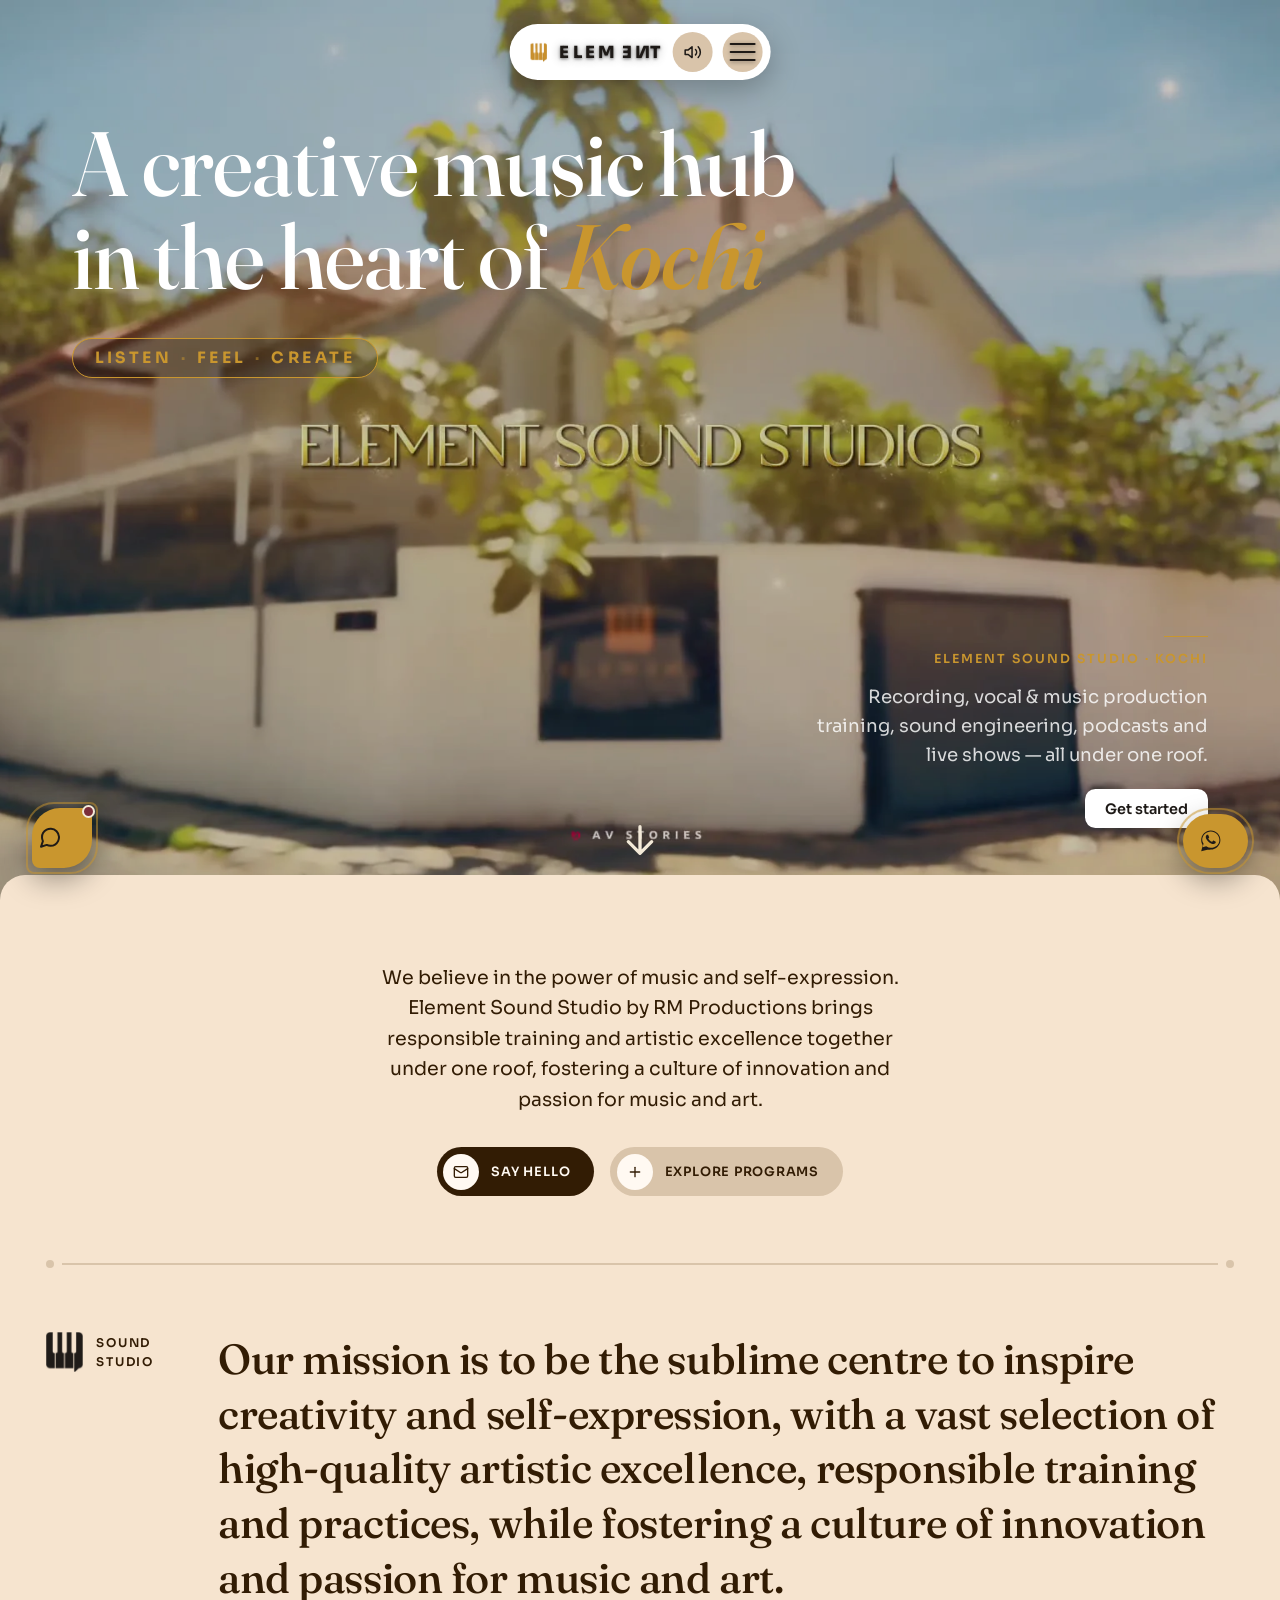
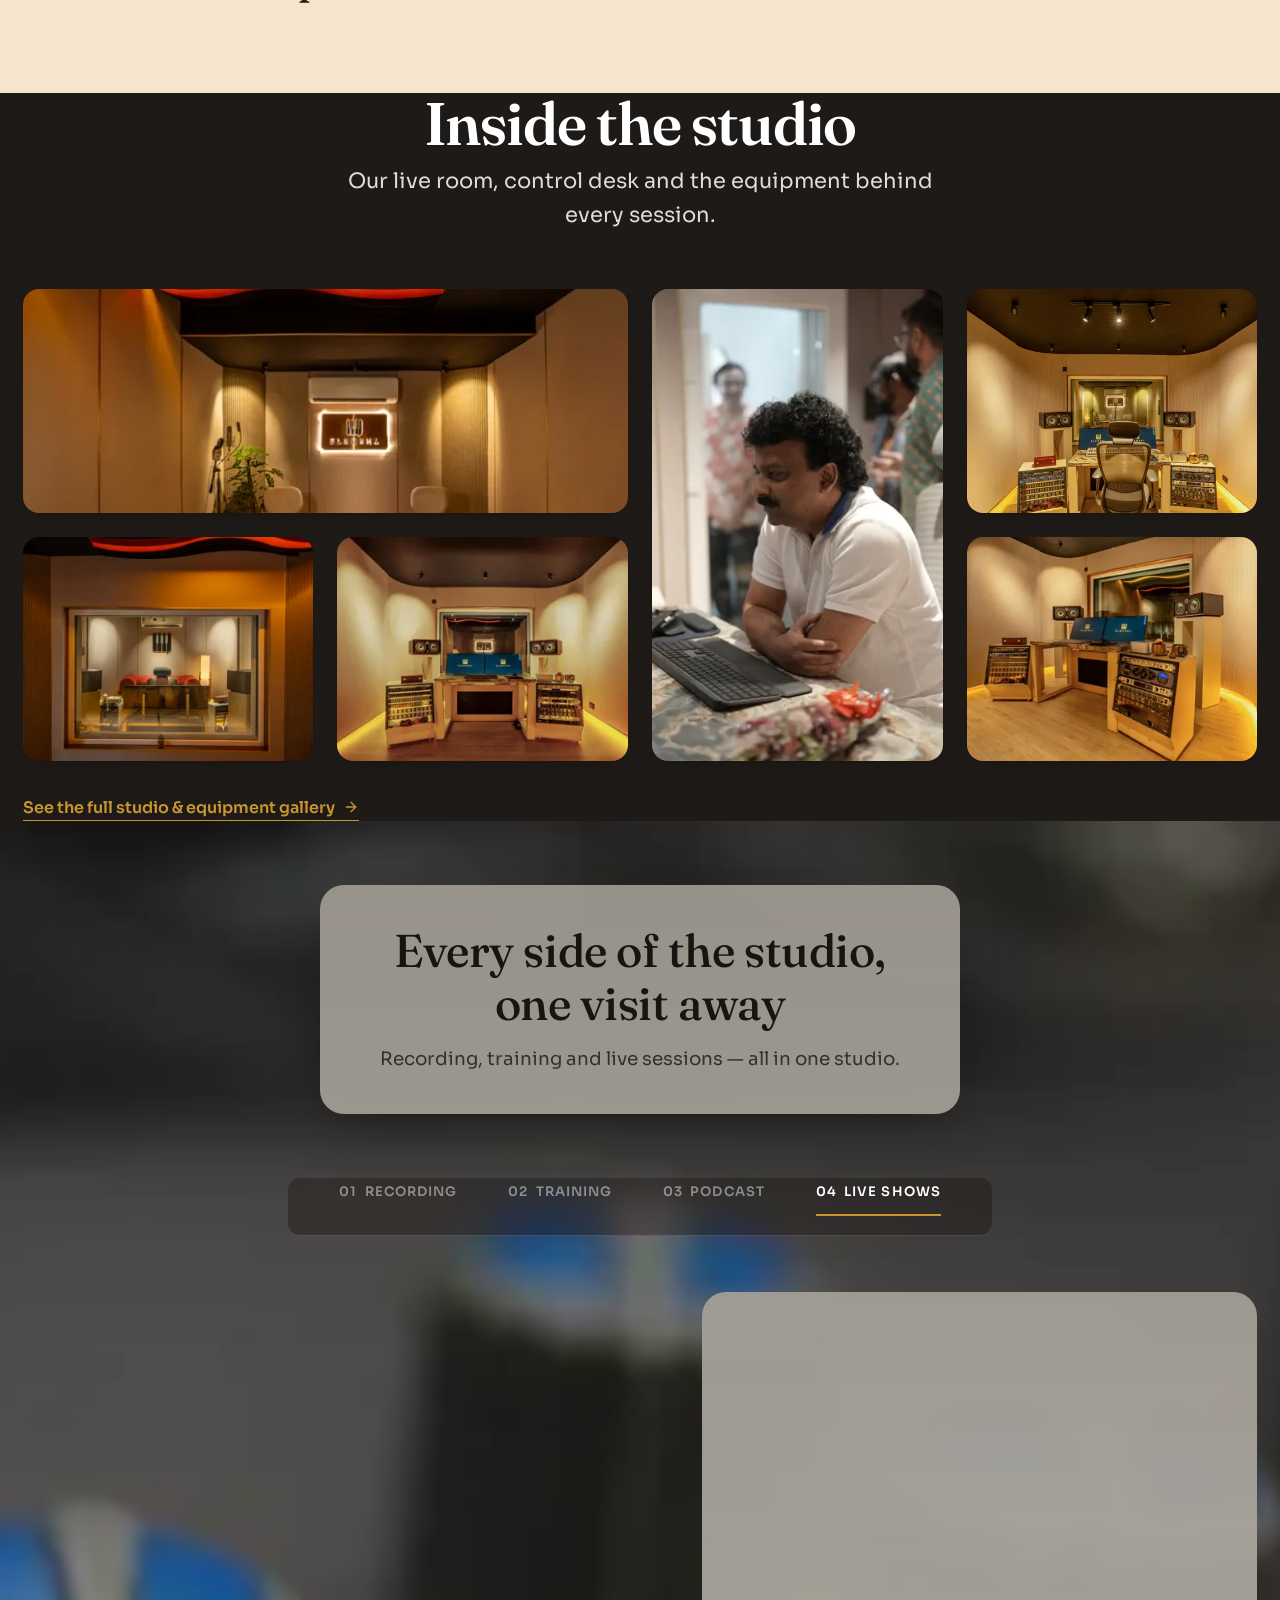
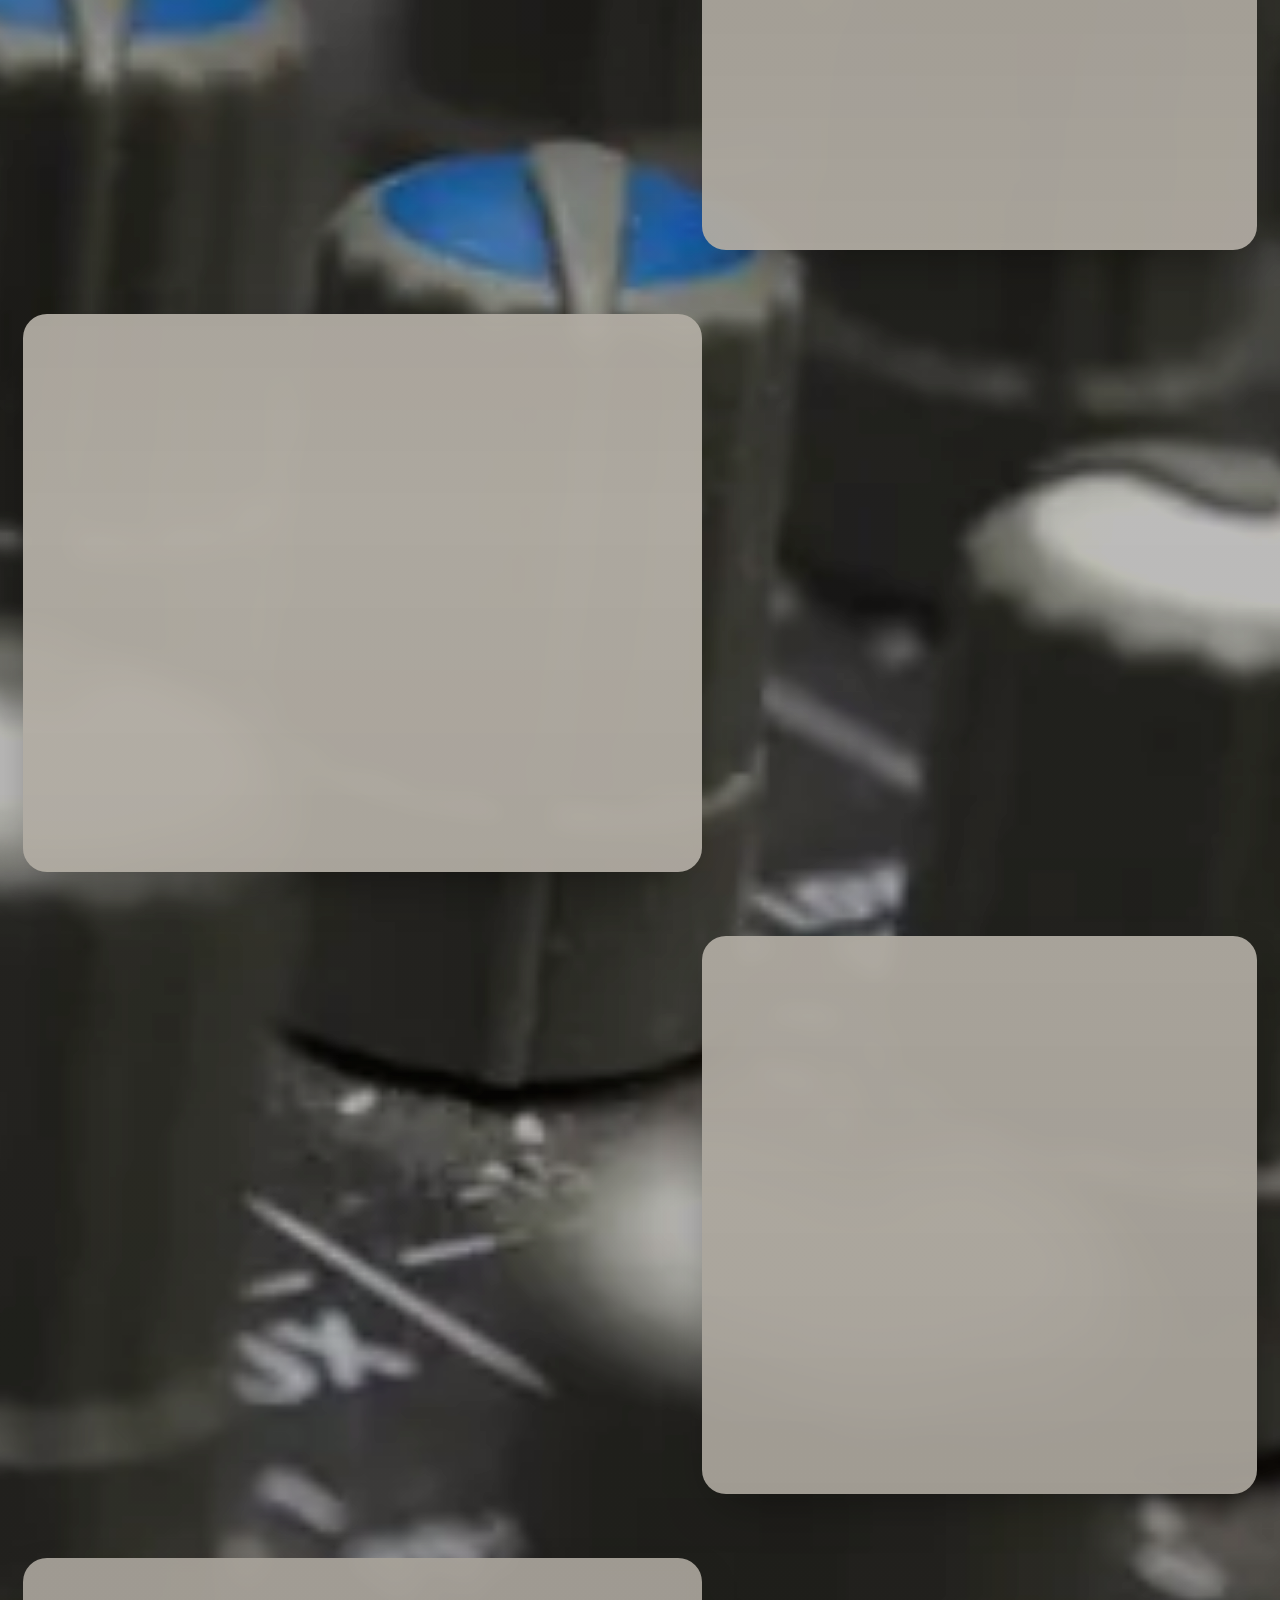
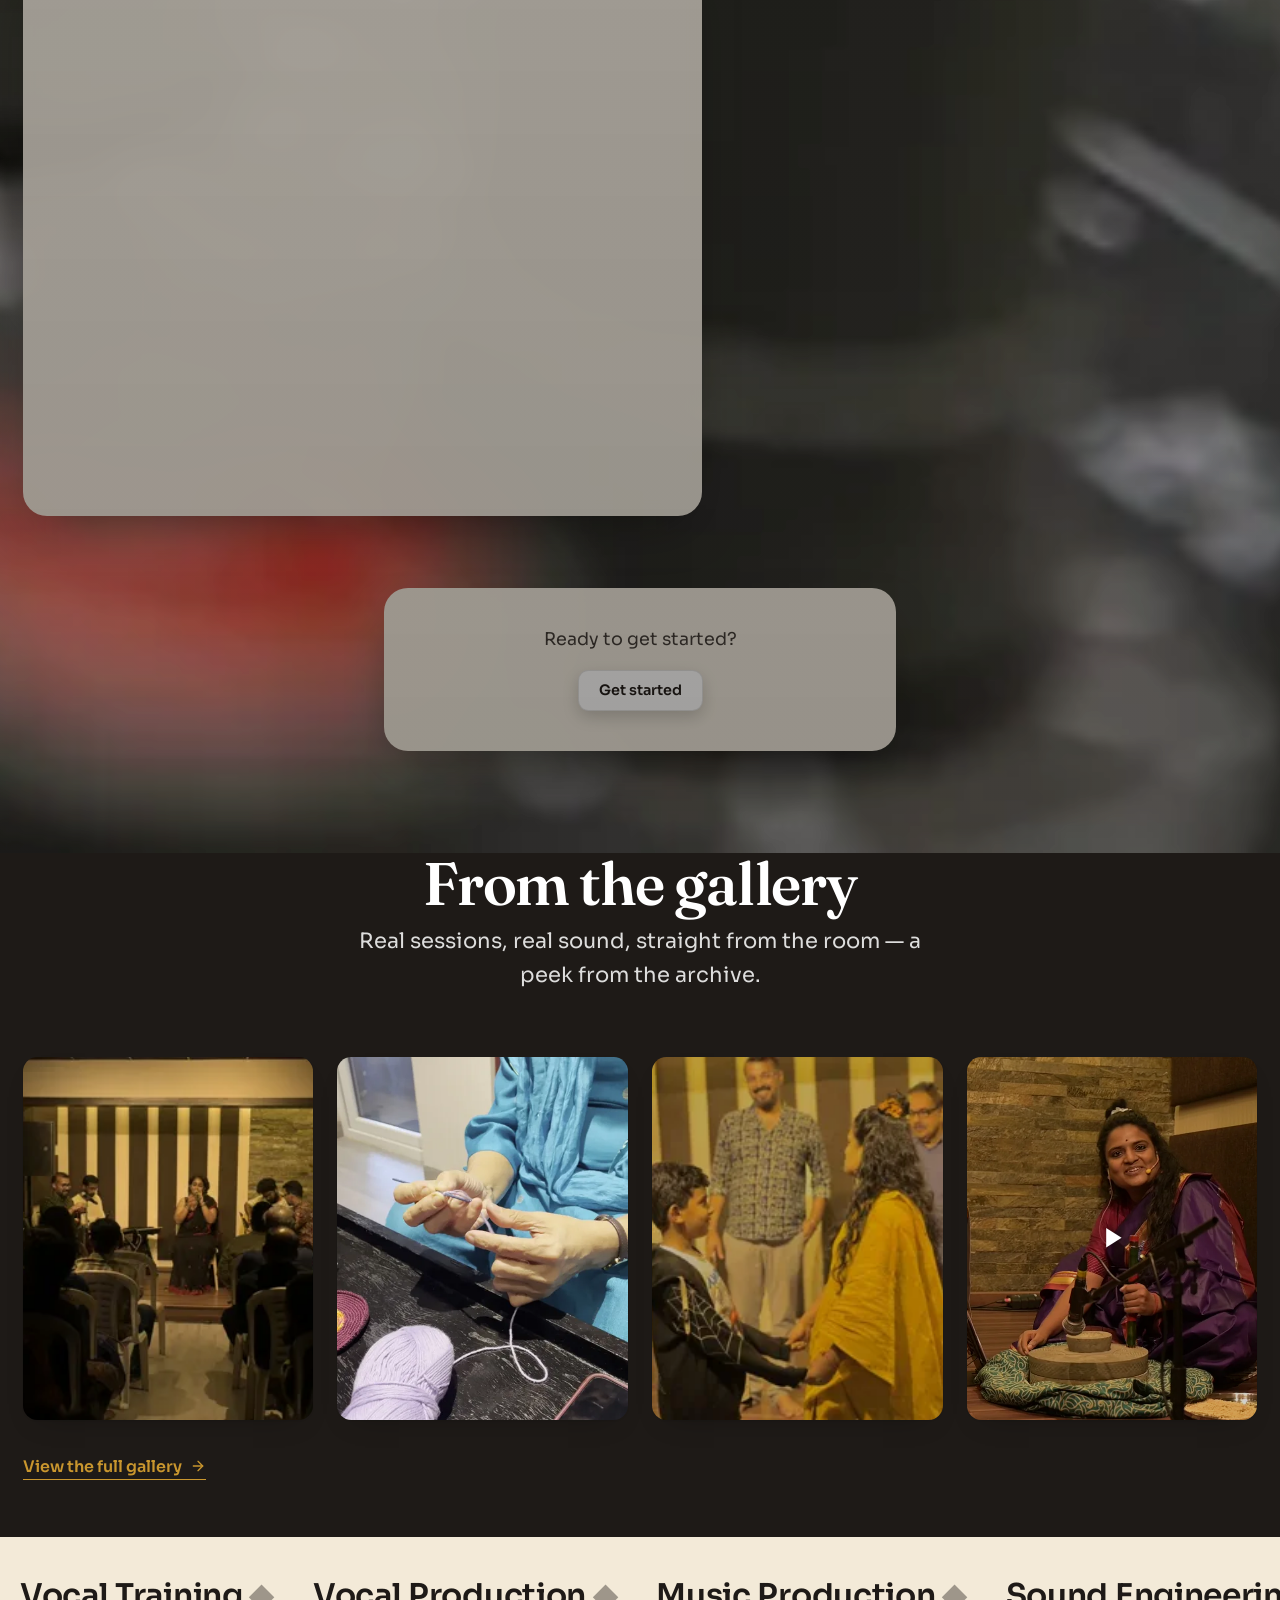
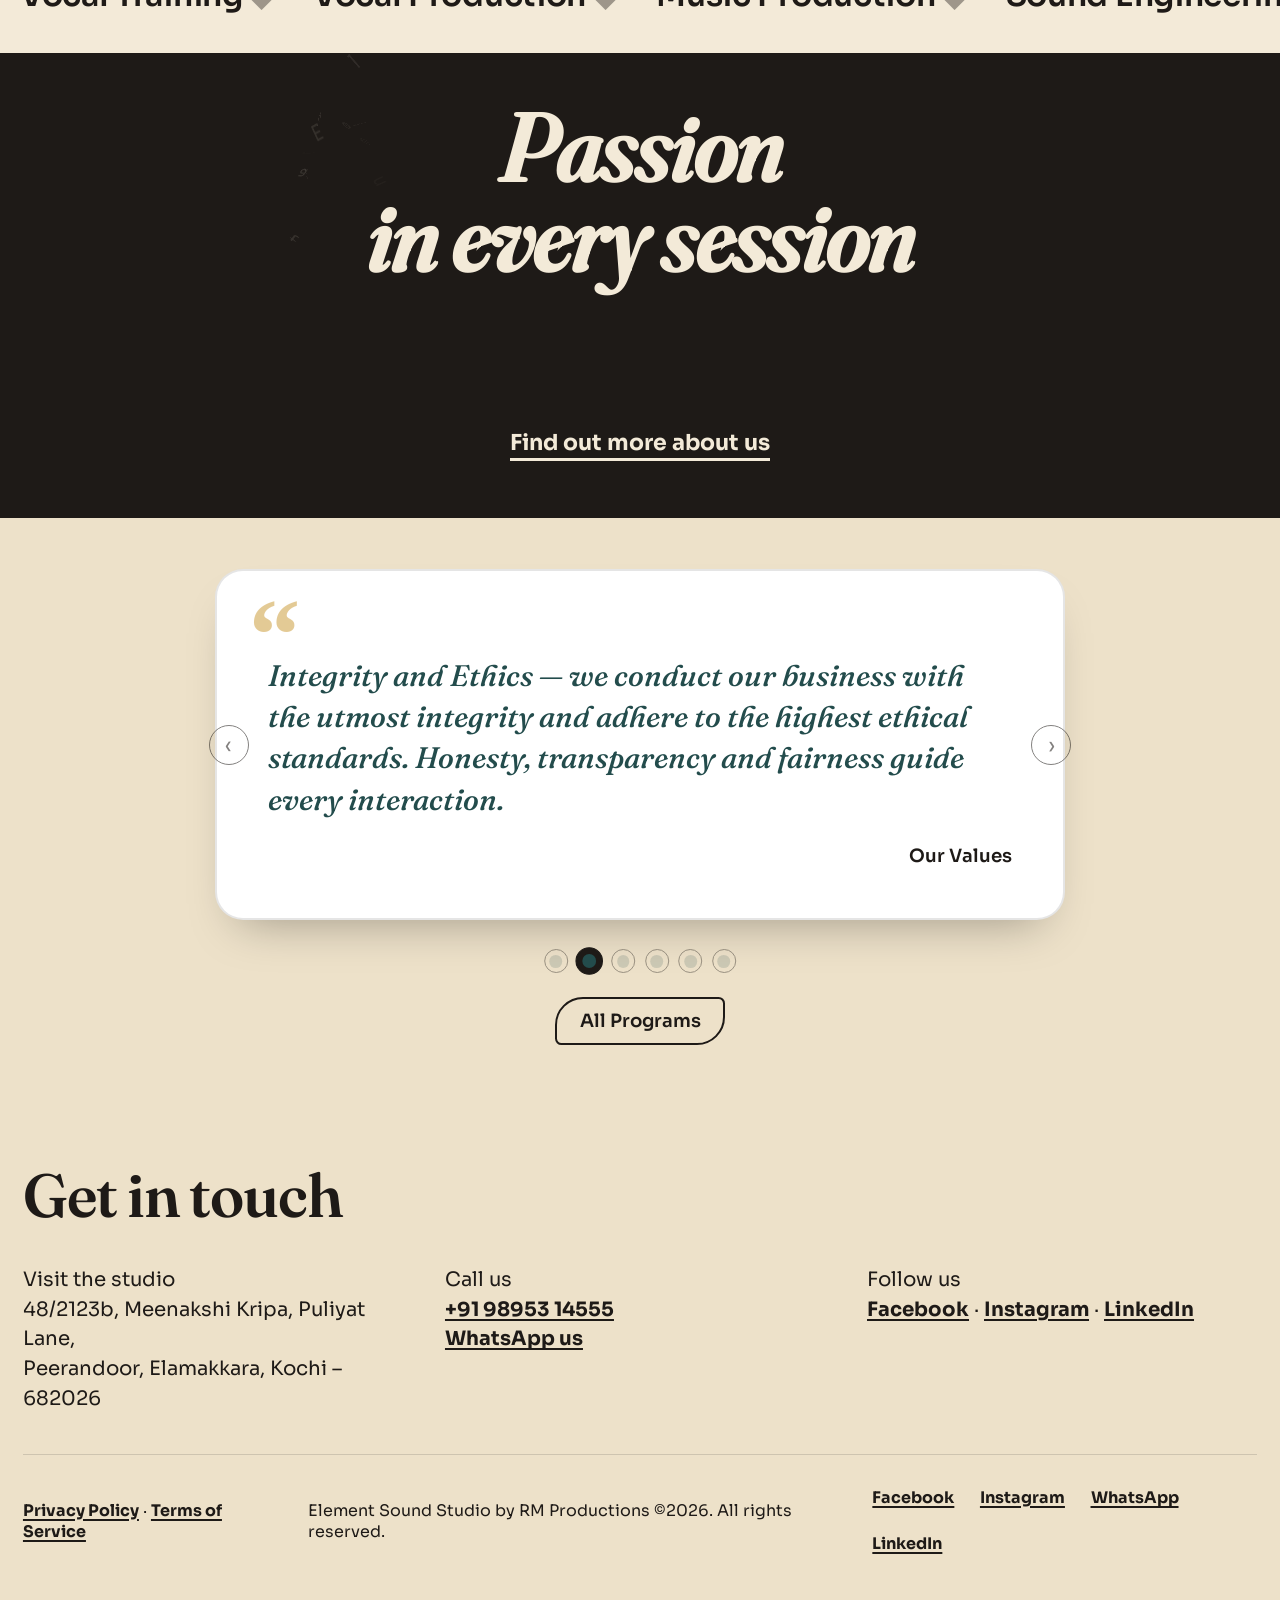
<file: index.html>
﻿<!DOCTYPE html>
<html lang="en-GB">
<head>
<meta charset="UTF-8" />
<meta name="viewport" content="width=device-width, initial-scale=1.0" />
<title>Element Sound Studio — Recording Studio &amp; Music Production Studio in Kochi</title>
<meta name="description" content="Element Sound Studio (Element Culture) is a recording studio and music production studio in Elamakkara, Kochi, offering professional audio recording, mixing &amp; mastering, vocal recording, sound engineering training and live music events." />
<meta name="keywords" content="Element Sound Studio, Element Culture, Recording Studio Kochi, Music Production Studio Kochi, Professional Audio Recording, Mixing and Mastering Kochi, Vocal Recording Studio, Sound Engineering, Music Production, Jamming Studio Kochi, Live Music Studio, Creative Hub Kochi, Music Events Kochi, Live Music Events, Open Mic Kochi, Music Workshops, Art and Culture Events, Artist Community Kochi" />
<meta name="author" content="Element Sound Studio by RM Productions" />
<link rel="canonical" href="https://elementkochi.com/" />
<meta property="og:type" content="website" />
<meta property="og:site_name" content="Element Sound Studio" />
<meta property="og:locale" content="en_IN" />
<meta property="og:title" content="Element Sound Studio — Recording Studio &amp; Music Production Studio in Kochi" />
<meta property="og:description" content="A recording studio and music production studio in Kochi — professional audio recording, mixing &amp; mastering, vocal recording, sound engineering training and live music events at Element Culture." />
<meta property="og:image" content="https://elementkochi.com/public/equipments/IMG-20260723-WA0008.webp" />
<meta name="twitter:card" content="summary_large_image" />
<meta name="twitter:title" content="Element Sound Studio — Recording &amp; Music Production Studio, Kochi" />
<meta name="twitter:description" content="A recording studio and music production studio in Elamakkara, Kochi." />
<meta name="twitter:image" content="https://elementkochi.com/public/equipments/IMG-20260723-WA0008.webp" />
<meta name="geo.region" content="IN-KL" />
<meta name="geo.placename" content="Kochi" />
<meta name="theme-color" content="#1e1a17" />
<link rel="icon" href="favicon.ico?v=3" sizes="any">
<link rel="icon" type="image/png" sizes="32x32" href="public/icons/favicon-32.png?v=3">
<link rel="icon" type="image/png" sizes="16x16" href="public/icons/favicon-16.png?v=3">
<link rel="apple-touch-icon" href="public/icons/apple-touch-icon.png?v=3">
<link rel="manifest" href="site.webmanifest">
<link rel="preload" href="public/fonts/sora.woff2" as="font" type="font/woff2" crossorigin>
<link rel="preload" href="public/fonts/fraunces-normal.woff2" as="font" type="font/woff2" crossorigin>
<link rel="preload" href="style.min.css?v=15" as="style" onload="this.onload=null;this.rel='stylesheet'">
<noscript><link rel="stylesheet" href="style.min.css?v=15"></noscript>

<!-- Structured data -->
<script type="application/ld+json">
{
  "@context": "https://schema.org",
  "@type": "LocalBusiness",
  "name": "Element Sound Studio",
  "alternateName": "Element Culture",
  "description": "Recording studio and music production studio in Elamakkara, Kochi offering professional audio recording, mixing and mastering, vocal recording, sound engineering training, music production and live music events.",
  "url": "https://elementkochi.com/",
  "telephone": "+919895314555",
  "priceRange": "₹1,250 - ₹20,000",
  "image": "https://elementkochi.com/public/element-logo-2.png",
  "address": {
    "@type": "PostalAddress",
    "streetAddress": "48/2123b, Meenakshi Kripa, Puliyat Lane, Peerandoor",
    "addressLocality": "Elamakkara, Kochi",
    "addressRegion": "Kerala",
    "postalCode": "682026",
    "addressCountry": "IN"
  },
  "areaServed": "Kochi, Kerala",
  "sameAs": [
    "https://www.instagram.com/elementsoundstudio_kochi/",
    "https://www.linkedin.com/posts/ranjith-meleppat-a00a542a_elementsoundstudio-elementculture-kochi-ugcPost-7476931120618475520-7l0K/"
  ],
  "makesOffer": [
    { "@type": "Offer", "itemOffered": { "@type": "Service", "name": "Vocal Training" }, "price": "2500", "priceCurrency": "INR" },
    { "@type": "Offer", "itemOffered": { "@type": "Service", "name": "Vocal Production" }, "price": "10000", "priceCurrency": "INR" },
    { "@type": "Offer", "itemOffered": { "@type": "Service", "name": "Music Production" }, "price": "20000", "priceCurrency": "INR" },
    { "@type": "Offer", "itemOffered": { "@type": "Service", "name": "Sound Engineering" }, "price": "20000", "priceCurrency": "INR" },
    { "@type": "Offer", "itemOffered": { "@type": "Service", "name": "Crochet Classes" }, "price": "2500", "priceCurrency": "INR" },
    { "@type": "Offer", "itemOffered": { "@type": "Service", "name": "Studio Time (per hour)" }, "price": "1250", "priceCurrency": "INR" }
  ]
}
</script>
<script type="application/ld+json">
{
  "@context": "https://schema.org",
  "@graph": [
    {
      "@type": "MusicEvent",
      "name": "Listen: Manu Manjith — Puthan Paattukal",
      "startDate": "2026-08-09T16:00:00+05:30",
      "location": { "@type": "Place", "name": "Element Culture", "address": "Peerandoor, Elamakkara, Kochi" },
      "performer": { "@type": "Person", "name": "Manu Manjith" },
      "organizer": { "@type": "Organization", "name": "RM Productions" },
      "eventStatus": "https://schema.org/EventScheduled",
      "eventAttendanceMode": "https://schema.org/OfflineEventAttendanceMode"
    },
    {
      "@type": "Event",
      "name": "Open Mic at Element Culture",
      "startDate": "2026-08-16T16:00:00+05:30",
      "location": { "@type": "Place", "name": "Element Culture", "address": "Perandoor, Elamakkara, Kochi" },
      "organizer": { "@type": "Organization", "name": "Element Culture" },
      "eventStatus": "https://schema.org/EventScheduled",
      "eventAttendanceMode": "https://schema.org/OfflineEventAttendanceMode"
    },
    {
      "@type": "Event",
      "name": "Masterclass with Francis Manakkil",
      "startDate": "2026-09-05",
      "location": { "@type": "Place", "name": "Element Culture", "address": "Peerandoor, Elamakkara, Kochi" },
      "organizer": { "@type": "Organization", "name": "Element Culture" },
      "eventStatus": "https://schema.org/EventScheduled",
      "eventAttendanceMode": "https://schema.org/OfflineEventAttendanceMode"
    }
  ]
}
</script>

<link rel="stylesheet" href="index-page.min.css?v=14">
<link rel="stylesheet" href="chatbot.css?v=1">
</head>
<body>

<!-- Loader -->
<div class="loader" id="loader">
  <div class="loader__mark">
    <img class="loader__logo" src="public/icons/logo-icon-white.png?v=3" width="56" height="61" alt="">
    <span class="loader__text wordmark">ELEM<span class="wordmark__flip">E</span><span class="wordmark__flip">N</span><span class="wordmark__flip--v">T</span></span>
  </div>
</div>

<audio id="introAudio" src="public/audio/logo-voiceover.mp3" preload="auto" playsinline autoplay></audio>
<script>
  /* Earliest possible play attempt — fires the instant this point in the
     HTML is parsed, before the header/hero/video markup below it, so the
     browser's play attempt lines up with the loading screen appearing. */
  document.getElementById('introAudio').play().catch(function () {});
</script>

<main>

  <!-- Hero -->
  <section class="hero">
    <video class="hero__video" autoplay muted loop playsinline poster="public/poster-frames/element-v2.webp" fetchpriority="high">
      <source src="videos/element-v2-mobile.mp4" media="(max-width: 768px)">
      <source src="videos/element-v2.mp4">
    </video>
    <div class="hero__overlay"></div>

    <header class="site-header hero-navbar" id="siteHeader">
      <a href="/" class="brand-logo hero-navbar__brand" aria-label="Element Sound Studio home">
        <img src="public/icons/logo-icon-gold.png?v=2" width="200" height="180" alt="">
        <span class="wordmark">ELEM<span class="wordmark__flip">E</span><span class="wordmark__flip">N</span><span class="wordmark__flip--v">T</span></span>
      </a>
      <div class="hero-navbar__controls">
        <button class="audio-toggle" id="audioToggle" type="button" aria-label="Mute intro audio" aria-pressed="false">
          <svg class="audio-toggle__icon-on" viewBox="0 0 24 24" fill="none" stroke="currentColor" stroke-width="2" stroke-linecap="round" stroke-linejoin="round"><path d="M11 5 6 9H2v6h4l5 4V5Z"/><path d="M15.5 8.5a5 5 0 0 1 0 7"/><path d="M19 5a10 10 0 0 1 0 14"/></svg>
          <svg class="audio-toggle__icon-off" viewBox="0 0 24 24" fill="none" stroke="currentColor" stroke-width="2" stroke-linecap="round" stroke-linejoin="round"><path d="M11 5 6 9H2v6h4l5 4V5Z"/><path d="m23 9-6 6"/><path d="m17 9 6 6"/></svg>
        </button>
        <button class="menu-toggle" id="menuToggle" aria-label="Open menu" aria-expanded="false">
          <span></span><span></span><span></span>
        </button>
      </div>
    </header>

    <div class="hero-kinetic" id="heroKinetic">
      <div class="hero-kinetic__primary" id="heroPrimary">
        <h1 class="hero-kinetic__heading" id="heroHeading">
          <span class="hk-line"><span class="hk-word"><span class="hk-word__inner">A</span></span> <span class="hk-word"><span class="hk-word__inner">creative</span></span> <span class="hk-word"><span class="hk-word__inner">music</span></span> <span class="hk-word"><span class="hk-word__inner">hub</span></span></span>
          <span class="hk-line"><span class="hk-word"><span class="hk-word__inner">in</span></span> <span class="hk-word"><span class="hk-word__inner">the</span></span> <span class="hk-word"><span class="hk-word__inner">heart</span></span> <span class="hk-word"><span class="hk-word__inner">of</span></span> <span class="hk-word hk-word--accent"><span class="hk-word__inner">Kochi</span></span></span>
        </h1>
        <span class="hero-tagline" id="heroTagline">Listen<span class="hero-tagline__dot">&middot;</span>Feel<span class="hero-tagline__dot">&middot;</span>Create</span>
      </div>
      <div class="hero-kinetic__secondary" id="heroSecondary">
        <span class="hero-kinetic__rule" aria-hidden="true"></span>
        <span class="hero-kinetic__eyebrow">Element Sound Studio &middot; Kochi</span>
        <p class="hero-kinetic__subtitle">Recording, vocal &amp; music production training, sound engineering, podcasts and live shows &mdash; all under one roof.</p>
        <div class="hero-kinetic__cta">
          <a href="https://wa.me/919895314555?text=Hi!%20I%20would%20like%20to%20know%20more%20about%20Element%20Sound%20Studio." target="_blank" rel="noopener" class="btn-solid">Get started</a>
        </div>
      </div>
    </div>

    <div class="scroll-prompt" id="scrollPrompt">
      <svg viewBox="0 0 24 24" fill="none" stroke="currentColor" stroke-width="2" stroke-linecap="round" stroke-linejoin="round">
        <path d="M12 4v16M5 13l7 7 7-7" />
      </svg>
    </div>
  </section>

  <!-- Overlap intro card -->
  <section class="overlap-intro">
    <div class="page-container">
      <p class="overlap-intro__lede">We believe in the power of music and self-expression. Element Sound Studio by RM Productions brings responsible training and artistic excellence together under one roof, fostering a culture of innovation and passion for music and art.</p>

      <div class="overlap-intro__actions">
        <a href="https://wa.me/919895314555?text=Hi!%20I%20would%20like%20to%20get%20in%20touch%20with%20Element%20Sound%20Studio." target="_blank" rel="noopener" class="pill-btn pill-btn--dark">
          <span class="pill-btn__icon"><svg viewBox="0 0 24 24" fill="none" stroke="currentColor" stroke-width="2" stroke-linecap="round" stroke-linejoin="round"><rect width="20" height="16" x="2" y="4" rx="2"/><path d="m22 7-8.97 5.7a1.94 1.94 0 0 1-2.06 0L2 7"/></svg></span>
          Say hello
        </a>
        <a href="/programs" class="pill-btn pill-btn--muted">
          <span class="pill-btn__icon"><svg viewBox="0 0 24 24" fill="none" stroke="currentColor" stroke-width="2" stroke-linecap="round" stroke-linejoin="round"><path d="M5 12h14"/><path d="M12 5v14"/></svg></span>
          Explore programs
        </a>
      </div>

      <div class="dot-divider"><div class="dot-divider__line"></div></div>

      <div class="overlap-intro__footer">
        <div class="overlap-intro__mark">
          <img src="public/icons/logo-icon-dark.png?v=2" width="165" height="180" alt="Element Sound Studio">
          <span>Sound<br>Studio</span>
        </div>
        <p class="overlap-intro__statement">Our mission is to be the sublime centre to inspire creativity and self-expression, with a vast selection of high-quality artistic excellence, responsible training and practices, while fostering a culture of innovation and passion for music and art.</p>
      </div>
    </div>
  </section>

  <!-- Studio & equipment showcase: a real look at the room and the gear -->
  <section class="projects-grid" style="padding-bottom:0;">
    <div class="page-container">
      <h2 class="band-heading" style="text-align:center;margin-bottom:.75rem;">Inside the studio</h2>
      <p style="max-width:38rem;margin:0 auto clamp(2.5rem,5vw,3.5rem);text-align:center;font-size:clamp(1.1rem,1rem + .4vw,1.375rem);line-height:1.6;opacity:.85;">Our live room, control desk and the equipment behind every session.</p>

      <a href="/gallery#insideStudio" class="studio-showcase" aria-label="View the full gallery of the studio and equipment">
        <div class="studio-showcase__grid">
          <div class="studio-showcase__item studio-showcase__item--a">
            <img src="public/equipments/IMG-20260723-WA0008-thumb.webp" alt="Live room with a condenser microphone and the illuminated Element logo on the wall" loading="lazy">
          </div>
          <div class="studio-showcase__item studio-showcase__item--b">
            <img src="public/equipments/IMG-20260723-WA0010-thumb.webp" alt="Team member at a workstation during a studio session" loading="lazy">
          </div>
          <div class="studio-showcase__item studio-showcase__item--c">
            <img src="public/equipments/IMG-20260723-WA0009-thumb.webp" alt="Control room with studio monitors and outboard gear" loading="lazy">
          </div>
          <div class="studio-showcase__item studio-showcase__item--d">
            <img src="public/equipments/IMG-20260723-WA0013-thumb.webp" alt="Live room booth with a red sofa and piano-key wall art" loading="lazy">
          </div>
          <div class="studio-showcase__item studio-showcase__item--e">
            <img src="public/equipments/IMG-20260723-WA0011-thumb.webp" alt="Control desk with dual monitors and studio speakers facing the live room window" loading="lazy">
          </div>
          <div class="studio-showcase__item studio-showcase__item--f">
            <img src="public/equipments/IMG-20260723-WA0012-thumb.webp" alt="Producer workstation with laptop, monitors and outboard processing gear" loading="lazy">
          </div>
        </div>
        <span class="studio-showcase__cta">
          See the full studio &amp; equipment gallery
          <svg viewBox="0 0 24 24" fill="none" stroke="currentColor" stroke-width="2" stroke-linecap="round" stroke-linejoin="round"><path d="M5 12h14"/><path d="m12 5 7 7-7 7"/></svg>
        </span>
      </a>
    </div>
  </section>

  <!-- Services: cinematic scroll-driven studio showcase -->
  <section class="features-section">
    <div class="features-section__bg" style="background-image:url('public/stock/production-console-800.webp');"></div>
    <div class="features-section__scrim"></div>
    <div class="page-container">

      <div class="studio-intro" id="studioIntro">
        <h2 class="features-section__heading">Every side of the studio,<br>one visit away</h2>
        <p>Recording, training and live sessions &mdash; all in one studio.</p>
      </div>

      <div class="showcase-shell">
        <nav class="showcase-index" id="showcaseIndex" aria-label="Jump to a studio area">
          <button type="button" class="showcase-index__item is-active" data-target="feature-recording">01 <span>Recording</span></button>
          <button type="button" class="showcase-index__item" data-target="feature-training">02 <span>Training</span></button>
          <button type="button" class="showcase-index__item" data-target="feature-podcast">03 <span>Podcast</span></button>
          <button type="button" class="showcase-index__item" data-target="feature-live">04 <span>Live Shows</span></button>
        </nav>

        <div class="studio-progress" id="studioProgress"></div>

        <div class="studio-rows-clip">
        <div class="studio-rows" id="studioRows">

          <article class="studio-row" id="feature-recording">
            <div class="studio-row__media">
              <div class="studio-row__media-inner">
                <video muted loop playsinline preload="metadata" poster="public/poster-frames/recording-studio.webp">
                  <source src="videos/recording-studio-mobile.mp4" media="(max-width: 768px)">
                  <source src="videos/recording-studio.mp4">
                </video>
              </div>
            </div>
            <div class="studio-row__content">
              <div class="studio-row__inner">
                <span class="studio-row__num">01 &mdash; Recording</span>
                <h3 class="studio-row__title"><span class="sr-word-mask"><span class="sr-word">Recording</span></span> <span class="sr-word-mask"><span class="sr-word">Studio</span></span></h3>
                <p class="studio-row__desc">Professional recording, mixing &amp; mastering for artists and bands, in a space built for focus and clean takes.</p>
                <a class="studio-row__cta" href="https://wa.me/919895314555?text=Hi!%20I%27d%20like%20to%20book%20studio%20time%20at%20Element%20Sound%20Studio." target="_blank" rel="noopener">
                  Book studio time
                  <svg viewBox="0 0 24 24" fill="none" stroke="currentColor" stroke-width="2" stroke-linecap="round" stroke-linejoin="round"><path d="M5 12h14"/><path d="m12 5 7 7-7 7"/></svg>
                </a>
              </div>
            </div>
          </article>

          <article class="studio-row" id="feature-training">
            <div class="studio-row__media">
              <div class="studio-row__media-inner">
                <video muted loop playsinline preload="metadata" poster="public/poster-frames/hero-v1.webp">
                  <source src="videos/hero-v1-mobile.mp4" media="(max-width: 768px)">
                  <source src="videos/hero-v1.mp4">
                </video>
              </div>
            </div>
            <div class="studio-row__content">
              <div class="studio-row__inner">
                <span class="studio-row__num">02 &mdash; Training</span>
                <h3 class="studio-row__title"><span class="sr-word-mask"><span class="sr-word">Training</span></span> <span class="sr-word-mask"><span class="sr-word">Programs</span></span></h3>
                <p class="studio-row__desc">Vocal &amp; music production training, sound engineering courses for every level, from first-timers to working artists.</p>
                <a class="studio-row__cta" href="/programs">
                  View programs
                  <svg viewBox="0 0 24 24" fill="none" stroke="currentColor" stroke-width="2" stroke-linecap="round" stroke-linejoin="round"><path d="M5 12h14"/><path d="m12 5 7 7-7 7"/></svg>
                </a>
              </div>
            </div>
          </article>

          <article class="studio-row" id="feature-podcast">
            <div class="studio-row__media">
              <div class="studio-row__media-inner">
                <video muted loop playsinline preload="metadata" poster="public/poster-frames/podcast.webp">
                  <source src="videos/podcast-mobile.mp4" media="(max-width: 768px)">
                  <source src="videos/podcast.mp4">
                </video>
              </div>
            </div>
            <div class="studio-row__content">
              <div class="studio-row__inner">
                <span class="studio-row__num">03 &mdash; Podcast</span>
                <h3 class="studio-row__title"><span class="sr-word-mask"><span class="sr-word">Podcast</span></span></h3>
                <p class="studio-row__desc">End-to-end podcast recording, editing and production, handled from first take to final upload.</p>
                <a class="studio-row__cta" href="https://wa.me/919895314555?text=Hi!%20I%27d%20like%20to%20start%20a%20podcast%20at%20Element%20Sound%20Studio." target="_blank" rel="noopener">
                  Start your podcast
                  <svg viewBox="0 0 24 24" fill="none" stroke="currentColor" stroke-width="2" stroke-linecap="round" stroke-linejoin="round"><path d="M5 12h14"/><path d="m12 5 7 7-7 7"/></svg>
                </a>
              </div>
            </div>
          </article>

          <article class="studio-row" id="feature-live">
            <div class="studio-row__media">
              <div class="studio-row__media-inner">
                <video muted loop playsinline preload="metadata" poster="public/poster-frames/live-shows.webp">
                  <source src="videos/live-shows-mobile.mp4" media="(max-width: 768px)">
                  <source src="videos/live-shows.mp4">
                </video>
              </div>
            </div>
            <div class="studio-row__content">
              <div class="studio-row__inner">
                <span class="studio-row__num">04 &mdash; Live Shows</span>
                <h3 class="studio-row__title"><span class="sr-word-mask"><span class="sr-word">Live</span></span> <span class="sr-word-mask"><span class="sr-word">Shows</span></span></h3>
                <p class="studio-row__desc">Live show production and creative campaigns that get people talking, on stage and beyond it.</p>
                <a class="studio-row__cta" href="https://wa.me/919895314555?text=Hi!%20I%20would%20like%20to%20enquire%20about%20hosting%20an%20event%20at%20Element%20Culture." target="_blank" rel="noopener">
                  Host an event
                  <svg viewBox="0 0 24 24" fill="none" stroke="currentColor" stroke-width="2" stroke-linecap="round" stroke-linejoin="round"><path d="M5 12h14"/><path d="m12 5 7 7-7 7"/></svg>
                </a>
              </div>
            </div>
          </article>

        </div>
        </div>
      </div>

      <div class="studio-closing">
        <p>Ready to get started?</p>
        <a href="https://wa.me/919895314555?text=Hi!%20I%20would%20like%20to%20know%20more%20about%20Element%20Sound%20Studio." target="_blank" rel="noopener" class="btn-solid">Get started</a>
      </div>
    </div>
  </section>

  <!-- Gallery teaser: a taste of the real studio, pointing through to the full gallery -->
  <section class="projects-grid" style="padding-top:0;">
    <div class="page-container">
      <h2 class="band-heading" style="text-align:center;margin-bottom:.75rem;">From the gallery</h2>
      <p style="max-width:38rem;margin:0 auto clamp(3rem,6vw,4rem);text-align:center;font-size:clamp(1.1rem,1rem + .4vw,1.375rem);line-height:1.6;opacity:.85;">Real sessions, real sound, straight from the room — a peek from the archive.</p>

      <div class="gallery-teaser">
        <div class="gallery-teaser__grid">
          <a href="/gallery#liveMusic" class="gallery-teaser__item" aria-label="View the Live Music section of the gallery">
            <img src="public/gallery/live-music/photo-02-thumb.webp" alt="A vocalist performing with a full band on stage at Element Culture" loading="lazy">
          </a>
          <a href="/gallery#crochetCircle" class="gallery-teaser__item" aria-label="View the Crochet Circle section of the gallery">
            <img src="public/gallery/crochet/photo-03-thumb.webp" alt="A participant focused on a crochet craft activity at Element Culture" loading="lazy">
          </a>
          <a href="/gallery#worldMusicDay" class="gallery-teaser__item" aria-label="View the World Music Day section of the gallery">
            <img src="public/gallery/world-music-day/photo-06-thumb.webp" alt="A warm greeting between a participant and the facilitator at the World Music Day workshop" loading="lazy">
          </a>
          <a href="/gallery#worldMusicDay" class="gallery-teaser__item gallery-teaser__item--video" aria-label="Watch World Music Day videos in the gallery">
            <img src="public/gallery/world-music-day/wmd-6219-poster.webp" alt="Tejashree Ingawale singing with the tanpura at the World Music Day workshop" loading="lazy">
            <span class="gallery-teaser__play"><svg viewBox="0 0 24 24" fill="currentColor"><path d="M8 5v14l11-7z"/></svg></span>
          </a>
        </div>
        <a href="/gallery" class="gallery-teaser__cta">
          View the full gallery
          <svg viewBox="0 0 24 24" fill="none" stroke="currentColor" stroke-width="2" stroke-linecap="round" stroke-linejoin="round"><path d="M5 12h14"/><path d="m12 5 7 7-7 7"/></svg>
        </a>
      </div>
    </div>
  </section>

  <!-- Marquee -->
  <section class="marquee-section">
    <div class="marquee-track" id="marqueeTrack"></div>
  </section>

  <!-- Intro / animated heading (mission statement) -->
  <section class="intro-section">
    <div class="page-container">
      <h2 class="display-1 intro-heading" id="animatedHeading" data-word="Passion">
        <span class="letters" id="animatedLetters"></span>
        <span class="line2">in every session</span>
      </h2>
      <p class="fly-text" data-reverse="true" data-wind-angle="90" data-wind-strength="220" data-scatter="60" data-max-rotation="180" data-depth="80" data-order="ltr" data-start-y="0.85">Element Sound Studio by RM Productions is a recording studio and creative music hub in Elamakkara, Kochi. From vocal training to full production, we help artists of every level find their sound.</p>
      <div class="intro-link">
        <a href="/about" id="findOutMoreLink">Find out more about us</a>
      </div>
    </div>
  </section>

  <!-- Values carousel -->
  <section class="testimonial-section">
    <div class="testimonial-inner">
      <div class="testimonial-card" id="testimonialCard">
        <button type="button" class="testimonial-arrow testimonial-arrow--prev" id="testimonialPrev" aria-label="Show previous value">&#8249;</button>

        <div id="testimonialSlides" aria-live="polite">
          <div class="testimonial-slide is-active" data-index="0">
            <blockquote>Quality and Excellence &mdash; we are committed to offering only the finest and most diverse range of services and continuously strive for excellence in every aspect of our operations.</blockquote>
            <p class="credit">Our Values</p>
          </div>
          <div class="testimonial-slide" data-index="1">
            <blockquote>Integrity and Ethics &mdash; we conduct our business with the utmost integrity and adhere to the highest ethical standards. Honesty, transparency and fairness guide every interaction.</blockquote>
            <p class="credit">Our Values</p>
          </div>
          <div class="testimonial-slide" data-index="2">
            <blockquote>Innovation and Adaptability &mdash; we continuously explore new trends, technologies and ideas to stay ahead in the music industry and meet evolving demands.</blockquote>
            <p class="credit">Our Values</p>
          </div>
          <div class="testimonial-slide" data-index="3">
            <blockquote>Sustainability and Social Responsibility &mdash; we are committed to minimising our environmental footprint and promoting sustainability throughout our operations.</blockquote>
            <p class="credit">Our Values</p>
          </div>
          <div class="testimonial-slide" data-index="4">
            <blockquote>Collaboration and Partnerships &mdash; we foster strong partnerships, understanding that collaboration is key to a robust and resilient creative ecosystem.</blockquote>
            <p class="credit">Our Values</p>
          </div>
          <div class="testimonial-slide" data-index="5">
            <blockquote>Compliance and Regulation &mdash; we strictly adhere to all relevant laws and regulations governing the industry and never compromise on compliance.</blockquote>
            <p class="credit">Our Values</p>
          </div>
        </div>

        <button type="button" class="testimonial-arrow testimonial-arrow--next" id="testimonialNext" aria-label="Show next value">&#8250;</button>
      </div>
      <div class="testimonial-dots" id="testimonialDots"></div>
    </div>
  </section>

  <div class="all-projects" style="background:var(--color-brand-parchment);padding-top:0;">
    <a href="/programs" class="btn-pill" style="color:var(--color-brand-black);border-color:var(--color-brand-black);--btn-hover-fg:var(--color-brand-cream);"><span>All Programs</span></a>
  </div>

  <!-- Footer -->
  <footer class="site-footer">
    <div class="page-container">
      <h3>Get in touch</h3>
      <div class="footer-grid">
        <p>Visit the studio<br>48/2123b, Meenakshi Kripa, Puliyat Lane,<br>Peerandoor, Elamakkara, Kochi &ndash; 682026</p>
        <p>Call us<br><a href="tel:+919895314555">+91 98953 14555</a><br><a href="https://wa.me/919895314555" target="_blank" rel="noopener">WhatsApp us</a></p>
        <p>Follow us<br><a href="https://www.facebook.com/ranjith.meleppat/" target="_blank" rel="noopener">Facebook</a> &middot; <a href="https://www.instagram.com/elementsoundstudio_kochi/" target="_blank" rel="noopener">Instagram</a> &middot; <a href="https://www.linkedin.com/posts/ranjith-meleppat-a00a542a_elementsoundstudio-elementculture-kochi-ugcPost-7476931120618475520-7l0K/" target="_blank" rel="noopener">LinkedIn</a></p>
      </div>
      <div class="footer-bottom">
        <div class="footer-socials">
          <a href="https://www.facebook.com/ranjith.meleppat/" target="_blank" rel="noopener">Facebook</a>
          <a href="https://www.instagram.com/elementsoundstudio_kochi/" target="_blank" rel="noopener">Instagram</a>
          <a href="https://wa.me/919895314555" target="_blank" rel="noopener">WhatsApp</a>
          <a href="https://www.linkedin.com/posts/ranjith-meleppat-a00a542a_elementsoundstudio-elementculture-kochi-ugcPost-7476931120618475520-7l0K/" target="_blank" rel="noopener">LinkedIn</a>
        </div>
        <div class="footer-meta">
          <p><a href="/privacy-policy">Privacy Policy</a> &middot; <a href="/terms">Terms of Service</a></p>
          <p>Element Sound Studio by RM Productions &copy;2026. All rights reserved.</p>
        </div>
      </div>
    </div>
  </footer>

</main>

<!-- Fullscreen menu overlay -->
<div class="menu-overlay" id="menuOverlay">
  <nav class="menu-overlay__list">
    <a class="menu-overlay__item" href="/" data-color="#C97B4A" data-hover="#F3EAD8">Home</a>
    <a class="menu-overlay__item" href="/about" data-color="#234C4C" data-hover="#B9C79A">About</a>
    <a class="menu-overlay__item" href="/programs" data-color="#C9962E" data-hover="#F3EAD8">Programs</a>
    <a class="menu-overlay__item" href="/team" data-color="#7A2E3A" data-hover="#E8C4B8">Team</a>
    <a class="menu-overlay__item" href="/gallery" data-color="#6E7B4F" data-hover="#F3EAD8">Gallery</a>
    <a class="menu-overlay__item" href="/contact" data-color="#B85C38" data-hover="#F3EAD8">Contact</a>
  </nav>
</div>

<a class="whatsapp-fab" href="https://wa.me/919895314555?text=Hi!%20I%20would%20like%20to%20know%20more%20about%20Element%20Sound%20Studio." target="_blank" rel="noopener" aria-label="Chat with Element Sound Studio on WhatsApp">
  <svg viewBox="0 0 32 32" fill="currentColor" aria-hidden="true"><path d="M16.004 3C9.376 3 4 8.373 4 15c0 2.386.703 4.605 1.912 6.463L4 29l7.716-1.878A11.9 11.9 0 0 0 16.004 27C22.63 27 28 21.627 28 15S22.63 3 16.004 3zm0 21.75c-1.94 0-3.745-.57-5.264-1.55l-.377-.24-4.583 1.116 1.145-4.47-.246-.39A9.7 9.7 0 0 1 5.25 15c0-5.938 4.816-10.75 10.754-10.75S26.75 9.062 26.75 15 21.94 24.75 16.004 24.75zm5.63-8.02c-.31-.155-1.828-.902-2.11-1.005-.283-.103-.489-.155-.694.155-.207.31-.797 1.005-.978 1.21-.18.207-.36.232-.668.078-.31-.155-1.306-.481-2.487-1.534-.919-.82-1.539-1.832-1.72-2.14-.18-.31-.02-.478.135-.633.14-.138.31-.36.464-.54.155-.18.207-.31.31-.516.103-.207.052-.387-.026-.542-.078-.155-.694-1.672-.951-2.29-.25-.6-.505-.52-.694-.53l-.592-.01c-.207 0-.542.078-.826.387-.283.31-1.08 1.056-1.08 2.574s1.106 2.988 1.26 3.194c.155.207 2.177 3.324 5.276 4.66.737.318 1.312.508 1.76.65.74.235 1.412.202 1.944.123.593-.089 1.828-.747 2.086-1.468.258-.72.258-1.337.18-1.468-.077-.13-.283-.207-.593-.362z"/></svg>
  <span class="whatsapp-fab__label">Chat on WhatsApp</span>
</a>

<script src="script.min.js?v=5"></script>
<script src="intro-audio.js?v=3"></script>
<script src="chatbot.js?v=2" defer></script>
<script src="vendor/gsap/gsap.min.js" defer></script>
<script src="vendor/gsap/ScrollTrigger.min.js" defer></script>
<script src="fly-text.min.js?v=5" defer></script>

<script>
  (function () {
    var track = document.getElementById('marqueeTrack');
    if (!track) return;
    var items = ['Vocal Training', 'Vocal Production', 'Music Production', 'Sound Engineering', 'Recording', 'Mixing', 'Mastering', 'Podcast', 'Live Shows', 'Crochet'];
    var html = '';
    [1, 2].forEach(function () {
      items.forEach(function (t) {
        html += '<span style="display:inline-block;font-size:clamp(1.25rem,1rem + 1.2vw,2rem);font-weight:600;letter-spacing:-.01em;margin:0 1.25rem;white-space:nowrap;">' + t + ' <span style="opacity:.4;">&#9670;</span></span>';
      });
    });
    track.innerHTML = html;
    track.style.alignItems = 'center';
  })();
</script>

<!-- 1a. Hero: assign staggered per-word reveal delays on load -->
<script>
(function () {
  var words = document.querySelectorAll('#heroKinetic .hk-word__inner');
  words.forEach(function (w, i) {
    w.style.setProperty('--hk-delay', (0.15 + i * 0.07) + 's');
  });
})();
</script>

<!-- 1b. Hero: scroll-linked kinetic drift -->
<script>
(function () {
  var heroSection = document.querySelector('.hero');
  var primary = document.getElementById('heroPrimary');
  var secondary = document.getElementById('heroSecondary');
  var words = document.querySelectorAll('#heroPrimary .hk-word__inner');
  if (!heroSection || !primary || !secondary) return;
  if (window.matchMedia('(prefers-reduced-motion: reduce)').matches) return;

  var ticking = false;
  function update() {
    var rect = heroSection.getBoundingClientRect();
    var progress = Math.min(Math.max(-rect.top / (rect.height || 1), 0), 1);

    primary.style.transform = 'translateY(' + (progress * -34) + 'px)';
    primary.style.opacity = 1 - progress * 0.9;

    secondary.style.transform = 'translateY(' + (progress * 46) + 'px)';
    secondary.style.opacity = 1 - progress * 0.9;

    words.forEach(function (w, i) {
      var dir = i % 2 === 0 ? 1 : -1;
      w.style.transform = 'translateY(0) rotate(' + (progress * dir * (1.5 + i * 0.4)) + 'deg)';
    });

    ticking = false;
  }
  window.addEventListener('scroll', function () {
    if (!ticking) { requestAnimationFrame(update); ticking = true; }
  }, { passive: true });
})();
</script>

<!-- 2a. Studio showcase — word-index setup + intro reveal -->
<script>
(function () {
  document.querySelectorAll('.studio-row .sr-word').forEach(function (w, i) {
    w.style.setProperty('--sr-delay', (i * 0.06) + 's');
  });

  var intro = document.getElementById('studioIntro');
  if (intro && 'IntersectionObserver' in window) {
    var io = new IntersectionObserver(function (entries) {
      entries.forEach(function (entry) {
        if (entry.isIntersecting) { entry.target.classList.add('is-inview'); io.unobserve(entry.target); }
      });
    }, { threshold: 0.3 });
    io.observe(intro);
  } else if (intro) {
    intro.classList.add('is-inview');
  }
})();
</script>

<!-- 2b. Studio showcase — desktop: play/pause in-view video, enter/exit content reveal -->
<script>
(function () {
  var rows = document.querySelectorAll('.studio-row');
  var indexItems = document.querySelectorAll('.showcase-index__item');
  if (!rows.length) return;

  rows.forEach(function (row) {
    var video = row.querySelector('video');
    if (!video) return;
    video.addEventListener('error', function () {
      console.error('[studio-row video failed] ' + row.id + ' — check that its <source> files exist:',
        Array.prototype.map.call(video.querySelectorAll('source'), function (s) { return s.src; }));
    });
  });

  function setActiveIndex(id) {
    indexItems.forEach(function (item) {
      item.classList.toggle('is-active', item.getAttribute('data-target') === id);
    });
  }

  indexItems.forEach(function (item) {
    item.addEventListener('click', function () {
      var targetId = item.getAttribute('data-target');
      var target = document.getElementById(targetId);
      if (!target) return;

      setActiveIndex(targetId);

      var rect = target.getBoundingClientRect();
      var targetTop = rect.top + window.pageYOffset;
      var centerOffset = Math.max((window.innerHeight - rect.height) / 2, 90);
      window.scrollTo({ top: targetTop - centerOffset, behavior: 'smooth' });

      var video = target.querySelector('video');
      if (video && video.play) { video.play().catch(function () {}); }
    });
  });

  if (!('IntersectionObserver' in window)) {
    rows.forEach(function (r) { r.classList.add('is-inview'); });
    return;
  }

  var observer = new IntersectionObserver(function (entries) {
    entries.forEach(function (entry) {
      var video = entry.target.querySelector('video');
      var isMobile = window.innerWidth <= 768;
      if (entry.isIntersecting && entry.intersectionRatio >= 0.4) {
        entry.target.classList.add('is-inview');
        if (!isMobile) {
          if (video && video.play) { video.play().catch(function () {}); }
          setActiveIndex(entry.target.id);
        }
      } else if (!isMobile) {
        entry.target.classList.remove('is-inview');
        if (video && video.pause) { video.pause(); }
      }
    });
  }, { threshold: [0, 0.4, 1] });
  rows.forEach(function (r) { observer.observe(r); });
})();
</script>

<!-- 2c. Studio showcase — mobile: auto-advancing slider -->
<script>
(function () {
  var track = document.getElementById('studioRows');
  var progressWrap = document.getElementById('studioProgress');
  var rows = track ? Array.prototype.slice.call(track.querySelectorAll('.studio-row')) : [];
  if (!track || !rows.length || !progressWrap) return;

  var mq = window.matchMedia('(max-width: 768px)');
  var reduceMotion = window.matchMedia('(prefers-reduced-motion: reduce)').matches;
  var current = 0;
  var timer = null;
  var resumeTimeout = null;

  var segs = rows.map(function () {
    var seg = document.createElement('div');
    seg.className = 'studio-progress__seg';
    var i = document.createElement('i');
    seg.appendChild(i);
    progressWrap.appendChild(seg);
    return seg;
  });

  function syncVideos() {
    rows.forEach(function (row, i) {
      var video = row.querySelector('video');
      if (!video) return;
      if (mq.matches) {
        if (i === current) {
          if (video.readyState === 0) { video.load(); }
          video.play && video.play().catch(function () {});
        } else {
          video.pause && video.pause();
        }
      }
    });
  }

  function render(restartSeg) {
    track.style.transform = 'translateX(-' + (current * 100) + '%)';
    segs.forEach(function (seg, i) {
      seg.classList.remove('is-active', 'is-done');
      if (i < current) { seg.classList.add('is-done'); }
      else if (i === current) {
        if (restartSeg) {
          var i_el = seg.querySelector('i');
          i_el.style.animation = 'none';
          void i_el.offsetWidth;
          i_el.style.animation = '';
        }
        seg.classList.add('is-active');
      }
    });
    syncVideos();
  }

  function goTo(i, restartSeg) {
    current = (i + rows.length) % rows.length;
    render(restartSeg !== false);
  }
  function next() { goTo(current + 1); }

  function stop() { if (timer) { clearInterval(timer); timer = null; } }
  function start() {
    stop();
    if (mq.matches && !reduceMotion) { timer = setInterval(next, 2000); }
  }

  track.addEventListener('touchstart', function () {
    stop();
    if (resumeTimeout) clearTimeout(resumeTimeout);
  }, { passive: true });

  var touchStartX = null;
  track.addEventListener('touchstart', function (e) { touchStartX = e.changedTouches[0].clientX; }, { passive: true });
  track.addEventListener('touchend', function (e) {
    if (touchStartX !== null) {
      var dx = e.changedTouches[0].clientX - touchStartX;
      if (Math.abs(dx) > 40) { dx < 0 ? next() : goTo(current - 1); }
      touchStartX = null;
    }
    if (resumeTimeout) clearTimeout(resumeTimeout);
    resumeTimeout = setTimeout(start, 2400);
  }, { passive: true });

  function onModeChange() {
    current = 0;
    track.style.transform = '';
    render(true);
    start();
  }
  if (mq.addEventListener) { mq.addEventListener('change', onModeChange); } else if (mq.addListener) { mq.addListener(onModeChange); }

  render(true);
  start();
})();
</script>


<!-- 4. Testimonials: 2s autoplay + prev/next + dots + swipe -->
<script>
(function () {
  var slides = Array.prototype.slice.call(document.querySelectorAll('.testimonial-slide'));
  var dotsWrap = document.getElementById('testimonialDots');
  var prevBtn = document.getElementById('testimonialPrev');
  var nextBtn = document.getElementById('testimonialNext');
  var track = document.getElementById('testimonialSlides');
  if (!slides.length || !track || !dotsWrap) return;

  var reduceMotion = window.matchMedia('(prefers-reduced-motion: reduce)').matches;
  var AUTOPLAY_MS = 2000;
  var current = Math.max(0, slides.findIndex(function (s) { return s.classList.contains('is-active'); }));
  var timer = null;

  dotsWrap.innerHTML = '';
  var dots = slides.map(function (_, i) {
    var dot = document.createElement('button');
    dot.type = 'button';
    dot.className = 'testimonial-dot' + (i === current ? ' is-active' : '');
    dot.setAttribute('aria-label', 'Show value ' + (i + 1) + ' of ' + slides.length);
    dot.addEventListener('click', function () { goTo(i); restart(); });
    dotsWrap.appendChild(dot);
    return dot;
  });

  function render() {
    slides.forEach(function (s, i) { s.classList.toggle('is-active', i === current); });
    dots.forEach(function (d, i) { d.classList.toggle('is-active', i === current); });
  }
  function goTo(i) { current = (i + slides.length) % slides.length; render(); }
  function next() { goTo(current + 1); }
  function prev() { goTo(current - 1); }
  function stop() { if (timer) { clearInterval(timer); timer = null; } }
  function start() { stop(); if (!reduceMotion) { timer = setInterval(next, AUTOPLAY_MS); } }
  function restart() { start(); }

  if (prevBtn) prevBtn.addEventListener('click', function () { prev(); restart(); });
  if (nextBtn) nextBtn.addEventListener('click', function () { next(); restart(); });

  var touchStartX = null;
  track.addEventListener('touchstart', function (e) {
    touchStartX = e.changedTouches[0].clientX;
    stop();
  }, { passive: true });
  track.addEventListener('touchend', function (e) {
    if (touchStartX === null) { restart(); return; }
    var dx = e.changedTouches[0].clientX - touchStartX;
    if (Math.abs(dx) > 40) { dx < 0 ? next() : prev(); }
    touchStartX = null;
    restart();
  }, { passive: true });

  render();
  start();
})();
</script>
</body>
</html>
</file>
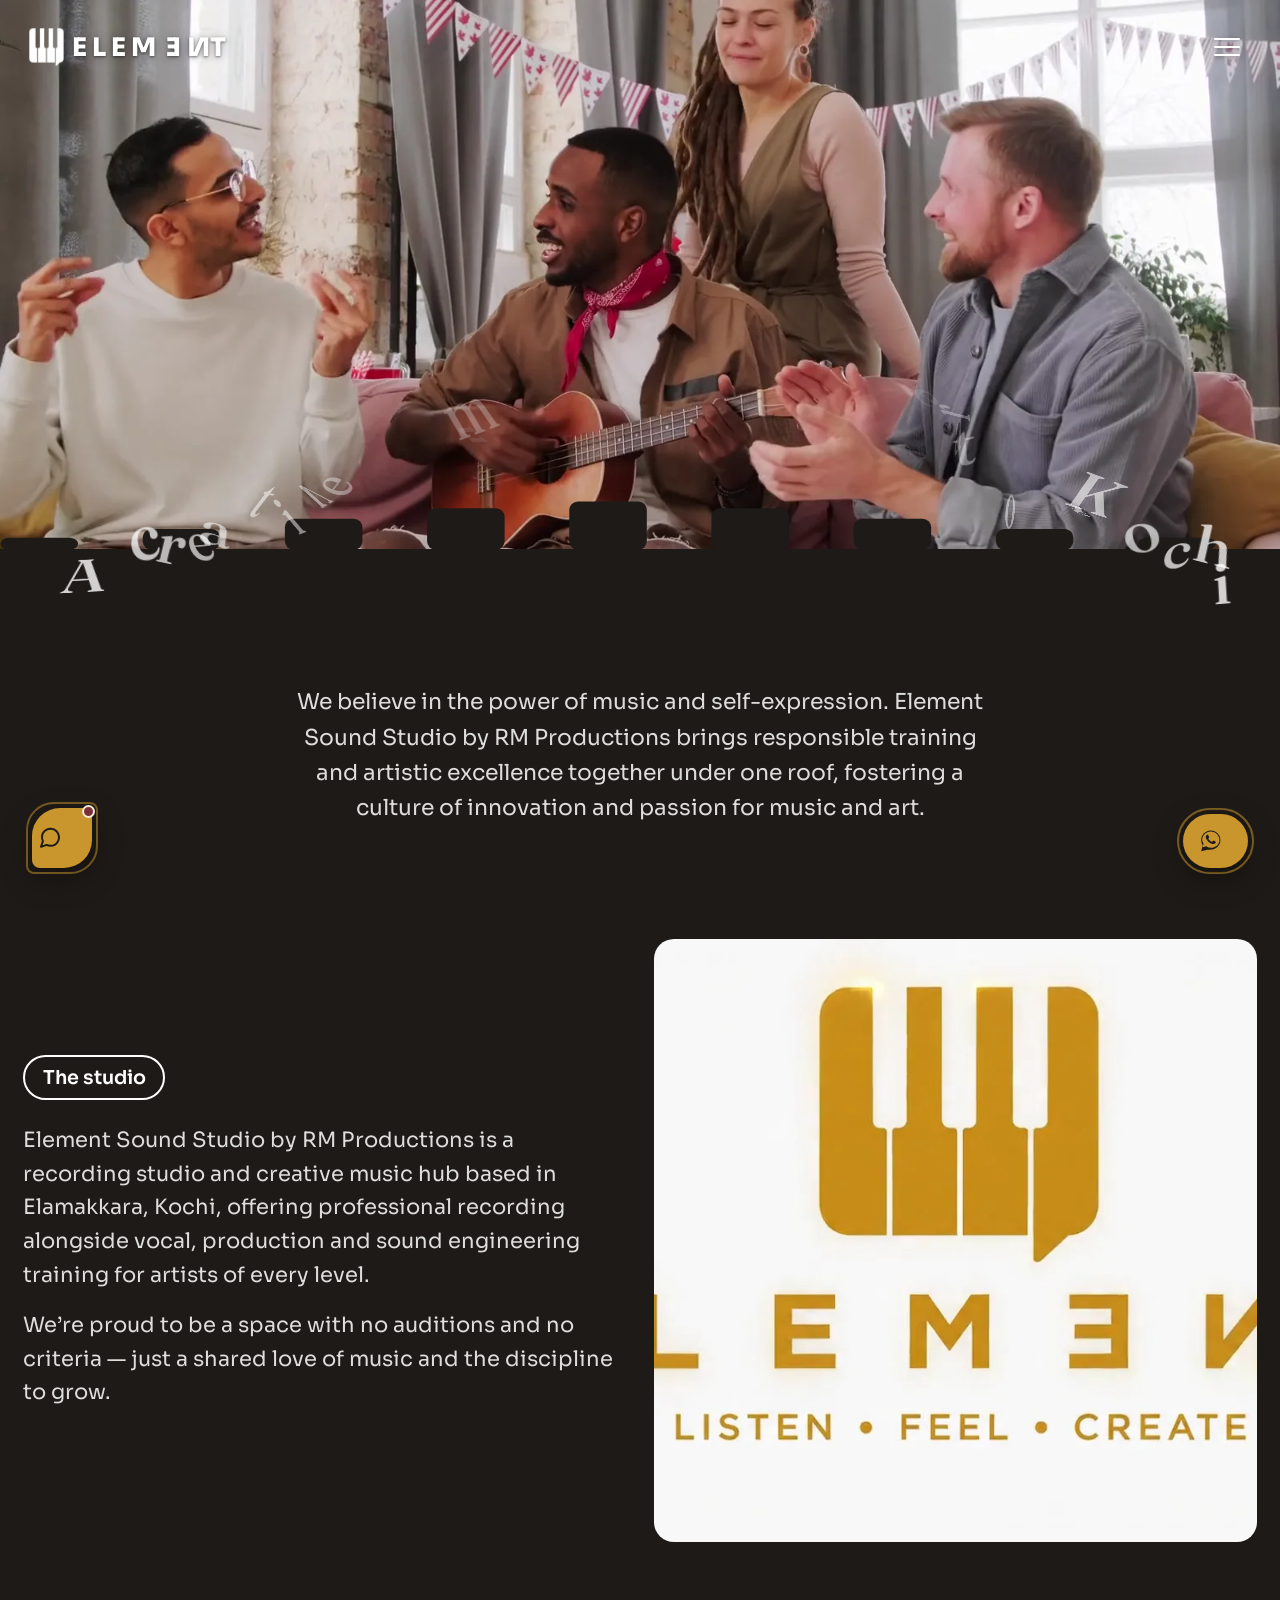
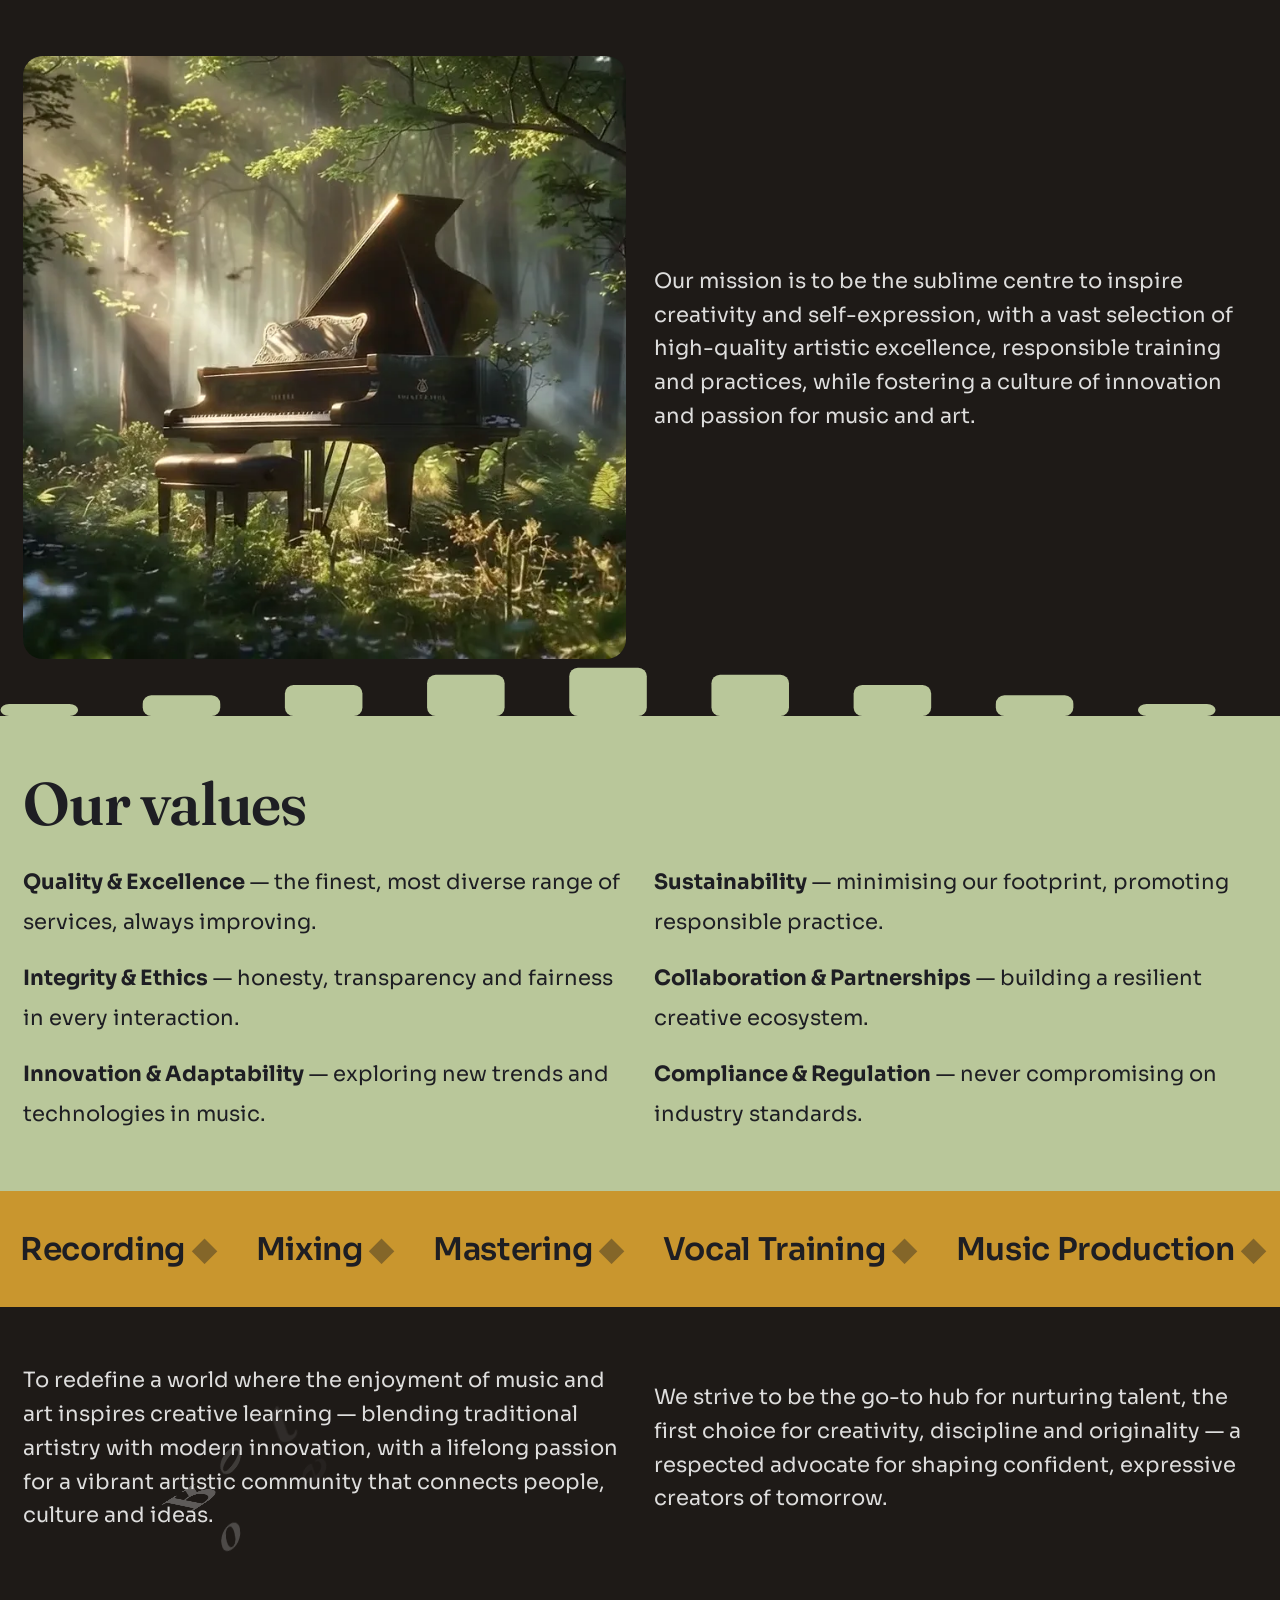
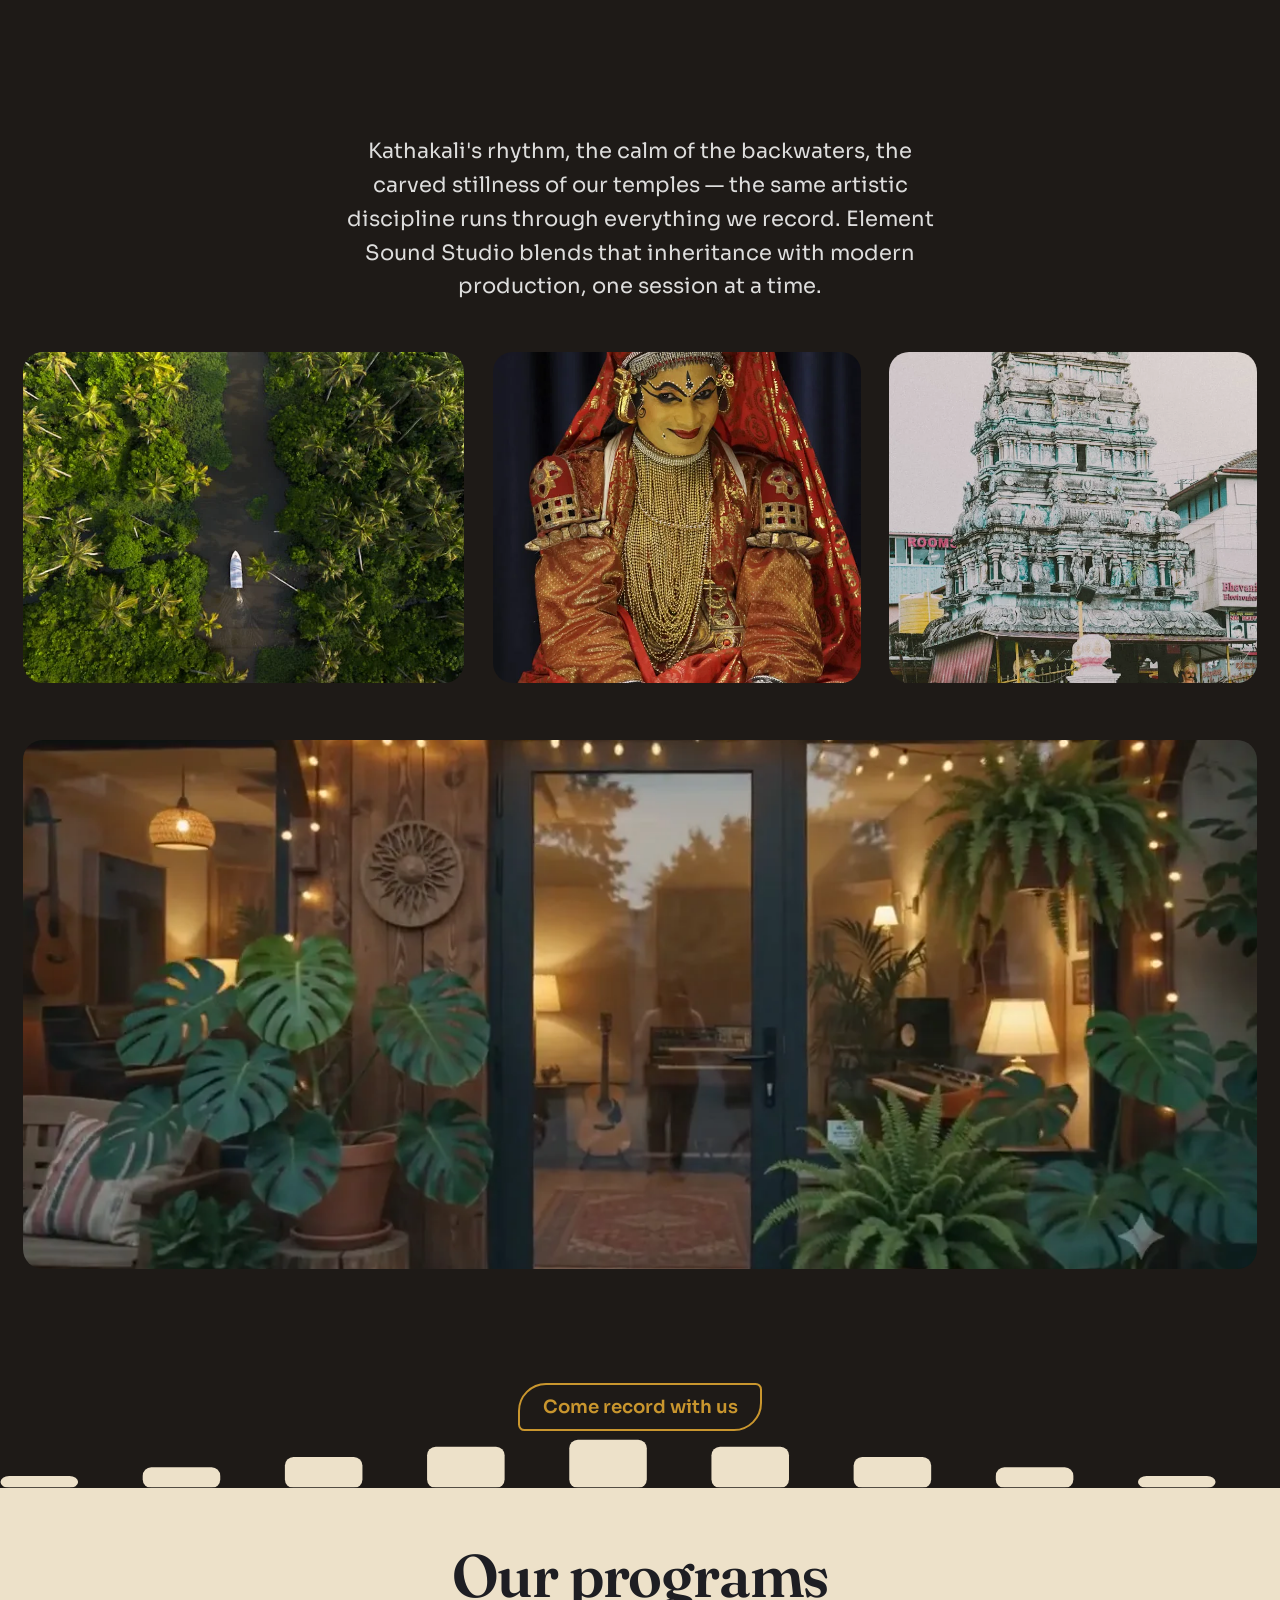
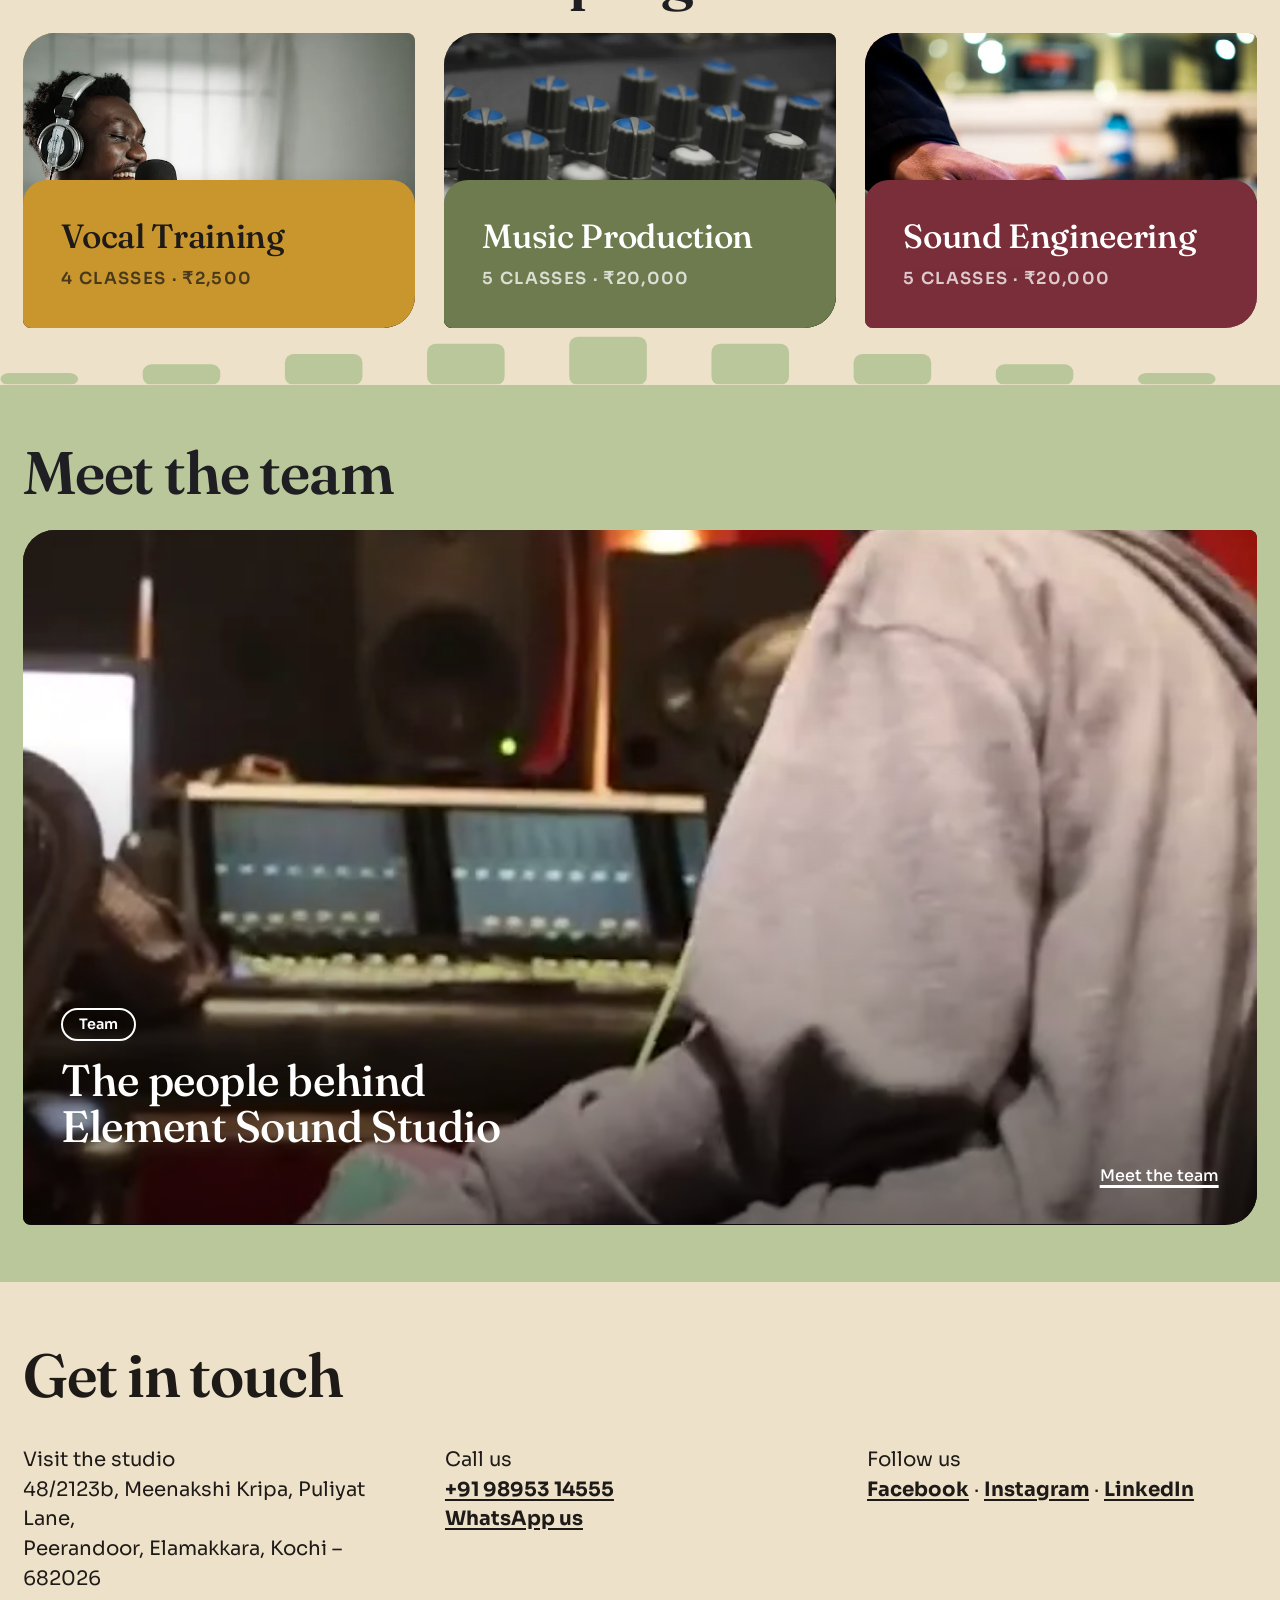
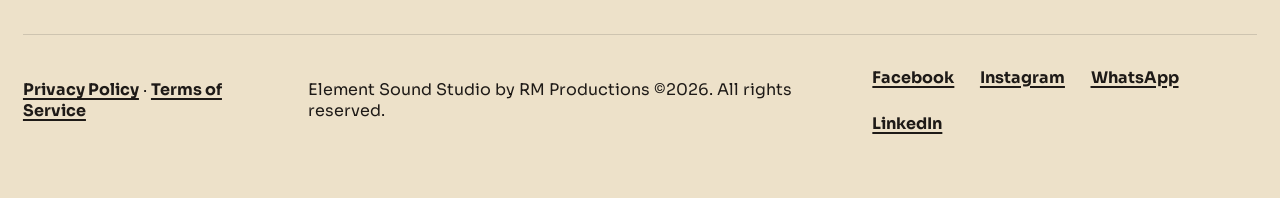
<file: about.html>
﻿<!DOCTYPE html>
<html lang="en-GB">
<head>
<meta charset="UTF-8" />
<meta name="viewport" content="width=device-width, initial-scale=1.0" />
<title>About Element Sound Studio — Creative Hub &amp; Artist Community, Kochi</title>
<meta name="description" content="Element Sound Studio (Element Culture) is a creative hub and artist community in Kochi, built on quality, integrity and innovation — recording, sound engineering and music production for artists of every level." />
<meta name="keywords" content="Element Sound Studio, Element Culture, Recording Studio Kochi, Creative Hub Kochi, Artist Community Kochi, Sound Engineering, Music Production, Art and Culture Events" />
<meta name="author" content="Element Sound Studio by RM Productions" />
<link rel="canonical" href="https://elementkochi.com/about" />
<meta property="og:type" content="website" />
<meta property="og:site_name" content="Element Sound Studio" />
<meta property="og:locale" content="en_IN" />
<meta property="og:title" content="About Element Sound Studio — Creative Hub &amp; Artist Community, Kochi" />
<meta property="og:description" content="A creative hub and artist community in Kochi, built on quality, integrity and innovation — recording, sound engineering and music production for artists of every level." />
<meta property="og:image" content="https://elementkochi.com/public/equipments/IMG-20260723-WA0013.webp" />
<meta name="twitter:card" content="summary_large_image" />
<meta name="twitter:title" content="About — Element Sound Studio, Kochi" />
<meta name="twitter:description" content="A creative hub and artist community in Kochi, built on quality, integrity and innovation." />
<meta name="twitter:image" content="https://elementkochi.com/public/equipments/IMG-20260723-WA0013.webp" />
<meta name="geo.region" content="IN-KL" />
<meta name="geo.placename" content="Kochi" />
<meta name="theme-color" content="#1e1a17" />
<link rel="icon" href="favicon.ico?v=3" sizes="any">
<link rel="icon" type="image/png" sizes="32x32" href="public/icons/favicon-32.png?v=3">
<link rel="icon" type="image/png" sizes="16x16" href="public/icons/favicon-16.png?v=3">
<link rel="apple-touch-icon" href="public/icons/apple-touch-icon.png?v=3">
<link rel="manifest" href="site.webmanifest">
<link rel="preload" href="public/fonts/sora.woff2" as="font" type="font/woff2" crossorigin>
<link rel="preload" href="public/fonts/fraunces-normal.woff2" as="font" type="font/woff2" crossorigin>
<link rel="preload" href="style.min.css?v=15" as="style" onload="this.onload=null;this.rel='stylesheet'">
<noscript><link rel="stylesheet" href="style.min.css?v=15"></noscript>
<link rel="stylesheet" href="chatbot.css?v=1">
<!-- Structured data: add Facebook to sameAs once the Page URL is confirmed. -->
<script type="application/ld+json">
{
  "@context": "https://schema.org",
  "@type": "LocalBusiness",
  "name": "Element Sound Studio",
  "alternateName": "Element Culture",
  "description": "Recording studio and music production studio in Elamakkara, Kochi offering professional audio recording, mixing and mastering, vocal recording, sound engineering training, music production and live music events.",
  "url": "https://elementkochi.com/about",
  "telephone": "+919895314555",
  "priceRange": "₹1,250 - ₹20,000",
  "image": "https://elementkochi.com/public/element-logo-2.png",
  "address": {
    "@type": "PostalAddress",
    "streetAddress": "48/2123b, Meenakshi Kripa, Puliyat Lane, Peerandoor",
    "addressLocality": "Elamakkara, Kochi",
    "addressRegion": "Kerala",
    "postalCode": "682026",
    "addressCountry": "IN"
  },
  "areaServed": "Kochi, Kerala",
  "sameAs": [
    "https://www.instagram.com/elementsoundstudio_kochi/",
    "https://www.linkedin.com/posts/ranjith-meleppat-a00a542a_elementsoundstudio-elementculture-kochi-ugcPost-7476931120618475520-7l0K/"
  ]
}
</script>
<script type="application/ld+json">
{
  "@context": "https://schema.org",
  "@type": "BreadcrumbList",
  "itemListElement": [
    { "@type": "ListItem", "position": 1, "name": "Home", "item": "https://elementkochi.com/index.html" },
    { "@type": "ListItem", "position": 2, "name": "About", "item": "https://elementkochi.com/about.html" }
  ]
}
</script>
</head>
<body class="dark-header">

<div class="loader" id="loader"><div class="loader__mark"><img class="loader__logo" src="public/icons/logo-icon-white.png?v=3" width="56" height="61" alt=""><span class="loader__text wordmark">ELEM<span class="wordmark__flip">E</span><span class="wordmark__flip">N</span><span class="wordmark__flip--v">T</span></span></div></div>

<header class="site-header" id="siteHeader">
  <a href="/" class="brand-logo" aria-label="Element Sound Studio home">
    <img src="public/icons/logo-icon-white.png?v=3" width="165" height="180" alt="">
    <span class="wordmark">ELEM<span class="wordmark__flip">E</span><span class="wordmark__flip">N</span><span class="wordmark__flip--v">T</span></span>
  </a>
  <button class="menu-toggle" id="menuToggle" aria-label="Open menu" aria-expanded="false">
    <span></span><span></span><span></span>
  </button>
</header>

<main>

  <!-- Hero banner -->
  <div class="hero-banner">
    <video autoplay muted loop playsinline poster="public/poster-frames/about-hero.webp">
      <source src="videos/about-hero-mobile.mp4" media="(max-width: 768px)">
      <source src="videos/about-hero.mp4">
    </video>
    <div class="wave-divider" style="position:absolute;bottom:0;left:0;width:100%;margin-bottom:-1px;">
      <svg viewBox="0 0 4455 60" xmlns="http://www.w3.org/2000/svg" style="animation:none;">
        <g fill="#1e1a17"><rect x="0" y="46" width="90" height="14" rx="10"/><rect x="165" y="36" width="90" height="24" rx="10"/><rect x="330" y="24" width="90" height="36" rx="10"/><rect x="495" y="12" width="90" height="48" rx="10"/><rect x="660" y="4" width="90" height="56" rx="10"/><rect x="825" y="12" width="90" height="48" rx="10"/><rect x="990" y="24" width="90" height="36" rx="10"/><rect x="1155" y="36" width="90" height="24" rx="10"/><rect x="1320" y="46" width="90" height="14" rx="10"/><rect x="1485" y="36" width="90" height="24" rx="10"/><rect x="1650" y="24" width="90" height="36" rx="10"/><rect x="1815" y="12" width="90" height="48" rx="10"/><rect x="1980" y="4" width="90" height="56" rx="10"/><rect x="2145" y="12" width="90" height="48" rx="10"/><rect x="2310" y="24" width="90" height="36" rx="10"/><rect x="2475" y="36" width="90" height="24" rx="10"/><rect x="2640" y="46" width="90" height="14" rx="10"/><rect x="2805" y="36" width="90" height="24" rx="10"/><rect x="2970" y="24" width="90" height="36" rx="10"/><rect x="3135" y="12" width="90" height="48" rx="10"/><rect x="3300" y="4" width="90" height="56" rx="10"/><rect x="3465" y="12" width="90" height="48" rx="10"/><rect x="3630" y="24" width="90" height="36" rx="10"/><rect x="3795" y="36" width="90" height="24" rx="10"/><rect x="3960" y="46" width="90" height="14" rx="10"/><rect x="4125" y="36" width="90" height="24" rx="10"/><rect x="4290" y="24" width="90" height="36" rx="10"/></g>
      </svg>
    </div>
  </div>

  <section class="page-hero" style="padding-top:clamp(2.5rem,4vw,4.5rem);">
    <div class="page-container">
      <h1 class="display-2 fly-text" data-reverse="true" data-wind-angle="80" data-wind-strength="260" data-scatter="70" data-max-rotation="200" data-depth="100" data-order="outward" data-start-y="0.8">A creative music hub in the heart of Kochi</h1>
      <p class="lede">We believe in the power of music and self-expression. Element Sound Studio by RM Productions brings responsible training and artistic excellence together under one roof, fostering a culture of innovation and passion for music and art.</p>
    </div>
  </section>

  <section class="split-block dark">
    <div class="page-container">
      <div class="grid-2">
        <div class="copy rte-block">
          <span class="eyebrow pill" style="margin-bottom:1.5rem;display:inline-block;">The studio</span>
          <p>Element Sound Studio by RM Productions is a recording studio and creative music hub based in Elamakkara, Kochi, offering professional recording alongside vocal, production and sound engineering training for artists of every level.</p>
          <p>We&rsquo;re proud to be a space with no auditions and no criteria &mdash; just a shared love of music and the discipline to grow.</p>
        </div>
        <video class="lazy-bg-video" muted loop playsinline preload="none" poster="public/poster-frames/music-9.webp" src="videos/music-9.mp4"></video>
      </div>
    </div>
  </section>

  <section class="split-block dark reverse">
    <div class="page-container">
      <div class="grid-2">
        <div class="copy rte-block">
          <p>Our mission is to be the sublime centre to inspire creativity and self-expression, with a vast selection of high-quality artistic excellence, responsible training and practices, while fostering a culture of innovation and passion for music and art.</p>
        </div>
        <video class="lazy-bg-video" muted loop playsinline preload="none" poster="public/poster-frames/music-10.webp" src="videos/music-10.mp4"></video>
      </div>
    </div>
  </section>

  <!-- Moss band: Company values -->
  <section class="color-band band-moss">
    <div class="color-band__wave"><svg viewBox="0 0 4455 60" xmlns="http://www.w3.org/2000/svg"><g><rect x="0" y="46" width="90" height="14" rx="10"/><rect x="165" y="36" width="90" height="24" rx="10"/><rect x="330" y="24" width="90" height="36" rx="10"/><rect x="495" y="12" width="90" height="48" rx="10"/><rect x="660" y="4" width="90" height="56" rx="10"/><rect x="825" y="12" width="90" height="48" rx="10"/><rect x="990" y="24" width="90" height="36" rx="10"/><rect x="1155" y="36" width="90" height="24" rx="10"/><rect x="1320" y="46" width="90" height="14" rx="10"/><rect x="1485" y="36" width="90" height="24" rx="10"/><rect x="1650" y="24" width="90" height="36" rx="10"/><rect x="1815" y="12" width="90" height="48" rx="10"/><rect x="1980" y="4" width="90" height="56" rx="10"/><rect x="2145" y="12" width="90" height="48" rx="10"/><rect x="2310" y="24" width="90" height="36" rx="10"/><rect x="2475" y="36" width="90" height="24" rx="10"/><rect x="2640" y="46" width="90" height="14" rx="10"/><rect x="2805" y="36" width="90" height="24" rx="10"/><rect x="2970" y="24" width="90" height="36" rx="10"/><rect x="3135" y="12" width="90" height="48" rx="10"/><rect x="3300" y="4" width="90" height="56" rx="10"/><rect x="3465" y="12" width="90" height="48" rx="10"/><rect x="3630" y="24" width="90" height="36" rx="10"/><rect x="3795" y="36" width="90" height="24" rx="10"/><rect x="3960" y="46" width="90" height="14" rx="10"/><rect x="4125" y="36" width="90" height="24" rx="10"/><rect x="4290" y="24" width="90" height="36" rx="10"/></g></svg></div>
    <div class="page-container">
      <h2 class="band-heading">Our values</h2>
      <div class="capability-columns">
        <div>
          <p><strong>Quality &amp; Excellence</strong> &mdash; the finest, most diverse range of services, always improving.</p>
          <p><strong>Integrity &amp; Ethics</strong> &mdash; honesty, transparency and fairness in every interaction.</p>
          <p><strong>Innovation &amp; Adaptability</strong> &mdash; exploring new trends and technologies in music.</p>
        </div>
        <div>
          <p><strong>Sustainability</strong> &mdash; minimising our footprint, promoting responsible practice.</p>
          <p><strong>Collaboration &amp; Partnerships</strong> &mdash; building a resilient creative ecosystem.</p>
          <p><strong>Compliance &amp; Regulation</strong> &mdash; never compromising on industry standards.</p>
        </div>
      </div>
    </div>
  </section>

  <!-- Gold band: text marquee -->
  <section class="color-band band-gold band-marquee" style="padding-top:clamp(1.5rem,3vw,2.5rem);padding-bottom:clamp(1.5rem,3vw,2.5rem);">
    <div class="color-band__wave"><svg viewBox="0 0 4455 60" xmlns="http://www.w3.org/2000/svg"><g><rect x="0" y="46" width="90" height="14" rx="10"/><rect x="165" y="36" width="90" height="24" rx="10"/><rect x="330" y="24" width="90" height="36" rx="10"/><rect x="495" y="12" width="90" height="48" rx="10"/><rect x="660" y="4" width="90" height="56" rx="10"/><rect x="825" y="12" width="90" height="48" rx="10"/><rect x="990" y="24" width="90" height="36" rx="10"/><rect x="1155" y="36" width="90" height="24" rx="10"/><rect x="1320" y="46" width="90" height="14" rx="10"/><rect x="1485" y="36" width="90" height="24" rx="10"/><rect x="1650" y="24" width="90" height="36" rx="10"/><rect x="1815" y="12" width="90" height="48" rx="10"/><rect x="1980" y="4" width="90" height="56" rx="10"/><rect x="2145" y="12" width="90" height="48" rx="10"/><rect x="2310" y="24" width="90" height="36" rx="10"/><rect x="2475" y="36" width="90" height="24" rx="10"/><rect x="2640" y="46" width="90" height="14" rx="10"/><rect x="2805" y="36" width="90" height="24" rx="10"/><rect x="2970" y="24" width="90" height="36" rx="10"/><rect x="3135" y="12" width="90" height="48" rx="10"/><rect x="3300" y="4" width="90" height="56" rx="10"/><rect x="3465" y="12" width="90" height="48" rx="10"/><rect x="3630" y="24" width="90" height="36" rx="10"/><rect x="3795" y="36" width="90" height="24" rx="10"/><rect x="3960" y="46" width="90" height="14" rx="10"/><rect x="4125" y="36" width="90" height="24" rx="10"/><rect x="4290" y="24" width="90" height="36" rx="10"/></g></svg></div>
    <div class="marquee-track" id="marqueeTrackAbout"></div>
  </section>

  <section class="split-block dark">
    <div class="page-container">
      <div class="grid-2">
        <div class="copy rte-block">
          <p>To redefine a world where the enjoyment of music and art inspires creative learning &mdash; blending traditional artistry with modern innovation, with a lifelong passion for a vibrant artistic community that connects people, culture and ideas.</p>
        </div>
        <div class="copy rte-block">
          <p>We strive to be the go-to hub for nurturing talent, the first choice for creativity, discipline and originality &mdash; a respected advocate for shaping confident, expressive creators of tomorrow.</p>
        </div>
      </div>
    </div>
  </section>

  <!-- Kerala roots section -->
  <section class="split-block dark">
    <div class="page-container">
      <h2 class="band-heading fly-text" style="text-align:center;margin-bottom:.75rem;" data-reverse="true" data-wind-angle="90" data-wind-strength="240" data-scatter="65" data-max-rotation="220" data-depth="90" data-order="ltr" data-start-y="0.82">Rooted in Kerala, tuned to the world</h2>
      <p style="max-width:38rem;margin:0 auto clamp(2rem,4vw,3rem);text-align:center;font-size:clamp(1.1rem,1rem + .4vw,1.375rem);line-height:1.6;opacity:.85;">Kathakali's rhythm, the calm of the backwaters, the carved stillness of our temples &mdash; the same artistic discipline runs through everything we record. Element Sound Studio blends that inheritance with modern production, one session at a time.</p>
      <div class="gallery-3">
        <img src="public/stock/kerala-backwaters-900.webp" width="900" height="506" alt="Aerial view of a boat gliding through Kerala's palm-lined backwaters" loading="lazy">
        <img src="public/stock/kathakali-dancer-700.webp" width="700" height="1050" alt="Kathakali dancer in traditional Kerala costume and makeup" loading="lazy">
        <img src="public/stock/temple-gopuram-700.webp" width="700" height="1050" alt="Ornate South Indian temple gopuram tower" loading="lazy">
      </div>
    </div>
  </section>

  <section class="split-block dark" style="padding-top:0;">
    <div class="page-container">
      <video class="lazy-bg-video" muted loop playsinline preload="none" poster="public/poster-frames/music-11.webp" src="videos/music-11.mp4" style="border-radius:1.25rem;width:100%;aspect-ratio:21/9;object-fit:cover;"></video>
    </div>
  </section>

  <section class="all-projects" style="background:var(--base-bg);">
    <a href="https://wa.me/919895314555?text=Hi!%20I%20would%20like%20to%20enquire%20about%20recording%20at%20Element%20Sound%20Studio." target="_blank" rel="noopener" class="btn-pill" style="color:var(--color-brand-gold);border-color:var(--color-brand-gold);"><span>Come record with us</span></a>
  </section>

  <!-- Parchment band: Programs -->
  <section class="color-band band-parchment">
    <div class="color-band__wave"><svg viewBox="0 0 4455 60" xmlns="http://www.w3.org/2000/svg"><g><rect x="0" y="46" width="90" height="14" rx="10"/><rect x="165" y="36" width="90" height="24" rx="10"/><rect x="330" y="24" width="90" height="36" rx="10"/><rect x="495" y="12" width="90" height="48" rx="10"/><rect x="660" y="4" width="90" height="56" rx="10"/><rect x="825" y="12" width="90" height="48" rx="10"/><rect x="990" y="24" width="90" height="36" rx="10"/><rect x="1155" y="36" width="90" height="24" rx="10"/><rect x="1320" y="46" width="90" height="14" rx="10"/><rect x="1485" y="36" width="90" height="24" rx="10"/><rect x="1650" y="24" width="90" height="36" rx="10"/><rect x="1815" y="12" width="90" height="48" rx="10"/><rect x="1980" y="4" width="90" height="56" rx="10"/><rect x="2145" y="12" width="90" height="48" rx="10"/><rect x="2310" y="24" width="90" height="36" rx="10"/><rect x="2475" y="36" width="90" height="24" rx="10"/><rect x="2640" y="46" width="90" height="14" rx="10"/><rect x="2805" y="36" width="90" height="24" rx="10"/><rect x="2970" y="24" width="90" height="36" rx="10"/><rect x="3135" y="12" width="90" height="48" rx="10"/><rect x="3300" y="4" width="90" height="56" rx="10"/><rect x="3465" y="12" width="90" height="48" rx="10"/><rect x="3630" y="24" width="90" height="36" rx="10"/><rect x="3795" y="36" width="90" height="24" rx="10"/><rect x="3960" y="46" width="90" height="14" rx="10"/><rect x="4125" y="36" width="90" height="24" rx="10"/><rect x="4290" y="24" width="90" height="36" rx="10"/></g></svg></div>
    <div class="page-container">
      <h2 class="band-heading" style="text-align:center;margin-bottom:var(--gutter);">Our programs</h2>
      <div class="cards cards--3">
        <a class="project-card" style="--card-color:#C9962E;" href="/programs">
          <div class="project-card__img-wrap is-photo">
            <img src="public/stock/vocalist-mic-800.webp" width="800" height="534" alt="Vocal training session with microphone" loading="lazy">
          </div>
          <div class="project-card__overlay">
            <p class="project-card__caption">Vocal Training</p>
            <span class="project-card__client">4 classes &middot; &#8377;2,500</span>
          </div>
        </a>
        <a class="project-card" style="--card-color:#6E7B4F;color:#fff;" href="/programs">
          <div class="project-card__img-wrap is-photo">
            <img src="public/stock/production-console-800.webp" width="800" height="533" alt="Music production console detail" loading="lazy">
          </div>
          <div class="project-card__overlay" style="color:#fff;">
            <p class="project-card__caption">Music Production</p>
            <span class="project-card__client">5 classes &middot; &#8377;20,000</span>
          </div>
        </a>
        <a class="project-card" style="--card-color:#7A2E3A;color:#fff;" href="/programs">
          <div class="project-card__img-wrap is-photo">
            <img src="public/stock/mixing-console-800.webp" width="800" height="532" alt="Sound engineering at the mixing desk" loading="lazy">
          </div>
          <div class="project-card__overlay" style="color:#fff;">
            <p class="project-card__caption">Sound Engineering</p>
            <span class="project-card__client">5 classes &middot; &#8377;20,000</span>
          </div>
        </a>
      </div>
    </div>
  </section>

  <!-- Moss band: Meet the team -->
  <section class="color-band band-moss">
    <div class="color-band__wave"><svg viewBox="0 0 4455 60" xmlns="http://www.w3.org/2000/svg"><g><rect x="0" y="46" width="90" height="14" rx="10"/><rect x="165" y="36" width="90" height="24" rx="10"/><rect x="330" y="24" width="90" height="36" rx="10"/><rect x="495" y="12" width="90" height="48" rx="10"/><rect x="660" y="4" width="90" height="56" rx="10"/><rect x="825" y="12" width="90" height="48" rx="10"/><rect x="990" y="24" width="90" height="36" rx="10"/><rect x="1155" y="36" width="90" height="24" rx="10"/><rect x="1320" y="46" width="90" height="14" rx="10"/><rect x="1485" y="36" width="90" height="24" rx="10"/><rect x="1650" y="24" width="90" height="36" rx="10"/><rect x="1815" y="12" width="90" height="48" rx="10"/><rect x="1980" y="4" width="90" height="56" rx="10"/><rect x="2145" y="12" width="90" height="48" rx="10"/><rect x="2310" y="24" width="90" height="36" rx="10"/><rect x="2475" y="36" width="90" height="24" rx="10"/><rect x="2640" y="46" width="90" height="14" rx="10"/><rect x="2805" y="36" width="90" height="24" rx="10"/><rect x="2970" y="24" width="90" height="36" rx="10"/><rect x="3135" y="12" width="90" height="48" rx="10"/><rect x="3300" y="4" width="90" height="56" rx="10"/><rect x="3465" y="12" width="90" height="48" rx="10"/><rect x="3630" y="24" width="90" height="36" rx="10"/><rect x="3795" y="36" width="90" height="24" rx="10"/><rect x="3960" y="46" width="90" height="14" rx="10"/><rect x="4125" y="36" width="90" height="24" rx="10"/><rect x="4290" y="24" width="90" height="36" rx="10"/></g></svg></div>
    <div class="page-container">
      <h2 class="band-heading" style="margin-bottom:var(--gutter);">Meet the team</h2>
      <a class="article-card" style="--card-color:#1e1a17;" href="/team">
        <video class="lazy-bg-video" muted loop playsinline preload="none" poster="public/poster-frames/community.webp" src="videos/community.mp4"></video>
        <div class="article-card__overlay">
          <span class="article-card__tag">Team</span>
          <p class="article-card__caption">The people behind Element Sound Studio</p>
          <span class="article-card__more">Meet the team</span>
        </div>
      </a>
    </div>
  </section>

  <footer class="site-footer">
    <div class="page-container">
      <h3>Get in touch</h3>
      <div class="footer-grid">
        <p>Visit the studio<br>48/2123b, Meenakshi Kripa, Puliyat Lane,<br>Peerandoor, Elamakkara, Kochi &ndash; 682026</p>
        <p>Call us<br><a href="tel:+919895314555">+91 98953 14555</a><br><a href="https://wa.me/919895314555" target="_blank" rel="noopener">WhatsApp us</a></p>
        <p>Follow us<br><a href="https://www.facebook.com/ranjith.meleppat/" target="_blank" rel="noopener">Facebook</a> &middot; <a href="https://www.instagram.com/elementsoundstudio_kochi/" target="_blank" rel="noopener">Instagram</a> &middot; <a href="https://www.linkedin.com/posts/ranjith-meleppat-a00a542a_elementsoundstudio-elementculture-kochi-ugcPost-7476931120618475520-7l0K/" target="_blank" rel="noopener">LinkedIn</a></p>
      </div>
      <div class="footer-bottom">
        <div class="footer-socials">
          <a href="https://www.facebook.com/ranjith.meleppat/" target="_blank" rel="noopener">Facebook</a>
          <a href="https://www.instagram.com/elementsoundstudio_kochi/" target="_blank" rel="noopener">Instagram</a>
          <a href="https://wa.me/919895314555" target="_blank" rel="noopener">WhatsApp</a>
          <a href="https://www.linkedin.com/posts/ranjith-meleppat-a00a542a_elementsoundstudio-elementculture-kochi-ugcPost-7476931120618475520-7l0K/" target="_blank" rel="noopener">LinkedIn</a>
        </div>
        <div class="footer-meta">
          <p><a href="/privacy-policy">Privacy Policy</a> &middot; <a href="/terms">Terms of Service</a></p>
          <p>Element Sound Studio by RM Productions &copy;2026. All rights reserved.</p>
        </div>
      </div>
    </div>
  </footer>

</main>

<div class="menu-overlay" id="menuOverlay">
  <nav class="menu-overlay__list">
    <a class="menu-overlay__item" href="/programs" data-color="#C9962E" data-hover="#F3EAD8">Programs</a>
    <a class="menu-overlay__item" href="/" data-color="#C97B4A" data-hover="#F3EAD8">Home</a>
    <a class="menu-overlay__item" href="/about" data-color="#234C4C" data-hover="#B9C79A">About</a>
    <a class="menu-overlay__item" href="/team" data-color="#7A2E3A" data-hover="#E8C4B8">Team</a>
    <a class="menu-overlay__item" href="/gallery" data-color="#6E7B4F" data-hover="#F3EAD8">Gallery</a>
    <a class="menu-overlay__item" href="/contact" data-color="#B85C38" data-hover="#F3EAD8">Contact</a>
  </nav>
</div>

<a class="whatsapp-fab" href="https://wa.me/919895314555?text=Hi!%20I%20would%20like%20to%20know%20more%20about%20Element%20Sound%20Studio." target="_blank" rel="noopener" aria-label="Chat with Element Sound Studio on WhatsApp">
  <svg viewBox="0 0 32 32" fill="currentColor" aria-hidden="true"><path d="M16.004 3C9.376 3 4 8.373 4 15c0 2.386.703 4.605 1.912 6.463L4 29l7.716-1.878A11.9 11.9 0 0 0 16.004 27C22.63 27 28 21.627 28 15S22.63 3 16.004 3zm0 21.75c-1.94 0-3.745-.57-5.264-1.55l-.377-.24-4.583 1.116 1.145-4.47-.246-.39A9.7 9.7 0 0 1 5.25 15c0-5.938 4.816-10.75 10.754-10.75S26.75 9.062 26.75 15 21.94 24.75 16.004 24.75zm5.63-8.02c-.31-.155-1.828-.902-2.11-1.005-.283-.103-.489-.155-.694.155-.207.31-.797 1.005-.978 1.21-.18.207-.36.232-.668.078-.31-.155-1.306-.481-2.487-1.534-.919-.82-1.539-1.832-1.72-2.14-.18-.31-.02-.478.135-.633.14-.138.31-.36.464-.54.155-.18.207-.31.31-.516.103-.207.052-.387-.026-.542-.078-.155-.694-1.672-.951-2.29-.25-.6-.505-.52-.694-.53l-.592-.01c-.207 0-.542.078-.826.387-.283.31-1.08 1.056-1.08 2.574s1.106 2.988 1.26 3.194c.155.207 2.177 3.324 5.276 4.66.737.318 1.312.508 1.76.65.74.235 1.412.202 1.944.123.593-.089 1.828-.747 2.086-1.468.258-.72.258-1.337.18-1.468-.077-.13-.283-.207-.593-.362z"/></svg>
  <span class="whatsapp-fab__label">Chat on WhatsApp</span>
</a>

<script src="script.min.js?v=5"></script>
<script src="chatbot.js?v=2" defer></script>
<script src="vendor/gsap/gsap.min.js" defer></script>
<script src="vendor/gsap/ScrollTrigger.min.js" defer></script>
<script src="fly-text.min.js?v=5" defer></script>
<script>
  (function () {
    var track = document.getElementById('marqueeTrackAbout');
    if (!track) return;
    var items = ['Recording', 'Mixing', 'Mastering', 'Vocal Training', 'Music Production', 'Sound Engineering', 'Podcast', 'Live Shows', 'Crochet'];
    var html = '';
    [1, 2].forEach(function () {
      items.forEach(function (t) {
        html += '<span style="display:inline-block;font-size:clamp(1.25rem,1rem + 1.2vw,2rem);font-weight:600;letter-spacing:-.01em;margin:0 1.25rem;white-space:nowrap;">' + t + ' <span style="opacity:.4;">&#9670;</span></span>';
      });
    });
    track.innerHTML = html;
    track.style.alignItems = 'center';
  })();
</script>
</body>
</html>
</file>
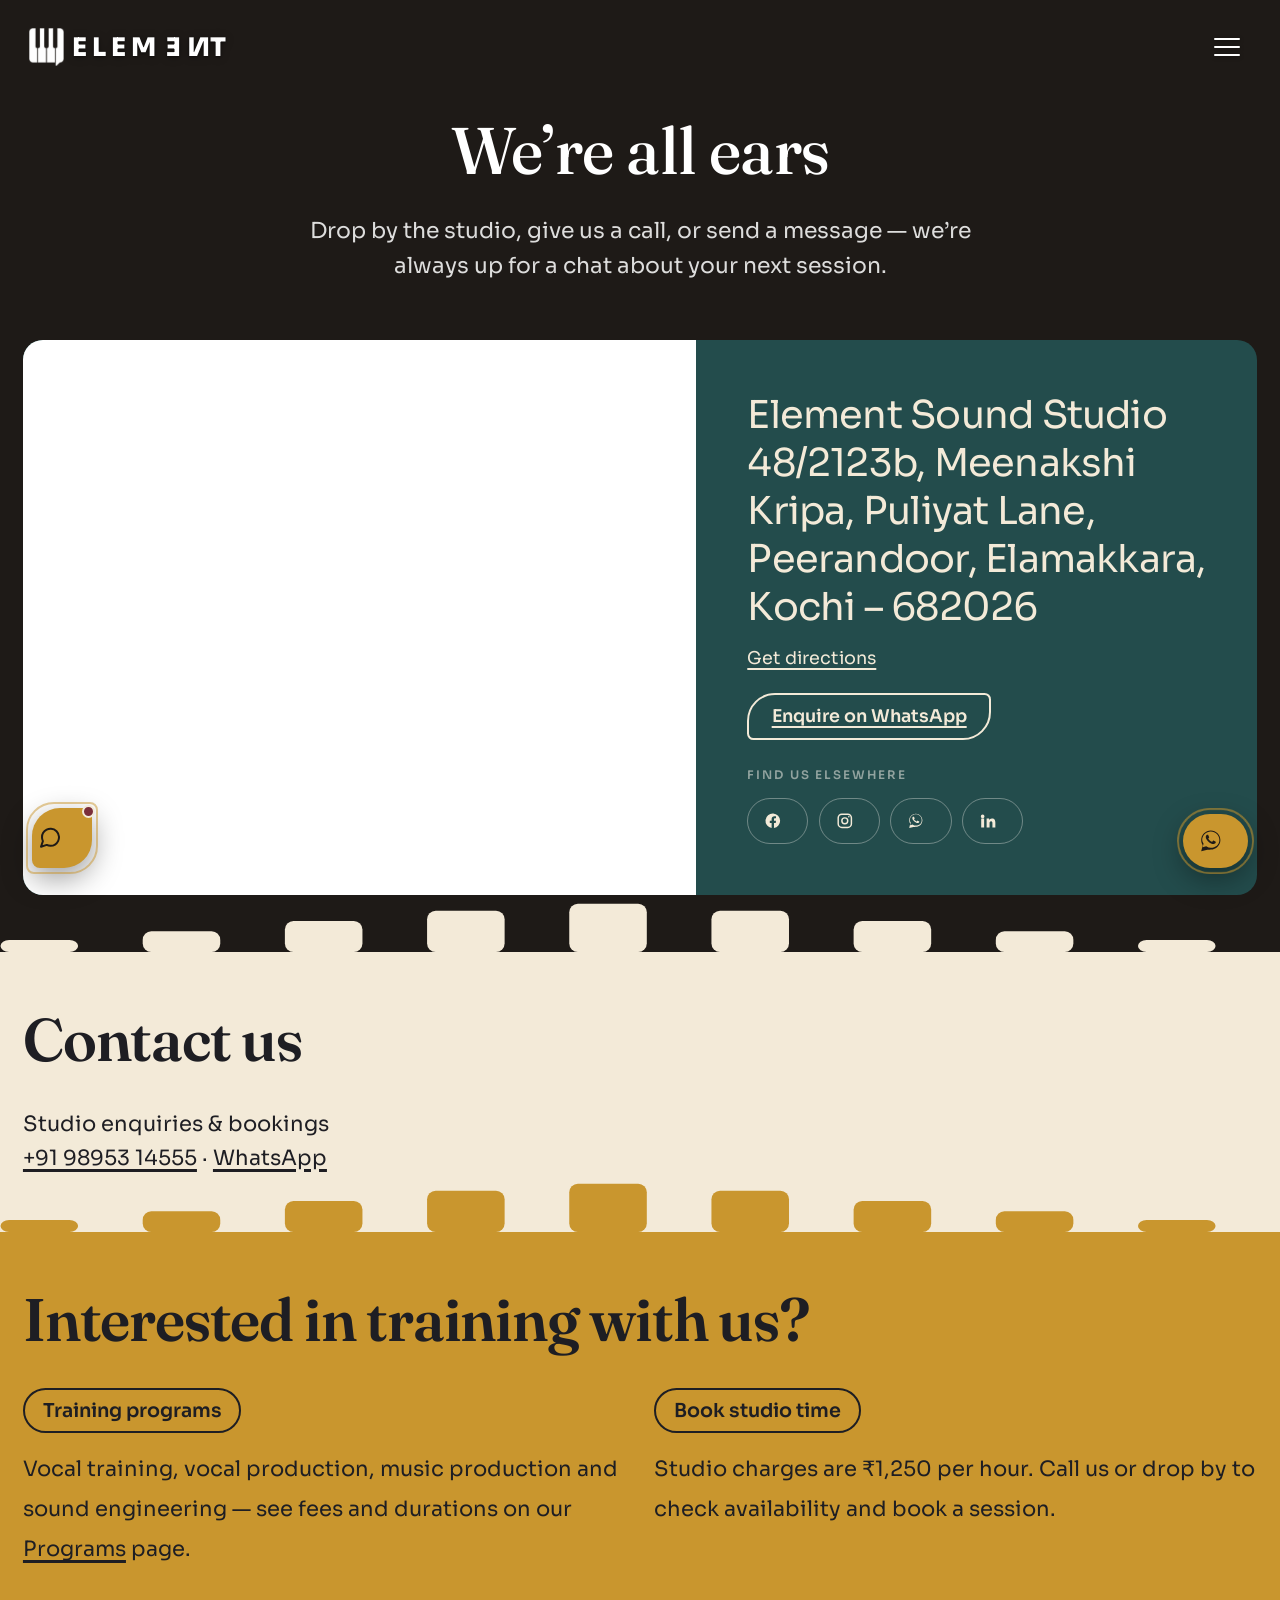
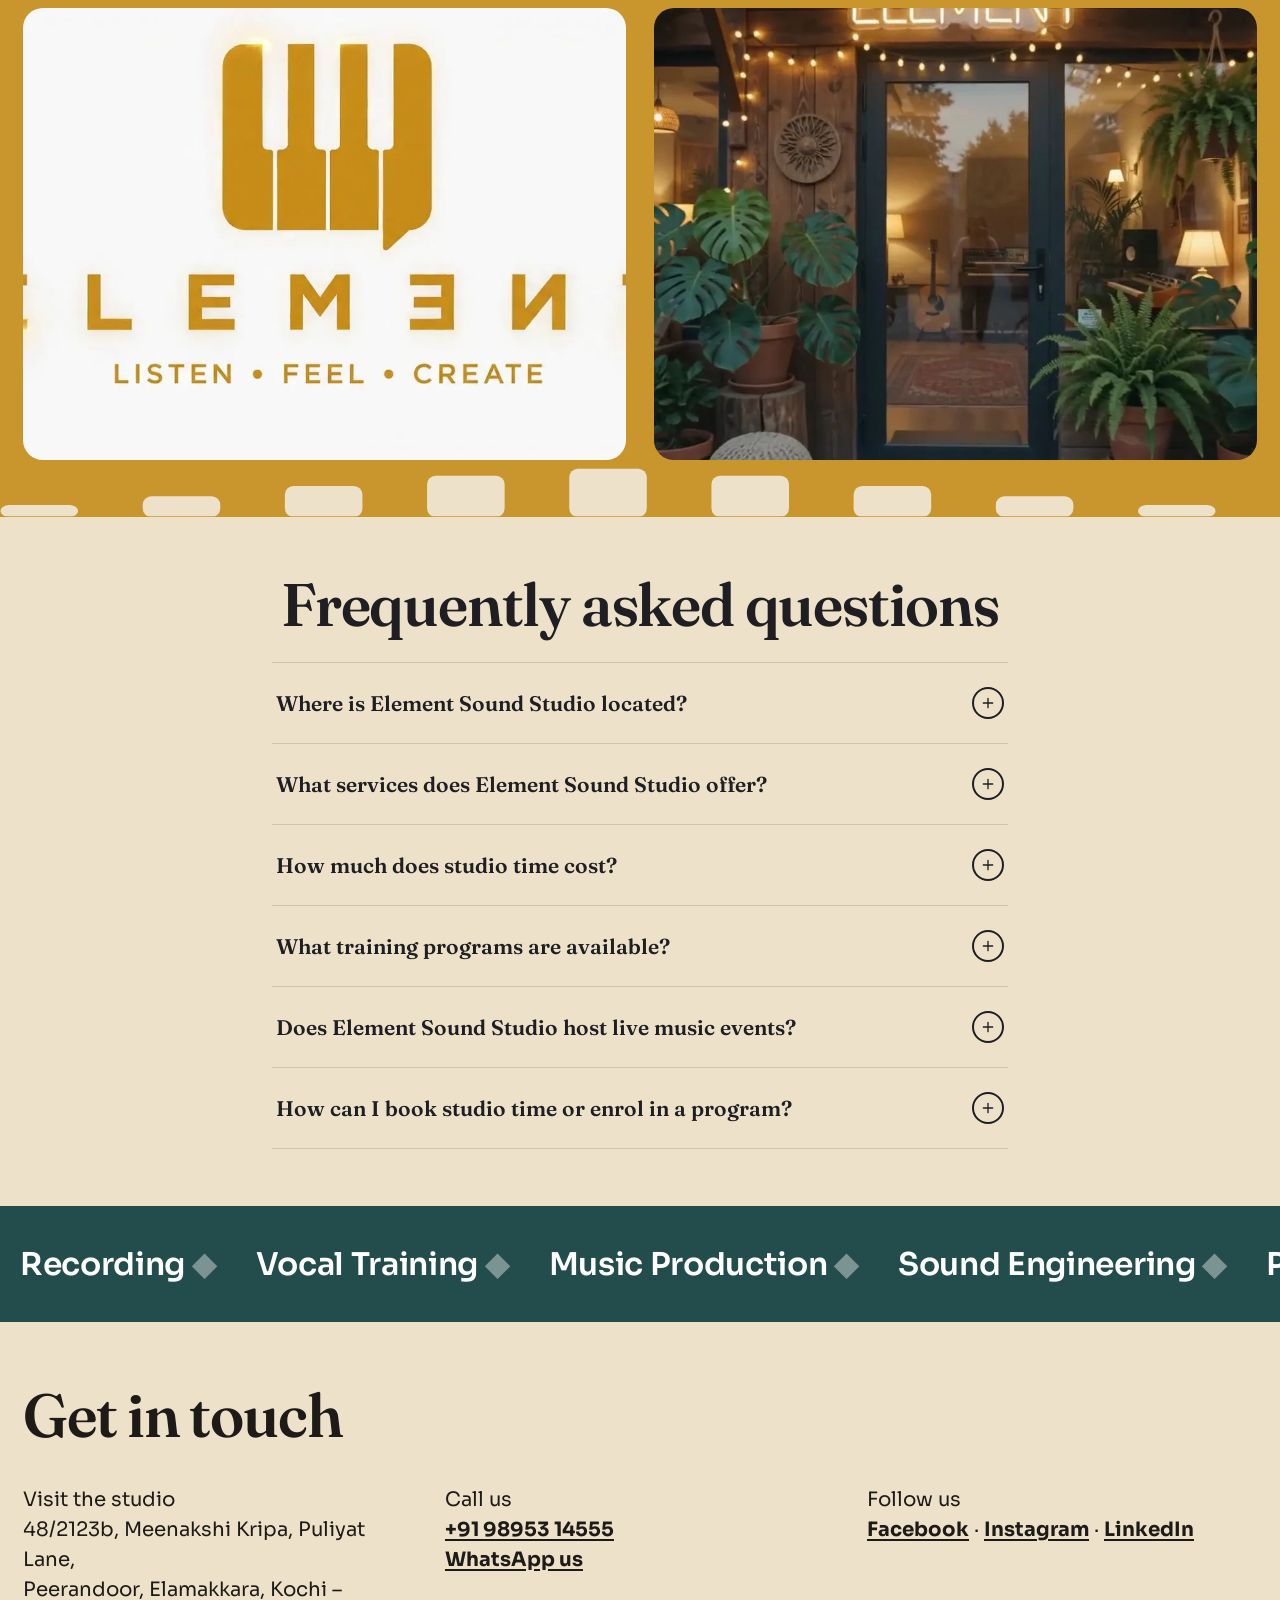
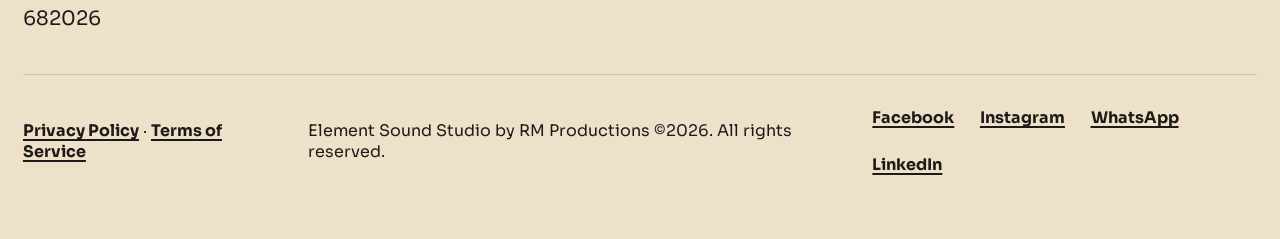
<file: contact.html>
﻿<!DOCTYPE html>
<html lang="en-GB">
<head>
<meta charset="UTF-8" />
<meta name="viewport" content="width=device-width, initial-scale=1.0" />
<title>Contact Element Sound Studio — Recording Studio &amp; Element Culture, Kochi</title>
<meta name="description" content="Get in touch with Element Sound Studio and Element Culture in Elamakkara, Kochi — call, WhatsApp, or visit to book studio time, enrol in a training program, or ask about our next music event." />
<meta name="keywords" content="Element Sound Studio, Element Culture, Recording Studio Kochi, Music Events Kochi, Live Music Events, Open Mic Kochi" />
<meta name="author" content="Element Sound Studio by RM Productions" />
<link rel="canonical" href="https://elementkochi.com/contact" />
<meta property="og:type" content="website" />
<meta property="og:site_name" content="Element Sound Studio" />
<meta property="og:locale" content="en_IN" />
<meta property="og:title" content="Contact Element Sound Studio — Recording Studio &amp; Element Culture, Kochi" />
<meta property="og:description" content="Get in touch with Element Sound Studio and Element Culture in Elamakkara, Kochi — call, WhatsApp, or visit to book studio time or enrol in a training program." />
<meta property="og:image" content="https://elementkochi.com/public/equipments/IMG-20260723-WA0014.webp" />
<meta name="twitter:card" content="summary_large_image" />
<meta name="twitter:title" content="Contact — Element Sound Studio, Kochi" />
<meta name="twitter:description" content="Get in touch with Element Sound Studio in Elamakkara, Kochi." />
<meta name="twitter:image" content="https://elementkochi.com/public/equipments/IMG-20260723-WA0014.webp" />
<meta name="geo.region" content="IN-KL" />
<meta name="geo.placename" content="Kochi" />
<meta name="theme-color" content="#1e1a17" />
<link rel="icon" href="favicon.ico?v=3" sizes="any">
<link rel="icon" type="image/png" sizes="32x32" href="public/icons/favicon-32.png?v=3">
<link rel="icon" type="image/png" sizes="16x16" href="public/icons/favicon-16.png?v=3">
<link rel="apple-touch-icon" href="public/icons/apple-touch-icon.png?v=3">
<link rel="manifest" href="site.webmanifest">
<link rel="preload" href="public/fonts/sora.woff2" as="font" type="font/woff2" crossorigin>
<link rel="preload" href="public/fonts/fraunces-normal.woff2" as="font" type="font/woff2" crossorigin>
<link rel="preload" href="style.min.css?v=15" as="style" onload="this.onload=null;this.rel='stylesheet'">
<noscript><link rel="stylesheet" href="style.min.css?v=15"></noscript>
<link rel="stylesheet" href="chatbot.css?v=1">
<!-- Structured data: add Facebook to sameAs once the Page URL is confirmed. -->
<script type="application/ld+json">
{
  "@context": "https://schema.org",
  "@type": "LocalBusiness",
  "name": "Element Sound Studio",
  "alternateName": "Element Culture",
  "description": "Recording studio and music production studio in Elamakkara, Kochi offering professional audio recording, mixing and mastering, vocal recording, sound engineering training, music production and live music events.",
  "url": "https://elementkochi.com/contact",
  "telephone": "+919895314555",
  "priceRange": "₹1,250 - ₹20,000",
  "image": "https://elementkochi.com/public/element-logo-2.png",
  "address": {
    "@type": "PostalAddress",
    "streetAddress": "48/2123b, Meenakshi Kripa, Puliyat Lane, Peerandoor",
    "addressLocality": "Elamakkara, Kochi",
    "addressRegion": "Kerala",
    "postalCode": "682026",
    "addressCountry": "IN"
  },
  "areaServed": "Kochi, Kerala",
  "sameAs": [
    "https://www.instagram.com/elementsoundstudio_kochi/",
    "https://www.linkedin.com/posts/ranjith-meleppat-a00a542a_elementsoundstudio-elementculture-kochi-ugcPost-7476931120618475520-7l0K/"
  ]
}
</script>
<script type="application/ld+json">
{
  "@context": "https://schema.org",
  "@type": "FAQPage",
  "mainEntity": [
    {
      "@type": "Question",
      "name": "Where is Element Sound Studio located?",
      "acceptedAnswer": { "@type": "Answer", "text": "Element Sound Studio (Element Culture) is at 48/2123b, Meenakshi Kripa, Puliyat Lane, Peerandoor, Elamakkara, Kochi – 682026." }
    },
    {
      "@type": "Question",
      "name": "What services does Element Sound Studio offer?",
      "acceptedAnswer": { "@type": "Answer", "text": "Professional audio recording, mixing and mastering, vocal recording, sound engineering training and music production, plus hourly studio time for artists and bands." }
    },
    {
      "@type": "Question",
      "name": "How much does studio time cost?",
      "acceptedAnswer": { "@type": "Answer", "text": "Studio time is ₹1,250 per hour, covering recording, mixing and production space." }
    },
    {
      "@type": "Question",
      "name": "What training programs are available?",
      "acceptedAnswer": { "@type": "Answer", "text": "Vocal training, vocal production, music production, sound engineering, Hindustani classical music, general music classes and crochet." }
    },
    {
      "@type": "Question",
      "name": "Does Element Sound Studio host live music events?",
      "acceptedAnswer": { "@type": "Answer", "text": "Yes — our events arm, Element Culture, hosts Open Mic nights, our Listen concert series and artist masterclasses for Kochi's music and art community." }
    },
    {
      "@type": "Question",
      "name": "How can I book studio time or enrol in a program?",
      "acceptedAnswer": { "@type": "Answer", "text": "Call or WhatsApp +91 98953 14555, or visit the studio in Elamakkara, Kochi." }
    }
  ]
}
</script>
<script type="application/ld+json">
{
  "@context": "https://schema.org",
  "@type": "BreadcrumbList",
  "itemListElement": [
    { "@type": "ListItem", "position": 1, "name": "Home", "item": "https://elementkochi.com/index.html" },
    { "@type": "ListItem", "position": 2, "name": "Contact", "item": "https://elementkochi.com/contact.html" }
  ]
}
</script>
</head>
<body class="dark-header">

<div class="loader" id="loader"><div class="loader__mark"><img class="loader__logo" src="public/icons/logo-icon-white.png?v=3" width="56" height="61" alt=""><span class="loader__text wordmark">ELEM<span class="wordmark__flip">E</span><span class="wordmark__flip">N</span><span class="wordmark__flip--v">T</span></span></div></div>

<header class="site-header" id="siteHeader">
  <a href="/" class="brand-logo" aria-label="Element Sound Studio home">
    <img src="public/icons/logo-icon-white.png?v=3" width="165" height="180" alt="">
    <span class="wordmark">ELEM<span class="wordmark__flip">E</span><span class="wordmark__flip">N</span><span class="wordmark__flip--v">T</span></span>
  </a>
  <button class="menu-toggle" id="menuToggle" aria-label="Open menu" aria-expanded="false">
    <span></span><span></span><span></span>
  </button>
</header>

<main>

  <section class="page-hero">
    <div class="page-container">
      <h1 class="display-2 fly-text" data-reverse="true" data-wind-angle="70" data-wind-strength="240" data-scatter="70" data-max-rotation="220" data-depth="90" data-order="outward" data-start-y="0.8">We&rsquo;re all ears</h1>
      <p class="lede">Drop by the studio, give us a call, or send a message &mdash; we&rsquo;re always up for a chat about your next session.</p>
    </div>
  </section>

  <section class="split-block dark" style="padding-top:0;">
    <div class="page-container">
      <div class="address-card">
        <div class="address-card__map">
          <iframe src="https://www.google.com/maps?q=Meenakshi+Kripa+Puliyat+Lane+Peerandoor+Elamakkara+Kochi+682026&#38;output=embed" style="position:absolute;inset:0;width:100%;height:100%;border:0;" loading="lazy" referrerpolicy="no-referrer-when-downgrade" title="Map showing Element Sound Studio's location in Elamakkara, Kochi"></iframe>
        </div>
        <div class="address-card__info">
          <div>
            <p>Element Sound Studio<br>48/2123b, Meenakshi Kripa, Puliyat Lane,<br>Peerandoor, Elamakkara, Kochi &ndash; 682026</p>
            <a href="https://www.google.com/maps/search/?api=1&query=Meenakshi+Kripa+Puliyat+Lane+Peerandoor+Elamakkara+Kochi+682026" target="_blank" rel="noopener">Get directions</a>
            <div style="margin-top:1.5rem;">
              <a href="https://wa.me/919895314555?text=Hi!%20I%20would%20like%20to%20enquire%20about%20Element%20Sound%20Studio." target="_blank" rel="noopener" class="btn-pill" style="color:var(--color-brand-cream);border-color:var(--color-brand-cream);"><span>Enquire on WhatsApp</span></a>
            </div>
            <div class="social-rail">
              <span class="social-rail__label">Find us elsewhere</span>
              <a class="social-rail__link" href="https://www.facebook.com/ranjith.meleppat/" target="_blank" rel="noopener" aria-label="Element Sound Studio on Facebook">
                <svg viewBox="0 0 24 24" fill="currentColor" aria-hidden="true"><path d="M22 12a10 10 0 1 0-11.6 9.9v-7H7.9V12h2.5V9.8c0-2.5 1.5-3.9 3.8-3.9 1.1 0 2.2.2 2.2.2v2.4h-1.2c-1.2 0-1.6.8-1.6 1.6V12h2.8l-.4 2.9h-2.4v7A10 10 0 0 0 22 12Z"/></svg>
                <span>Facebook</span>
              </a>
              <a class="social-rail__link" href="https://www.instagram.com/elementsoundstudio_kochi/" target="_blank" rel="noopener" aria-label="Element Sound Studio on Instagram">
                <svg viewBox="0 0 24 24" fill="none" stroke="currentColor" stroke-width="2" aria-hidden="true"><rect x="3" y="3" width="18" height="18" rx="5"/><circle cx="12" cy="12" r="4"/><circle cx="17.5" cy="6.5" r="1.1" fill="currentColor" stroke="none"/></svg>
                <span>Instagram</span>
              </a>
              <a class="social-rail__link" href="https://wa.me/919895314555" target="_blank" rel="noopener" aria-label="Element Sound Studio on WhatsApp">
                <svg viewBox="0 0 32 32" fill="currentColor" aria-hidden="true"><path d="M16.004 3C9.376 3 4 8.373 4 15c0 2.386.703 4.605 1.912 6.463L4 29l7.716-1.878A11.9 11.9 0 0 0 16.004 27C22.63 27 28 21.627 28 15S22.63 3 16.004 3zm0 21.75c-1.94 0-3.745-.57-5.264-1.55l-.377-.24-4.583 1.116 1.145-4.47-.246-.39A9.7 9.7 0 0 1 5.25 15c0-5.938 4.816-10.75 10.754-10.75S26.75 9.062 26.75 15 21.94 24.75 16.004 24.75zm5.63-8.02c-.31-.155-1.828-.902-2.11-1.005-.283-.103-.489-.155-.694.155-.207.31-.797 1.005-.978 1.21-.18.207-.36.232-.668.078-.31-.155-1.306-.481-2.487-1.534-.919-.82-1.539-1.832-1.72-2.14-.18-.31-.02-.478.135-.633.14-.138.31-.36.464-.54.155-.18.207-.31.31-.516.103-.207.052-.387-.026-.542-.078-.155-.694-1.672-.951-2.29-.25-.6-.505-.52-.694-.53l-.592-.01c-.207 0-.542.078-.826.387-.283.31-1.08 1.056-1.08 2.574s1.106 2.988 1.26 3.194c.155.207 2.177 3.324 5.276 4.66.737.318 1.312.508 1.76.65.74.235 1.412.202 1.944.123.593-.089 1.828-.747 2.086-1.468.258-.72.258-1.337.18-1.468-.077-.13-.283-.207-.593-.362z"/></svg>
                <span>WhatsApp</span>
              </a>
              <a class="social-rail__link" href="https://www.linkedin.com/posts/ranjith-meleppat-a00a542a_elementsoundstudio-elementculture-kochi-ugcPost-7476931120618475520-7l0K/" target="_blank" rel="noopener" aria-label="Element Sound Studio on LinkedIn">
                <svg viewBox="0 0 24 24" fill="currentColor" aria-hidden="true"><path d="M4.98 3.5a2.5 2.5 0 1 1 0 5 2.5 2.5 0 0 1 0-5zM3 9h4v12H3V9zm7 0h3.8v1.7h.1c.5-1 1.8-2 3.7-2 4 0 4.7 2.6 4.7 6V21h-4v-5.3c0-1.3 0-3-1.8-3s-2.1 1.4-2.1 2.9V21h-4V9z"/></svg>
                <span>LinkedIn</span>
              </a>
            </div>
          </div>
        </div>
      </div>
    </div>
  </section>

  <!-- Cream band: Contact us -->
  <section class="color-band band-cream">
    <div class="color-band__wave"><svg viewBox="0 0 4455 60" xmlns="http://www.w3.org/2000/svg"><g><rect x="0" y="46" width="90" height="14" rx="10"/><rect x="165" y="36" width="90" height="24" rx="10"/><rect x="330" y="24" width="90" height="36" rx="10"/><rect x="495" y="12" width="90" height="48" rx="10"/><rect x="660" y="4" width="90" height="56" rx="10"/><rect x="825" y="12" width="90" height="48" rx="10"/><rect x="990" y="24" width="90" height="36" rx="10"/><rect x="1155" y="36" width="90" height="24" rx="10"/><rect x="1320" y="46" width="90" height="14" rx="10"/><rect x="1485" y="36" width="90" height="24" rx="10"/><rect x="1650" y="24" width="90" height="36" rx="10"/><rect x="1815" y="12" width="90" height="48" rx="10"/><rect x="1980" y="4" width="90" height="56" rx="10"/><rect x="2145" y="12" width="90" height="48" rx="10"/><rect x="2310" y="24" width="90" height="36" rx="10"/><rect x="2475" y="36" width="90" height="24" rx="10"/><rect x="2640" y="46" width="90" height="14" rx="10"/><rect x="2805" y="36" width="90" height="24" rx="10"/><rect x="2970" y="24" width="90" height="36" rx="10"/><rect x="3135" y="12" width="90" height="48" rx="10"/><rect x="3300" y="4" width="90" height="56" rx="10"/><rect x="3465" y="12" width="90" height="48" rx="10"/><rect x="3630" y="24" width="90" height="36" rx="10"/><rect x="3795" y="36" width="90" height="24" rx="10"/><rect x="3960" y="46" width="90" height="14" rx="10"/><rect x="4125" y="36" width="90" height="24" rx="10"/><rect x="4290" y="24" width="90" height="36" rx="10"/></g></svg></div>
    <div class="page-container">
      <div class="color-band__stack color-band__stack--tight">
        <h2 class="band-heading">Contact us</h2>
        <p style="margin-top:0;font-size:clamp(1.1rem, 1rem + .4vw, 1.375rem);line-height:1.6;">
          Studio enquiries &amp; bookings<br>
          <a class="text-link" href="tel:+919895314555">+91 98953 14555</a> &middot; <a class="text-link" href="https://wa.me/919895314555" target="_blank" rel="noopener">WhatsApp</a>
        </p>
      </div>
    </div>
  </section>

  <!-- Gold band: training with us -->
  <section class="color-band band-gold">
    <div class="color-band__wave"><svg viewBox="0 0 4455 60" xmlns="http://www.w3.org/2000/svg"><g><rect x="0" y="46" width="90" height="14" rx="10"/><rect x="165" y="36" width="90" height="24" rx="10"/><rect x="330" y="24" width="90" height="36" rx="10"/><rect x="495" y="12" width="90" height="48" rx="10"/><rect x="660" y="4" width="90" height="56" rx="10"/><rect x="825" y="12" width="90" height="48" rx="10"/><rect x="990" y="24" width="90" height="36" rx="10"/><rect x="1155" y="36" width="90" height="24" rx="10"/><rect x="1320" y="46" width="90" height="14" rx="10"/><rect x="1485" y="36" width="90" height="24" rx="10"/><rect x="1650" y="24" width="90" height="36" rx="10"/><rect x="1815" y="12" width="90" height="48" rx="10"/><rect x="1980" y="4" width="90" height="56" rx="10"/><rect x="2145" y="12" width="90" height="48" rx="10"/><rect x="2310" y="24" width="90" height="36" rx="10"/><rect x="2475" y="36" width="90" height="24" rx="10"/><rect x="2640" y="46" width="90" height="14" rx="10"/><rect x="2805" y="36" width="90" height="24" rx="10"/><rect x="2970" y="24" width="90" height="36" rx="10"/><rect x="3135" y="12" width="90" height="48" rx="10"/><rect x="3300" y="4" width="90" height="56" rx="10"/><rect x="3465" y="12" width="90" height="48" rx="10"/><rect x="3630" y="24" width="90" height="36" rx="10"/><rect x="3795" y="36" width="90" height="24" rx="10"/><rect x="3960" y="46" width="90" height="14" rx="10"/><rect x="4125" y="36" width="90" height="24" rx="10"/><rect x="4290" y="24" width="90" height="36" rx="10"/></g></svg></div>
    <div class="page-container">
      <div class="color-band__stack color-band__stack--tight">
        <h2 class="band-heading">Interested in training with us?</h2>
        <div class="capability-columns" style="margin-top:0;">
          <div>
            <span class="eyebrow pill" style="margin-bottom:1rem;display:inline-block;">Training programs</span>
            <p>Vocal training, vocal production, music production and sound engineering &mdash; see fees and durations on our <a class="text-link" href="/programs">Programs</a> page.</p>
          </div>
          <div>
            <span class="eyebrow pill" style="margin-bottom:1rem;display:inline-block;">Book studio time</span>
            <p>Studio charges are &#8377;1,250 per hour. Call us or drop by to check availability and book a session.</p>
          </div>
        </div>
        <div class="image-pair">
          <video class="lazy-bg-video" muted loop playsinline preload="none" poster="public/poster-frames/music-9.webp" src="videos/music-9.mp4"></video>
          <video class="lazy-bg-video" muted loop playsinline preload="none" poster="public/poster-frames/music-11.webp" src="videos/music-11.mp4"></video>
        </div>
      </div>
    </div>
  </section>

  <!-- Parchment band: FAQ -->
  <section class="color-band band-parchment">
    <div class="color-band__wave"><svg viewBox="0 0 4455 60" xmlns="http://www.w3.org/2000/svg"><g><rect x="0" y="46" width="90" height="14" rx="10"/><rect x="165" y="36" width="90" height="24" rx="10"/><rect x="330" y="24" width="90" height="36" rx="10"/><rect x="495" y="12" width="90" height="48" rx="10"/><rect x="660" y="4" width="90" height="56" rx="10"/><rect x="825" y="12" width="90" height="48" rx="10"/><rect x="990" y="24" width="90" height="36" rx="10"/><rect x="1155" y="36" width="90" height="24" rx="10"/><rect x="1320" y="46" width="90" height="14" rx="10"/><rect x="1485" y="36" width="90" height="24" rx="10"/><rect x="1650" y="24" width="90" height="36" rx="10"/><rect x="1815" y="12" width="90" height="48" rx="10"/><rect x="1980" y="4" width="90" height="56" rx="10"/><rect x="2145" y="12" width="90" height="48" rx="10"/><rect x="2310" y="24" width="90" height="36" rx="10"/><rect x="2475" y="36" width="90" height="24" rx="10"/><rect x="2640" y="46" width="90" height="14" rx="10"/><rect x="2805" y="36" width="90" height="24" rx="10"/><rect x="2970" y="24" width="90" height="36" rx="10"/><rect x="3135" y="12" width="90" height="48" rx="10"/><rect x="3300" y="4" width="90" height="56" rx="10"/><rect x="3465" y="12" width="90" height="48" rx="10"/><rect x="3630" y="24" width="90" height="36" rx="10"/><rect x="3795" y="36" width="90" height="24" rx="10"/><rect x="3960" y="46" width="90" height="14" rx="10"/><rect x="4125" y="36" width="90" height="24" rx="10"/><rect x="4290" y="24" width="90" height="36" rx="10"/></g></svg></div>
    <div class="page-container">
      <h2 class="band-heading" style="text-align:center;margin-bottom:var(--gutter);">Frequently asked questions</h2>
      <div class="faq-accordion">
        <details class="faq-item">
          <summary>Where is Element Sound Studio located?
            <span class="faq-item__icon"><svg viewBox="0 0 24 24" fill="none" stroke="currentColor" stroke-width="2" stroke-linecap="round"><path d="M12 5v14M5 12h14"/></svg></span>
          </summary>
          <div class="faq-item__answer"><p>Element Sound Studio (Element Culture) is at 48/2123b, Meenakshi Kripa, Puliyat Lane, Peerandoor, Elamakkara, Kochi &ndash; 682026.</p></div>
        </details>
        <details class="faq-item">
          <summary>What services does Element Sound Studio offer?
            <span class="faq-item__icon"><svg viewBox="0 0 24 24" fill="none" stroke="currentColor" stroke-width="2" stroke-linecap="round"><path d="M12 5v14M5 12h14"/></svg></span>
          </summary>
          <div class="faq-item__answer"><p>Professional audio recording, mixing and mastering, vocal recording, sound engineering training and music production, plus hourly studio time for artists and bands.</p></div>
        </details>
        <details class="faq-item">
          <summary>How much does studio time cost?
            <span class="faq-item__icon"><svg viewBox="0 0 24 24" fill="none" stroke="currentColor" stroke-width="2" stroke-linecap="round"><path d="M12 5v14M5 12h14"/></svg></span>
          </summary>
          <div class="faq-item__answer"><p>Studio time is &#8377;1,250 per hour, covering recording, mixing and production space. See the <a class="text-link" href="/programs">Programs</a> page for training fees.</p></div>
        </details>
        <details class="faq-item">
          <summary>What training programs are available?
            <span class="faq-item__icon"><svg viewBox="0 0 24 24" fill="none" stroke="currentColor" stroke-width="2" stroke-linecap="round"><path d="M12 5v14M5 12h14"/></svg></span>
          </summary>
          <div class="faq-item__answer"><p>Vocal training, vocal production, music production, sound engineering, Hindustani classical music, general music classes and crochet &mdash; see <a class="text-link" href="/programs">Programs</a> for fees and schedules.</p></div>
        </details>
        <details class="faq-item">
          <summary>Does Element Sound Studio host live music events?
            <span class="faq-item__icon"><svg viewBox="0 0 24 24" fill="none" stroke="currentColor" stroke-width="2" stroke-linecap="round"><path d="M12 5v14M5 12h14"/></svg></span>
          </summary>
          <div class="faq-item__answer"><p>Yes &mdash; our events arm, Element Culture, hosts Open Mic nights, our Listen concert series and artist masterclasses for Kochi&rsquo;s music and art community.</p></div>
        </details>
        <details class="faq-item">
          <summary>How can I book studio time or enrol in a program?
            <span class="faq-item__icon"><svg viewBox="0 0 24 24" fill="none" stroke="currentColor" stroke-width="2" stroke-linecap="round"><path d="M12 5v14M5 12h14"/></svg></span>
          </summary>
          <div class="faq-item__answer"><p><a class="text-link" href="tel:+919895314555">Call</a> or <a class="text-link" href="https://wa.me/919895314555?text=Hi!%20I%20would%20like%20to%20book%20studio%20time%20or%20enrol%20in%20a%20program." target="_blank" rel="noopener">WhatsApp</a> us at +91 98953 14555, or visit the studio in Elamakkara, Kochi.</p></div>
        </details>
      </div>
    </div>
  </section>

  <!-- Teal band: marquee -->
  <section class="color-band band-teal band-marquee" style="padding-top:clamp(1.5rem,3vw,2.5rem);padding-bottom:clamp(1.5rem,3vw,2.5rem);color:#fff;">
    <div class="color-band__wave"><svg viewBox="0 0 4455 60" xmlns="http://www.w3.org/2000/svg"><g><rect x="0" y="46" width="90" height="14" rx="10"/><rect x="165" y="36" width="90" height="24" rx="10"/><rect x="330" y="24" width="90" height="36" rx="10"/><rect x="495" y="12" width="90" height="48" rx="10"/><rect x="660" y="4" width="90" height="56" rx="10"/><rect x="825" y="12" width="90" height="48" rx="10"/><rect x="990" y="24" width="90" height="36" rx="10"/><rect x="1155" y="36" width="90" height="24" rx="10"/><rect x="1320" y="46" width="90" height="14" rx="10"/><rect x="1485" y="36" width="90" height="24" rx="10"/><rect x="1650" y="24" width="90" height="36" rx="10"/><rect x="1815" y="12" width="90" height="48" rx="10"/><rect x="1980" y="4" width="90" height="56" rx="10"/><rect x="2145" y="12" width="90" height="48" rx="10"/><rect x="2310" y="24" width="90" height="36" rx="10"/><rect x="2475" y="36" width="90" height="24" rx="10"/><rect x="2640" y="46" width="90" height="14" rx="10"/><rect x="2805" y="36" width="90" height="24" rx="10"/><rect x="2970" y="24" width="90" height="36" rx="10"/><rect x="3135" y="12" width="90" height="48" rx="10"/><rect x="3300" y="4" width="90" height="56" rx="10"/><rect x="3465" y="12" width="90" height="48" rx="10"/><rect x="3630" y="24" width="90" height="36" rx="10"/><rect x="3795" y="36" width="90" height="24" rx="10"/><rect x="3960" y="46" width="90" height="14" rx="10"/><rect x="4125" y="36" width="90" height="24" rx="10"/><rect x="4290" y="24" width="90" height="36" rx="10"/></g></svg></div>
    <div class="marquee-track" id="marqueeTrackContact"></div>
  </section>

  <footer class="site-footer">
    <div class="page-container">
      <h3>Get in touch</h3>
      <div class="footer-grid">
        <p>Visit the studio<br>48/2123b, Meenakshi Kripa, Puliyat Lane,<br>Peerandoor, Elamakkara, Kochi &ndash; 682026</p>
        <p>Call us<br><a href="tel:+919895314555">+91 98953 14555</a><br><a href="https://wa.me/919895314555" target="_blank" rel="noopener">WhatsApp us</a></p>
        <p>Follow us<br><a href="https://www.facebook.com/ranjith.meleppat/" target="_blank" rel="noopener">Facebook</a> &middot; <a href="https://www.instagram.com/elementsoundstudio_kochi/" target="_blank" rel="noopener">Instagram</a> &middot; <a href="https://www.linkedin.com/posts/ranjith-meleppat-a00a542a_elementsoundstudio-elementculture-kochi-ugcPost-7476931120618475520-7l0K/" target="_blank" rel="noopener">LinkedIn</a></p>
      </div>
      <div class="footer-bottom">
        <div class="footer-socials">
          <a href="https://www.facebook.com/ranjith.meleppat/" target="_blank" rel="noopener">Facebook</a>
          <a href="https://www.instagram.com/elementsoundstudio_kochi/" target="_blank" rel="noopener">Instagram</a>
          <a href="https://wa.me/919895314555" target="_blank" rel="noopener">WhatsApp</a>
          <a href="https://www.linkedin.com/posts/ranjith-meleppat-a00a542a_elementsoundstudio-elementculture-kochi-ugcPost-7476931120618475520-7l0K/" target="_blank" rel="noopener">LinkedIn</a>
        </div>
        <div class="footer-meta">
          <p><a href="/privacy-policy">Privacy Policy</a> &middot; <a href="/terms">Terms of Service</a></p>
          <p>Element Sound Studio by RM Productions &copy;2026. All rights reserved.</p>
        </div>
      </div>
    </div>
  </footer>

</main>

<div class="menu-overlay" id="menuOverlay">
  <nav class="menu-overlay__list">
    <a class="menu-overlay__item" href="/programs" data-color="#C9962E" data-hover="#F3EAD8">Programs</a>
    <a class="menu-overlay__item" href="/" data-color="#C97B4A" data-hover="#F3EAD8">Home</a>
    <a class="menu-overlay__item" href="/about" data-color="#234C4C" data-hover="#B9C79A">About</a>
    <a class="menu-overlay__item" href="/team" data-color="#7A2E3A" data-hover="#E8C4B8">Team</a>
    <a class="menu-overlay__item" href="/gallery" data-color="#6E7B4F" data-hover="#F3EAD8">Gallery</a>
    <a class="menu-overlay__item" href="/contact" data-color="#B85C38" data-hover="#F3EAD8">Contact</a>
  </nav>
</div>

<a class="whatsapp-fab" href="https://wa.me/919895314555?text=Hi!%20I%20would%20like%20to%20know%20more%20about%20Element%20Sound%20Studio." target="_blank" rel="noopener" aria-label="Chat with Element Sound Studio on WhatsApp">
  <svg viewBox="0 0 32 32" fill="currentColor" aria-hidden="true"><path d="M16.004 3C9.376 3 4 8.373 4 15c0 2.386.703 4.605 1.912 6.463L4 29l7.716-1.878A11.9 11.9 0 0 0 16.004 27C22.63 27 28 21.627 28 15S22.63 3 16.004 3zm0 21.75c-1.94 0-3.745-.57-5.264-1.55l-.377-.24-4.583 1.116 1.145-4.47-.246-.39A9.7 9.7 0 0 1 5.25 15c0-5.938 4.816-10.75 10.754-10.75S26.75 9.062 26.75 15 21.94 24.75 16.004 24.75zm5.63-8.02c-.31-.155-1.828-.902-2.11-1.005-.283-.103-.489-.155-.694.155-.207.31-.797 1.005-.978 1.21-.18.207-.36.232-.668.078-.31-.155-1.306-.481-2.487-1.534-.919-.82-1.539-1.832-1.72-2.14-.18-.31-.02-.478.135-.633.14-.138.31-.36.464-.54.155-.18.207-.31.31-.516.103-.207.052-.387-.026-.542-.078-.155-.694-1.672-.951-2.29-.25-.6-.505-.52-.694-.53l-.592-.01c-.207 0-.542.078-.826.387-.283.31-1.08 1.056-1.08 2.574s1.106 2.988 1.26 3.194c.155.207 2.177 3.324 5.276 4.66.737.318 1.312.508 1.76.65.74.235 1.412.202 1.944.123.593-.089 1.828-.747 2.086-1.468.258-.72.258-1.337.18-1.468-.077-.13-.283-.207-.593-.362z"/></svg>
  <span class="whatsapp-fab__label">Chat on WhatsApp</span>
</a>

<script src="script.min.js?v=5"></script>
<script src="chatbot.js?v=2" defer></script>
<script src="vendor/gsap/gsap.min.js" defer></script>
<script src="vendor/gsap/ScrollTrigger.min.js" defer></script>
<script src="fly-text.min.js?v=5" defer></script>
<script>
  (function () {
    var track = document.getElementById('marqueeTrackContact');
    if (!track) return;
    var items = ['Recording', 'Vocal Training', 'Music Production', 'Sound Engineering', 'Podcast', 'Live Shows', 'Mixing', 'Mastering'];
    var html = '';
    [1, 2].forEach(function () {
      items.forEach(function (t) {
        html += '<span style="display:inline-block;font-size:clamp(1.25rem,1rem + 1.2vw,2rem);font-weight:600;letter-spacing:-.01em;margin:0 1.25rem;white-space:nowrap;">' + t + ' <span style="opacity:.4;">&#9670;</span></span>';
      });
    });
    track.innerHTML = html;
    track.style.alignItems = 'center';
  })();
</script>
</body>
</html>
</file>
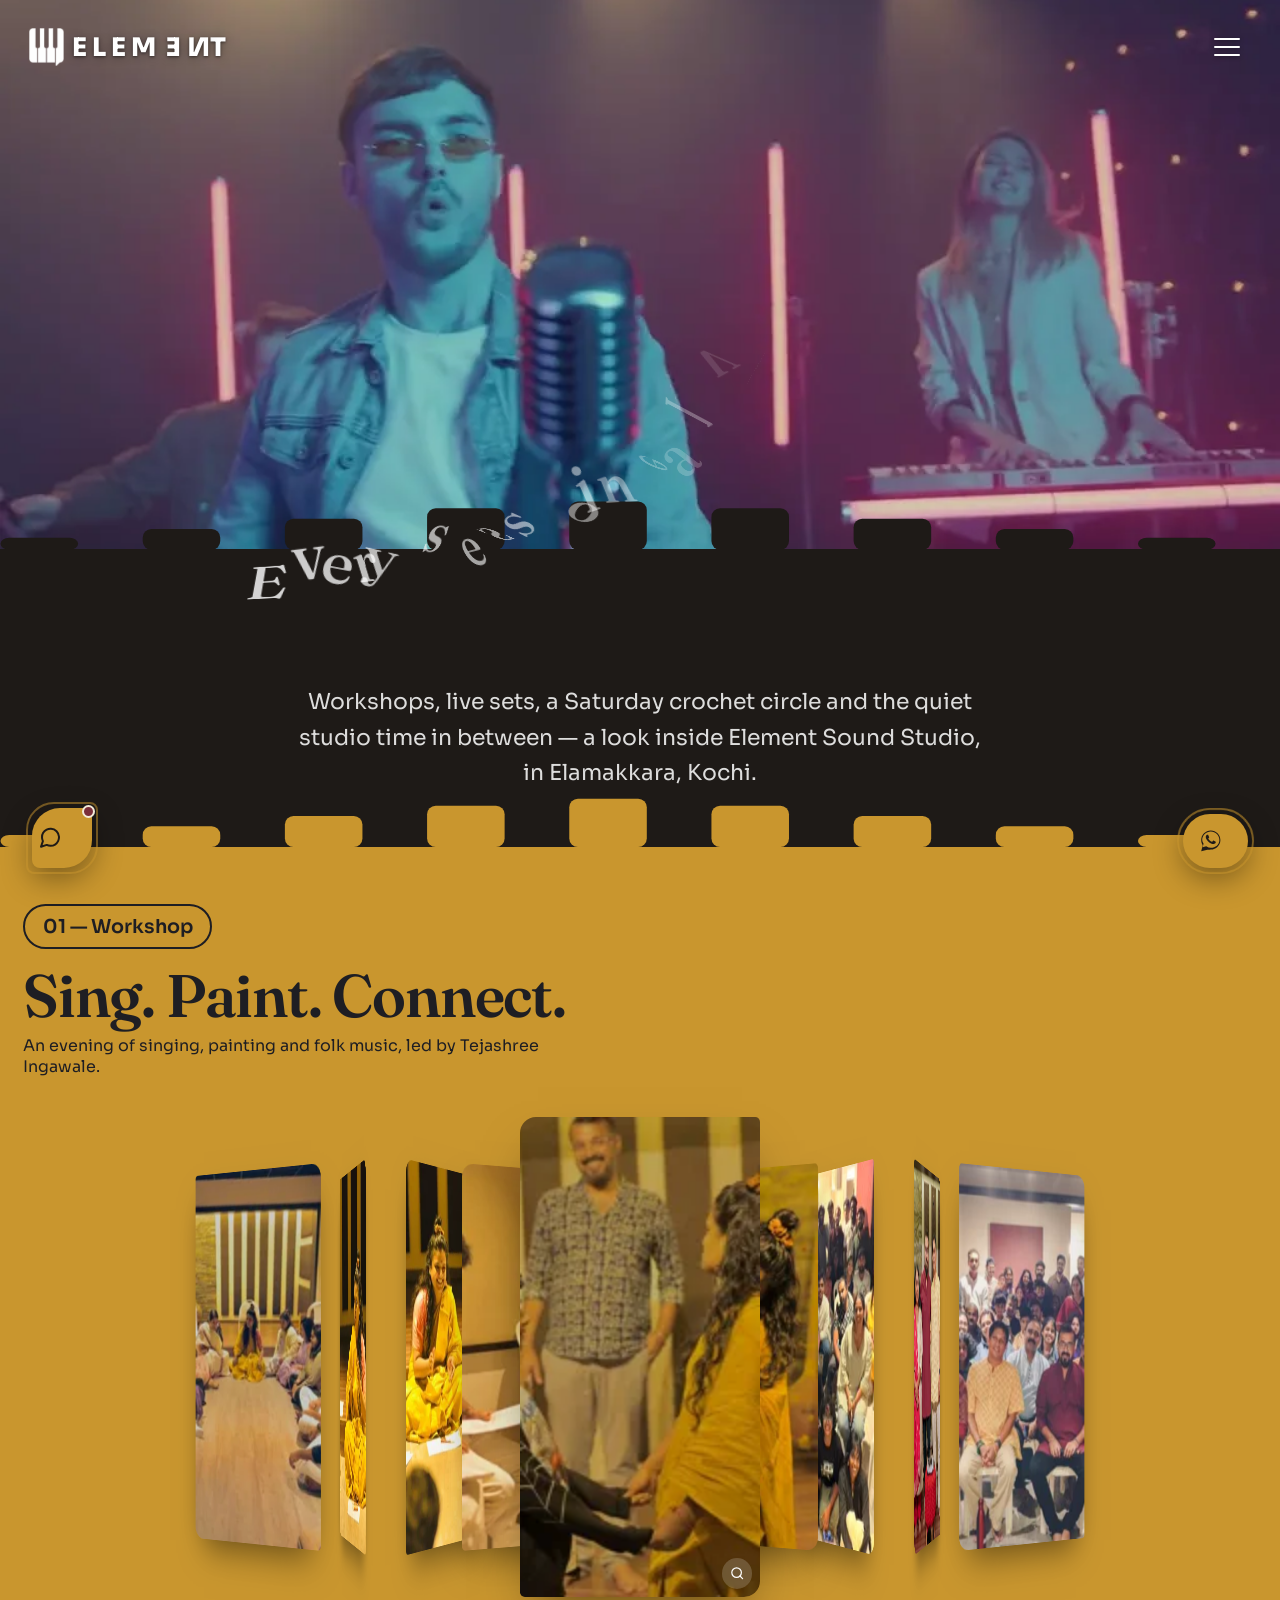
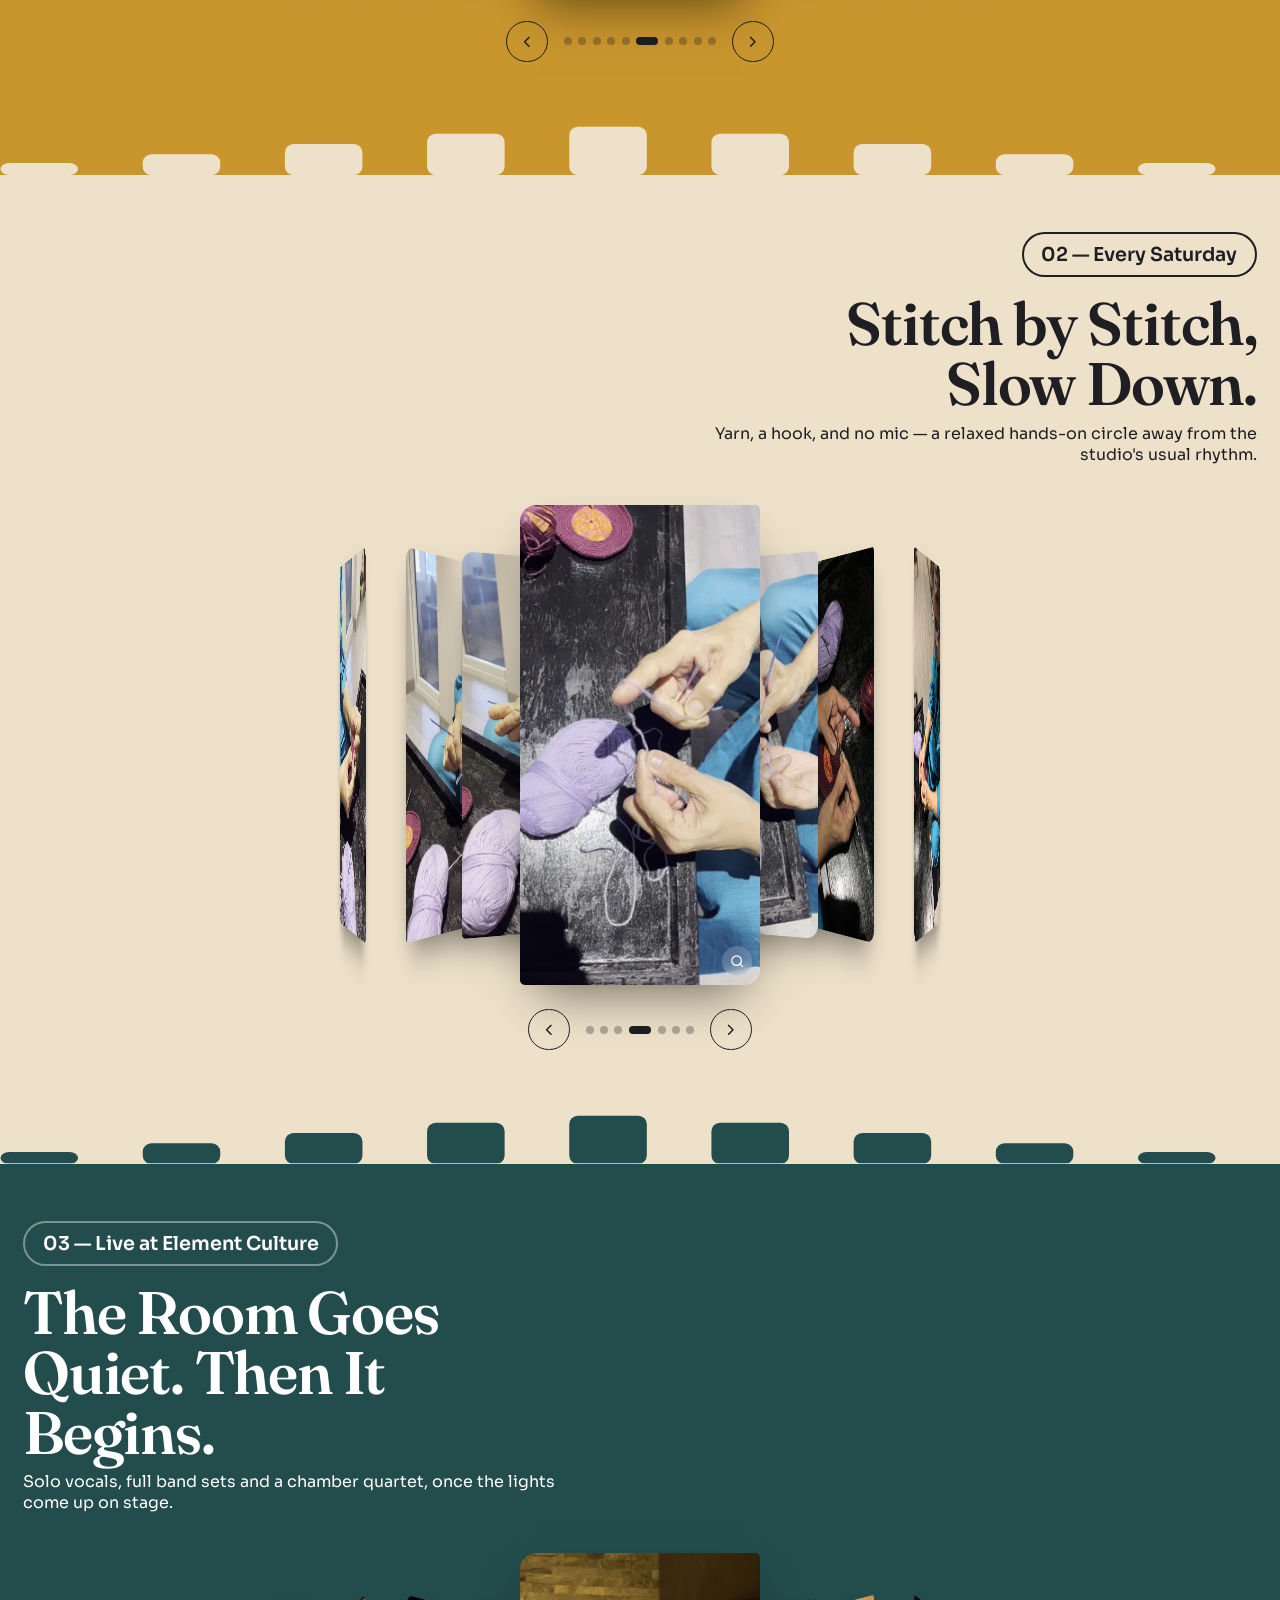
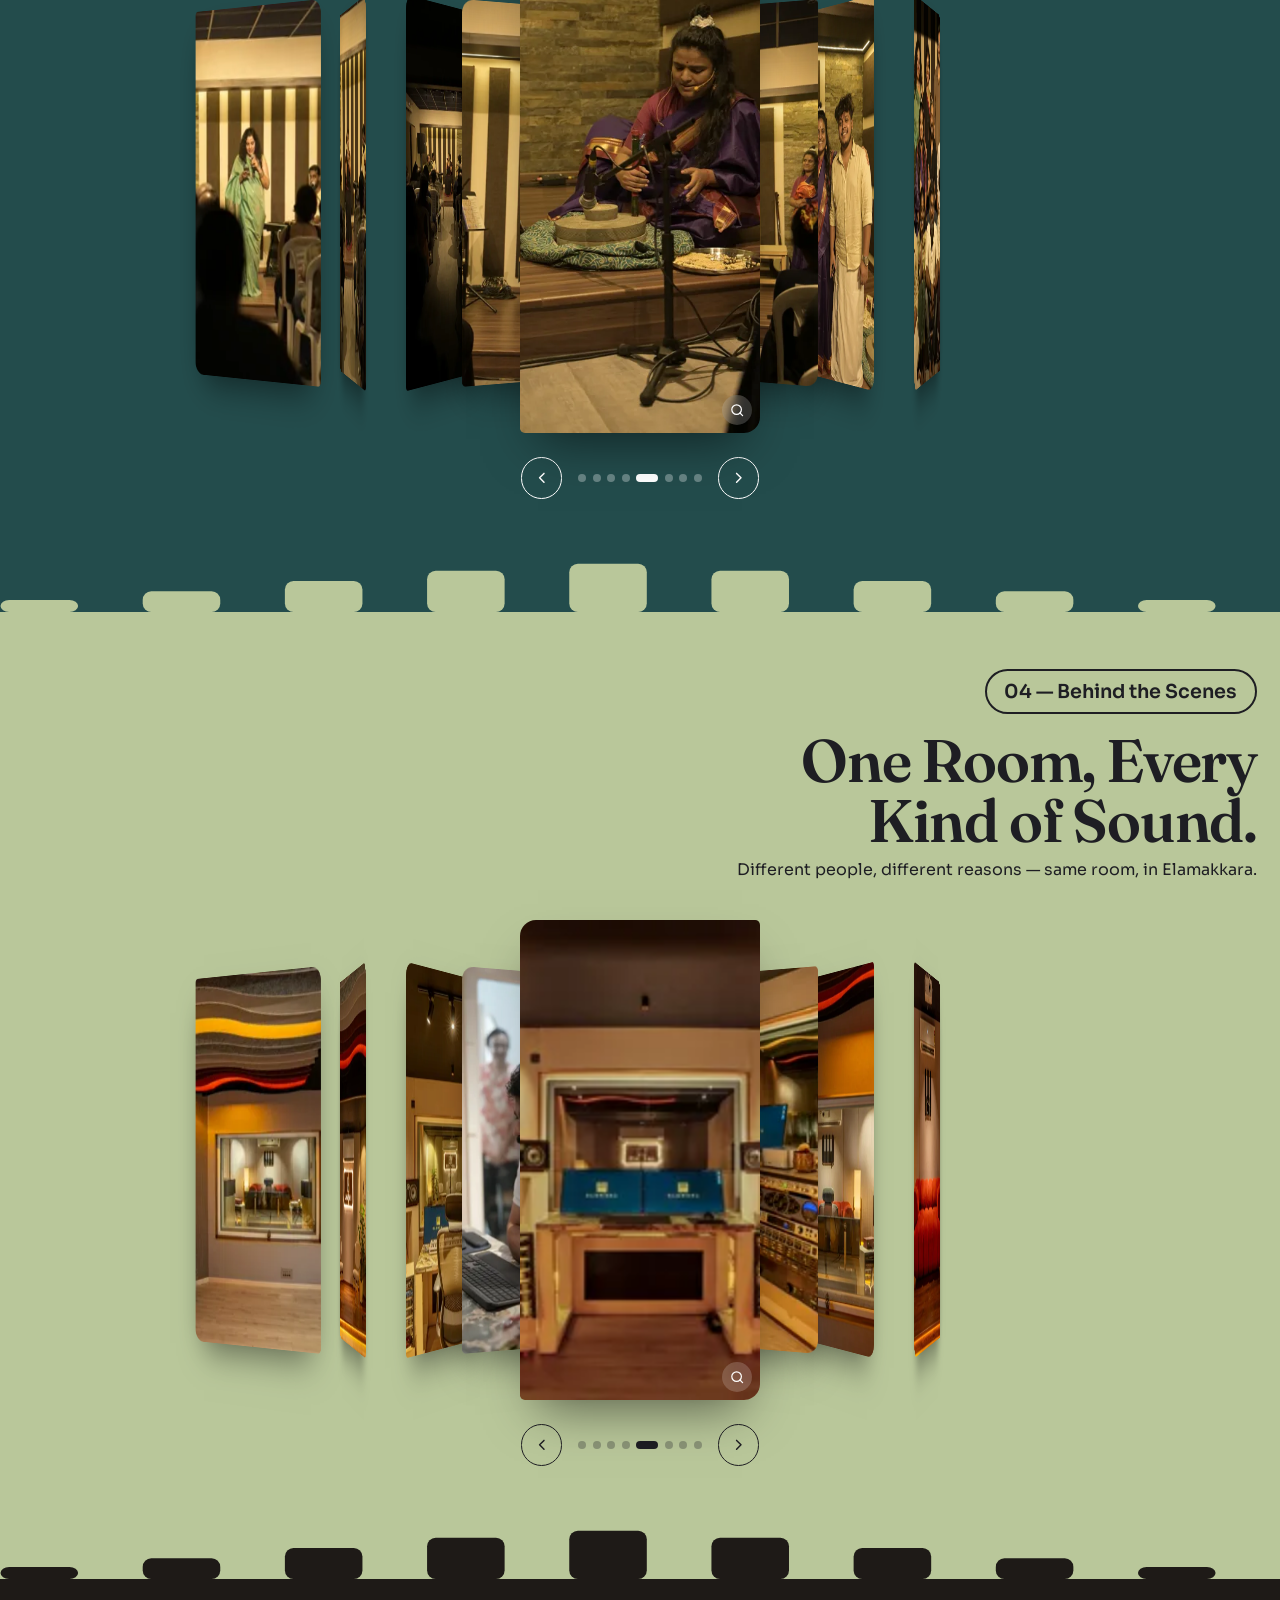
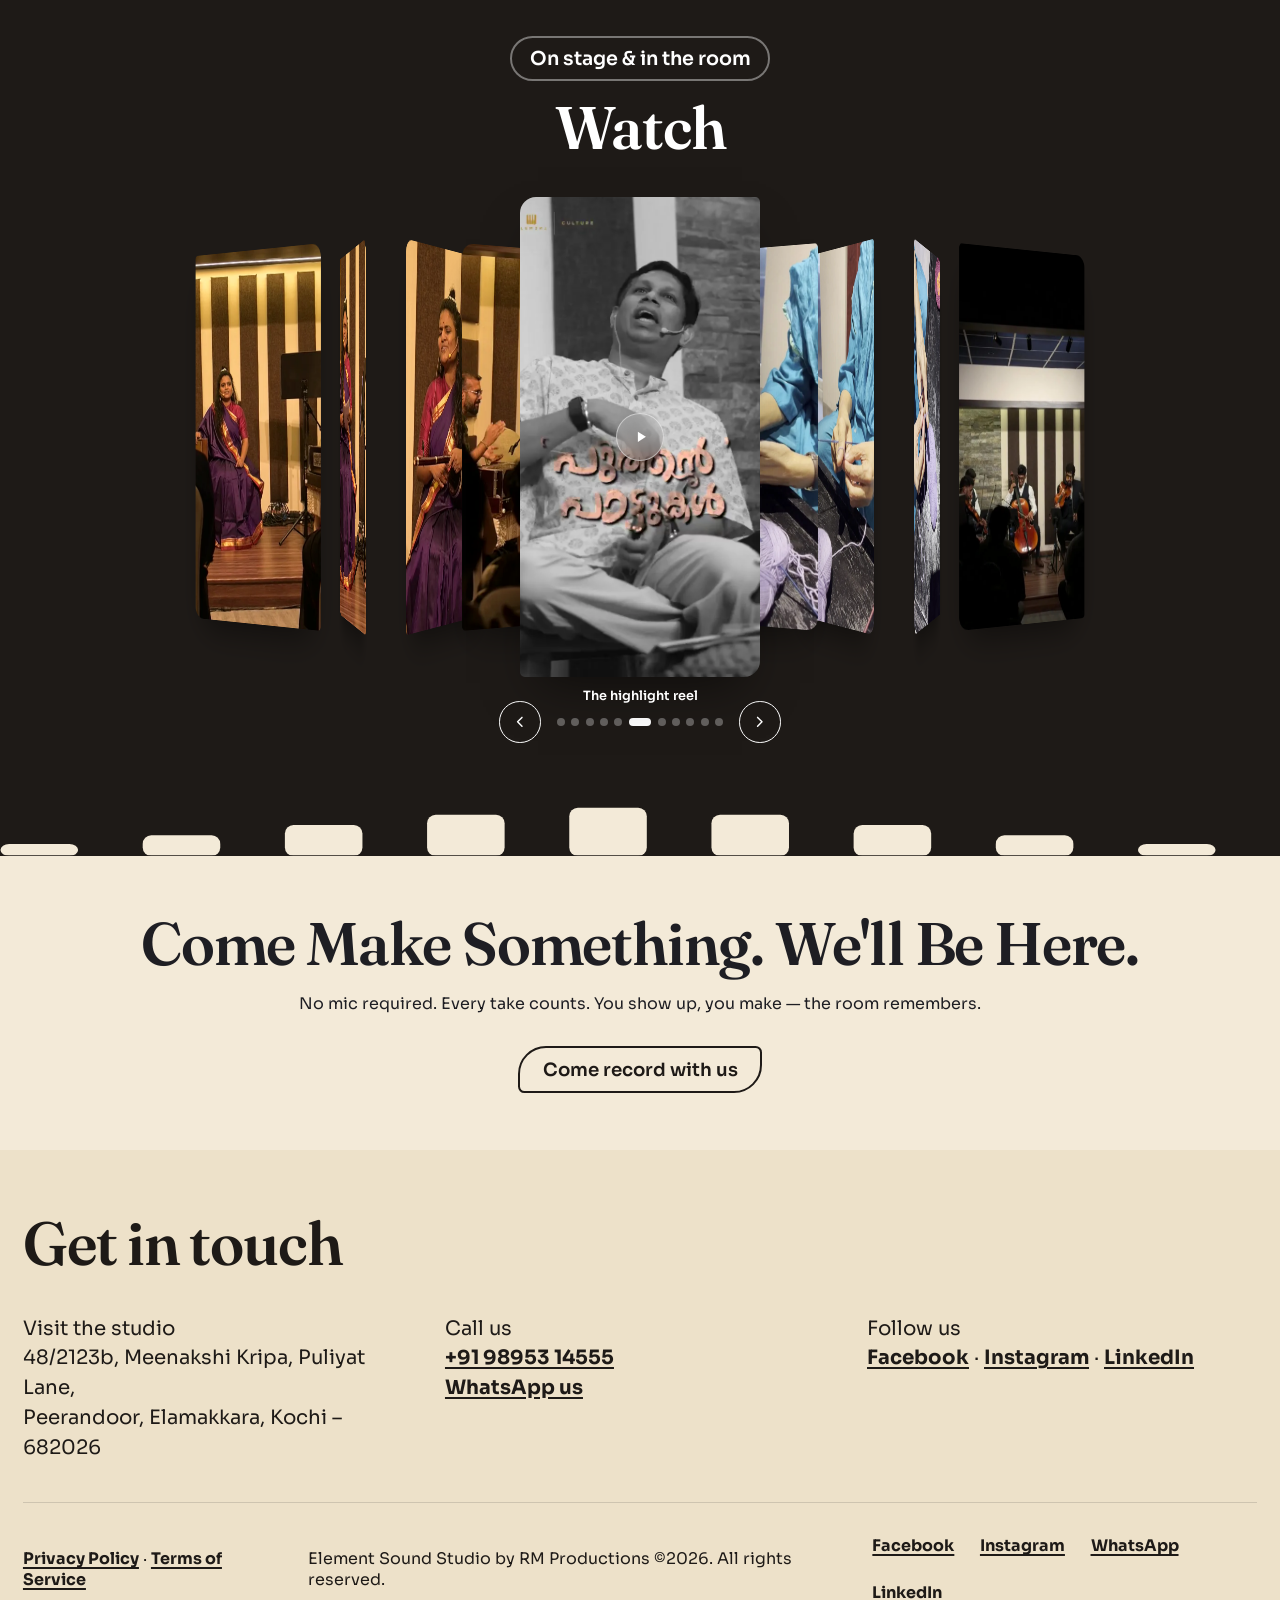
<file: gallery.html>
﻿<!DOCTYPE html>
<html lang="en-GB">
<head>
<meta charset="UTF-8" />
<meta name="viewport" content="width=device-width, initial-scale=1.0" />
<title>Studio Gallery — Live Music Studio &amp; Jamming Studio, Kochi</title>
<meta name="description" content="A look inside Element Sound Studio — the live room, control room and lounge at our recording studio and jamming studio in Elamakkara, Kochi." />
<meta name="keywords" content="Recording Studio Kochi, Jamming Studio Kochi, Live Music Studio, Element Sound Studio, Creative Hub Kochi" />
<meta name="author" content="Element Sound Studio by RM Productions" />
<link rel="canonical" href="https://elementkochi.com/gallery" />
<meta property="og:type" content="website" />
<meta property="og:site_name" content="Element Sound Studio" />
<meta property="og:locale" content="en_IN" />
<meta property="og:title" content="Studio Gallery — Live Music Studio &amp; Jamming Studio, Kochi" />
<meta property="og:description" content="A look inside Element Sound Studio — the live room, control room and lounge at our recording and jamming studio in Elamakkara, Kochi." />
<meta property="og:image" content="https://elementkochi.com/public/equipments/IMG-20260723-WA0009.webp" />
<meta name="twitter:card" content="summary_large_image" />
<meta name="twitter:title" content="Gallery — Element Sound Studio, Kochi" />
<meta name="twitter:description" content="A look inside Element Sound Studio in Elamakkara, Kochi." />
<meta name="twitter:image" content="https://elementkochi.com/public/equipments/IMG-20260723-WA0009.webp" />
<meta name="geo.region" content="IN-KL" />
<meta name="geo.placename" content="Kochi" />
<meta name="theme-color" content="#1e1a17" />
<link rel="icon" href="favicon.ico?v=3" sizes="any">
<link rel="icon" type="image/png" sizes="32x32" href="public/icons/favicon-32.png?v=3">
<link rel="icon" type="image/png" sizes="16x16" href="public/icons/favicon-16.png?v=3">
<link rel="apple-touch-icon" href="public/icons/apple-touch-icon.png?v=3">
<link rel="manifest" href="site.webmanifest">
<link rel="preload" href="public/fonts/sora.woff2" as="font" type="font/woff2" crossorigin>
<link rel="preload" href="public/fonts/fraunces-normal.woff2" as="font" type="font/woff2" crossorigin>
<link rel="preload" href="public/fonts/fraunces-italic.woff2" as="font" type="font/woff2" crossorigin>
<link rel="preload" href="style.min.css?v=15" as="style" onload="this.onload=null;this.rel='stylesheet'">
<noscript><link rel="stylesheet" href="style.min.css?v=15"></noscript>
<link rel="stylesheet" href="chatbot.css?v=1">
<link rel="stylesheet" href="gallery.min.css?v=3">
<!-- Structured data: add Facebook to sameAs once the Page URL is confirmed. -->
<script type="application/ld+json">
{
  "@context": "https://schema.org",
  "@type": "LocalBusiness",
  "name": "Element Sound Studio",
  "alternateName": "Element Culture",
  "description": "Recording studio and music production studio in Elamakkara, Kochi offering professional audio recording, mixing and mastering, vocal recording, sound engineering training, music production and live music events.",
  "url": "https://elementkochi.com/gallery",
  "telephone": "+919895314555",
  "priceRange": "₹1,250 - ₹20,000",
  "image": "https://elementkochi.com/public/element-logo-2.png",
  "address": {
    "@type": "PostalAddress",
    "streetAddress": "48/2123b, Meenakshi Kripa, Puliyat Lane, Peerandoor",
    "addressLocality": "Elamakkara, Kochi",
    "addressRegion": "Kerala",
    "postalCode": "682026",
    "addressCountry": "IN"
  },
  "areaServed": "Kochi, Kerala",
  "sameAs": [
    "https://www.instagram.com/elementsoundstudio_kochi/",
    "https://www.linkedin.com/posts/ranjith-meleppat-a00a542a_elementsoundstudio-elementculture-kochi-ugcPost-7476931120618475520-7l0K/"
  ]
}
</script>
<script type="application/ld+json">
{
  "@context": "https://schema.org",
  "@type": "BreadcrumbList",
  "itemListElement": [
    { "@type": "ListItem", "position": 1, "name": "Home", "item": "https://elementkochi.com/index.html" },
    { "@type": "ListItem", "position": 2, "name": "Gallery", "item": "https://elementkochi.com/gallery.html" }
  ]
}
</script>
</head>
<body class="dark-header">

<div class="loader" id="loader"><div class="loader__mark"><img class="loader__logo" src="public/icons/logo-icon-white.png?v=3" width="56" height="61" alt=""><span class="loader__text wordmark">ELEM<span class="wordmark__flip">E</span><span class="wordmark__flip">N</span><span class="wordmark__flip--v">T</span></span></div></div>

<header class="site-header" id="siteHeader">
  <a href="/" class="brand-logo" aria-label="Element Sound Studio home">
    <img src="public/icons/logo-icon-white.png?v=3" width="165" height="180" alt="">
    <span class="wordmark">ELEM<span class="wordmark__flip">E</span><span class="wordmark__flip">N</span><span class="wordmark__flip--v">T</span></span>
  </a>
  <button class="menu-toggle" id="menuToggle" aria-label="Open menu" aria-expanded="false">
    <span></span><span></span><span></span>
  </button>
</header>

<main>

  <!-- Hero banner -->
  <div class="hero-banner">
    <video autoplay muted loop playsinline poster="public/poster-frames/live-shows.webp">
      <source src="videos/live-shows-mobile.mp4" media="(max-width: 768px)">
      <source src="videos/live-shows.mp4">
    </video>
    <div class="wave-divider" style="position:absolute;bottom:0;left:0;width:100%;margin-bottom:-1px;">
      <svg viewBox="0 0 4455 60" xmlns="http://www.w3.org/2000/svg" style="animation:none;">
        <g fill="#1e1a17"><rect x="0" y="46" width="90" height="14" rx="10"/><rect x="165" y="36" width="90" height="24" rx="10"/><rect x="330" y="24" width="90" height="36" rx="10"/><rect x="495" y="12" width="90" height="48" rx="10"/><rect x="660" y="4" width="90" height="56" rx="10"/><rect x="825" y="12" width="90" height="48" rx="10"/><rect x="990" y="24" width="90" height="36" rx="10"/><rect x="1155" y="36" width="90" height="24" rx="10"/><rect x="1320" y="46" width="90" height="14" rx="10"/><rect x="1485" y="36" width="90" height="24" rx="10"/><rect x="1650" y="24" width="90" height="36" rx="10"/><rect x="1815" y="12" width="90" height="48" rx="10"/><rect x="1980" y="4" width="90" height="56" rx="10"/><rect x="2145" y="12" width="90" height="48" rx="10"/><rect x="2310" y="24" width="90" height="36" rx="10"/><rect x="2475" y="36" width="90" height="24" rx="10"/><rect x="2640" y="46" width="90" height="14" rx="10"/><rect x="2805" y="36" width="90" height="24" rx="10"/><rect x="2970" y="24" width="90" height="36" rx="10"/><rect x="3135" y="12" width="90" height="48" rx="10"/><rect x="3300" y="4" width="90" height="56" rx="10"/><rect x="3465" y="12" width="90" height="48" rx="10"/><rect x="3630" y="24" width="90" height="36" rx="10"/><rect x="3795" y="36" width="90" height="24" rx="10"/><rect x="3960" y="46" width="90" height="14" rx="10"/><rect x="4125" y="36" width="90" height="24" rx="10"/><rect x="4290" y="24" width="90" height="36" rx="10"/></g>
      </svg>
    </div>
  </div>

  <section class="page-hero" style="padding-top:clamp(2.5rem,4vw,4.5rem);">
    <div class="page-container">
      <h1 class="display-2 fly-text" data-reverse="true" data-wind-angle="90" data-wind-strength="240" data-scatter="70" data-max-rotation="220" data-depth="90" data-order="ltr" data-start-y="0.8">Every session leaves a trace.</h1>
      <p class="lede">Workshops, live sets, a Saturday crochet circle and the quiet studio time in between — a look inside Element Sound Studio, in Elamakkara, Kochi.</p>
    </div>
  </section>

  <!-- ══════════ WORLD MUSIC DAY ══════════ -->
  <section class="color-band band-gold" id="worldMusicDay">
    <div class="color-band__wave"><svg viewBox="0 0 4455 60" xmlns="http://www.w3.org/2000/svg"><g><rect x="0" y="46" width="90" height="14" rx="10"/><rect x="165" y="36" width="90" height="24" rx="10"/><rect x="330" y="24" width="90" height="36" rx="10"/><rect x="495" y="12" width="90" height="48" rx="10"/><rect x="660" y="4" width="90" height="56" rx="10"/><rect x="825" y="12" width="90" height="48" rx="10"/><rect x="990" y="24" width="90" height="36" rx="10"/><rect x="1155" y="36" width="90" height="24" rx="10"/><rect x="1320" y="46" width="90" height="14" rx="10"/><rect x="1485" y="36" width="90" height="24" rx="10"/><rect x="1650" y="24" width="90" height="36" rx="10"/><rect x="1815" y="12" width="90" height="48" rx="10"/><rect x="1980" y="4" width="90" height="56" rx="10"/><rect x="2145" y="12" width="90" height="48" rx="10"/><rect x="2310" y="24" width="90" height="36" rx="10"/><rect x="2475" y="36" width="90" height="24" rx="10"/><rect x="2640" y="46" width="90" height="14" rx="10"/><rect x="2805" y="36" width="90" height="24" rx="10"/><rect x="2970" y="24" width="90" height="36" rx="10"/><rect x="3135" y="12" width="90" height="48" rx="10"/><rect x="3300" y="4" width="90" height="56" rx="10"/><rect x="3465" y="12" width="90" height="48" rx="10"/><rect x="3630" y="24" width="90" height="36" rx="10"/><rect x="3795" y="36" width="90" height="24" rx="10"/><rect x="3960" y="46" width="90" height="14" rx="10"/><rect x="4125" y="36" width="90" height="24" rx="10"/><rect x="4290" y="24" width="90" height="36" rx="10"/></g></svg></div>
    <div class="page-container">
      <div class="gallery-section__head">
        <span class="eyebrow pill" style="margin-bottom:1rem;display:inline-block;">01 — Workshop</span>
        <h2 class="band-heading">Sing. Paint. Connect.</h2>
        <p class="lede">An evening of singing, painting and folk music, led by Tejashree Ingawale.</p>
      </div>

      <div class="carousel" id="wmdCarousel"></div>
    </div>
  </section>

  <!-- ══════════ CROCHET CIRCLE ══════════ -->
  <section class="color-band band-parchment gallery-section--right" id="crochetCircle">
    <div class="color-band__wave"><svg viewBox="0 0 4455 60" xmlns="http://www.w3.org/2000/svg"><g><rect x="0" y="46" width="90" height="14" rx="10"/><rect x="165" y="36" width="90" height="24" rx="10"/><rect x="330" y="24" width="90" height="36" rx="10"/><rect x="495" y="12" width="90" height="48" rx="10"/><rect x="660" y="4" width="90" height="56" rx="10"/><rect x="825" y="12" width="90" height="48" rx="10"/><rect x="990" y="24" width="90" height="36" rx="10"/><rect x="1155" y="36" width="90" height="24" rx="10"/><rect x="1320" y="46" width="90" height="14" rx="10"/><rect x="1485" y="36" width="90" height="24" rx="10"/><rect x="1650" y="24" width="90" height="36" rx="10"/><rect x="1815" y="12" width="90" height="48" rx="10"/><rect x="1980" y="4" width="90" height="56" rx="10"/><rect x="2145" y="12" width="90" height="48" rx="10"/><rect x="2310" y="24" width="90" height="36" rx="10"/><rect x="2475" y="36" width="90" height="24" rx="10"/><rect x="2640" y="46" width="90" height="14" rx="10"/><rect x="2805" y="36" width="90" height="24" rx="10"/><rect x="2970" y="24" width="90" height="36" rx="10"/><rect x="3135" y="12" width="90" height="48" rx="10"/><rect x="3300" y="4" width="90" height="56" rx="10"/><rect x="3465" y="12" width="90" height="48" rx="10"/><rect x="3630" y="24" width="90" height="36" rx="10"/><rect x="3795" y="36" width="90" height="24" rx="10"/><rect x="3960" y="46" width="90" height="14" rx="10"/><rect x="4125" y="36" width="90" height="24" rx="10"/><rect x="4290" y="24" width="90" height="36" rx="10"/></g></svg></div>
    <div class="page-container">
      <div class="gallery-section__head">
        <span class="eyebrow pill" style="margin-bottom:1rem;display:inline-block;">02 — Every Saturday</span>
        <h2 class="band-heading">Stitch by Stitch, Slow Down.</h2>
        <p class="lede">Yarn, a hook, and no mic — a relaxed hands-on circle away from the studio's usual rhythm.</p>
      </div>

      <div class="carousel" id="crochetCarousel"></div>
    </div>
  </section>

  <!-- ══════════ LIVE MUSIC ══════════ -->
  <section class="color-band band-teal" id="liveMusic" style="color:#fff;">
    <div class="color-band__wave"><svg viewBox="0 0 4455 60" xmlns="http://www.w3.org/2000/svg"><g><rect x="0" y="46" width="90" height="14" rx="10"/><rect x="165" y="36" width="90" height="24" rx="10"/><rect x="330" y="24" width="90" height="36" rx="10"/><rect x="495" y="12" width="90" height="48" rx="10"/><rect x="660" y="4" width="90" height="56" rx="10"/><rect x="825" y="12" width="90" height="48" rx="10"/><rect x="990" y="24" width="90" height="36" rx="10"/><rect x="1155" y="36" width="90" height="24" rx="10"/><rect x="1320" y="46" width="90" height="14" rx="10"/><rect x="1485" y="36" width="90" height="24" rx="10"/><rect x="1650" y="24" width="90" height="36" rx="10"/><rect x="1815" y="12" width="90" height="48" rx="10"/><rect x="1980" y="4" width="90" height="56" rx="10"/><rect x="2145" y="12" width="90" height="48" rx="10"/><rect x="2310" y="24" width="90" height="36" rx="10"/><rect x="2475" y="36" width="90" height="24" rx="10"/><rect x="2640" y="46" width="90" height="14" rx="10"/><rect x="2805" y="36" width="90" height="24" rx="10"/><rect x="2970" y="24" width="90" height="36" rx="10"/><rect x="3135" y="12" width="90" height="48" rx="10"/><rect x="3300" y="4" width="90" height="56" rx="10"/><rect x="3465" y="12" width="90" height="48" rx="10"/><rect x="3630" y="24" width="90" height="36" rx="10"/><rect x="3795" y="36" width="90" height="24" rx="10"/><rect x="3960" y="46" width="90" height="14" rx="10"/><rect x="4125" y="36" width="90" height="24" rx="10"/><rect x="4290" y="24" width="90" height="36" rx="10"/></g></svg></div>
    <div class="page-container">
      <div class="gallery-section__head">
        <span class="eyebrow pill" style="margin-bottom:1rem;display:inline-block;color:#fff;border-color:rgba(255,255,255,.4);">03 — Live at Element Culture</span>
        <h2 class="band-heading">The Room Goes Quiet. Then It Begins.</h2>
        <p class="lede">Solo vocals, full band sets and a chamber quartet, once the lights come up on stage.</p>
      </div>

      <div class="carousel" id="liveCarousel"></div>
    </div>
  </section>

  <!-- ══════════ INSIDE THE STUDIO ══════════ -->
  <section class="color-band band-moss gallery-section--right" id="insideStudio">
    <div class="color-band__wave"><svg viewBox="0 0 4455 60" xmlns="http://www.w3.org/2000/svg"><g><rect x="0" y="46" width="90" height="14" rx="10"/><rect x="165" y="36" width="90" height="24" rx="10"/><rect x="330" y="24" width="90" height="36" rx="10"/><rect x="495" y="12" width="90" height="48" rx="10"/><rect x="660" y="4" width="90" height="56" rx="10"/><rect x="825" y="12" width="90" height="48" rx="10"/><rect x="990" y="24" width="90" height="36" rx="10"/><rect x="1155" y="36" width="90" height="24" rx="10"/><rect x="1320" y="46" width="90" height="14" rx="10"/><rect x="1485" y="36" width="90" height="24" rx="10"/><rect x="1650" y="24" width="90" height="36" rx="10"/><rect x="1815" y="12" width="90" height="48" rx="10"/><rect x="1980" y="4" width="90" height="56" rx="10"/><rect x="2145" y="12" width="90" height="48" rx="10"/><rect x="2310" y="24" width="90" height="36" rx="10"/><rect x="2475" y="36" width="90" height="24" rx="10"/><rect x="2640" y="46" width="90" height="14" rx="10"/><rect x="2805" y="36" width="90" height="24" rx="10"/><rect x="2970" y="24" width="90" height="36" rx="10"/><rect x="3135" y="12" width="90" height="48" rx="10"/><rect x="3300" y="4" width="90" height="56" rx="10"/><rect x="3465" y="12" width="90" height="48" rx="10"/><rect x="3630" y="24" width="90" height="36" rx="10"/><rect x="3795" y="36" width="90" height="24" rx="10"/><rect x="3960" y="46" width="90" height="14" rx="10"/><rect x="4125" y="36" width="90" height="24" rx="10"/><rect x="4290" y="24" width="90" height="36" rx="10"/></g></svg></div>
    <div class="page-container">
      <div class="gallery-section__head">
        <span class="eyebrow pill" style="margin-bottom:1rem;display:inline-block;">04 — Behind the Scenes</span>
        <h2 class="band-heading">One Room, Every Kind of Sound.</h2>
        <p class="lede">Different people, different reasons — same room, in Elamakkara.</p>
      </div>

      <div class="carousel" id="studioCarousel"></div>
    </div>
  </section>

  <!-- ══════════ WATCH — every video, one place ══════════ -->
  <section class="color-band band-dark">
    <div class="color-band__wave"><svg viewBox="0 0 4455 60" xmlns="http://www.w3.org/2000/svg"><g><rect x="0" y="46" width="90" height="14" rx="10"/><rect x="165" y="36" width="90" height="24" rx="10"/><rect x="330" y="24" width="90" height="36" rx="10"/><rect x="495" y="12" width="90" height="48" rx="10"/><rect x="660" y="4" width="90" height="56" rx="10"/><rect x="825" y="12" width="90" height="48" rx="10"/><rect x="990" y="24" width="90" height="36" rx="10"/><rect x="1155" y="36" width="90" height="24" rx="10"/><rect x="1320" y="46" width="90" height="14" rx="10"/><rect x="1485" y="36" width="90" height="24" rx="10"/><rect x="1650" y="24" width="90" height="36" rx="10"/><rect x="1815" y="12" width="90" height="48" rx="10"/><rect x="1980" y="4" width="90" height="56" rx="10"/><rect x="2145" y="12" width="90" height="48" rx="10"/><rect x="2310" y="24" width="90" height="36" rx="10"/><rect x="2475" y="36" width="90" height="24" rx="10"/><rect x="2640" y="46" width="90" height="14" rx="10"/><rect x="2805" y="36" width="90" height="24" rx="10"/><rect x="2970" y="24" width="90" height="36" rx="10"/><rect x="3135" y="12" width="90" height="48" rx="10"/><rect x="3300" y="4" width="90" height="56" rx="10"/><rect x="3465" y="12" width="90" height="48" rx="10"/><rect x="3630" y="24" width="90" height="36" rx="10"/><rect x="3795" y="36" width="90" height="24" rx="10"/><rect x="3960" y="46" width="90" height="14" rx="10"/><rect x="4125" y="36" width="90" height="24" rx="10"/><rect x="4290" y="24" width="90" height="36" rx="10"/></g></svg></div>
    <div class="page-container">
      <div class="gallery-section__head" style="max-width:none;text-align:center;margin:0 auto;">
        <span class="eyebrow pill" style="margin-bottom:1rem;display:inline-block;color:#fff;border-color:rgba(255,255,255,.4);">On stage &amp; in the room</span>
        <h2 class="band-heading">Watch</h2>
      </div>
      <div class="carousel" id="watchCarousel" style="text-align:center;"></div>
    </div>
  </section>

  <!-- ══════════ CLOSING CTA ══════════ -->
  <section class="color-band band-cream">
    <div class="color-band__wave"><svg viewBox="0 0 4455 60" xmlns="http://www.w3.org/2000/svg"><g><rect x="0" y="46" width="90" height="14" rx="10"/><rect x="165" y="36" width="90" height="24" rx="10"/><rect x="330" y="24" width="90" height="36" rx="10"/><rect x="495" y="12" width="90" height="48" rx="10"/><rect x="660" y="4" width="90" height="56" rx="10"/><rect x="825" y="12" width="90" height="48" rx="10"/><rect x="990" y="24" width="90" height="36" rx="10"/><rect x="1155" y="36" width="90" height="24" rx="10"/><rect x="1320" y="46" width="90" height="14" rx="10"/><rect x="1485" y="36" width="90" height="24" rx="10"/><rect x="1650" y="24" width="90" height="36" rx="10"/><rect x="1815" y="12" width="90" height="48" rx="10"/><rect x="1980" y="4" width="90" height="56" rx="10"/><rect x="2145" y="12" width="90" height="48" rx="10"/><rect x="2310" y="24" width="90" height="36" rx="10"/><rect x="2475" y="36" width="90" height="24" rx="10"/><rect x="2640" y="46" width="90" height="14" rx="10"/><rect x="2805" y="36" width="90" height="24" rx="10"/><rect x="2970" y="24" width="90" height="36" rx="10"/><rect x="3135" y="12" width="90" height="48" rx="10"/><rect x="3300" y="4" width="90" height="56" rx="10"/><rect x="3465" y="12" width="90" height="48" rx="10"/><rect x="3630" y="24" width="90" height="36" rx="10"/><rect x="3795" y="36" width="90" height="24" rx="10"/><rect x="3960" y="46" width="90" height="14" rx="10"/><rect x="4125" y="36" width="90" height="24" rx="10"/><rect x="4290" y="24" width="90" height="36" rx="10"/></g></svg></div>
    <div class="page-container" style="text-align:center;">
      <h2 class="band-heading">Come Make Something. We'll Be Here.</h2>
      <p class="lede" style="margin-top:1.25rem;">No mic required. Every take counts. You show up, you make — the room remembers.</p>
      <a href="https://wa.me/919895314555?text=Hi!%20I%20would%20like%20to%20enquire%20about%20recording%20at%20Element%20Sound%20Studio." target="_blank" rel="noopener" class="btn-pill" style="margin-top:2rem;color:var(--color-brand-black);border-color:var(--color-brand-black);--btn-hover-fg:var(--color-brand-cream);"><span>Come record with us</span></a>
    </div>
  </section>

  <footer class="site-footer">
    <div class="page-container">
      <h3>Get in touch</h3>
      <div class="footer-grid">
        <p>Visit the studio<br>48/2123b, Meenakshi Kripa, Puliyat Lane,<br>Peerandoor, Elamakkara, Kochi &ndash; 682026</p>
        <p>Call us<br><a href="tel:+919895314555">+91 98953 14555</a><br><a href="https://wa.me/919895314555" target="_blank" rel="noopener">WhatsApp us</a></p>
        <p>Follow us<br><a href="https://www.facebook.com/ranjith.meleppat/" target="_blank" rel="noopener">Facebook</a> &middot; <a href="https://www.instagram.com/elementsoundstudio_kochi/" target="_blank" rel="noopener">Instagram</a> &middot; <a href="https://www.linkedin.com/posts/ranjith-meleppat-a00a542a_elementsoundstudio-elementculture-kochi-ugcPost-7476931120618475520-7l0K/" target="_blank" rel="noopener">LinkedIn</a></p>
      </div>
      <div class="footer-bottom">
        <div class="footer-socials">
          <a href="https://www.facebook.com/ranjith.meleppat/" target="_blank" rel="noopener">Facebook</a>
          <a href="https://www.instagram.com/elementsoundstudio_kochi/" target="_blank" rel="noopener">Instagram</a>
          <a href="https://wa.me/919895314555" target="_blank" rel="noopener">WhatsApp</a>
          <a href="https://www.linkedin.com/posts/ranjith-meleppat-a00a542a_elementsoundstudio-elementculture-kochi-ugcPost-7476931120618475520-7l0K/" target="_blank" rel="noopener">LinkedIn</a>
        </div>
        <div class="footer-meta">
          <p><a href="/privacy-policy">Privacy Policy</a> &middot; <a href="/terms">Terms of Service</a></p>
          <p>Element Sound Studio by RM Productions &copy;2026. All rights reserved.</p>
        </div>
      </div>
    </div>
  </footer>

</main>

<div class="menu-overlay" id="menuOverlay">
  <nav class="menu-overlay__list">
    <a class="menu-overlay__item" href="/programs" data-color="#C9962E" data-hover="#F3EAD8">Programs</a>
    <a class="menu-overlay__item" href="/" data-color="#C97B4A" data-hover="#F3EAD8">Home</a>
    <a class="menu-overlay__item" href="/about" data-color="#234C4C" data-hover="#B9C79A">About</a>
    <a class="menu-overlay__item" href="/team" data-color="#7A2E3A" data-hover="#E8C4B8">Team</a>
    <a class="menu-overlay__item" href="/gallery" data-color="#6E7B4F" data-hover="#F3EAD8">Gallery</a>
    <a class="menu-overlay__item" href="/contact" data-color="#B85C38" data-hover="#F3EAD8">Contact</a>
  </nav>
</div>

<a class="whatsapp-fab" href="https://wa.me/919895314555?text=Hi!%20I%20would%20like%20to%20know%20more%20about%20Element%20Sound%20Studio." target="_blank" rel="noopener" aria-label="Chat with Element Sound Studio on WhatsApp">
  <svg viewBox="0 0 32 32" fill="currentColor" aria-hidden="true"><path d="M16.004 3C9.376 3 4 8.373 4 15c0 2.386.703 4.605 1.912 6.463L4 29l7.716-1.878A11.9 11.9 0 0 0 16.004 27C22.63 27 28 21.627 28 15S22.63 3 16.004 3zm0 21.75c-1.94 0-3.745-.57-5.264-1.55l-.377-.24-4.583 1.116 1.145-4.47-.246-.39A9.7 9.7 0 0 1 5.25 15c0-5.938 4.816-10.75 10.754-10.75S26.75 9.062 26.75 15 21.94 24.75 16.004 24.75zm5.63-8.02c-.31-.155-1.828-.902-2.11-1.005-.283-.103-.489-.155-.694.155-.207.31-.797 1.005-.978 1.21-.18.207-.36.232-.668.078-.31-.155-1.306-.481-2.487-1.534-.919-.82-1.539-1.832-1.72-2.14-.18-.31-.02-.478.135-.633.14-.138.31-.36.464-.54.155-.18.207-.31.31-.516.103-.207.052-.387-.026-.542-.078-.155-.694-1.672-.951-2.29-.25-.6-.505-.52-.694-.53l-.592-.01c-.207 0-.542.078-.826.387-.283.31-1.08 1.056-1.08 2.574s1.106 2.988 1.26 3.194c.155.207 2.177 3.324 5.276 4.66.737.318 1.312.508 1.76.65.74.235 1.412.202 1.944.123.593-.089 1.828-.747 2.086-1.468.258-.72.258-1.337.18-1.468-.077-.13-.283-.207-.593-.362z"/></svg>
  <span class="whatsapp-fab__label">Chat on WhatsApp</span>
</a>

<script src="script.min.js?v=5"></script>
<script src="chatbot.js?v=2" defer></script>
<script src="vendor/gsap/gsap.min.js" defer></script>
<script src="vendor/gsap/ScrollTrigger.min.js" defer></script>
<script src="fly-text.min.js?v=5" defer></script>

<!-- Gallery data + photo-grid build + video-feature wiring + shared lightbox -->
<script>
(function () {
  var WMD_PHOTOS = [
    { thumb: 'public/gallery/world-music-day/photo-01-thumb.webp', full: 'public/gallery/world-music-day/photo-01.webp', alt: 'The full circle gathered for the World Music Day workshop, papers and colour pencils laid out for painting' },
    { thumb: 'public/gallery/world-music-day/photo-02-thumb.webp', full: 'public/gallery/world-music-day/photo-02.webp', alt: 'Wide view of the studio floor set up for the World Music Day workshop circle' },
    { thumb: 'public/gallery/world-music-day/photo-03-thumb.webp', full: 'public/gallery/world-music-day/photo-03.webp', alt: 'Tejashree Ingawale leading the circle in a guided singing exercise' },
    { thumb: 'public/gallery/world-music-day/photo-04-thumb.webp', full: 'public/gallery/world-music-day/photo-04.webp', alt: 'A shared laugh between participants during the World Music Day workshop' },
    { thumb: 'public/gallery/world-music-day/photo-05-thumb.webp', full: 'public/gallery/world-music-day/photo-05.webp', alt: 'A group vocal rehearsal, participants singing together from printed lyric sheets' },
    { thumb: 'public/gallery/world-music-day/photo-06-thumb.webp', full: 'public/gallery/world-music-day/photo-06.webp', alt: 'A warm greeting between a young participant and the facilitator' },
    { thumb: 'public/gallery/world-music-day/photo-07-thumb.webp', full: 'public/gallery/world-music-day/photo-07.webp', alt: 'A parting hug beside the tanpura as the workshop wraps up' },
    { thumb: 'public/gallery/world-music-day/photo-08-thumb.webp', full: 'public/gallery/world-music-day/photo-08.webp', alt: 'The full group posing together after the World Music Day workshop' },
    { thumb: 'public/gallery/world-music-day/photo-09-thumb.webp', full: 'public/gallery/world-music-day/photo-09.webp', alt: 'Performers and hosts posing together in the studio' },
    { thumb: 'public/gallery/world-music-day/photo-10-thumb.webp', full: 'public/gallery/world-music-day/photo-10.webp', alt: 'The wider crowd gathered for the World Music Day evening' }
  ];
  var CROCHET_PHOTOS = [
    { thumb: 'public/gallery/crochet/photo-01-thumb.webp', full: 'public/gallery/crochet/photo-01.webp', alt: 'Close-up of a hand-crocheted coaster taking shape on the hook' },
    { thumb: 'public/gallery/crochet/photo-02-thumb.webp', full: 'public/gallery/crochet/photo-02.webp', alt: 'A finished crochet coaster beside a fresh ball of yarn' },
    { thumb: 'public/gallery/crochet/photo-03-thumb.webp', full: 'public/gallery/crochet/photo-03.webp', alt: 'Hands mid-stitch, working the yarn around the hook' },
    { thumb: 'public/gallery/crochet/photo-04-thumb.webp', full: 'public/gallery/crochet/photo-04.webp', alt: 'Overhead view of a crochet hook drawing yarn through a loop' },
    { thumb: 'public/gallery/crochet/photo-05-thumb.webp', full: 'public/gallery/crochet/photo-05.webp', alt: 'Close overhead detail of a stitch in progress' },
    { thumb: 'public/gallery/crochet/photo-06-thumb.webp', full: 'public/gallery/crochet/photo-06.webp', alt: 'Overhead view of the maroon coaster taking shape beside a fresh ball of yarn' },
    { thumb: 'public/gallery/crochet/photo-07-thumb.webp', full: 'public/gallery/crochet/photo-07.webp', alt: 'A participant working the hook through a stitch in natural light' }
  ];
  var LIVE_PHOTOS = [
    { thumb: 'public/gallery/live-music/photo-01-thumb.webp', full: 'public/gallery/live-music/photo-01.webp', alt: 'A vocalist performing solo on stage at an Element Culture listening session' },
    { thumb: 'public/gallery/live-music/photo-02-thumb.webp', full: 'public/gallery/live-music/photo-02.webp', alt: 'A vocalist performing with a full band on stage' },
    { thumb: 'public/gallery/live-music/photo-03-thumb.webp', full: 'public/gallery/live-music/photo-03.webp', alt: 'Wide view of the stage and band mid-performance' },
    { thumb: 'public/gallery/live-music/photo-04-thumb.webp', full: 'public/gallery/live-music/photo-04.webp', alt: 'A flute performer smiling mid-performance' },
    { thumb: 'public/gallery/live-music/photo-05-thumb.webp', full: 'public/gallery/live-music/photo-05.webp', alt: 'The same flute performer in quiet concentration beside a ghatam' },
    { thumb: 'public/gallery/live-music/photo-06-thumb.webp', full: 'public/gallery/live-music/photo-06.webp', alt: "The host introducing the next act to the audience" },
    { thumb: 'public/gallery/live-music/photo-07-thumb.webp', full: 'public/gallery/live-music/photo-07.webp', alt: 'Three performers sharing a warm moment after the show' },
    { thumb: 'public/gallery/live-music/photo-08-thumb.webp', full: 'public/gallery/live-music/photo-08.webp', alt: "The full cast and crew together after the night's performances" }
  ];
  var STUDIO_PHOTOS = [
    { thumb: 'public/equipments/IMG-20260723-WA0007-thumb.webp', full: 'public/equipments/IMG-20260723-WA0007.webp', alt: 'Studio lounge looking through the glass into the live room' },
    { thumb: 'public/equipments/IMG-20260723-WA0008-thumb.webp', full: 'public/equipments/IMG-20260723-WA0008.webp', alt: 'Live room with a condenser microphone and the illuminated Element logo on the wall' },
    { thumb: 'public/equipments/IMG-20260723-WA0009-thumb.webp', full: 'public/equipments/IMG-20260723-WA0009.webp', alt: 'Control room with studio monitors and outboard gear' },
    { thumb: 'public/equipments/IMG-20260723-WA0010-thumb.webp', full: 'public/equipments/IMG-20260723-WA0010.webp', alt: 'Team member at a workstation during a studio session' },
    { thumb: 'public/equipments/IMG-20260723-WA0011-thumb.webp', full: 'public/equipments/IMG-20260723-WA0011.webp', alt: 'Control desk with dual monitors and studio speakers facing the live room window' },
    { thumb: 'public/equipments/IMG-20260723-WA0012-thumb.webp', full: 'public/equipments/IMG-20260723-WA0012.webp', alt: 'Producer workstation with laptop, monitors and outboard processing gear' },
    { thumb: 'public/equipments/IMG-20260723-WA0013-thumb.webp', full: 'public/equipments/IMG-20260723-WA0013.webp', alt: 'Live room booth with a red sofa and piano-key wall art' },
    { thumb: 'public/equipments/IMG-20260723-WA0014-thumb.webp', full: 'public/equipments/IMG-20260723-WA0014.webp', alt: 'Live room lounge with a red sofa and floor lamp' }
  ];

  var ALL_VIDEOS = [
    { mp4: 'public/gallery/world-music-day/wmd-6219.mp4', poster: 'public/gallery/world-music-day/wmd-6219-poster.webp', alt: 'Tejashree Ingawale singing with the tanpura, ready to play', cap: 'The opening song', tag: 'World Music Day' },
    { mp4: 'public/gallery/world-music-day/wmd-6230.mp4', poster: 'public/gallery/world-music-day/wmd-6230-poster.webp', alt: 'Tejashree Ingawale performing to the circle, ready to play', cap: 'Singing to the circle', tag: 'World Music Day' },
    { mp4: 'public/gallery/world-music-day/wmd-6234.mp4', poster: 'public/gallery/world-music-day/wmd-6234-poster.webp', alt: 'The full World Music Day performance, ready to play', cap: 'The full session', tag: 'World Music Day' },
    { mp4: 'public/gallery/world-music-day/wmd-6252.mp4', poster: 'public/gallery/world-music-day/wmd-6252-poster.webp', alt: 'View of the performance from the circle, ready to play', cap: 'From the circle', tag: 'World Music Day' },
    { mp4: 'public/gallery/world-music-day/wmd-6264.mp4', poster: 'public/gallery/world-music-day/wmd-6264-poster.webp', alt: 'A conversation on stage during the workshop, ready to play', cap: 'In conversation', tag: 'World Music Day' },
    { mp4: 'public/gallery/world-music-day/wmd-reel.mp4', poster: 'public/gallery/world-music-day/wmd-reel-poster.webp', alt: 'Element Culture World Music Day highlight reel, ready to play', cap: 'The highlight reel', tag: 'World Music Day' },
    { mp4: 'public/gallery/crochet/highlight.mp4', poster: 'public/gallery/crochet/video-poster.webp', alt: 'Crochet in progress, ready to play', cap: 'The stitch, up close', tag: 'Crochet Circle' },
    { mp4: 'public/gallery/crochet/crochet-3052.mp4', poster: 'public/gallery/crochet/crochet-3052-poster.webp', alt: 'Getting started on a new coaster, ready to play', cap: 'Getting started', tag: 'Crochet Circle' },
    { mp4: 'public/gallery/crochet/crochet-3058.mp4', poster: 'public/gallery/crochet/crochet-3058-poster.webp', alt: 'Working the hook round by round, ready to play', cap: 'Working the hook', tag: 'Crochet Circle' },
    { mp4: 'public/gallery/live-music/jupiter-strings.mp4', poster: 'public/gallery/live-music/video-poster.webp', alt: 'Jupiter Strings quartet performing live, ready to play', cap: 'Jupiter Strings, live and unplugged', tag: 'Live Music' },
    { mp4: 'public/gallery/break/element-v1.mp4', poster: 'public/gallery/break/poster-large.webp', alt: 'A quiet moment in the studio, ready to play', cap: 'Sound is memory', tag: 'Inside the Studio' }
  ];

  /* Real pixel widths of the thumb/full files above, so the srcset built
     in createCarousel() gives the browser accurate width descriptors —
     sharp on retina desktop, smaller download on phones. */
  var THUMB_W = {
    'public/equipments/IMG-20260723-WA0007-thumb.webp': 460,
    'public/equipments/IMG-20260723-WA0008-thumb.webp': 600,
    'public/equipments/IMG-20260723-WA0009-thumb.webp': 600,
    'public/equipments/IMG-20260723-WA0010-thumb.webp': 300,
    'public/equipments/IMG-20260723-WA0011-thumb.webp': 360,
    'public/equipments/IMG-20260723-WA0012-thumb.webp': 360,
    'public/equipments/IMG-20260723-WA0013-thumb.webp': 600,
    'public/equipments/IMG-20260723-WA0014-thumb.webp': 600,
    'public/gallery/crochet/photo-01-thumb.webp': 440,
    'public/gallery/crochet/photo-02-thumb.webp': 360,
    'public/gallery/crochet/photo-03-thumb.webp': 440,
    'public/gallery/crochet/photo-04-thumb.webp': 300,
    'public/gallery/crochet/photo-05-thumb.webp': 300,
    'public/gallery/crochet/photo-06-thumb.webp': 300,
    'public/gallery/crochet/photo-07-thumb.webp': 300,
    'public/gallery/live-music/photo-01-thumb.webp': 440,
    'public/gallery/live-music/photo-02-thumb.webp': 440,
    'public/gallery/live-music/photo-03-thumb.webp': 440,
    'public/gallery/live-music/photo-04-thumb.webp': 440,
    'public/gallery/live-music/photo-05-thumb.webp': 440,
    'public/gallery/live-music/photo-06-thumb.webp': 440,
    'public/gallery/live-music/photo-07-thumb.webp': 440,
    'public/gallery/live-music/photo-08-thumb.webp': 440,
    'public/gallery/world-music-day/photo-01-thumb.webp': 560,
    'public/gallery/world-music-day/photo-02-thumb.webp': 360,
    'public/gallery/world-music-day/photo-03-thumb.webp': 460,
    'public/gallery/world-music-day/photo-04-thumb.webp': 460,
    'public/gallery/world-music-day/photo-05-thumb.webp': 360,
    'public/gallery/world-music-day/photo-06-thumb.webp': 360,
    'public/gallery/world-music-day/photo-07-thumb.webp': 360,
    'public/gallery/world-music-day/photo-08-thumb.webp': 360,
    'public/gallery/world-music-day/photo-09-thumb.webp': 360,
    'public/gallery/world-music-day/photo-10-thumb.webp': 360
  };
  var FULL_W = {
    'public/equipments/IMG-20260723-WA0007.webp': 900,
    'public/equipments/IMG-20260723-WA0008.webp': 900,
    'public/equipments/IMG-20260723-WA0009.webp': 900,
    'public/equipments/IMG-20260723-WA0010.webp': 854,
    'public/equipments/IMG-20260723-WA0011.webp': 900,
    'public/equipments/IMG-20260723-WA0012.webp': 900,
    'public/equipments/IMG-20260723-WA0013.webp': 900,
    'public/equipments/IMG-20260723-WA0014.webp': 900,
    'public/gallery/crochet/photo-01.webp': 788,
    'public/gallery/crochet/photo-02.webp': 788,
    'public/gallery/crochet/photo-03.webp': 788,
    'public/gallery/crochet/photo-04.webp': 788,
    'public/gallery/crochet/photo-05.webp': 788,
    'public/gallery/crochet/photo-06.webp': 788,
    'public/gallery/crochet/photo-07.webp': 788,
    'public/gallery/live-music/photo-01.webp': 1400,
    'public/gallery/live-music/photo-02.webp': 1400,
    'public/gallery/live-music/photo-03.webp': 933,
    'public/gallery/live-music/photo-04.webp': 933,
    'public/gallery/live-music/photo-05.webp': 933,
    'public/gallery/live-music/photo-06.webp': 933,
    'public/gallery/live-music/photo-07.webp': 933,
    'public/gallery/live-music/photo-08.webp': 1400,
    'public/gallery/world-music-day/photo-01.webp': 1280,
    'public/gallery/world-music-day/photo-02.webp': 1280,
    'public/gallery/world-music-day/photo-03.webp': 1280,
    'public/gallery/world-music-day/photo-04.webp': 1280,
    'public/gallery/world-music-day/photo-05.webp': 1280,
    'public/gallery/world-music-day/photo-06.webp': 1280,
    'public/gallery/world-music-day/photo-07.webp': 1280,
    'public/gallery/world-music-day/photo-08.webp': 1280,
    'public/gallery/world-music-day/photo-09.webp': 1280,
    'public/gallery/world-music-day/photo-10.webp': 1280
  };

  /* ---------------- Shared lightbox (used by every photo carousel) ---------------- */
  var lb = document.createElement('div');
  lb.className = 'gallery-lightbox';
  lb.innerHTML =
    '<button type="button" class="gallery-lightbox__close" aria-label="Close">' +
      '<svg viewBox="0 0 24 24" fill="none" stroke="currentColor" stroke-width="2" stroke-linecap="round"><path d="M6 6l12 12M18 6 6 18"/></svg>' +
    '</button>' +
    '<button type="button" class="gallery-lightbox__nav gallery-lightbox__nav--prev" aria-label="Previous image">' +
      '<svg viewBox="0 0 24 24" fill="none" stroke="currentColor" stroke-width="2" stroke-linecap="round" stroke-linejoin="round"><path d="M15 6l-6 6 6 6"/></svg>' +
    '</button>' +
    '<button type="button" class="gallery-lightbox__nav gallery-lightbox__nav--next" aria-label="Next image">' +
      '<svg viewBox="0 0 24 24" fill="none" stroke="currentColor" stroke-width="2" stroke-linecap="round" stroke-linejoin="round"><path d="M9 6l6 6-6 6"/></svg>' +
    '</button>' +
    '<figure class="gallery-lightbox__figure">' +
      '<img class="gallery-lightbox__img" alt="">' +
      '<span class="gallery-lightbox__counter"></span>' +
    '</figure>';
  document.body.appendChild(lb);

  var lbImg = lb.querySelector('.gallery-lightbox__img');
  var counter = lb.querySelector('.gallery-lightbox__counter');
  var lbItems = [];
  var lbIndex = 0;
  var lbOnClose = null;

  function lbShow(index) {
    lbIndex = (index + lbItems.length) % lbItems.length;
    var item = lbItems[lbIndex];
    lbImg.classList.remove('is-shown');
    window.requestAnimationFrame(function () {
      lbImg.src = item.full;
      lbImg.alt = item.alt || '';
      window.requestAnimationFrame(function () { lbImg.classList.add('is-shown'); });
    });
    counter.textContent = (lbIndex + 1) + ' / ' + lbItems.length;
  }
  function openLightbox(items, index, onClose) {
    lbItems = items;
    lbOnClose = onClose || null;
    lbShow(index);
    lb.classList.add('is-open');
    document.body.style.overflow = 'hidden';
  }
  function closeLightbox() {
    lb.classList.remove('is-open');
    document.body.style.overflow = '';
    if (lbOnClose) { var cb = lbOnClose; lbOnClose = null; cb(); }
  }
  lb.querySelector('.gallery-lightbox__close').addEventListener('click', closeLightbox);
  lb.querySelector('.gallery-lightbox__nav--prev').addEventListener('click', function () { lbShow(lbIndex - 1); });
  lb.querySelector('.gallery-lightbox__nav--next').addEventListener('click', function () { lbShow(lbIndex + 1); });
  lb.addEventListener('click', function (e) { if (e.target === lb) closeLightbox(); });
  document.addEventListener('keydown', function (e) {
    if (!lb.classList.contains('is-open')) return;
    if (e.key === 'Escape') closeLightbox();
    if (e.key === 'ArrowLeft') lbShow(lbIndex - 1);
    if (e.key === 'ArrowRight') lbShow(lbIndex + 1);
  });

  /* ---------------- Carousel: 3D coverflow, mixes photos and videos ---------------- */
  function playInline(card, mp4, poster) {
    var video = document.createElement('video');
    video.controls = true;
    video.autoplay = true;
    video.playsInline = true;
    video.poster = poster;
    var s = document.createElement('source');
    s.src = mp4; s.type = 'video/mp4';
    video.appendChild(s);
    card.innerHTML = '';
    card.appendChild(video);
    video.play().catch(function () {});
  }

  function createCarousel(id, items) {
    var root = document.getElementById(id);
    if (!root) return;
    root.innerHTML =
      '<div class="carousel__stage"></div>' +
      '<div class="carousel__controls">' +
        '<button type="button" class="carousel__btn carousel__btn--prev" aria-label="Previous"><svg viewBox="0 0 24 24" fill="none" stroke="currentColor" stroke-width="2" stroke-linecap="round" stroke-linejoin="round"><path d="M15 6l-6 6 6 6"/></svg></button>' +
        '<div class="carousel__dots"></div>' +
        '<button type="button" class="carousel__btn carousel__btn--next" aria-label="Next"><svg viewBox="0 0 24 24" fill="none" stroke="currentColor" stroke-width="2" stroke-linecap="round" stroke-linejoin="round"><path d="M9 6l6 6-6 6"/></svg></button>' +
      '</div>';

    var stage = root.querySelector('.carousel__stage');
    var dotsWrap = root.querySelector('.carousel__dots');
    var photoItems = items.filter(function (it) { return it.kind !== 'video'; });
    var activeIndex = Math.floor(items.length / 2);

    items.forEach(function (it, i) {
      var isVideo = it.kind === 'video';
      var slide = document.createElement('div');
      slide.className = 'carousel__slide' + (isVideo ? ' carousel__slide--video' : '');
      if (isVideo) {
        slide.innerHTML =
          '<img src="' + it.poster + '" alt="' + it.alt + '" loading="lazy">' +
          '<span class="carousel__play"><svg viewBox="0 0 24 24" fill="currentColor"><path d="M8 5v14l11-7z"/></svg></span>' +
          (it.cap ? '<span class="carousel__caption">' + it.cap + '</span>' : '');
      } else {
        var srcset = (THUMB_W[it.thumb] ? it.thumb + ' ' + THUMB_W[it.thumb] + 'w, ' : '') + (FULL_W[it.full] ? it.full + ' ' + FULL_W[it.full] + 'w' : '');
        slide.innerHTML =
          '<img src="' + it.full + '" srcset="' + srcset + '" sizes="(max-width: 640px) 160px, 240px" alt="' + it.alt + '" loading="lazy">' +
          '<span class="carousel__slide__zoom"><svg viewBox="0 0 24 24" fill="none" stroke="currentColor" stroke-width="2" stroke-linecap="round" stroke-linejoin="round"><circle cx="11" cy="11" r="8"/><line x1="21" y1="21" x2="16.65" y2="16.65"/></svg></span>' +
          (it.cap ? '<span class="carousel__caption">' + it.cap + '</span>' : '');
      }
      function activate() {
        if (i !== activeIndex) { userSetActive(i); return; }
        if (isVideo) {
          stopAutoplay();
          playInline(slide, it.mp4, it.poster);
        } else {
          pauseForLightbox();
          openLightbox(photoItems, photoItems.indexOf(it), resumeAfterLightbox);
        }
      }
      slide.addEventListener('click', activate);
      slide.addEventListener('keydown', function (e) {
        if (e.key === 'Enter' || e.key === ' ') { e.preventDefault(); activate(); }
      });
      slide.setAttribute('tabindex', '0');
      slide.setAttribute('role', 'button');
      slide.setAttribute('aria-label', isVideo ? 'Play video: ' + (it.cap || it.alt) : 'View photo: ' + it.alt);
      stage.appendChild(slide);

      var dot = document.createElement('button');
      dot.type = 'button';
      dot.className = 'carousel__dot';
      dot.setAttribute('aria-label', 'Go to slide ' + (i + 1));
      dot.addEventListener('click', function () { userSetActive(i); });
      dotsWrap.appendChild(dot);
    });

    var slides = stage.querySelectorAll('.carousel__slide');
    var dots = dotsWrap.querySelectorAll('.carousel__dot');

    function render() {
      slides.forEach(function (slide, i) {
        var offset = i - activeIndex;
        var isActive = i === activeIndex;
        slide.style.transform = 'translateX(calc(-50% + ' + offset * 96 + 'px)) rotateY(' + offset * -36 + 'deg) scale(' + (isActive ? 1 : 0.78) + ')';
        slide.style.zIndex = String(100 - Math.abs(offset));
        slide.style.opacity = Math.abs(offset) > 4 ? '0' : '1';
        slide.classList.toggle('is-active', isActive);
      });
      dots.forEach(function (d, i) { d.classList.toggle('is-active', i === activeIndex); });
    }

    function setActive(i) {
      activeIndex = (i + items.length) % items.length;
      render();
    }
    function userSetActive(i) {
      setActive(i);
      restartAutoplay();
    }

    root.querySelector('.carousel__btn--prev').addEventListener('click', function () { userSetActive(activeIndex - 1); });
    root.querySelector('.carousel__btn--next').addEventListener('click', function () { userSetActive(activeIndex + 1); });
    render();

    /* ---------------- Auto-advance every 2s ----------------
       Keeps running while the user is simply looking at it — no
       pause-on-hover, since resting the cursor near the carousel is the
       normal way to view it, and pausing there made autoplay look broken.
       It only stops for good once a video is played in this carousel, and
       pauses while that carousel's lightbox is open (so photos don't
       silently drift on while enlarged), resuming when it's closed. */
    var autoplayTimer = null;
    var autoplayStopped = false;
    var lightboxOpenCount = 0;
    var reduceMotion = window.matchMedia('(prefers-reduced-motion: reduce)').matches;
    function clearAutoplayTimer() {
      if (autoplayTimer) { window.clearInterval(autoplayTimer); autoplayTimer = null; }
    }
    function startAutoplay() {
      if (reduceMotion || autoplayStopped || autoplayTimer || lightboxOpenCount > 0 || items.length < 2) return;
      autoplayTimer = window.setInterval(function () { setActive(activeIndex + 1); }, 2000);
    }
    function restartAutoplay() {
      clearAutoplayTimer();
      startAutoplay();
    }
    function stopAutoplay() {
      autoplayStopped = true;
      clearAutoplayTimer();
    }
    function pauseForLightbox() {
      lightboxOpenCount++;
      clearAutoplayTimer();
    }
    function resumeAfterLightbox() {
      lightboxOpenCount = Math.max(0, lightboxOpenCount - 1);
      startAutoplay();
    }

    if ('IntersectionObserver' in window) {
      var rio = new IntersectionObserver(function (entries) {
        entries.forEach(function (entry) {
          if (!entry.isIntersecting) return;
          root.classList.add('is-visible');
          startAutoplay();
          rio.unobserve(entry.target);
        });
      }, { threshold: 0.15 });
      rio.observe(root);
    } else {
      startAutoplay();
      root.classList.add('is-visible');
    }
  }

  createCarousel('wmdCarousel', WMD_PHOTOS);
  createCarousel('crochetCarousel', CROCHET_PHOTOS);
  createCarousel('liveCarousel', LIVE_PHOTOS);
  createCarousel('studioCarousel', STUDIO_PHOTOS);
  createCarousel('watchCarousel', ALL_VIDEOS.map(function (v) {
    v.kind = 'video';
    return v;
  }));

  /* Deep-linking to a section (e.g. gallery.html#insideStudio): the loader
     overlay and reveal-on-scroll animations above the target can shift the
     browser's own hash-scroll off target, so re-settle once things calm down. */
  if (location.hash) {
    var deepLinkTarget = document.querySelector(location.hash);
    if (deepLinkTarget) {
      setTimeout(function () {
        deepLinkTarget.scrollIntoView({ behavior: 'auto', block: 'start' });
      }, 1100);
    }
  }
})();
</script>
</body>
</html>
</file>
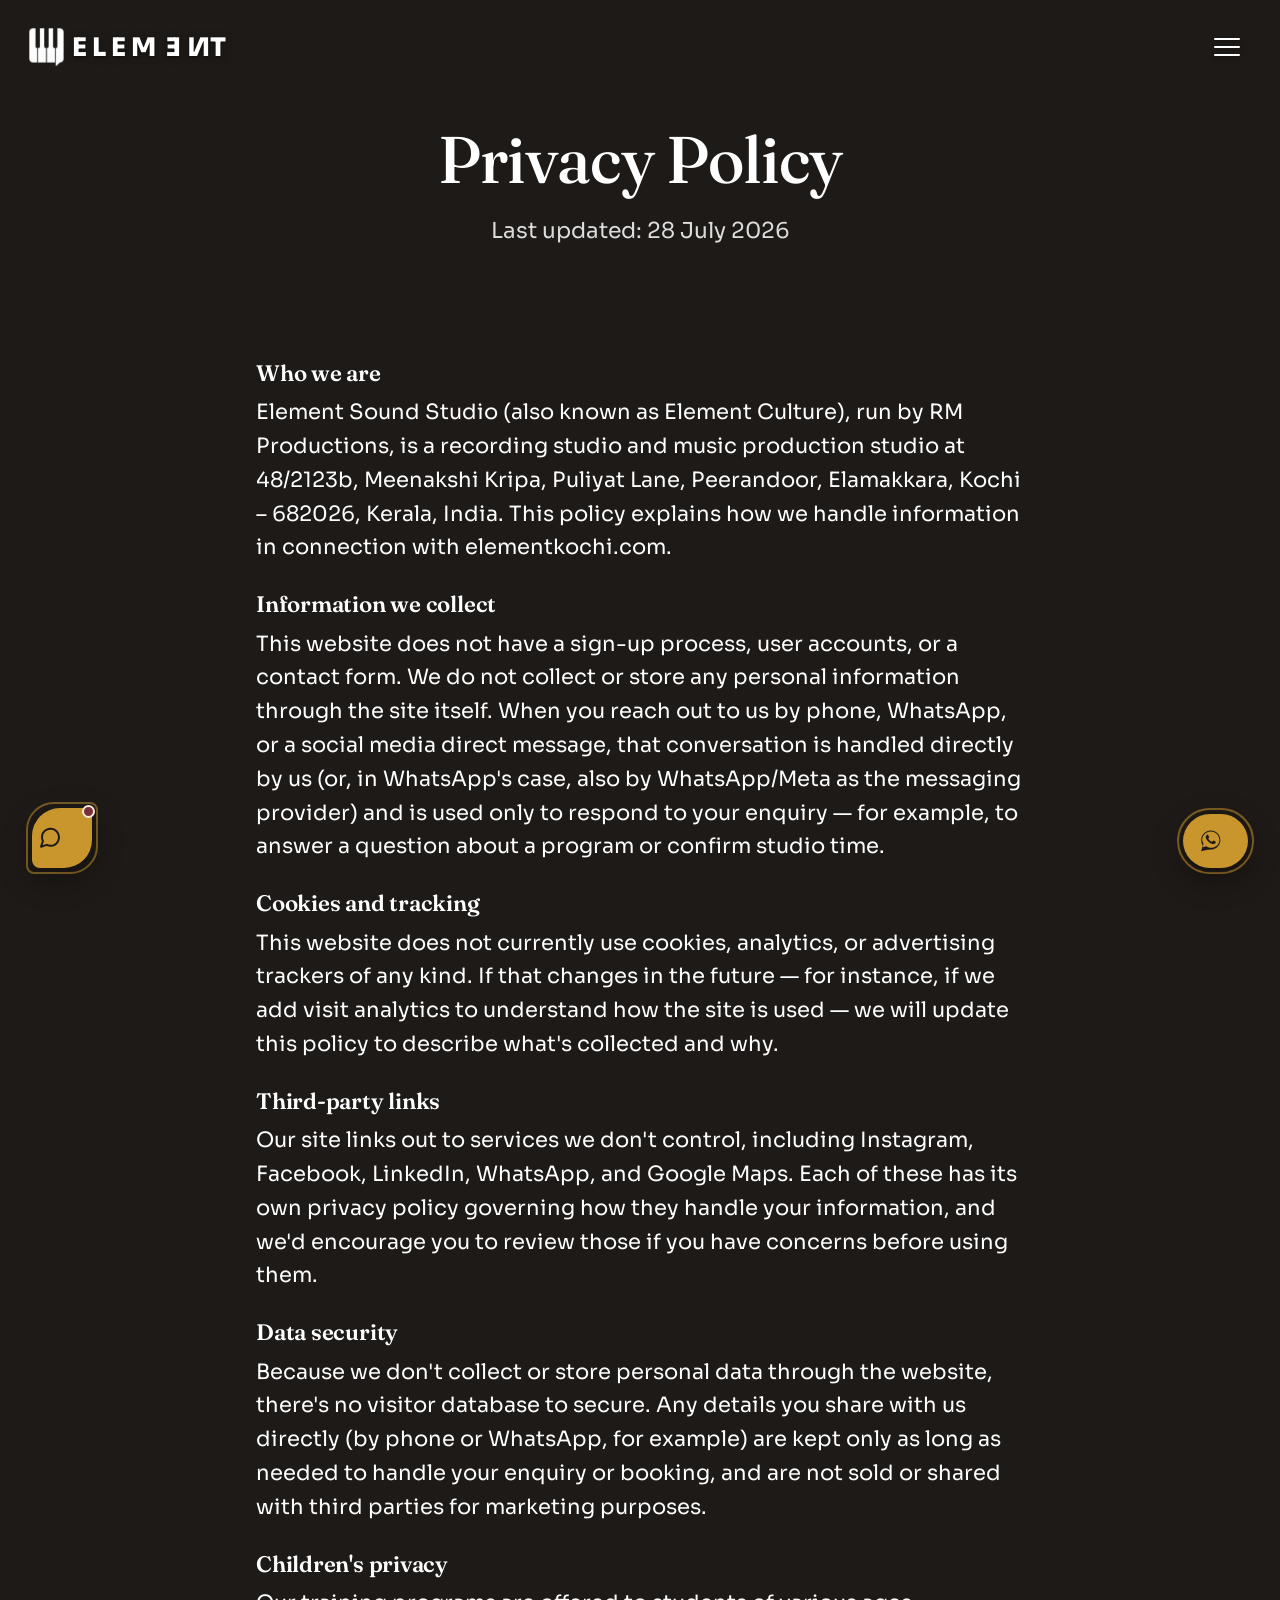
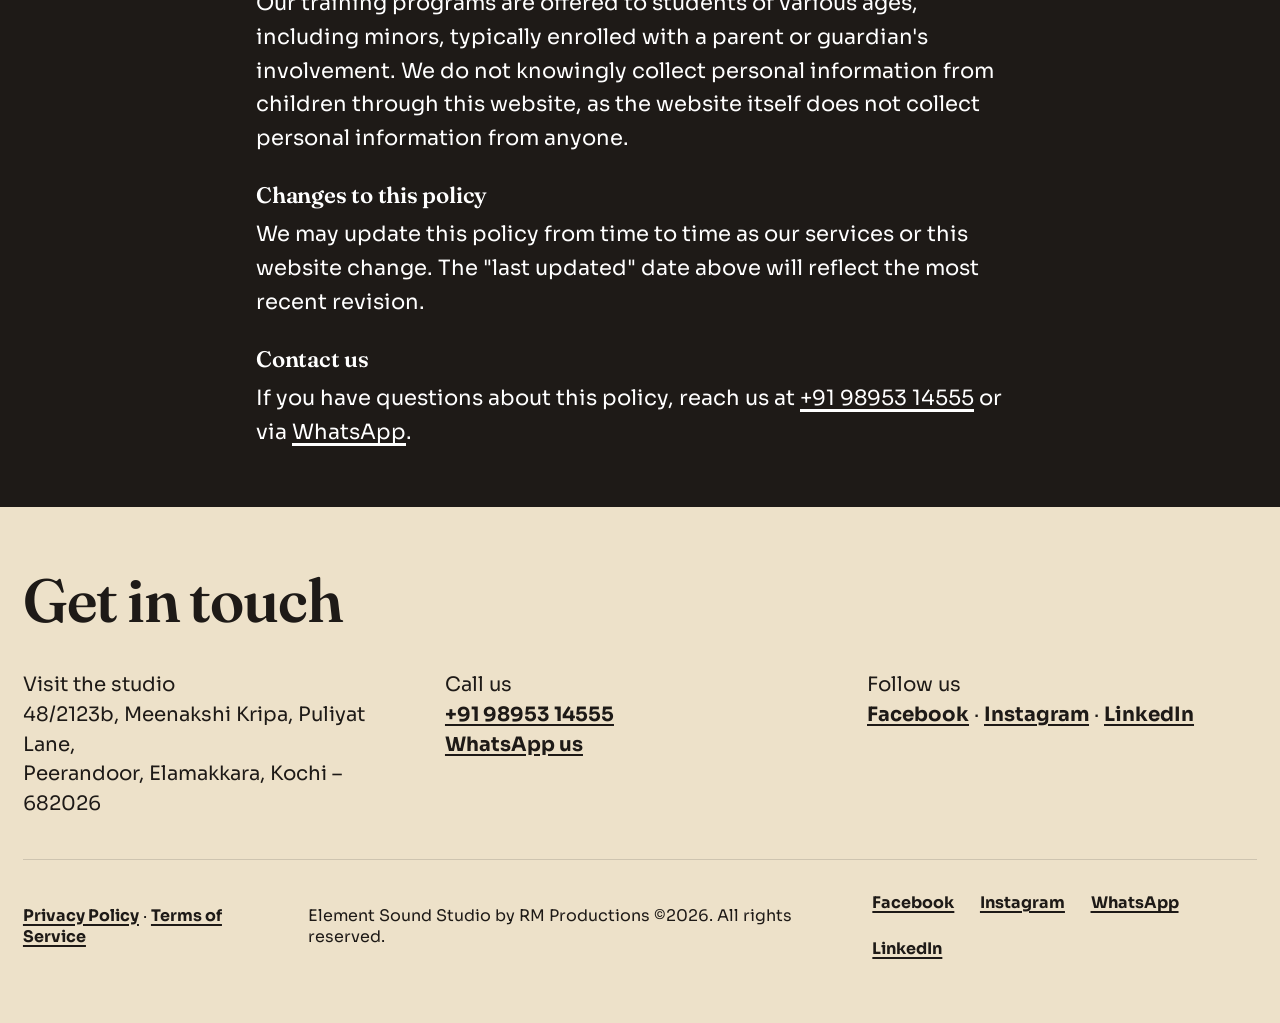
<file: privacy-policy.html>
﻿<!DOCTYPE html>
<html lang="en-GB">
<head>
<meta charset="UTF-8" />
<meta name="viewport" content="width=device-width, initial-scale=1.0" />
<title>Privacy Policy — Element Sound Studio, Kochi</title>
<meta name="description" content="How Element Sound Studio (Element Culture) in Kochi handles the information you share with us — what we collect, what we don't, and how to reach us with questions." />
<meta name="author" content="Element Sound Studio by RM Productions" />
<link rel="canonical" href="https://elementkochi.com/privacy-policy" />
<meta property="og:type" content="website" />
<meta property="og:site_name" content="Element Sound Studio" />
<meta property="og:locale" content="en_IN" />
<meta property="og:title" content="Privacy Policy — Element Sound Studio, Kochi" />
<meta property="og:description" content="How Element Sound Studio in Kochi handles the information you share with us." />
<meta name="robots" content="noindex, follow" />
<meta name="theme-color" content="#1e1a17" />
<link rel="icon" href="favicon.ico?v=3" sizes="any">
<link rel="icon" type="image/png" sizes="32x32" href="public/icons/favicon-32.png?v=3">
<link rel="icon" type="image/png" sizes="16x16" href="public/icons/favicon-16.png?v=3">
<link rel="apple-touch-icon" href="public/icons/apple-touch-icon.png?v=3">
<link rel="manifest" href="site.webmanifest">
<link rel="preload" href="public/fonts/sora.woff2" as="font" type="font/woff2" crossorigin>
<link rel="preload" href="public/fonts/fraunces-normal.woff2" as="font" type="font/woff2" crossorigin>
<link rel="preload" href="style.min.css?v=15" as="style" onload="this.onload=null;this.rel='stylesheet'">
<noscript><link rel="stylesheet" href="style.min.css?v=15"></noscript>
<link rel="stylesheet" href="chatbot.css?v=1">
</head>
<body class="dark-header">

<div class="loader" id="loader"><div class="loader__mark"><img class="loader__logo" src="public/icons/logo-icon-white.png?v=3" width="56" height="61" alt=""><span class="loader__text wordmark">ELEM<span class="wordmark__flip">E</span><span class="wordmark__flip">N</span><span class="wordmark__flip--v">T</span></span></div></div>

<header class="site-header" id="siteHeader">
  <a href="/" class="brand-logo" aria-label="Element Sound Studio home">
    <img src="public/icons/logo-icon-white.png?v=3" width="165" height="180" alt="">
    <span class="wordmark">ELEM<span class="wordmark__flip">E</span><span class="wordmark__flip">N</span><span class="wordmark__flip--v">T</span></span>
  </a>
  <button class="menu-toggle" id="menuToggle" aria-label="Open menu" aria-expanded="false">
    <span></span><span></span><span></span>
  </button>
</header>

<main>

  <section class="page-hero">
    <div class="page-container">
      <h1 class="display-2">Privacy Policy</h1>
      <p class="lede">Last updated: 28 July 2026</p>
    </div>
  </section>

  <section class="split-block dark">
    <div class="page-container">
      <div class="rte-block" style="max-width:48rem;margin:0 auto;">

        <h3>Who we are</h3>
        <p>Element Sound Studio (also known as Element Culture), run by RM Productions, is a recording studio and music production studio at 48/2123b, Meenakshi Kripa, Puliyat Lane, Peerandoor, Elamakkara, Kochi &ndash; 682026, Kerala, India. This policy explains how we handle information in connection with elementkochi.com.</p>

        <h3>Information we collect</h3>
        <p>This website does not have a sign-up process, user accounts, or a contact form. We do not collect or store any personal information through the site itself. When you reach out to us by phone, WhatsApp, or a social media direct message, that conversation is handled directly by us (or, in WhatsApp's case, also by WhatsApp/Meta as the messaging provider) and is used only to respond to your enquiry &mdash; for example, to answer a question about a program or confirm studio time.</p>

        <h3>Cookies and tracking</h3>
        <p>This website does not currently use cookies, analytics, or advertising trackers of any kind. If that changes in the future &mdash; for instance, if we add visit analytics to understand how the site is used &mdash; we will update this policy to describe what's collected and why.</p>

        <h3>Third-party links</h3>
        <p>Our site links out to services we don't control, including Instagram, Facebook, LinkedIn, WhatsApp, and Google Maps. Each of these has its own privacy policy governing how they handle your information, and we'd encourage you to review those if you have concerns before using them.</p>

        <h3>Data security</h3>
        <p>Because we don't collect or store personal data through the website, there's no visitor database to secure. Any details you share with us directly (by phone or WhatsApp, for example) are kept only as long as needed to handle your enquiry or booking, and are not sold or shared with third parties for marketing purposes.</p>

        <h3>Children's privacy</h3>
        <p>Our training programs are offered to students of various ages, including minors, typically enrolled with a parent or guardian's involvement. We do not knowingly collect personal information from children through this website, as the website itself does not collect personal information from anyone.</p>

        <h3>Changes to this policy</h3>
        <p>We may update this policy from time to time as our services or this website change. The "last updated" date above will reflect the most recent revision.</p>

        <h3>Contact us</h3>
        <p>If you have questions about this policy, reach us at <a class="text-link" href="tel:+919895314555">+91 98953 14555</a> or via <a class="text-link" href="https://wa.me/919895314555?text=Hi!%20I%20have%20a%20question%20about%20your%20privacy%20policy." target="_blank" rel="noopener">WhatsApp</a>.</p>

      </div>
    </div>
  </section>

  <footer class="site-footer">
    <div class="page-container">
      <h3>Get in touch</h3>
      <div class="footer-grid">
        <p>Visit the studio<br>48/2123b, Meenakshi Kripa, Puliyat Lane,<br>Peerandoor, Elamakkara, Kochi &ndash; 682026</p>
        <p>Call us<br><a href="tel:+919895314555">+91 98953 14555</a><br><a href="https://wa.me/919895314555" target="_blank" rel="noopener">WhatsApp us</a></p>
        <p>Follow us<br><a href="https://www.facebook.com/ranjith.meleppat/" target="_blank" rel="noopener">Facebook</a> &middot; <a href="https://www.instagram.com/elementsoundstudio_kochi/" target="_blank" rel="noopener">Instagram</a> &middot; <a href="https://www.linkedin.com/posts/ranjith-meleppat-a00a542a_elementsoundstudio-elementculture-kochi-ugcPost-7476931120618475520-7l0K/" target="_blank" rel="noopener">LinkedIn</a></p>
      </div>
      <div class="footer-bottom">
        <div class="footer-socials">
          <a href="https://www.facebook.com/ranjith.meleppat/" target="_blank" rel="noopener">Facebook</a>
          <a href="https://www.instagram.com/elementsoundstudio_kochi/" target="_blank" rel="noopener">Instagram</a>
          <a href="https://wa.me/919895314555" target="_blank" rel="noopener">WhatsApp</a>
          <a href="https://www.linkedin.com/posts/ranjith-meleppat-a00a542a_elementsoundstudio-elementculture-kochi-ugcPost-7476931120618475520-7l0K/" target="_blank" rel="noopener">LinkedIn</a>
        </div>
        <div class="footer-meta">
          <p><a href="/privacy-policy">Privacy Policy</a> &middot; <a href="/terms">Terms of Service</a></p>
          <p>Element Sound Studio by RM Productions &copy;2026. All rights reserved.</p>
        </div>
      </div>
    </div>
  </footer>

</main>

<div class="menu-overlay" id="menuOverlay">
  <nav class="menu-overlay__list">
    <a class="menu-overlay__item" href="/programs" data-color="#C9962E" data-hover="#F3EAD8">Programs</a>
    <a class="menu-overlay__item" href="/" data-color="#C97B4A" data-hover="#F3EAD8">Home</a>
    <a class="menu-overlay__item" href="/about" data-color="#234C4C" data-hover="#B9C79A">About</a>
    <a class="menu-overlay__item" href="/team" data-color="#7A2E3A" data-hover="#E8C4B8">Team</a>
    <a class="menu-overlay__item" href="/gallery" data-color="#6E7B4F" data-hover="#F3EAD8">Gallery</a>
    <a class="menu-overlay__item" href="/contact" data-color="#B85C38" data-hover="#F3EAD8">Contact</a>
  </nav>
</div>

<a class="whatsapp-fab" href="https://wa.me/919895314555?text=Hi!%20I%20would%20like%20to%20know%20more%20about%20Element%20Sound%20Studio." target="_blank" rel="noopener" aria-label="Chat with Element Sound Studio on WhatsApp">
  <svg viewBox="0 0 32 32" fill="currentColor" aria-hidden="true"><path d="M16.004 3C9.376 3 4 8.373 4 15c0 2.386.703 4.605 1.912 6.463L4 29l7.716-1.878A11.9 11.9 0 0 0 16.004 27C22.63 27 28 21.627 28 15S22.63 3 16.004 3zm0 21.75c-1.94 0-3.745-.57-5.264-1.55l-.377-.24-4.583 1.116 1.145-4.47-.246-.39A9.7 9.7 0 0 1 5.25 15c0-5.938 4.816-10.75 10.754-10.75S26.75 9.062 26.75 15 21.94 24.75 16.004 24.75zm5.63-8.02c-.31-.155-1.828-.902-2.11-1.005-.283-.103-.489-.155-.694.155-.207.31-.797 1.005-.978 1.21-.18.207-.36.232-.668.078-.31-.155-1.306-.481-2.487-1.534-.919-.82-1.539-1.832-1.72-2.14-.18-.31-.02-.478.135-.633.14-.138.31-.36.464-.54.155-.18.207-.31.31-.516.103-.207.052-.387-.026-.542-.078-.155-.694-1.672-.951-2.29-.25-.6-.505-.52-.694-.53l-.592-.01c-.207 0-.542.078-.826.387-.283.31-1.08 1.056-1.08 2.574s1.106 2.988 1.26 3.194c.155.207 2.177 3.324 5.276 4.66.737.318 1.312.508 1.76.65.74.235 1.412.202 1.944.123.593-.089 1.828-.747 2.086-1.468.258-.72.258-1.337.18-1.468-.077-.13-.283-.207-.593-.362z"/></svg>
  <span class="whatsapp-fab__label">Chat on WhatsApp</span>
</a>

<script src="script.min.js?v=5"></script>
<script src="chatbot.js?v=2" defer></script>
</body>
</html>
</file>
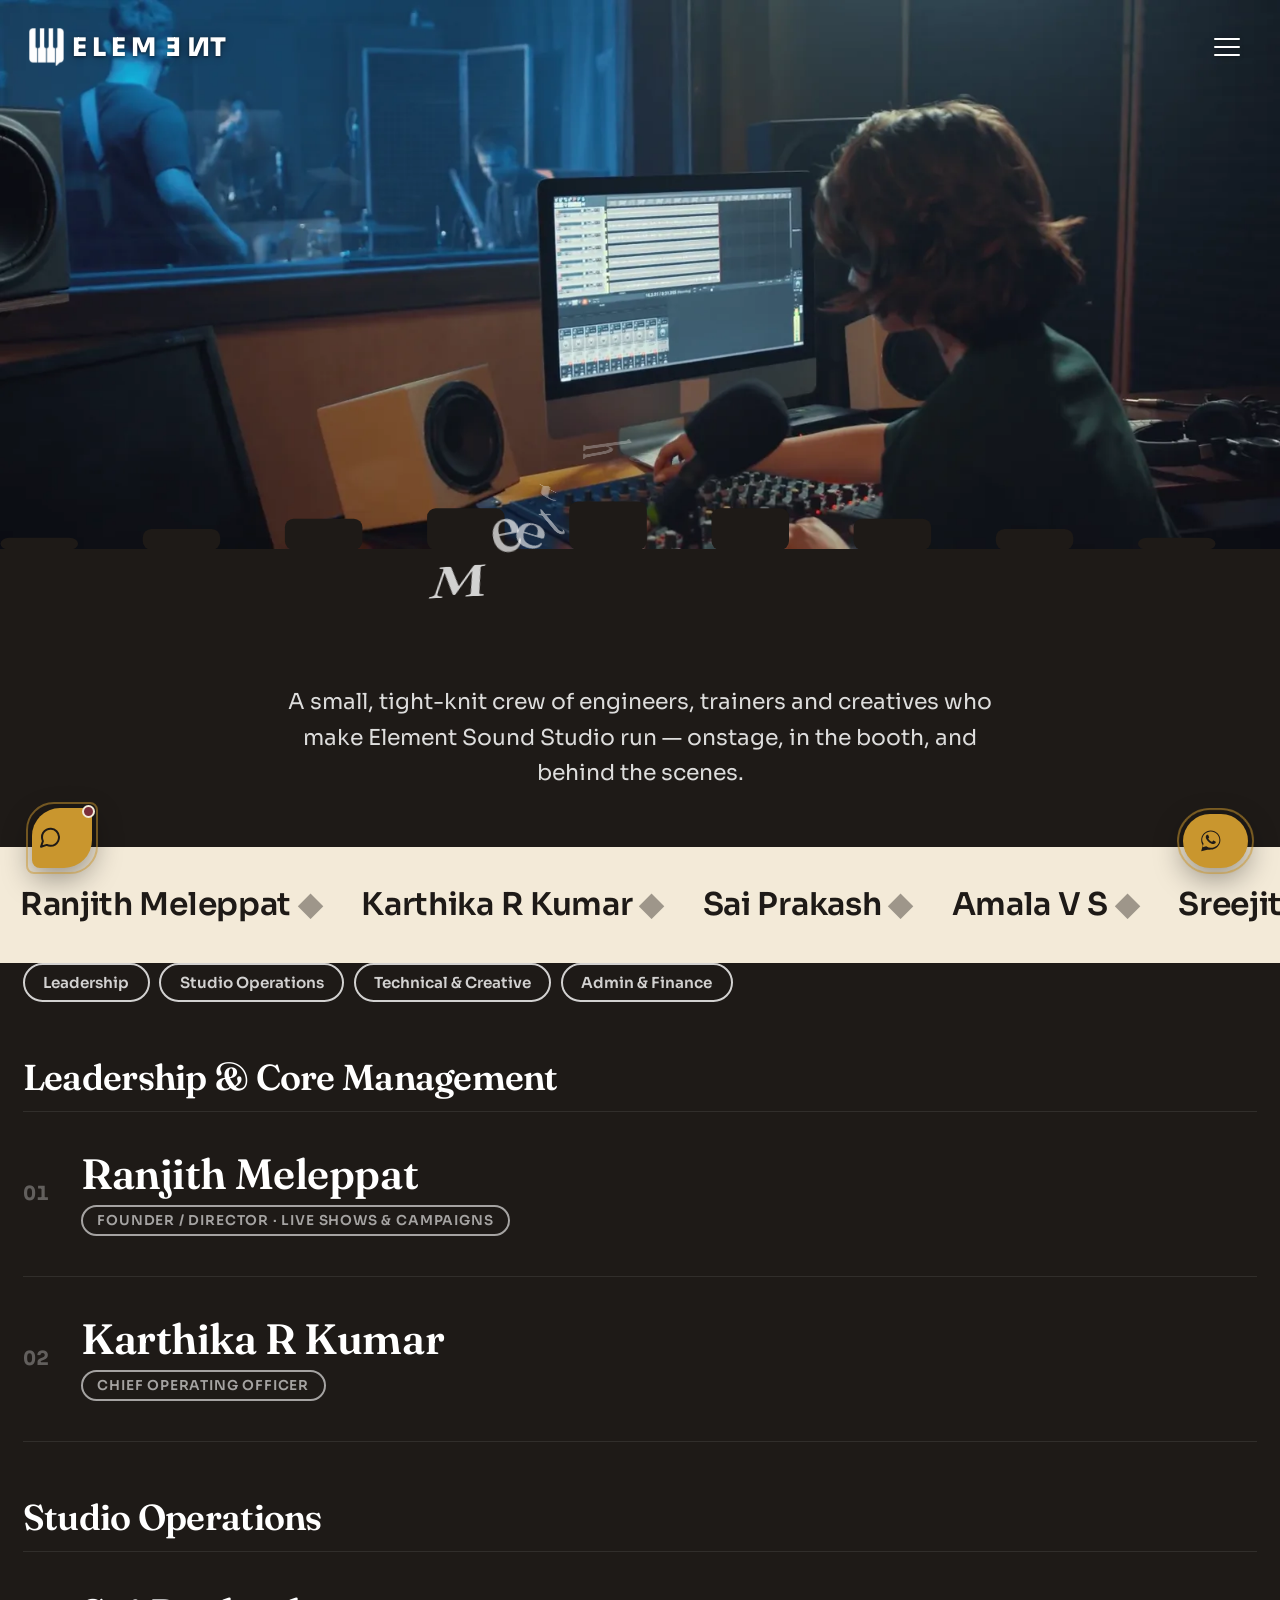
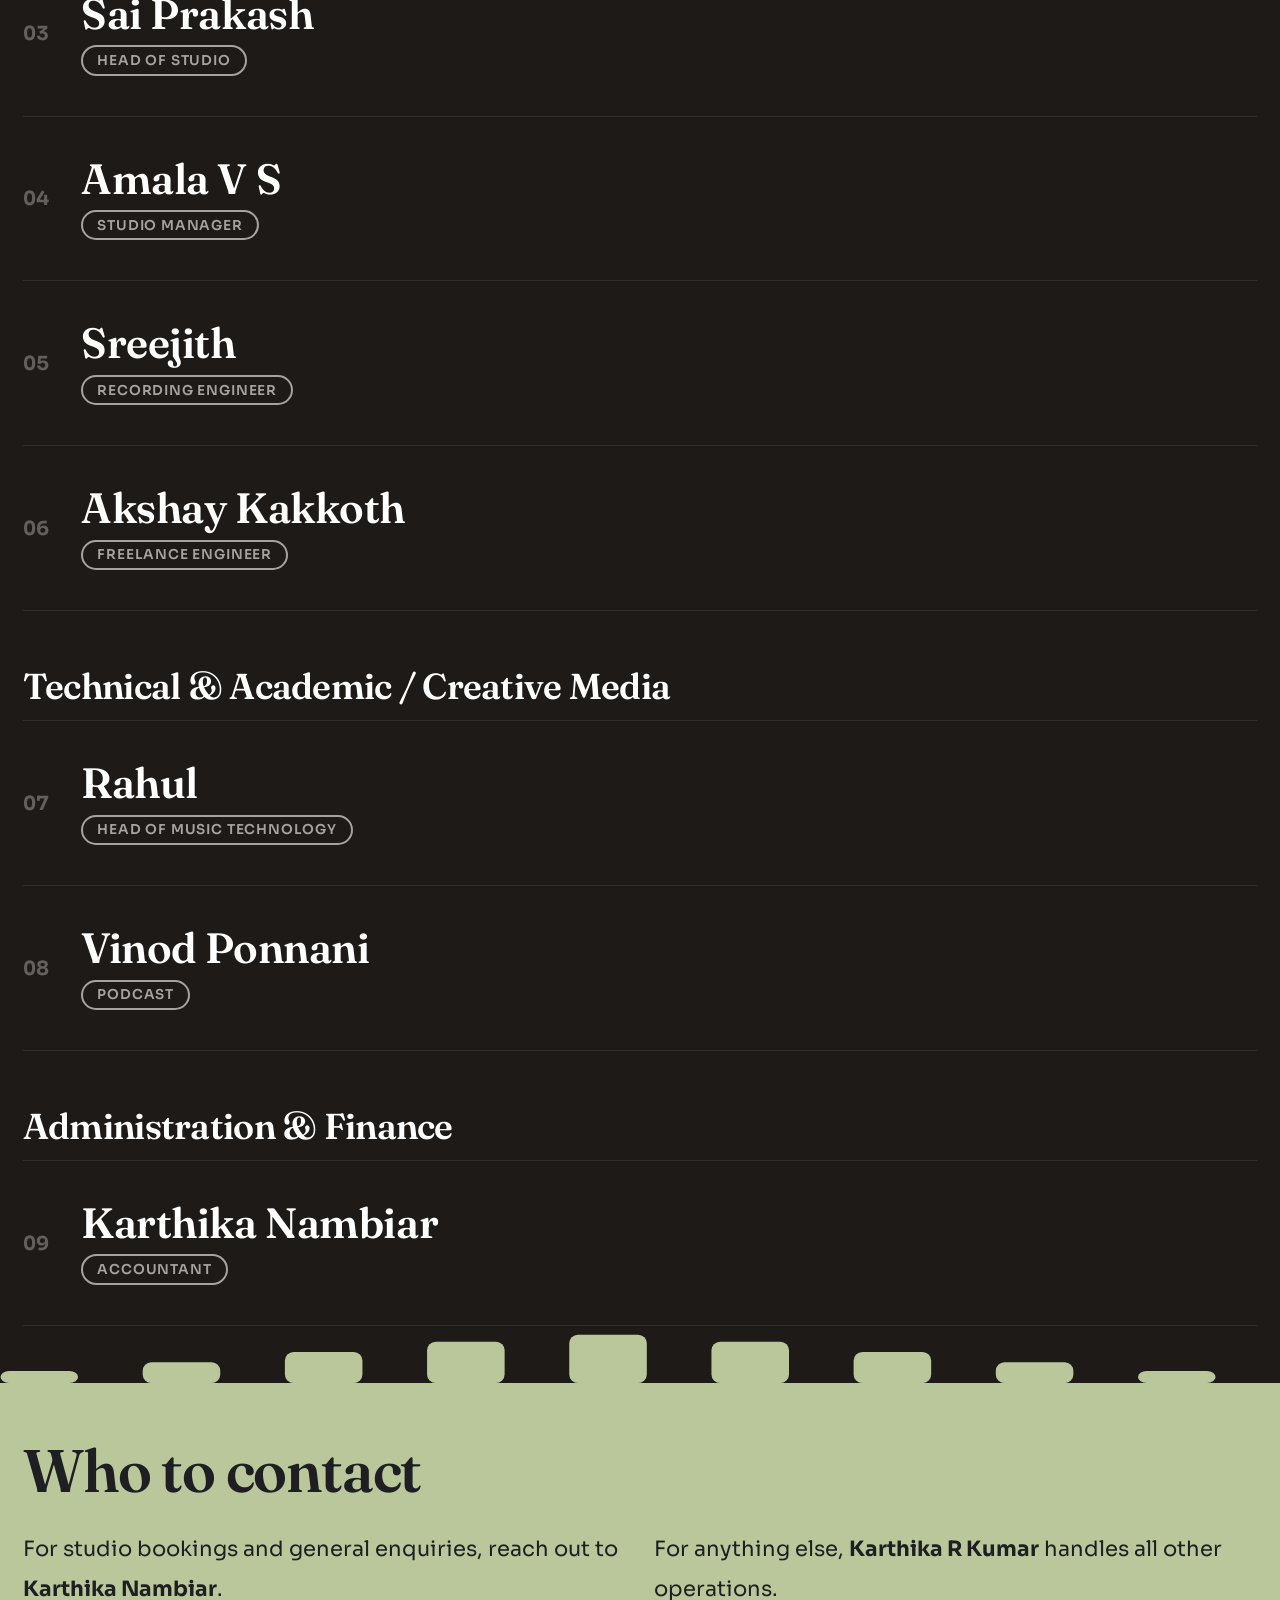
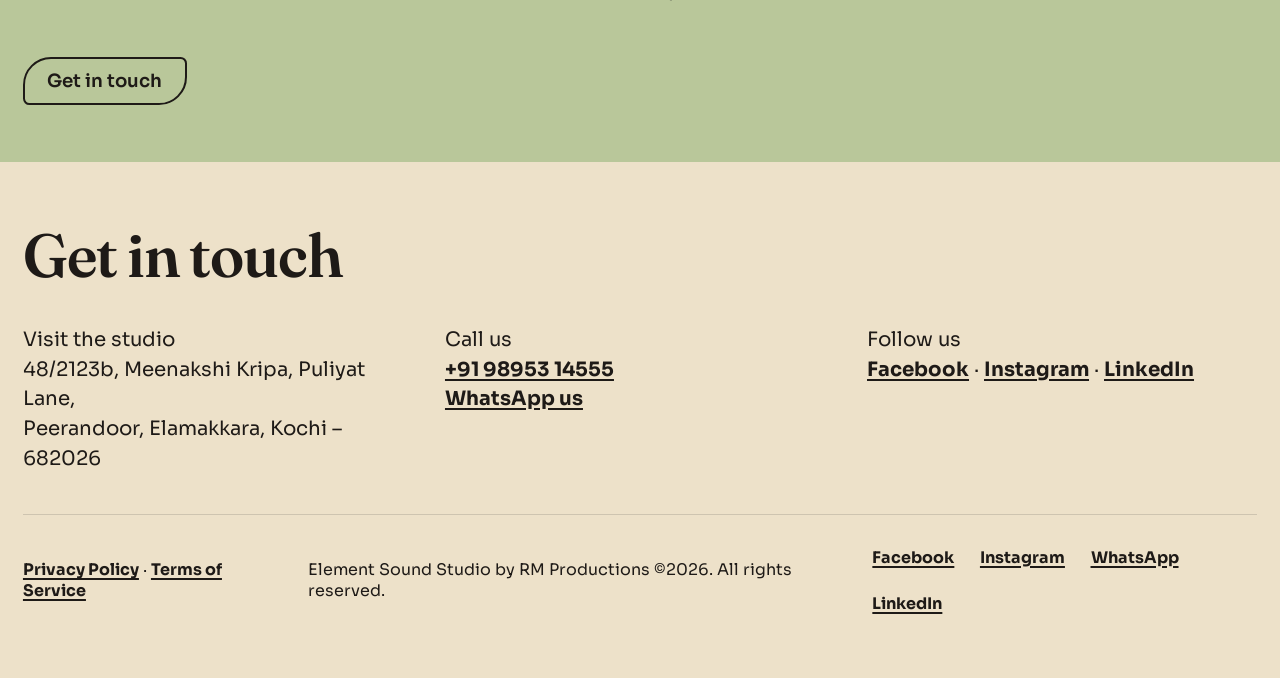
<file: team.html>
﻿<!DOCTYPE html>
<html lang="en-GB">
<head>
<meta charset="UTF-8" />
<meta name="viewport" content="width=device-width, initial-scale=1.0" />
<title>Our Team — Element Sound Studio, Recording Studio Kochi</title>
<meta name="description" content="Meet the sound engineering and music production team behind Element Sound Studio in Kochi — leadership, studio operations, technical &amp; creative media and administration." />
<meta name="keywords" content="Element Sound Studio, Sound Engineering, Music Production, Recording Studio Kochi, Element Culture" />
<meta name="author" content="Element Sound Studio by RM Productions" />
<link rel="canonical" href="https://elementkochi.com/team" />
<meta property="og:type" content="website" />
<meta property="og:site_name" content="Element Sound Studio" />
<meta property="og:locale" content="en_IN" />
<meta property="og:title" content="Our Team — Element Sound Studio, Recording Studio Kochi" />
<meta property="og:description" content="Meet the sound engineering and music production team behind Element Sound Studio — leadership, studio operations, technical &amp; creative media and administration." />
<meta property="og:image" content="https://elementkochi.com/public/equipments/IMG-20260723-WA0007.webp" />
<meta name="twitter:card" content="summary_large_image" />
<meta name="twitter:title" content="Team — Element Sound Studio" />
<meta name="twitter:description" content="Meet the sound engineering and music production team behind Element Sound Studio, Kochi." />
<meta name="twitter:image" content="https://elementkochi.com/public/equipments/IMG-20260723-WA0007.webp" />
<meta name="geo.region" content="IN-KL" />
<meta name="geo.placename" content="Kochi" />
<meta name="theme-color" content="#1e1a17" />
<link rel="icon" href="favicon.ico?v=3" sizes="any">
<link rel="icon" type="image/png" sizes="32x32" href="public/icons/favicon-32.png?v=3">
<link rel="icon" type="image/png" sizes="16x16" href="public/icons/favicon-16.png?v=3">
<link rel="apple-touch-icon" href="public/icons/apple-touch-icon.png?v=3">
<link rel="manifest" href="site.webmanifest">
<link rel="preload" href="public/fonts/sora.woff2" as="font" type="font/woff2" crossorigin>
<link rel="preload" href="public/fonts/fraunces-normal.woff2" as="font" type="font/woff2" crossorigin>
<link rel="preload" href="style.min.css?v=15" as="style" onload="this.onload=null;this.rel='stylesheet'">
<noscript><link rel="stylesheet" href="style.min.css?v=15"></noscript>
<link rel="stylesheet" href="chatbot.css?v=1">
<!-- Structured data: add Facebook to sameAs once the Page URL is confirmed. -->
<script type="application/ld+json">
{
  "@context": "https://schema.org",
  "@type": "LocalBusiness",
  "name": "Element Sound Studio",
  "alternateName": "Element Culture",
  "description": "Recording studio and music production studio in Elamakkara, Kochi offering professional audio recording, mixing and mastering, vocal recording, sound engineering training, music production and live music events.",
  "url": "https://elementkochi.com/team",
  "telephone": "+919895314555",
  "priceRange": "₹1,250 - ₹20,000",
  "image": "https://elementkochi.com/public/element-logo-2.png",
  "address": {
    "@type": "PostalAddress",
    "streetAddress": "48/2123b, Meenakshi Kripa, Puliyat Lane, Peerandoor",
    "addressLocality": "Elamakkara, Kochi",
    "addressRegion": "Kerala",
    "postalCode": "682026",
    "addressCountry": "IN"
  },
  "areaServed": "Kochi, Kerala",
  "sameAs": [
    "https://www.instagram.com/elementsoundstudio_kochi/",
    "https://www.linkedin.com/posts/ranjith-meleppat-a00a542a_elementsoundstudio-elementculture-kochi-ugcPost-7476931120618475520-7l0K/"
  ]
}
</script>
<script type="application/ld+json">
{
  "@context": "https://schema.org",
  "@type": "BreadcrumbList",
  "itemListElement": [
    { "@type": "ListItem", "position": 1, "name": "Home", "item": "https://elementkochi.com/index.html" },
    { "@type": "ListItem", "position": 2, "name": "Team", "item": "https://elementkochi.com/team.html" }
  ]
}
</script>
</head>
<body class="dark-header">

<div class="loader" id="loader"><div class="loader__mark"><img class="loader__logo" src="public/icons/logo-icon-white.png?v=3" width="56" height="61" alt=""><span class="loader__text wordmark">ELEM<span class="wordmark__flip">E</span><span class="wordmark__flip">N</span><span class="wordmark__flip--v">T</span></span></div></div>

<header class="site-header" id="siteHeader">
  <a href="/" class="brand-logo" aria-label="Element Sound Studio home">
    <img src="public/icons/logo-icon-white.png?v=3" width="165" height="180" alt="">
    <span class="wordmark">ELEM<span class="wordmark__flip">E</span><span class="wordmark__flip">N</span><span class="wordmark__flip--v">T</span></span>
  </a>
  <button class="menu-toggle" id="menuToggle" aria-label="Open menu" aria-expanded="false">
    <span></span><span></span><span></span>
  </button>
</header>

<main>

  <!-- Hero banner: the gear the team lives on -->
  <div class="hero-banner">
    <video autoplay muted loop playsinline poster="public/poster-frames/team-hero.webp">
      <source src="videos/team-hero-mobile.mp4" media="(max-width: 768px)">
      <source src="videos/team-hero.mp4">
    </video>
    <div class="wave-divider" style="position:absolute;bottom:0;left:0;width:100%;margin-bottom:-1px;">
      <svg viewBox="0 0 4455 60" xmlns="http://www.w3.org/2000/svg" style="animation:none;">
        <g fill="#1e1a17"><rect x="0" y="46" width="90" height="14" rx="10"/><rect x="165" y="36" width="90" height="24" rx="10"/><rect x="330" y="24" width="90" height="36" rx="10"/><rect x="495" y="12" width="90" height="48" rx="10"/><rect x="660" y="4" width="90" height="56" rx="10"/><rect x="825" y="12" width="90" height="48" rx="10"/><rect x="990" y="24" width="90" height="36" rx="10"/><rect x="1155" y="36" width="90" height="24" rx="10"/><rect x="1320" y="46" width="90" height="14" rx="10"/><rect x="1485" y="36" width="90" height="24" rx="10"/><rect x="1650" y="24" width="90" height="36" rx="10"/><rect x="1815" y="12" width="90" height="48" rx="10"/><rect x="1980" y="4" width="90" height="56" rx="10"/><rect x="2145" y="12" width="90" height="48" rx="10"/><rect x="2310" y="24" width="90" height="36" rx="10"/><rect x="2475" y="36" width="90" height="24" rx="10"/><rect x="2640" y="46" width="90" height="14" rx="10"/><rect x="2805" y="36" width="90" height="24" rx="10"/><rect x="2970" y="24" width="90" height="36" rx="10"/><rect x="3135" y="12" width="90" height="48" rx="10"/><rect x="3300" y="4" width="90" height="56" rx="10"/><rect x="3465" y="12" width="90" height="48" rx="10"/><rect x="3630" y="24" width="90" height="36" rx="10"/><rect x="3795" y="36" width="90" height="24" rx="10"/><rect x="3960" y="46" width="90" height="14" rx="10"/><rect x="4125" y="36" width="90" height="24" rx="10"/><rect x="4290" y="24" width="90" height="36" rx="10"/></g>
      </svg>
    </div>
  </div>

  <section class="page-hero" style="padding-top:clamp(2.5rem,4vw,4.5rem);">
    <div class="page-container">
      <h1 class="display-2 fly-text" data-reverse="true" data-wind-angle="100" data-wind-strength="240" data-scatter="70" data-max-rotation="220" data-depth="90" data-order="ltr" data-start-y="0.8">Meet the team</h1>
      <p class="lede">A small, tight-knit crew of engineers, trainers and creatives who make Element Sound Studio run &mdash; onstage, in the booth, and behind the scenes.</p>
    </div>
  </section>

  <!-- Name marquee -->
  <section class="marquee-section">
    <div class="marquee-track" id="teamMarquee"></div>
  </section>

  <section class="projects-grid work-grid">
    <div class="page-container">

      <nav class="team-nav" aria-label="Jump to department">
        <a href="#leadership">Leadership</a>
        <a href="#studio-operations">Studio Operations</a>
        <a href="#technical-creative">Technical &amp; Creative</a>
        <a href="#admin-finance">Admin &amp; Finance</a>
      </nav>

      <h2 class="band-heading" id="leadership" style="font-size:clamp(1.5rem,1.2rem + 1.5vw,2.25rem);margin-bottom:1rem;">Leadership &amp; Core Management</h2>
      <div class="roster-list" style="margin-bottom:var(--block-gap);">
        <div class="roster-row">
          <span class="roster-row__index">01</span>
          <span class="roster-row__name-wrap">
            <span class="roster-row__name">Ranjith Meleppat</span>
            <span class="roster-row__role">Founder / Director &middot; Live Shows &amp; Campaigns</span>
          </span>
        </div>
        <div class="roster-row">
          <span class="roster-row__index">02</span>
          <span class="roster-row__name-wrap">
            <span class="roster-row__name">Karthika R Kumar</span>
            <span class="roster-row__role">Chief Operating Officer</span>
          </span>
        </div>
      </div>

      <h2 class="band-heading" id="studio-operations" style="font-size:clamp(1.5rem,1.2rem + 1.5vw,2.25rem);margin-bottom:1rem;">Studio Operations</h2>
      <div class="roster-list" style="margin-bottom:var(--block-gap);">
        <div class="roster-row">
          <span class="roster-row__index">03</span>
          <span class="roster-row__name-wrap">
            <span class="roster-row__name">Sai Prakash</span>
            <span class="roster-row__role">Head of Studio</span>
          </span>
        </div>
        <div class="roster-row">
          <span class="roster-row__index">04</span>
          <span class="roster-row__name-wrap">
            <span class="roster-row__name">Amala V S</span>
            <span class="roster-row__role">Studio Manager</span>
          </span>
        </div>
        <div class="roster-row">
          <span class="roster-row__index">05</span>
          <span class="roster-row__name-wrap">
            <span class="roster-row__name">Sreejith</span>
            <span class="roster-row__role">Recording Engineer</span>
          </span>
        </div>
        <div class="roster-row">
          <span class="roster-row__index">06</span>
          <span class="roster-row__name-wrap">
            <span class="roster-row__name">Akshay Kakkoth</span>
            <span class="roster-row__role">Freelance Engineer</span>
          </span>
        </div>
      </div>

      <h2 class="band-heading" id="technical-creative" style="font-size:clamp(1.5rem,1.2rem + 1.5vw,2.25rem);margin-bottom:1rem;">Technical &amp; Academic / Creative Media</h2>
      <div class="roster-list" style="margin-bottom:var(--block-gap);">
        <div class="roster-row">
          <span class="roster-row__index">07</span>
          <span class="roster-row__name-wrap">
            <span class="roster-row__name">Rahul</span>
            <span class="roster-row__role">Head of Music Technology</span>
          </span>
        </div>
        <div class="roster-row">
          <span class="roster-row__index">08</span>
          <span class="roster-row__name-wrap">
            <span class="roster-row__name">Vinod Ponnani</span>
            <span class="roster-row__role">Podcast</span>
          </span>
        </div>
      </div>

      <h2 class="band-heading" id="admin-finance" style="font-size:clamp(1.5rem,1.2rem + 1.5vw,2.25rem);margin-bottom:1rem;">Administration &amp; Finance</h2>
      <div class="roster-list">
        <div class="roster-row">
          <span class="roster-row__index">09</span>
          <span class="roster-row__name-wrap">
            <span class="roster-row__name">Karthika Nambiar</span>
            <span class="roster-row__role">Accountant</span>
          </span>
        </div>
      </div>

    </div>
  </section>

  <!-- Moss band: who to contact -->
  <section class="color-band band-moss">
    <div class="color-band__wave"><svg viewBox="0 0 4455 60" xmlns="http://www.w3.org/2000/svg"><g><rect x="0" y="46" width="90" height="14" rx="10"/><rect x="165" y="36" width="90" height="24" rx="10"/><rect x="330" y="24" width="90" height="36" rx="10"/><rect x="495" y="12" width="90" height="48" rx="10"/><rect x="660" y="4" width="90" height="56" rx="10"/><rect x="825" y="12" width="90" height="48" rx="10"/><rect x="990" y="24" width="90" height="36" rx="10"/><rect x="1155" y="36" width="90" height="24" rx="10"/><rect x="1320" y="46" width="90" height="14" rx="10"/><rect x="1485" y="36" width="90" height="24" rx="10"/><rect x="1650" y="24" width="90" height="36" rx="10"/><rect x="1815" y="12" width="90" height="48" rx="10"/><rect x="1980" y="4" width="90" height="56" rx="10"/><rect x="2145" y="12" width="90" height="48" rx="10"/><rect x="2310" y="24" width="90" height="36" rx="10"/><rect x="2475" y="36" width="90" height="24" rx="10"/><rect x="2640" y="46" width="90" height="14" rx="10"/><rect x="2805" y="36" width="90" height="24" rx="10"/><rect x="2970" y="24" width="90" height="36" rx="10"/><rect x="3135" y="12" width="90" height="48" rx="10"/><rect x="3300" y="4" width="90" height="56" rx="10"/><rect x="3465" y="12" width="90" height="48" rx="10"/><rect x="3630" y="24" width="90" height="36" rx="10"/><rect x="3795" y="36" width="90" height="24" rx="10"/><rect x="3960" y="46" width="90" height="14" rx="10"/><rect x="4125" y="36" width="90" height="24" rx="10"/><rect x="4290" y="24" width="90" height="36" rx="10"/></g></svg></div>
    <div class="page-container">
      <h2 class="band-heading">Who to contact</h2>
      <div class="capability-columns">
        <p>For studio bookings and general enquiries, reach out to <strong>Karthika Nambiar</strong>.</p>
        <p>For anything else, <strong>Karthika R Kumar</strong> handles all other operations.</p>
      </div>
      <a href="https://wa.me/919895314555?text=Hi!%20I%20would%20like%20to%20get%20in%20touch%20with%20Element%20Sound%20Studio." target="_blank" rel="noopener" class="btn-pill" style="margin-top:2rem;border-color:var(--color-brand-black);color:var(--color-brand-black);--btn-hover-fg:var(--color-brand-cream);"><span>Get in touch</span></a>
    </div>
  </section>

  <footer class="site-footer">
    <div class="page-container">
      <h3>Get in touch</h3>
      <div class="footer-grid">
        <p>Visit the studio<br>48/2123b, Meenakshi Kripa, Puliyat Lane,<br>Peerandoor, Elamakkara, Kochi &ndash; 682026</p>
        <p>Call us<br><a href="tel:+919895314555">+91 98953 14555</a><br><a href="https://wa.me/919895314555" target="_blank" rel="noopener">WhatsApp us</a></p>
        <p>Follow us<br><a href="https://www.facebook.com/ranjith.meleppat/" target="_blank" rel="noopener">Facebook</a> &middot; <a href="https://www.instagram.com/elementsoundstudio_kochi/" target="_blank" rel="noopener">Instagram</a> &middot; <a href="https://www.linkedin.com/posts/ranjith-meleppat-a00a542a_elementsoundstudio-elementculture-kochi-ugcPost-7476931120618475520-7l0K/" target="_blank" rel="noopener">LinkedIn</a></p>
      </div>
      <div class="footer-bottom">
        <div class="footer-socials">
          <a href="https://www.facebook.com/ranjith.meleppat/" target="_blank" rel="noopener">Facebook</a>
          <a href="https://www.instagram.com/elementsoundstudio_kochi/" target="_blank" rel="noopener">Instagram</a>
          <a href="https://wa.me/919895314555" target="_blank" rel="noopener">WhatsApp</a>
          <a href="https://www.linkedin.com/posts/ranjith-meleppat-a00a542a_elementsoundstudio-elementculture-kochi-ugcPost-7476931120618475520-7l0K/" target="_blank" rel="noopener">LinkedIn</a>
        </div>
        <div class="footer-meta">
          <p><a href="/privacy-policy">Privacy Policy</a> &middot; <a href="/terms">Terms of Service</a></p>
          <p>Element Sound Studio by RM Productions &copy;2026. All rights reserved.</p>
        </div>
      </div>
    </div>
  </footer>

</main>

<div class="menu-overlay" id="menuOverlay">
  <nav class="menu-overlay__list">
    <a class="menu-overlay__item" href="/programs" data-color="#C9962E" data-hover="#F3EAD8">Programs</a>
    <a class="menu-overlay__item" href="/" data-color="#C97B4A" data-hover="#F3EAD8">Home</a>
    <a class="menu-overlay__item" href="/about" data-color="#234C4C" data-hover="#B9C79A">About</a>
    <a class="menu-overlay__item" href="/team" data-color="#7A2E3A" data-hover="#E8C4B8">Team</a>
    <a class="menu-overlay__item" href="/gallery" data-color="#6E7B4F" data-hover="#F3EAD8">Gallery</a>
    <a class="menu-overlay__item" href="/contact" data-color="#B85C38" data-hover="#F3EAD8">Contact</a>
  </nav>
</div>

<a class="whatsapp-fab" href="https://wa.me/919895314555?text=Hi!%20I%20would%20like%20to%20know%20more%20about%20Element%20Sound%20Studio." target="_blank" rel="noopener" aria-label="Chat with Element Sound Studio on WhatsApp">
  <svg viewBox="0 0 32 32" fill="currentColor" aria-hidden="true"><path d="M16.004 3C9.376 3 4 8.373 4 15c0 2.386.703 4.605 1.912 6.463L4 29l7.716-1.878A11.9 11.9 0 0 0 16.004 27C22.63 27 28 21.627 28 15S22.63 3 16.004 3zm0 21.75c-1.94 0-3.745-.57-5.264-1.55l-.377-.24-4.583 1.116 1.145-4.47-.246-.39A9.7 9.7 0 0 1 5.25 15c0-5.938 4.816-10.75 10.754-10.75S26.75 9.062 26.75 15 21.94 24.75 16.004 24.75zm5.63-8.02c-.31-.155-1.828-.902-2.11-1.005-.283-.103-.489-.155-.694.155-.207.31-.797 1.005-.978 1.21-.18.207-.36.232-.668.078-.31-.155-1.306-.481-2.487-1.534-.919-.82-1.539-1.832-1.72-2.14-.18-.31-.02-.478.135-.633.14-.138.31-.36.464-.54.155-.18.207-.31.31-.516.103-.207.052-.387-.026-.542-.078-.155-.694-1.672-.951-2.29-.25-.6-.505-.52-.694-.53l-.592-.01c-.207 0-.542.078-.826.387-.283.31-1.08 1.056-1.08 2.574s1.106 2.988 1.26 3.194c.155.207 2.177 3.324 5.276 4.66.737.318 1.312.508 1.76.65.74.235 1.412.202 1.944.123.593-.089 1.828-.747 2.086-1.468.258-.72.258-1.337.18-1.468-.077-.13-.283-.207-.593-.362z"/></svg>
  <span class="whatsapp-fab__label">Chat on WhatsApp</span>
</a>

<script src="script.min.js?v=5"></script>
<script src="chatbot.js?v=2" defer></script>
<script src="vendor/gsap/gsap.min.js" defer></script>
<script src="vendor/gsap/ScrollTrigger.min.js" defer></script>
<script src="fly-text.min.js?v=5" defer></script>
<script>
  (function () {
    var track = document.getElementById('teamMarquee');
    if (!track) return;
    var items = ['Ranjith Meleppat', 'Karthika R Kumar', 'Sai Prakash', 'Amala V S', 'Sreejith', 'Akshay Kakkoth', 'Rahul', 'Vinod Ponnani', 'Karthika Nambiar'];
    var html = '';
    [1, 2].forEach(function () {
      items.forEach(function (t) {
        html += '<span style="display:inline-block;font-size:clamp(1.25rem,1rem + 1.2vw,2rem);font-weight:600;letter-spacing:-.01em;margin:0 1.25rem;white-space:nowrap;">' + t + ' <span style="opacity:.4;">&#9670;</span></span>';
      });
    });
    track.innerHTML = html;
    track.style.alignItems = 'center';
  })();
</script>
</body>
</html>
</file>
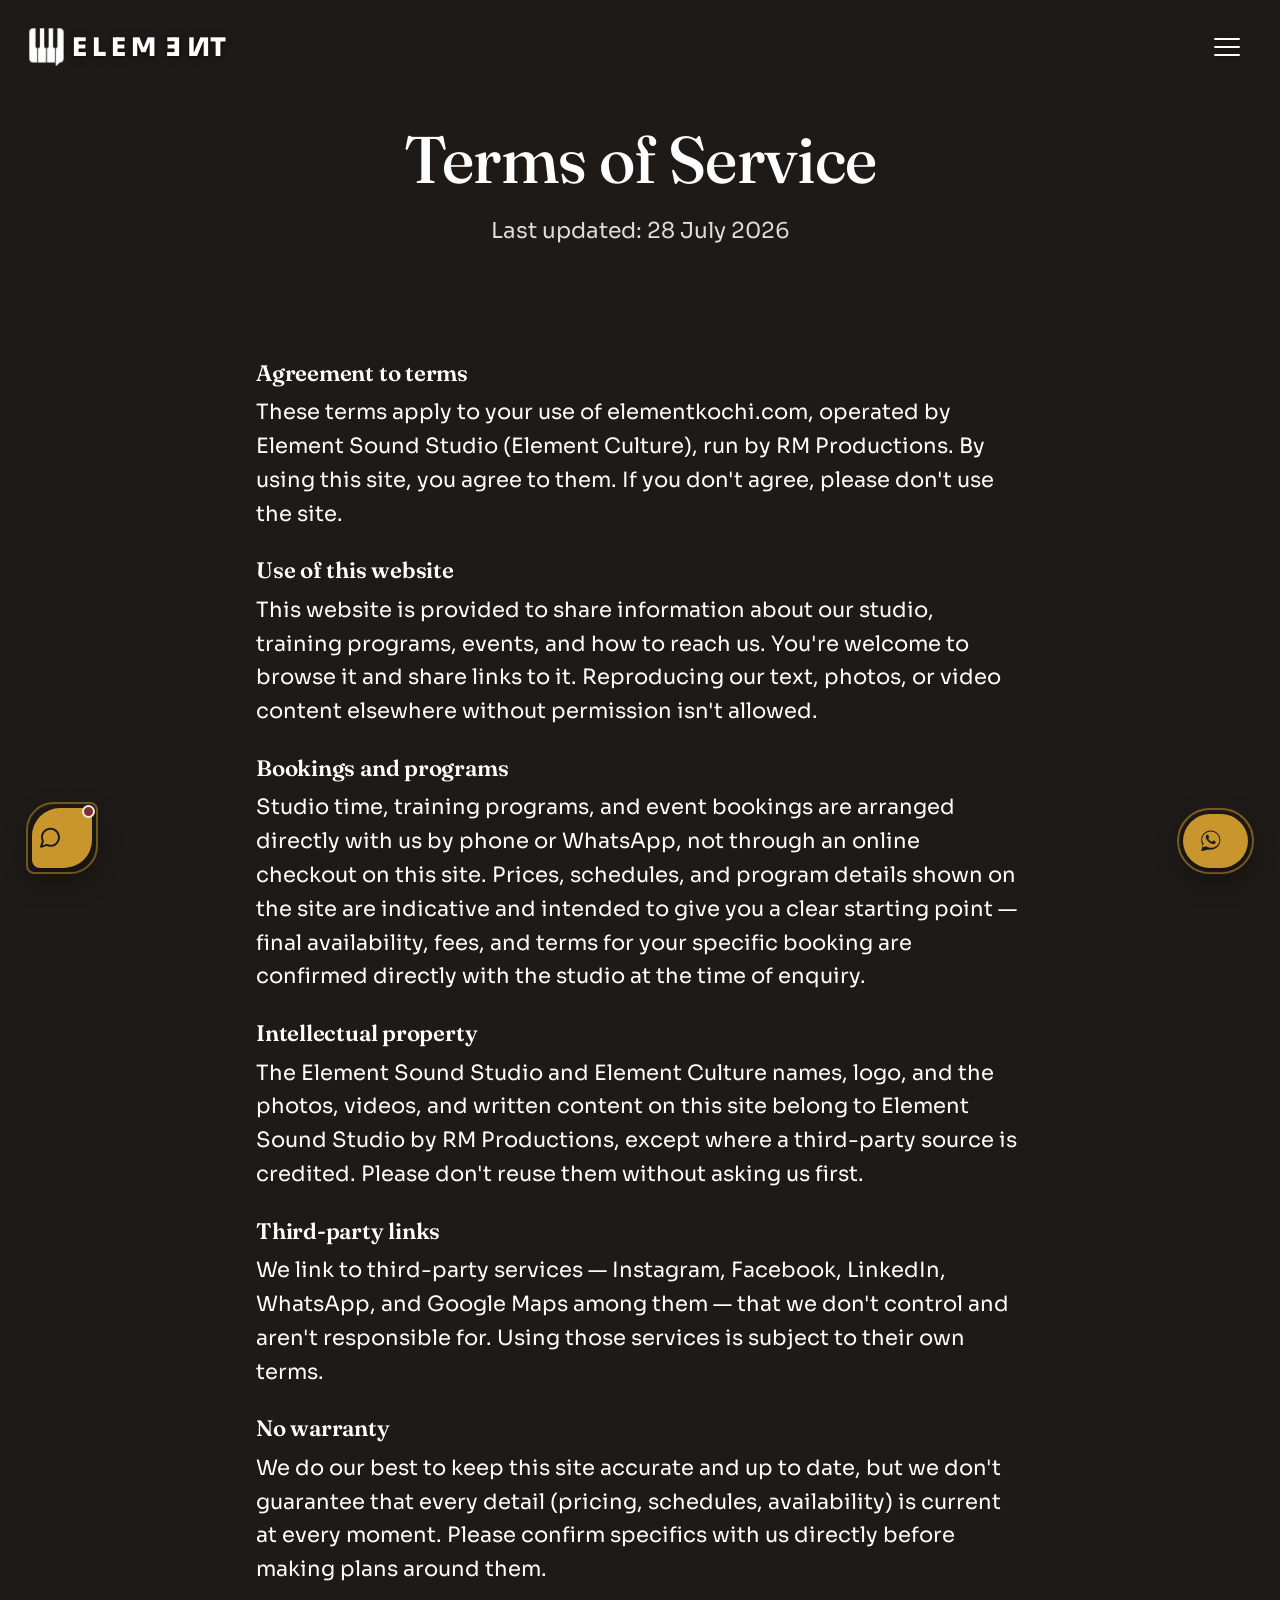
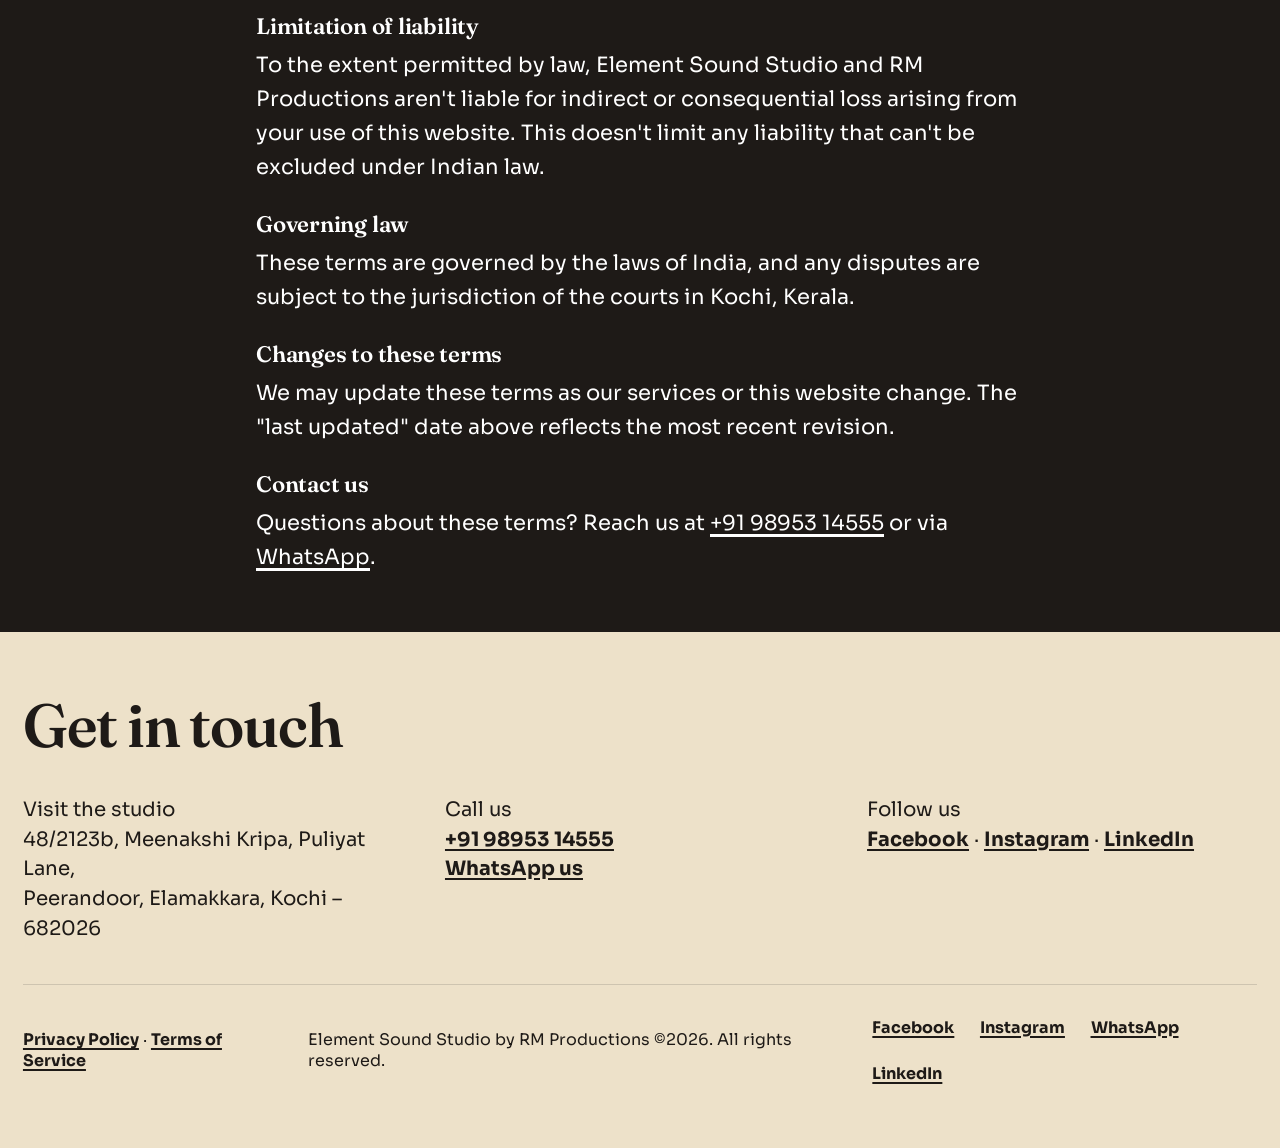
<file: terms.html>
﻿<!DOCTYPE html>
<html lang="en-GB">
<head>
<meta charset="UTF-8" />
<meta name="viewport" content="width=device-width, initial-scale=1.0" />
<title>Terms of Service — Element Sound Studio, Kochi</title>
<meta name="description" content="The terms that apply to using elementkochi.com and booking sessions or programs with Element Sound Studio (Element Culture) in Kochi." />
<meta name="author" content="Element Sound Studio by RM Productions" />
<link rel="canonical" href="https://elementkochi.com/terms" />
<meta property="og:type" content="website" />
<meta property="og:site_name" content="Element Sound Studio" />
<meta property="og:locale" content="en_IN" />
<meta property="og:title" content="Terms of Service — Element Sound Studio, Kochi" />
<meta property="og:description" content="The terms that apply to using elementkochi.com and booking sessions or programs with Element Sound Studio." />
<meta name="robots" content="noindex, follow" />
<meta name="theme-color" content="#1e1a17" />
<link rel="icon" href="favicon.ico?v=3" sizes="any">
<link rel="icon" type="image/png" sizes="32x32" href="public/icons/favicon-32.png?v=3">
<link rel="icon" type="image/png" sizes="16x16" href="public/icons/favicon-16.png?v=3">
<link rel="apple-touch-icon" href="public/icons/apple-touch-icon.png?v=3">
<link rel="manifest" href="site.webmanifest">
<link rel="preload" href="public/fonts/sora.woff2" as="font" type="font/woff2" crossorigin>
<link rel="preload" href="public/fonts/fraunces-normal.woff2" as="font" type="font/woff2" crossorigin>
<link rel="preload" href="style.min.css?v=15" as="style" onload="this.onload=null;this.rel='stylesheet'">
<noscript><link rel="stylesheet" href="style.min.css?v=15"></noscript>
<link rel="stylesheet" href="chatbot.css?v=1">
</head>
<body class="dark-header">

<div class="loader" id="loader"><div class="loader__mark"><img class="loader__logo" src="public/icons/logo-icon-white.png?v=3" width="56" height="61" alt=""><span class="loader__text wordmark">ELEM<span class="wordmark__flip">E</span><span class="wordmark__flip">N</span><span class="wordmark__flip--v">T</span></span></div></div>

<header class="site-header" id="siteHeader">
  <a href="/" class="brand-logo" aria-label="Element Sound Studio home">
    <img src="public/icons/logo-icon-white.png?v=3" width="165" height="180" alt="">
    <span class="wordmark">ELEM<span class="wordmark__flip">E</span><span class="wordmark__flip">N</span><span class="wordmark__flip--v">T</span></span>
  </a>
  <button class="menu-toggle" id="menuToggle" aria-label="Open menu" aria-expanded="false">
    <span></span><span></span><span></span>
  </button>
</header>

<main>

  <section class="page-hero">
    <div class="page-container">
      <h1 class="display-2">Terms of Service</h1>
      <p class="lede">Last updated: 28 July 2026</p>
    </div>
  </section>

  <section class="split-block dark">
    <div class="page-container">
      <div class="rte-block" style="max-width:48rem;margin:0 auto;">

        <h3>Agreement to terms</h3>
        <p>These terms apply to your use of elementkochi.com, operated by Element Sound Studio (Element Culture), run by RM Productions. By using this site, you agree to them. If you don't agree, please don't use the site.</p>

        <h3>Use of this website</h3>
        <p>This website is provided to share information about our studio, training programs, events, and how to reach us. You're welcome to browse it and share links to it. Reproducing our text, photos, or video content elsewhere without permission isn't allowed.</p>

        <h3>Bookings and programs</h3>
        <p>Studio time, training programs, and event bookings are arranged directly with us by phone or WhatsApp, not through an online checkout on this site. Prices, schedules, and program details shown on the site are indicative and intended to give you a clear starting point &mdash; final availability, fees, and terms for your specific booking are confirmed directly with the studio at the time of enquiry.</p>

        <h3>Intellectual property</h3>
        <p>The Element Sound Studio and Element Culture names, logo, and the photos, videos, and written content on this site belong to Element Sound Studio by RM Productions, except where a third-party source is credited. Please don't reuse them without asking us first.</p>

        <h3>Third-party links</h3>
        <p>We link to third-party services &mdash; Instagram, Facebook, LinkedIn, WhatsApp, and Google Maps among them &mdash; that we don't control and aren't responsible for. Using those services is subject to their own terms.</p>

        <h3>No warranty</h3>
        <p>We do our best to keep this site accurate and up to date, but we don't guarantee that every detail (pricing, schedules, availability) is current at every moment. Please confirm specifics with us directly before making plans around them.</p>

        <h3>Limitation of liability</h3>
        <p>To the extent permitted by law, Element Sound Studio and RM Productions aren't liable for indirect or consequential loss arising from your use of this website. This doesn't limit any liability that can't be excluded under Indian law.</p>

        <h3>Governing law</h3>
        <p>These terms are governed by the laws of India, and any disputes are subject to the jurisdiction of the courts in Kochi, Kerala.</p>

        <h3>Changes to these terms</h3>
        <p>We may update these terms as our services or this website change. The "last updated" date above reflects the most recent revision.</p>

        <h3>Contact us</h3>
        <p>Questions about these terms? Reach us at <a class="text-link" href="tel:+919895314555">+91 98953 14555</a> or via <a class="text-link" href="https://wa.me/919895314555?text=Hi!%20I%20have%20a%20question%20about%20your%20terms%20of%20service." target="_blank" rel="noopener">WhatsApp</a>.</p>

      </div>
    </div>
  </section>

  <footer class="site-footer">
    <div class="page-container">
      <h3>Get in touch</h3>
      <div class="footer-grid">
        <p>Visit the studio<br>48/2123b, Meenakshi Kripa, Puliyat Lane,<br>Peerandoor, Elamakkara, Kochi &ndash; 682026</p>
        <p>Call us<br><a href="tel:+919895314555">+91 98953 14555</a><br><a href="https://wa.me/919895314555" target="_blank" rel="noopener">WhatsApp us</a></p>
        <p>Follow us<br><a href="https://www.facebook.com/ranjith.meleppat/" target="_blank" rel="noopener">Facebook</a> &middot; <a href="https://www.instagram.com/elementsoundstudio_kochi/" target="_blank" rel="noopener">Instagram</a> &middot; <a href="https://www.linkedin.com/posts/ranjith-meleppat-a00a542a_elementsoundstudio-elementculture-kochi-ugcPost-7476931120618475520-7l0K/" target="_blank" rel="noopener">LinkedIn</a></p>
      </div>
      <div class="footer-bottom">
        <div class="footer-socials">
          <a href="https://www.facebook.com/ranjith.meleppat/" target="_blank" rel="noopener">Facebook</a>
          <a href="https://www.instagram.com/elementsoundstudio_kochi/" target="_blank" rel="noopener">Instagram</a>
          <a href="https://wa.me/919895314555" target="_blank" rel="noopener">WhatsApp</a>
          <a href="https://www.linkedin.com/posts/ranjith-meleppat-a00a542a_elementsoundstudio-elementculture-kochi-ugcPost-7476931120618475520-7l0K/" target="_blank" rel="noopener">LinkedIn</a>
        </div>
        <div class="footer-meta">
          <p><a href="/privacy-policy">Privacy Policy</a> &middot; <a href="/terms">Terms of Service</a></p>
          <p>Element Sound Studio by RM Productions &copy;2026. All rights reserved.</p>
        </div>
      </div>
    </div>
  </footer>

</main>

<div class="menu-overlay" id="menuOverlay">
  <nav class="menu-overlay__list">
    <a class="menu-overlay__item" href="/programs" data-color="#C9962E" data-hover="#F3EAD8">Programs</a>
    <a class="menu-overlay__item" href="/" data-color="#C97B4A" data-hover="#F3EAD8">Home</a>
    <a class="menu-overlay__item" href="/about" data-color="#234C4C" data-hover="#B9C79A">About</a>
    <a class="menu-overlay__item" href="/team" data-color="#7A2E3A" data-hover="#E8C4B8">Team</a>
    <a class="menu-overlay__item" href="/gallery" data-color="#6E7B4F" data-hover="#F3EAD8">Gallery</a>
    <a class="menu-overlay__item" href="/contact" data-color="#B85C38" data-hover="#F3EAD8">Contact</a>
  </nav>
</div>

<a class="whatsapp-fab" href="https://wa.me/919895314555?text=Hi!%20I%20would%20like%20to%20know%20more%20about%20Element%20Sound%20Studio." target="_blank" rel="noopener" aria-label="Chat with Element Sound Studio on WhatsApp">
  <svg viewBox="0 0 32 32" fill="currentColor" aria-hidden="true"><path d="M16.004 3C9.376 3 4 8.373 4 15c0 2.386.703 4.605 1.912 6.463L4 29l7.716-1.878A11.9 11.9 0 0 0 16.004 27C22.63 27 28 21.627 28 15S22.63 3 16.004 3zm0 21.75c-1.94 0-3.745-.57-5.264-1.55l-.377-.24-4.583 1.116 1.145-4.47-.246-.39A9.7 9.7 0 0 1 5.25 15c0-5.938 4.816-10.75 10.754-10.75S26.75 9.062 26.75 15 21.94 24.75 16.004 24.75zm5.63-8.02c-.31-.155-1.828-.902-2.11-1.005-.283-.103-.489-.155-.694.155-.207.31-.797 1.005-.978 1.21-.18.207-.36.232-.668.078-.31-.155-1.306-.481-2.487-1.534-.919-.82-1.539-1.832-1.72-2.14-.18-.31-.02-.478.135-.633.14-.138.31-.36.464-.54.155-.18.207-.31.31-.516.103-.207.052-.387-.026-.542-.078-.155-.694-1.672-.951-2.29-.25-.6-.505-.52-.694-.53l-.592-.01c-.207 0-.542.078-.826.387-.283.31-1.08 1.056-1.08 2.574s1.106 2.988 1.26 3.194c.155.207 2.177 3.324 5.276 4.66.737.318 1.312.508 1.76.65.74.235 1.412.202 1.944.123.593-.089 1.828-.747 2.086-1.468.258-.72.258-1.337.18-1.468-.077-.13-.283-.207-.593-.362z"/></svg>
  <span class="whatsapp-fab__label">Chat on WhatsApp</span>
</a>

<script src="script.min.js?v=5"></script>
<script src="chatbot.js?v=2" defer></script>
</body>
</html>
</file>
<file: chatbot.css>
/* ============================================================
   Element Sound Studio — FAQ chat widget
   Self-contained, site-wide component. Uses the same brand
   tokens as style.css (gold / charcoal / cream, Fraunces + Sora,
   and the asymmetric "torn-corner" button shape used by .btn-pill)
   so it reads as part of the site, not a bolted-on plugin.
   ============================================================ */

.chatbot-fab {
  position: fixed;
  left: clamp(1.1rem, 3vw, 2rem);
  bottom: clamp(1.1rem, 3vw, 2rem);
  z-index: 56;
  width: 3.75rem;
  height: 3.75rem;
  display: flex;
  align-items: center;
  justify-content: center;
  background: var(--color-brand-gold);
  color: var(--color-brand-black);
  border: 0;
  border-radius: 1.75rem .5rem 1.75rem .5rem;
  cursor: pointer;
  box-shadow: 0 10px 30px rgba(0,0,0,.4);
  transition: transform .3s cubic-bezier(.2,.8,.2,1), border-radius .3s ease, box-shadow .3s ease;
}
.chatbot-fab::before {
  content: '';
  position: absolute;
  inset: -6px;
  border-radius: inherit;
  border: 2px solid var(--color-brand-gold);
  opacity: .5;
  animation: chatbot-pulse 2.6s ease-out infinite;
  pointer-events: none;
}
@keyframes chatbot-pulse {
  0% { transform: scale(.92); opacity: .5; }
  100% { transform: scale(1.28); opacity: 0; }
}
.chatbot-fab:hover { transform: scale(1.06); box-shadow: 0 14px 40px rgba(0,0,0,.5); }
.chatbot-fab svg { width: 1.6rem; height: 1.6rem; position: relative; transition: opacity .2s ease, transform .2s ease; }
.chatbot-fab__icon-close { position: absolute; opacity: 0; transform: scale(.6) rotate(-45deg); }
.chatbot-fab.is-open { border-radius: 50%; }
.chatbot-fab.is-open .chatbot-fab__icon-chat { opacity: 0; transform: scale(.6) rotate(45deg); }
.chatbot-fab.is-open .chatbot-fab__icon-close { opacity: 1; transform: scale(1) rotate(0); }
.chatbot-fab__dot {
  position: absolute;
  top: -.2rem; right: -.2rem;
  width: .85rem; height: .85rem;
  border-radius: 50%;
  background: var(--color-brand-wine, #7A2E3A);
  border: 2px solid var(--color-brand-cream, #F3EAD8);
}
@media (prefers-reduced-motion: reduce) {
  .chatbot-fab::before { animation: none; display: none; }
}

.chatbot-panel {
  position: fixed;
  left: clamp(1.1rem, 3vw, 2rem);
  bottom: calc(clamp(1.1rem, 3vw, 2rem) + 3.75rem + .9rem);
  z-index: 56;
  width: min(23.5rem, calc(100vw - 2.2rem));
  max-height: min(38rem, 74vh);
  display: flex;
  flex-direction: column;
  background: var(--color-brand-cream);
  border-radius: 1.5rem;
  overflow: hidden;
  box-shadow: 0 30px 70px -20px rgba(0,0,0,.5);
  transform-origin: bottom left;
  opacity: 0;
  visibility: hidden;
  transform: translateY(16px) scale(.94);
  transition: opacity .28s cubic-bezier(.16,1,.3,1), transform .28s cubic-bezier(.16,1,.3,1), visibility 0s linear .28s;
}
.chatbot-panel.is-open {
  opacity: 1;
  visibility: visible;
  transform: translateY(0) scale(1);
  transition: opacity .28s cubic-bezier(.16,1,.3,1), transform .28s cubic-bezier(.16,1,.3,1), visibility 0s linear 0s;
}

.chatbot-panel__header {
  flex: 0 0 auto;
  display: flex;
  align-items: center;
  gap: .8rem;
  padding: 1.1rem 1.25rem;
  background: var(--color-brand-black);
  color: #fff;
}
.chatbot-panel__avatar {
  flex: 0 0 auto;
  width: 2.6rem;
  height: 2.6rem;
  border-radius: 1.1rem .3rem 1.1rem .3rem;
  background: var(--color-brand-gold);
  color: var(--color-brand-black);
  display: flex;
  align-items: center;
  justify-content: center;
}
.chatbot-panel__avatar svg { width: 1.35rem; height: 1.35rem; }
.chatbot-panel__title { font-family: "Fraunces", Georgia, serif; font-weight: 600; font-size: 1.05rem; line-height: 1.2; }
.chatbot-panel__subtitle { font-family: "Sora", sans-serif; font-size: .76rem; color: rgba(255,255,255,.65); margin-top: .15rem; display: flex; align-items: center; gap: .35rem; }
.chatbot-panel__subtitle::before { content: ''; width: .45rem; height: .45rem; border-radius: 50%; background: #6ec97a; flex: 0 0 auto; }
.chatbot-panel__close {
  margin-left: auto;
  width: 2rem; height: 2rem;
  border: 0;
  background: rgba(255,255,255,.1);
  border-radius: 50%;
  color: #fff;
  display: flex;
  align-items: center;
  justify-content: center;
  cursor: pointer;
  transition: background .2s ease;
  flex: 0 0 auto;
}
.chatbot-panel__close:hover { background: rgba(255,255,255,.2); }
.chatbot-panel__close svg { width: 1rem; height: 1rem; }

.chatbot-panel__body {
  flex: 1 1 auto;
  overflow-y: auto;
  padding: 1.1rem 1.1rem .5rem;
  display: flex;
  flex-direction: column;
  gap: .65rem;
  font-family: "Sora", sans-serif;
  scrollbar-width: thin;
}
.chatbot-panel__body::-webkit-scrollbar { width: 6px; }
.chatbot-panel__body::-webkit-scrollbar-thumb { background: rgba(30,26,23,.2); border-radius: 3px; }

.chatbot-msg {
  max-width: 86%;
  padding: .7rem .95rem;
  border-radius: 1.1rem;
  font-size: .89rem;
  line-height: 1.55;
  animation: chatbot-msg-in .3s cubic-bezier(.16,1,.3,1);
}
@keyframes chatbot-msg-in { from { opacity: 0; transform: translateY(6px); } to { opacity: 1; transform: none; } }
.chatbot-msg--bot {
  align-self: flex-start;
  background: #fff;
  color: var(--color-brand-black);
  border-bottom-left-radius: .3rem;
  box-shadow: 0 1px 2px rgba(0,0,0,.05), 0 10px 22px -16px rgba(0,0,0,.3);
}
.chatbot-msg--user {
  align-self: flex-end;
  background: var(--color-brand-gold);
  color: var(--color-brand-black);
  font-weight: 600;
  border-bottom-right-radius: .3rem;
}
.chatbot-msg--bot a { color: var(--color-brand-gold-text, #8C6416); font-weight: 700; }

.chatbot-typing { align-self: flex-start; display: flex; gap: .3rem; background: #fff; padding: .75rem 1rem; border-radius: 1.1rem; border-bottom-left-radius: .3rem; box-shadow: 0 1px 2px rgba(0,0,0,.05); }
.chatbot-typing span { width: .4rem; height: .4rem; border-radius: 50%; background: rgba(30,26,23,.35); animation: chatbot-bounce 1.1s infinite ease-in-out; }
.chatbot-typing span:nth-child(2) { animation-delay: .15s; }
.chatbot-typing span:nth-child(3) { animation-delay: .3s; }
@keyframes chatbot-bounce { 0%, 60%, 100% { transform: translateY(0); opacity: .5; } 30% { transform: translateY(-4px); opacity: 1; } }

.chatbot-quick {
  flex: 0 0 auto;
  display: flex;
  flex-wrap: wrap;
  gap: .5rem;
  padding: .35rem 1.1rem 1rem;
}
.chatbot-quick__label { width: 100%; font-size: .74rem; font-weight: 700; letter-spacing: .06em; text-transform: uppercase; color: rgba(30,26,23,.5); margin-bottom: .1rem; }
.chatbot-quick__btn {
  border: 1.5px solid rgba(30,26,23,.55);
  border-radius: 1.1rem .35rem 1.1rem .35rem;
  padding: .5rem .85rem;
  font-family: "Sora", sans-serif;
  font-size: .8rem;
  font-weight: 600;
  background: transparent;
  color: var(--color-brand-black);
  cursor: pointer;
  text-align: left;
  transition: background-color .2s ease, color .2s ease, border-radius .2s ease;
}
.chatbot-quick__btn:hover, .chatbot-quick__btn:focus-visible {
  background: var(--color-brand-black);
  border-color: var(--color-brand-black);
  color: var(--color-brand-cream);
  border-radius: .35rem 1.1rem .35rem 1.1rem;
}

.chatbot-panel__footer {
  flex: 0 0 auto;
  display: flex;
  gap: .55rem;
  padding: .8rem .9rem;
  background: #fff;
  border-top: 1px solid rgba(30,26,23,.1);
}
.chatbot-input {
  flex: 1 1 auto;
  min-width: 0;
  border: 1.5px solid rgba(30,26,23,.18);
  border-radius: 1.25rem;
  padding: .6rem 1rem;
  font-family: "Sora", sans-serif;
  font-size: .87rem;
  outline: none;
  background: var(--color-brand-cream);
  color: var(--color-brand-black);
  transition: border-color .2s ease;
}
.chatbot-input::placeholder { color: rgba(30,26,23,.45); }
.chatbot-input:focus { border-color: var(--color-brand-gold); }
.chatbot-send {
  flex: 0 0 auto;
  width: 2.6rem;
  height: 2.6rem;
  border-radius: 50%;
  border: 0;
  background: var(--color-brand-gold);
  color: var(--color-brand-black);
  display: flex;
  align-items: center;
  justify-content: center;
  cursor: pointer;
  transition: transform .15s ease;
}
.chatbot-send:hover { transform: scale(1.07); }
.chatbot-send svg { width: 1.1rem; height: 1.1rem; }

.chatbot-panel__whatsapp {
  flex: 0 0 auto;
  text-align: center;
  padding: .55rem 1rem .85rem;
  background: #fff;
  font-family: "Sora", sans-serif;
  font-size: .74rem;
  color: rgba(30,26,23,.6);
}
.chatbot-panel__whatsapp a { color: var(--color-brand-gold-text, #8C6416); font-weight: 700; text-decoration: underline; }

@media (max-width: 480px) {
  .chatbot-panel {
    left: .75rem;
    right: .75rem;
    width: auto;
    bottom: calc(1.1rem + 3.75rem + .75rem);
    max-height: 72vh;
  }
}
</file>
<file: style.min.css>
@keyframes loader-glow-orbit{0%,to{transform:translate(-50%,-50%) translate(5.5rem,0) scale(1);opacity:.8}25%{transform:translate(-50%,-50%) translate(0,-1.9rem) scale(.5);opacity:.3}50%{transform:translate(-50%,-50%) translate(-5.5rem,0) scale(1);opacity:.8}75%{transform:translate(-50%,-50%) translate(0,1.9rem) scale(1.35);opacity:1}}@keyframes loader-logo-pop{0%{opacity:0;transform:scale(.7) translateY(6px)}60%{opacity:1;transform:scale(1.08) translateY(0)}to{opacity:1;transform:scale(1) translateY(0)}}@keyframes loader-pop{0%{opacity:0;transform:scale(.85)}55%{opacity:1;transform:scale(1.04)}to{opacity:1;transform:scale(1)}}@keyframes scroll-bounce{0%,to{transform:translateY(0)}50%{transform:translateY(10px)}}@keyframes wave-scroll{0%{transform:translateX(0)}to{transform:translateX(-66.666%)}}@keyframes letter-jump{0%,to{transform:translateY(0) scale(1)}50%{transform:translateY(-20px) scale(1.1)}}@keyframes marquee{0%{transform:translateX(0)}to{transform:translateX(-50%)}}@keyframes fade-scale-in{0%{opacity:0;transform:scale(.96)}to{opacity:1;transform:scale(1)}}@keyframes whatsapp-pulse{0%{transform:scale(.92);opacity:.55}to{transform:scale(1.35);opacity:0}}@font-face{font-family:"Fraunces";font-style:italic;font-weight:500;font-display:swap;src:url(public/fonts/fraunces-italic.woff2)format("woff2")}@font-face{font-family:"Fraunces";font-style:normal;font-weight:300;font-display:swap;src:url(public/fonts/fraunces-normal.woff2)format("woff2")}@font-face{font-family:"Fraunces";font-style:normal;font-weight:500;font-display:swap;src:url(public/fonts/fraunces-normal.woff2)format("woff2")}@font-face{font-family:"Fraunces";font-style:normal;font-weight:600;font-display:swap;src:url(public/fonts/fraunces-normal.woff2)format("woff2")}@font-face{font-family:"Fraunces";font-style:normal;font-weight:700;font-display:swap;src:url(public/fonts/fraunces-normal.woff2)format("woff2")}@font-face{font-family:"Sora";font-style:normal;font-weight:400;font-display:swap;src:url(public/fonts/sora.woff2)format("woff2")}@font-face{font-family:"Sora";font-style:normal;font-weight:500;font-display:swap;src:url(public/fonts/sora.woff2)format("woff2")}@font-face{font-family:"Sora";font-style:normal;font-weight:600;font-display:swap;src:url(public/fonts/sora.woff2)format("woff2")}@font-face{font-family:"Sora";font-style:normal;font-weight:700;font-display:swap;src:url(public/fonts/sora.woff2)format("woff2")}@font-face{font-family:"Sora";font-style:normal;font-weight:800;font-display:swap;src:url(public/fonts/sora.woff2)format("woff2")}:root{--color-brand-gold:#C9962E;--color-brand-gold-text:#8C6416;--color-brand-teal:#234C4C;--color-brand-cream:#F3EAD8;--color-brand-sage:#6E7B4F;--color-brand-wine:#7A2E3A;--color-brand-parchment:#EDE1C9;--color-brand-moss:#B9C79A;--color-brand-rust:#B85C38;--color-brand-blush:#E8C4B8;--color-brand-copper:#C97B4A;--color-brand-maroon:#8B2E2E;--color-brand-charcoal:#1E1A17;--color-brand-white:#FFFFFF;--color-brand-black:#1E1A17;--color-brand-ivory:#FFF9F2;--color-brand-tan:#D9C4AA;--color-brand-tan-dark:#CEBA9E;--overlap-cream:#F6E4CF;--overlap-ink:#321C04;--base-bg:var(--color-brand-charcoal);--base-fg:var(--color-brand-white);--accent-fg:243 234 216;--accent-bg:201 150 46;--footer-bg:237 225 201;--container-max:90rem;--gutter:clamp(1.5rem, .36rem + 1.79vw, 2.5rem);--block-gap:clamp(3rem, .71rem + 3.57vw, 5rem);--page-pad:clamp(1rem, -.71rem + 2.68vw, 2.5rem);--font-display:'Fraunces', Georgia, 'Times New Roman', serif;--font-body:'Sora', 'Helvetica Neue', Arial, sans-serif;color-scheme:dark}*{box-sizing:border-box}body,html{overflow-x:hidden}html{scroll-behavior:smooth}body{background:var(--base-bg);color:var(--base-fg);font-family:var(--font-body);font-weight:400;-webkit-font-smoothing:antialiased;-moz-osx-font-smoothing:grayscale}img,video{max-width:100%;display:block}a,button{color:inherit}a{text-decoration:none}button{font-family:inherit;background:0 0;border:0;cursor:pointer}body,p{margin:0}::selection{background:rgb(var(--accent-bg));color:rgb(var(--accent-fg))}.page-container{width:100%;max-width:calc(var(--container-max) + 2*var(--page-pad));margin:0 auto;padding-left:var(--page-pad);padding-right:var(--page-pad)}.gap-y-blocks{display:grid;row-gap:var(--block-gap)}.display-1,h1,h2,h3,h4{font-family:var(--font-display);font-weight:600}h1,h2,h3,h4{margin:0;letter-spacing:-.01em;line-height:1}.display-1{font-size:clamp(2.875rem,1.5rem + 5.5vw,11.25rem);line-height:.95;font-style:italic}.display-2,.display-3{font-family:var(--font-display);font-size:clamp(2.25rem,1.4rem + 3.4vw,5.625rem);line-height:.98;font-weight:500}.display-3{font-size:clamp(1.75rem,1.3rem + 1.8vw,3rem);line-height:1.02}.eyebrow.pill{display:inline-block;border:2px solid currentColor;border-radius:9999px;font-weight:600;font-size:clamp(1rem,.8rem + .5vw,1.5rem);padding:clamp(.25rem,.1rem + .5vw,.75rem) clamp(1rem,.7rem + .5vw,1.5rem)}.text-link{text-decoration:underline;text-decoration-thickness:3px;text-underline-offset:4px;transition:color .2s,opacity .2s}.faq-item summary:hover,.text-link:hover{opacity:.7}.btn-pill{display:inline-flex;align-items:center;justify-content:center;border:2px solid currentColor;border-radius:1.75rem .4rem 1.75rem .4rem;font-weight:600;font-size:clamp(1rem,.9rem + .3vw,1.25rem);padding:clamp(.5rem,.4rem + .3vw,.65rem) clamp(1.25rem,1rem + .5vw,1.5rem);cursor:pointer;transition:transform .25s ease,background-color .25s ease,color .25s ease}.btn-pill:hover{transform:scale(1.05);background:currentColor;border-radius:.4rem 1.75rem .4rem 1.75rem}.btn-pill:hover span{color:var(--btn-hover-fg, var(--base-bg))}.btn-pill span{transition:color .25s ease;display:inline-flex;align-items:center;gap:.5rem}.loader,.loader__mark{display:flex;align-items:center}.loader{position:fixed;inset:0;z-index:100;justify-content:center;background:var(--base-bg);transition:opacity .5s ease,visibility .5s ease}.loader.is-hidden{opacity:0;visibility:hidden;pointer-events:none}.loader__mark{position:relative;flex-direction:column;gap:clamp(.65rem,.4rem + 1vw,1.15rem)}.loader__mark::before{content:"";position:absolute;left:50%;top:50%;width:clamp(2rem,4.5vw,3.25rem);height:clamp(2rem,4.5vw,3.25rem);border-radius:50%;background:radial-gradient(circle,rgba(250,213,145,.95)0,rgba(201,150,46,.55) 45%,transparent 75%);filter:blur(3px);opacity:0;animation:loader-glow-orbit 2s cubic-bezier(.45,0,.55,1) .2s infinite;pointer-events:none}.loader__logo{width:clamp(2.75rem,1.5rem + 5vw,4.5rem);height:auto;display:block;opacity:0;transform:scale(.7) translateY(6px);animation:loader-logo-pop .8s cubic-bezier(.2,.8,.2,1) forwards}.loader__text{font-family:var(--font-display);font-style:italic;font-size:clamp(2rem,8vw,4rem);font-weight:600;letter-spacing:-.01em;color:var(--base-fg);opacity:0;transform:scale(.85);animation:loader-pop 1.1s cubic-bezier(.2,.8,.2,1) .22s forwards}.wordmark{font-family:"Sora",sans-serif;font-style:normal;font-weight:800;text-transform:uppercase;letter-spacing:.2em}.wordmark__flip{display:inline-block;transform:scaleX(-1)}.wordmark__flip--v{display:inline-block;transform:none}.loader__text.wordmark{color:var(--color-brand-gold)}@media (prefers-reduced-motion:reduce){.loader__logo,.loader__text{animation:none!important;opacity:1!important;transform:none!important}.loader__mark::before{animation:none!important;opacity:.3!important;transform:translate(-50%,-50%) scale(.9)!important}}.brand-logo,.site-header{display:flex;align-items:center}.site-header{position:fixed;top:0;left:0;right:0;z-index:50;justify-content:space-between;padding:clamp(1rem,.8rem + .8vw,2.125rem) clamp(1.25rem,1rem + 1vw,2.4rem);pointer-events:none;color:rgb(var(--accent-fg));text-shadow:0 1px 3px rgba(0,0,0,.5),0 1px 10px rgba(0,0,0,.3);mix-blend-mode:normal;opacity:0;transition:opacity .6s ease .3s,color .3s ease}.hero-navbar.is-visible,.scroll-prompt.is-visible,.site-header.is-visible,.testimonial-dots button.is-active::before{opacity:1}body.dark-header .site-header{color:var(--base-fg)}.brand-logo{pointer-events:auto;font-size:clamp(1.25rem,1rem + 1vw,1.6rem);font-weight:700;letter-spacing:-.02em;gap:.5rem}.brand-logo__dot,.menu-toggle span{width:.5em;height:.5em;border-radius:50%;background:currentColor}.brand-logo img{height:1.5em;width:auto;display:block}.menu-toggle{pointer-events:auto;position:relative;width:clamp(2.5rem,2rem + 1.5vw,3rem);height:clamp(2.5rem,2rem + 1.5vw,3rem);display:flex;flex-direction:column;align-items:center;justify-content:center;gap:6px}.menu-toggle span{display:block;width:26px;height:2px;border-radius:2px;filter:drop-shadow(0 1px 2px rgba(0,0,0,.45));transition:transform .35s cubic-bezier(.68,-.4,.27,1.4),opacity .25s ease}.menu-toggle.is-open span:nth-child(1){transform:translateY(8px) rotate(45deg)}.menu-toggle.is-open span:nth-child(2){opacity:0}.menu-toggle.is-open span:nth-child(3){transform:translateY(-8px) rotate(-45deg)}.hero{position:relative;height:100dvh;overflow:hidden;background:var(--base-bg)}.hero__video{position:absolute;inset:0;width:100%;height:100%;object-fit:cover;z-index:1}.hero__overlay{position:absolute;inset:0;z-index:2;background:rgba(0,0,0,.2);pointer-events:none}.hero__video-fallback{position:absolute;inset:0;background:radial-gradient(circle at 50% 30%,#4d3fff 0,#1e1e23 70%)}.scroll-prompt{position:absolute;bottom:clamp(1.25rem,4vw,2.5rem);left:50%;transform:translateX(-50%);z-index:6;width:2.5rem;height:2.5rem;color:rgb(var(--accent-fg));opacity:0;transition:opacity .4s ease .2s}.scroll-prompt svg,.wave-divider svg{width:100%;height:100%;animation:scroll-bounce 1.6s ease-in-out infinite;will-change:transform}.hero-navbar,.hero-navbar__brand{display:flex;align-items:center;gap:.5rem}.hero-navbar{position:absolute;top:clamp(1rem,2vw,1.5rem);left:50%;right:auto;transform:translateX(-50%);z-index:50;width:max-content;max-width:calc(100vw - 2rem);justify-content:flex-start;background:var(--color-brand-white);color:var(--color-brand-black);border-radius:9999px;padding:.5rem .5rem .5rem 1.1rem;box-shadow:0 10px 30px rgba(0,0,0,.25);opacity:0;transition:opacity .6s ease .3s}.hero-navbar__brand{font-weight:700;font-size:1.05rem;letter-spacing:-.02em;white-space:nowrap}.hero-navbar__brand img{height:1.35rem;width:auto;display:block}.dot-divider::after,.dot-divider::before,.hero-navbar .menu-toggle{width:2.5rem;height:2.5rem;background:var(--color-brand-tan);border-radius:50%}.hero-navbar .menu-toggle span{background:var(--color-brand-black)}.hero-navbar__controls{display:flex;align-items:center;gap:.6rem;pointer-events:auto}.audio-toggle{pointer-events:auto;width:2.5rem;height:2.5rem;border:0;border-radius:50%;background:var(--color-brand-tan);color:var(--color-brand-black);display:flex;align-items:center;justify-content:center;cursor:pointer;transition:background-color .2s ease}.audio-toggle:hover{background:var(--color-brand-tan-dark)}.audio-toggle svg{width:1.15rem;height:1.15rem}.audio-toggle__icon-off{display:none}.audio-toggle.is-muted .audio-toggle__icon-on{display:none}.audio-toggle.is-muted .audio-toggle__icon-off{display:block}.hero__content{position:absolute;inset:0;z-index:4;display:flex;flex-direction:column;align-items:center;justify-content:flex-end;text-align:center;padding:clamp(1.5rem,4vw,2.5rem) clamp(1.25rem,4vw,2.5rem) clamp(3rem,6vw,4rem)}.hero__heading{font-family:var(--font-display);color:#fff;font-weight:500;font-size:clamp(2.5rem,1.6rem + 6vw,6rem);line-height:1.05;letter-spacing:-.02em}.hero__heading em{font-style:italic;font-weight:500}.hero__subtitle{margin-top:clamp(.75rem,2vw,1.25rem);max-width:30rem;color:rgba(255,255,255,.82);font-size:clamp(.95rem,.9rem + .3vw,1.1rem);font-weight:500;line-height:1.5}.hero__cta-bar{margin-top:clamp(1.25rem,3vw,2rem);display:flex;align-items:center;gap:1rem;background:rgba(0,0,0,.25);backdrop-filter:blur(10px);-webkit-backdrop-filter:blur(10px);border-radius:.9rem;padding:.35rem .35rem .35rem 1.25rem;max-width:calc(100vw - 2.5rem)}.hero__cta-bar span{color:#fff;font-size:.9rem;font-weight:500}.btn-solid{flex:0 0 auto;display:inline-block;background:#fff;color:var(--color-brand-black);font-size:.9rem;font-weight:600;padding:.65rem 1.25rem;border-radius:.65rem;white-space:nowrap;transition:background-color .2s ease}.btn-solid:hover{background:rgba(255,255,255,.9)}@media (max-width:560px){.hero__cta-bar span.is-long{display:none}}@media (min-width:561px){.hero__cta-bar span.is-short{display:none}}.wave-divider{position:relative;width:100%;overflow:hidden;line-height:0;z-index:2;margin-bottom:-1px}.wave-divider svg{width:300%;max-width:none;height:auto;fill:var(--base-bg);animation:wave-scroll 30s linear infinite}.overlap-intro{position:relative;z-index:3;background:var(--overlap-cream);color:var(--overlap-ink);border-radius:25px 25px 0 0;margin-top:-25px;padding:clamp(3.25rem,1.5rem + 5vw,8rem) var(--page-pad)}.overlap-intro__lede{max-width:34rem;margin:0 auto;text-align:center;font-size:clamp(1rem,.95rem + .3vw,1.2rem);line-height:1.6}.overlap-intro__actions{display:flex;flex-wrap:wrap;justify-content:center;gap:1rem;margin:clamp(1.5rem,3vw,2rem) auto 0}.overlap-intro__mark span,.pill-btn{font-weight:600;text-transform:uppercase}.pill-btn{display:inline-flex;align-items:center;gap:.75rem;border-radius:9999px;padding:.4rem 1.5rem .4rem .4rem;font-size:.8rem;letter-spacing:.06em;transition:background-color .2s ease}.pill-btn__icon{flex:0 0 auto;width:2.25rem;height:2.25rem;border-radius:50%;background:var(--color-brand-ivory);color:var(--overlap-ink);display:flex;align-items:center;justify-content:center}.pill-btn__icon svg{width:1rem;height:1rem}.pill-btn--dark{background:var(--overlap-ink);color:var(--color-brand-ivory)}.pill-btn--dark:hover{background:#1f1003}.pill-btn--muted{background:var(--color-brand-tan);color:var(--overlap-ink)}.pill-btn--muted:hover{background:var(--color-brand-tan-dark)}.pill-btn--muted .pill-btn__icon{background:var(--color-brand-ivory)}.dot-divider{display:flex;align-items:center;gap:.5rem;margin:clamp(2.5rem,5vw,4rem)0}.dot-divider::after,.dot-divider::before{content:"";width:.5rem;height:.5rem;flex:0 0 auto}.dot-divider__line{flex:1 1 auto;height:2px;background:var(--color-brand-tan)}.overlap-intro__footer{max-width:var(--container-max);margin:0 auto;display:flex;flex-direction:column;gap:2rem}@media (min-width:768px){.overlap-intro__footer{flex-direction:row;align-items:flex-start;gap:4rem}}.overlap-intro__mark{display:flex;align-items:center;gap:.85rem;flex:0 0 auto}.overlap-intro__mark img{height:2.5rem;width:auto}.overlap-intro__mark span{font-size:.75rem;letter-spacing:.15em;line-height:1.6}.overlap-intro__statement{font-family:var(--font-display);font-weight:400;font-size:clamp(1.5rem,1.1rem + 2.4vw,2.625rem);line-height:1.3;letter-spacing:-.01em}.features-section{position:relative;z-index:3;overflow:hidden;color:#fff;padding:clamp(3rem,5vw,6rem)0 clamp(4rem,8vw,8rem)}.features-section__bg{position:absolute;inset:0;z-index:0;background-size:cover;background-position:center;pointer-events:none}.features-section__scrim{position:absolute;inset:0;z-index:1;background:rgba(10,8,6,.74);pointer-events:none}.features-section__grid{position:relative;z-index:2;display:grid;gap:clamp(2.5rem,5vw,4rem)}@media (min-width:1024px){.features-section__grid{grid-template-columns:380px 1fr;gap:clamp(3rem,6vw,6rem);align-items:start}}.features-section__heading{font-family:var(--font-display);font-weight:500;font-size:clamp(1.75rem,1.3rem + 2.6vw,2.875rem);line-height:1.15;color:#fff}.features-nav{display:flex;gap:.6rem;margin-top:1.5rem;overflow-x:auto;scrollbar-width:none;-webkit-overflow-scrolling:touch;padding-bottom:.25rem}.features-nav::-webkit-scrollbar{display:none}.features-nav__btn{flex:0 0 auto;white-space:nowrap;text-align:left;padding:.7rem 1.1rem;border-radius:.75rem;background:rgba(0,0,0,.25);color:rgba(255,255,255,.55);font-weight:600;font-size:.9rem;transition:background-color .25s ease,color .25s ease}.features-nav__btn.is-active{background:rgba(0,0,0,.4);color:#fff}@media (min-width:1024px){.features-section__intro{position:sticky;top:0;min-height:100vh;display:flex;flex-direction:column;justify-content:center;padding:4rem 0}.features-nav{flex-direction:column;overflow:visible;margin-top:2.5rem}.features-nav__btn{white-space:normal;padding:.85rem 1.1rem;font-size:.95rem}}.features-section__cta{display:flex;align-items:center;gap:1rem;flex-wrap:wrap;margin-top:1.75rem}.features-section__cta span{color:rgba(255,255,255,.7);font-size:.85rem;max-width:16rem;line-height:1.5}@media (min-width:1024px){.features-section__cta{margin-top:2.5rem}.features-section__cta span{font-size:.9rem}}.features-section__cards{display:grid;gap:clamp(1.5rem,3vw,2.5rem)}@media (max-width:1023px){.features-section__cards{display:flex;gap:1rem;overflow-x:auto;scroll-snap-type:x mandatory;-webkit-overflow-scrolling:touch;scrollbar-width:none;margin:0 calc(-1*var(--page-pad));padding:.25rem var(--page-pad) 1rem}.features-section__cards::-webkit-scrollbar{display:none}.feature-card{scroll-snap-align:center;flex:0 0 85%;max-width:24rem}}.feature-card{background:rgba(0,0,0,.22);backdrop-filter:blur(6px);-webkit-backdrop-filter:blur(6px);border:1px solid rgba(255,255,255,.08);border-radius:1.5rem;padding:clamp(1.5rem,3vw,2.5rem);opacity:0;transform:translateX(40px);transition:opacity .6s ease-out,transform .6s ease-out}.feature-card.is-visible{opacity:1;transform:translateX(0)}.feature-card__icon{display:flex;align-items:center;justify-content:center;width:2.75rem;height:2.75rem;border-radius:50%;background:rgba(255,255,255,.12);color:#fff;margin-bottom:1.1rem}.feature-card__icon svg{width:1.3rem;height:1.3rem}.feature-card__title{font-size:clamp(1.25rem,1rem + 1vw,1.5rem);font-weight:600;margin-bottom:1.25rem}.feature-card__title a{color:#fff}.feature-card__media{position:relative;aspect-ratio:16/9;border-radius:1rem;overflow:hidden;background:rgba(0,0,0,.3);margin-bottom:1.25rem}.feature-card__media img,.feature-card__media video,.project-card__img-wrap.is-photo img{width:100%;height:100%;object-fit:cover}.feature-card__desc{color:rgba(255,255,255,.65);font-size:clamp(.9rem,.85rem + .3vw,1.05rem);line-height:1.6}.intro-section{position:relative;z-index:3;background:var(--base-bg);color:rgb(var(--accent-fg));text-align:center;padding-top:clamp(2rem,4vw,4rem);padding-bottom:var(--block-gap)}.intro-heading{margin:0 0 clamp(1rem,2vw,2rem)}.intro-heading .letter{display:inline-block;opacity:0;transform:translateY(.4em);transition:opacity .5s ease,transform .5s cubic-bezier(.2,.8,.2,1);cursor:pointer;user-select:none}.intro-heading.in-view .letter{opacity:1;transform:translateY(0)}.intro-heading .letter.jump{animation:letter-jump .5s cubic-bezier(.68,-.55,.265,1.55)}.intro-heading .line2{display:block}.intro-section p{max-width:42rem;margin:0 auto;font-size:clamp(1rem,.9rem + .5vw,1.25rem);line-height:1.6;opacity:.92}.intro-link{display:inline-block;margin-top:1.5rem}.intro-link a{font-weight:700;font-size:clamp(1.125rem,1rem + .5vw,1.375rem);border-bottom:3px solid currentColor;padding-bottom:2px;display:inline-flex}.intro-link .char{display:inline-block;transition:transform .3s cubic-bezier(.2,.8,.2,1);transition-delay:calc(var(--i)*18ms)}.intro-link a:hover .char{transform:translateY(-6px)}.projects-grid{position:relative;z-index:3;background:var(--base-bg);padding-bottom:var(--block-gap)}.cards,.projects-grid .cards{display:grid;grid-template-columns:1fr;gap:var(--gutter)}@media (min-width:640px){.cards,.projects-grid .cards{grid-template-columns:1fr 1fr}}.cards--3{grid-template-columns:1fr}@media (min-width:640px){.cards--3{grid-template-columns:repeat(3,1fr)}}.project-card{position:relative;display:block;aspect-ratio:3/2;border-radius:2rem .5rem 2rem .5rem;overflow:hidden;background:var(--card-color, #ffcd00);color:var(--color-brand-black)}@media (min-width:1024px){.project-card{aspect-ratio:4/3}}.project-card__img-wrap{position:absolute;inset:0;display:flex;align-items:center;justify-content:center;padding:8%}.project-card__img-wrap img{width:auto;height:100%;object-fit:contain;transition:transform .5s cubic-bezier(.2,.8,.2,1)}.project-card:hover .project-card__img-wrap img{transform:scale(1.06) translateY(-4%)}.project-card__img-wrap.is-photo{padding:0}.project-card:hover .project-card__img-wrap.is-photo img{transform:scale(1.08)}.project-card__img-wrap.is-photo::after{content:"";position:absolute;inset:0;background:linear-gradient(to top,rgba(0,0,0,.45)0,transparent 55%);pointer-events:none}.project-card__overlay{position:absolute;left:0;right:0;bottom:0;min-height:34%;background:var(--card-color, #ffcd00);border-radius:1.5rem 1.5rem 0 0;padding:clamp(1rem,3vw,2.5rem);display:flex;flex-direction:column;justify-content:flex-end;gap:.85rem;transform:translateY(0);transition:transform .4s cubic-bezier(.2,.8,.2,1),border-radius .4s ease}.project-card:hover .project-card__overlay{transform:translateY(-.5rem);border-radius:1.75rem 1.75rem 0 0}.project-card__caption{font-family:var(--font-display);font-weight:500;font-size:clamp(1.15rem,1rem + 1.6vw,2.1rem);line-height:1.08;letter-spacing:-.01em;max-width:32rem}.project-card__client{align-self:flex-start;font-weight:600;font-size:clamp(.9rem,.8rem + .3vw,1.1rem);text-transform:uppercase;letter-spacing:.08em;opacity:.75}.all-projects{text-align:center;padding:var(--block-gap)0;background:var(--base-bg);position:relative;z-index:3}.all-projects .btn-pill{color:rgb(var(--accent-fg))}.marquee-section{position:relative;z-index:3;background:var(--color-brand-cream);color:var(--color-brand-black);padding:clamp(1.5rem,3vw,3rem)0;overflow:hidden}.marquee-track{display:flex;width:max-content;animation:marquee 40s linear infinite;will-change:transform}.marquee-section:hover .marquee-track{animation-play-state:paused}.marquee-track img{height:clamp(1.75rem,3vw,4.5rem);width:auto;margin:0 clamp(1rem,2vw,2rem);object-fit:contain}.testimonial-section{position:relative;z-index:3;background:var(--color-brand-parchment);color:var(--color-brand-black);padding-top:clamp(2rem,4vw,3.5rem);overflow:hidden}.testimonial-dots button,.testimonial-inner{display:flex;align-items:center;justify-content:center}.testimonial-inner{position:relative;z-index:1;max-width:56rem;margin:0 auto;padding:0 var(--page-pad) clamp(4rem,6vw,5.5rem);min-height:clamp(20rem,34vw,26rem)}.testimonial-card{position:relative;width:100%;background:var(--color-brand-white);border:2px solid rgba(0,0,0,.1);border-radius:1.75rem;padding:clamp(2rem,4vw,3.5rem);box-shadow:0 1.5rem 3rem -1.5rem rgba(0,0,0,.35)}.testimonial-card::before{content:"“";position:absolute;top:clamp(.5rem,1vw,1rem);left:clamp(1.25rem,2.5vw,2rem);font-size:clamp(4rem,8vw,7rem);font-weight:700;line-height:1;color:var(--color-brand-gold);opacity:.5;font-family:Georgia,serif}.testimonial-slide{display:none;text-align:left;animation:fade-scale-in .4s ease}.testimonial-slide.is-active{display:block}.testimonial-slide blockquote{margin:clamp(1.5rem,3vw,2rem)0 1.5rem;font-family:var(--font-display);font-style:italic;font-size:clamp(1.15rem,1rem + 1.6vw,1.85rem);font-weight:400;line-height:1.4;color:var(--color-brand-teal)}.testimonial-slide .credit{text-align:right;font-weight:600;font-size:clamp(1rem,.9rem + .3vw,1.25rem)}.testimonial-dots{position:absolute;bottom:clamp(1rem,2vw,1.5rem);left:50%;transform:translateX(-50%);display:flex;z-index:2}.testimonial-dots button{width:24px;height:24px;background:0 0}.testimonial-dots button::before{content:"";width:clamp(.6rem,1vw,.8rem);height:clamp(.6rem,1vw,.8rem);border-radius:50%;background:var(--color-brand-teal);opacity:.4;transition:opacity .2s}.site-footer{position:relative;z-index:3;background:var(--color-brand-parchment);color:var(--color-brand-black);padding:clamp(3rem,5vw,5rem)0}.site-footer h3{font-size:clamp(2rem,1.4rem + 3vw,4.5rem);margin-bottom:clamp(2rem,3vw,3rem);letter-spacing:-.02em}.footer-grid{display:grid;gap:2rem;margin-bottom:2.5rem}@media (min-width:768px){.footer-grid{grid-template-columns:repeat(3,1fr)}}.footer-grid p{font-size:clamp(1.1rem,1rem + .3vw,1.375rem);line-height:1.5}.footer-bottom a,.footer-grid a{font-weight:700;text-decoration:underline;text-decoration-thickness:2px;text-underline-offset:3px}.footer-grid div:nth-child(2){text-align:center}.footer-grid div:nth-child(3){text-align:right}.footer-bottom{display:flex;flex-direction:column;gap:1.5rem;padding-top:2rem;border-top:1px solid rgba(30,30,35,.15)}@media (min-width:1024px){.footer-bottom{flex-direction:row-reverse;justify-content:space-between;align-items:center}}.footer-socials{display:flex;flex-wrap:wrap;gap:clamp(1rem,2vw,2rem)}.footer-socials a{font-weight:700}.footer-meta{display:flex;flex-direction:column;gap:1rem}@media (min-width:640px){.footer-meta{flex-direction:row;align-items:center;gap:2rem}}.social-rail{display:flex;flex-wrap:wrap;align-items:center;gap:.65rem;margin-top:1.75rem}.social-rail__label{flex:0 0 100%;display:block;font-family:"Sora",sans-serif;font-size:.74rem;font-weight:600;text-transform:uppercase;letter-spacing:.16em;color:rgba(255,249,242,.5);margin-bottom:.4rem}.social-rail__link{position:relative;display:inline-flex;align-items:center;gap:.6rem;height:2.85rem;padding:0 1rem;border-radius:9999px;border:1.5px solid rgba(255,249,242,.35);color:var(--color-brand-cream);overflow:hidden;isolation:isolate;transition:border-color .35s ease}.social-rail__link::before{content:"";position:absolute;inset:0;background:var(--color-brand-gold);transform:scaleX(0);transform-origin:left;transition:transform .45s cubic-bezier(.16,1,.3,1);z-index:-1}.social-rail__link svg{width:1.1rem;height:1.1rem;flex:0 0 auto;transition:transform .35s cubic-bezier(.2,.8,.2,1)}.social-rail__link span{font-size:.85rem;font-weight:600;letter-spacing:.01em;white-space:nowrap;max-width:0;opacity:0;overflow:hidden;transition:max-width .4s cubic-bezier(.16,1,.3,1),opacity .25s ease}.social-rail__link:focus-visible,.social-rail__link:hover{border-color:var(--color-brand-gold);color:var(--color-brand-black)}.social-rail__link:focus-visible::before,.social-rail__link:hover::before{transform:scaleX(1)}.social-rail__link:focus-visible svg,.social-rail__link:hover svg{transform:scale(1.08) rotate(-4deg)}.social-rail__link:focus-visible span,.social-rail__link:hover span{max-width:7rem;opacity:1}@media (prefers-reduced-motion:reduce){.social-rail__link,.social-rail__link span,.social-rail__link svg,.social-rail__link::before{transition:none!important}}.footer-legal{display:flex;gap:1.5rem}.menu-overlay{position:fixed;inset:0;z-index:60;display:flex;align-items:center;justify-content:center;background:var(--overlay-color, #1e1e23);opacity:0;visibility:hidden;transition:opacity .4s ease,background-color .4s ease,visibility .4s ease}.menu-overlay.is-open{opacity:1;visibility:visible}.menu-overlay__list{display:flex;flex-direction:column;align-items:center;gap:clamp(.5rem,1.5vw,1rem)}@media (min-width:768px){.menu-overlay__list{align-items:flex-start}}.menu-overlay__item{font-size:clamp(2.5rem,8vw,4.5rem);font-weight:700;letter-spacing:-.03em;color:#fff;transition:color .25s ease,transform .25s ease}.menu-overlay__item:hover{transform:translateX(.25em)}.hero-banner,.page-hero{position:relative;background:var(--base-bg)}.page-hero{padding:clamp(7rem,10vw,10rem)0 var(--block-gap);text-align:center;z-index:3}.page-hero p.lede{max-width:44rem;margin:1.25rem auto 0;font-size:clamp(1.1rem,1rem + .5vw,1.375rem);opacity:.85;line-height:1.6}.hero-banner{width:100%;aspect-ratio:21/9;overflow:hidden}.hero-banner img,.hero-banner video{width:100%;height:100%;object-fit:cover}.color-band{position:relative;z-index:3;background:rgb(var(--band-bg));color:rgb(var(--band-fg, 30 30 35));padding-top:var(--block-gap);padding-bottom:var(--block-gap)}.color-band__wave{position:absolute;top:0;left:0;width:100%;overflow:hidden;transform:translateY(-100%);line-height:0;z-index:2;margin-bottom:-1px}.color-band__wave svg{width:300%;max-width:none;height:auto;fill:rgb(var(--band-bg))}.band-moss{--band-bg:185 199 154}.band-gold{--band-bg:201 150 46}.band-cream{--band-bg:243 234 216}.band-parchment{--band-bg:237 225 201}.band-sage{--band-bg:110 123 79;--band-fg:255 255 255}.band-teal{--band-bg:35 76 76;--band-fg:255 255 255}.band-dark{--band-bg:30 26 23;--band-fg:255 255 255}.color-band__stack{display:grid;gap:var(--block-gap)}.color-band__stack--tight{gap:clamp(2rem,3vw,3rem)}.split-block .grid-2{display:grid;gap:var(--gutter);align-items:center}@media (min-width:768px){.split-block .grid-2{grid-template-columns:1fr 1fr}}.gallery-3 img,.image-pair img,.image-pair video,.split-block img,.split-block video{border-radius:1.25rem;width:100%;height:auto;object-fit:cover;aspect-ratio:1/1}.split-block .copy p{margin-bottom:1rem;opacity:.9}.split-block.reverse .grid-2{direction:rtl}.split-block.reverse .grid-2>*{direction:ltr}.split-block.dark{padding:var(--block-gap)0;background:var(--base-bg);position:relative;z-index:3}.split-block.dark .copy p{opacity:.85}.image-pair{display:grid;gap:var(--gutter);grid-template-columns:1fr}@media (min-width:768px){.image-pair{grid-template-columns:1fr 1fr}}.gallery-3 img,.image-pair img,.image-pair video{display:block;aspect-ratio:4/3}.gallery-3{display:grid;gap:var(--gutter);grid-template-columns:1fr}@media (min-width:768px){.gallery-3{grid-template-columns:1.2fr 1fr 1fr}}.gallery-3 img{height:100%}.masonry-gallery{column-count:2;column-gap:clamp(1rem,2vw,1.75rem)}@media (min-width:640px){.masonry-gallery{column-count:3}}@media (min-width:1100px){.masonry-gallery{column-count:4}}.masonry-gallery__item{position:relative;display:block;width:100%;break-inside:avoid;margin-bottom:clamp(1rem,2vw,1.75rem);border-radius:2rem .5rem 2rem .5rem;overflow:hidden;background:var(--color-brand-charcoal);cursor:zoom-in;opacity:0;transform:translateY(32px);transition:opacity .9s cubic-bezier(.16,1,.3,1),transform .9s cubic-bezier(.16,1,.3,1),box-shadow .35s ease;transition-delay:calc((var(--i, 0) % 8) * 70ms)}.masonry-gallery__item.is-visible,.masonry-gallery__item:hover .masonry-gallery__item__zoom{opacity:1;transform:none}.masonry-gallery__item:hover{box-shadow:0 20px 45px -18px rgba(0,0,0,.55)}.masonry-gallery__item img{display:block;width:100%;height:auto;transition:transform .7s cubic-bezier(.16,1,.3,1)}.masonry-gallery__item:hover img{transform:scale(1.045)}.masonry-gallery__item::after{content:"";position:absolute;inset:0;background:linear-gradient(180deg,rgba(20,16,14,0) 55%,rgba(20,16,14,.6) 100%);opacity:0;transition:opacity .4s ease;pointer-events:none}.masonry-gallery__item:hover::after{opacity:1}.masonry-gallery__item__zoom{position:absolute;right:1rem;bottom:1rem;width:2.5rem;height:2.5rem;border-radius:50%;background:rgba(255,255,255,.14);backdrop-filter:blur(8px);-webkit-backdrop-filter:blur(8px);display:flex;align-items:center;justify-content:center;color:#fff;opacity:0;transform:translateY(10px) scale(.85);transition:opacity .35s ease,transform .35s cubic-bezier(.2,.8,.2,1);pointer-events:none}.masonry-gallery__item__zoom svg{width:1.1rem;height:1.1rem}@media (prefers-reduced-motion:reduce){.masonry-gallery__item{transition:none!important;opacity:1!important;transform:none!important}}.gallery-lightbox{position:fixed;inset:0;z-index:130;display:flex;align-items:center;justify-content:center;padding:clamp(1.5rem,5vw,4rem);background:rgba(20,16,14,.94);opacity:0;visibility:hidden;transition:opacity .35s ease,visibility .35s ease}.gallery-lightbox.is-open{opacity:1;visibility:visible}.gallery-lightbox__figure{position:relative;max-width:100%;max-height:100%;display:flex;flex-direction:column;align-items:center;gap:.9rem}.gallery-lightbox__img{max-width:100%;max-height:78vh;border-radius:.85rem;box-shadow:0 25px 70px rgba(0,0,0,.55);object-fit:contain;transform:scale(.96);opacity:0;transition:transform .35s cubic-bezier(.2,.8,.2,1),opacity .3s ease}.gallery-lightbox__img.is-shown{transform:scale(1);opacity:1}.gallery-lightbox__counter{font-family:"Sora",sans-serif;font-size:.8rem;letter-spacing:.1em;color:rgba(255,255,255,.55)}.gallery-lightbox__close,.gallery-lightbox__nav{position:absolute;display:flex;align-items:center;justify-content:center;border-radius:50%;border:2px solid rgba(255,255,255,.3);background:rgba(255,255,255,.06);color:#fff;transition:background-color .25s ease,border-color .25s ease,transform .25s ease}.gallery-lightbox__close:hover,.gallery-lightbox__nav:hover{background:rgba(255,255,255,.2);border-color:rgba(255,255,255,.55)}.gallery-lightbox__close{top:clamp(1rem,3vw,2rem);right:clamp(1rem,3vw,2rem);width:3rem;height:3rem}.gallery-lightbox__close:hover{transform:scale(1.08)}.gallery-lightbox__close svg{width:1.15rem;height:1.15rem}.gallery-lightbox__nav{top:50%;transform:translateY(-50%);width:3.25rem;height:3.25rem}.gallery-lightbox__nav svg{width:1.3rem;height:1.3rem}.gallery-lightbox__nav--prev{left:clamp(.5rem,2vw,2rem)}.gallery-lightbox__nav--next{right:clamp(.5rem,2vw,2rem)}.gallery-lightbox__nav--next:hover,.gallery-lightbox__nav--prev:hover{transform:translateY(-50%) scale(1.08)}@media (max-width:640px){.gallery-lightbox__nav{width:2.6rem;height:2.6rem}}.poster-grid{display:grid;gap:var(--gutter);grid-template-columns:repeat(2,1fr)}@media (min-width:768px){.poster-grid{grid-template-columns:repeat(3,1fr)}}.poster-card,.whatsapp-fab{display:flex;align-items:center}.poster-card{position:relative;justify-content:center;aspect-ratio:3/4;border-radius:1.75rem .5rem 1.75rem .5rem;overflow:hidden;background:var(--color-brand-parchment);box-shadow:0 8px 30px rgba(0,0,0,.25);transition:transform .35s cubic-bezier(.2,.8,.2,1)}.poster-card.is-square{aspect-ratio:1/1}.poster-card:hover{transform:translateY(-.4rem)}.poster-card img,.program-card__media img{width:100%;height:100%;object-fit:contain;transition:transform .4s cubic-bezier(.2,.8,.2,1)}.poster-card:hover img,.program-card__media:hover img{transform:scale(1.03)}.whatsapp-fab{position:fixed;right:clamp(1.1rem,3vw,2rem);bottom:clamp(1.1rem,3vw,2rem);z-index:55;gap:.65rem;background:var(--color-brand-gold);color:var(--color-brand-black);border-radius:9999px;padding:.9rem;box-shadow:0 10px 30px rgba(0,0,0,.4);transition:transform .3s cubic-bezier(.2,.8,.2,1),box-shadow .3s ease,padding .3s ease}.whatsapp-fab::before{content:"";position:absolute;inset:-6px;border-radius:9999px;border:2px solid var(--color-brand-gold);opacity:.55;animation:whatsapp-pulse 2.6s ease-out infinite;will-change:transform,opacity;pointer-events:none}.whatsapp-fab svg{width:1.6rem;height:1.6rem;flex:0 0 auto;position:relative}.whatsapp-fab__label{max-width:0;overflow:hidden;white-space:nowrap;font-weight:600;font-size:.92rem;position:relative;transition:max-width .35s ease}.whatsapp-fab:hover{transform:scale(1.06);box-shadow:0 14px 40px rgba(0,0,0,.5)}.whatsapp-fab:hover .whatsapp-fab__label{max-width:11rem}@media (prefers-reduced-motion:reduce){.whatsapp-fab::before{animation:none;display:none}}.poster-card,.program-feature__poster{cursor:zoom-in}.lightbox{position:fixed;inset:0;z-index:120;display:flex;align-items:center;justify-content:center;padding:clamp(1.5rem,5vw,4rem);background:rgba(20,16,14,.92);opacity:0;visibility:hidden;transition:opacity .3s ease,visibility .3s ease}.lightbox.is-open{opacity:1;visibility:visible}.lightbox__img{max-width:100%;max-height:100%;border-radius:.75rem;box-shadow:0 20px 60px rgba(0,0,0,.5);object-fit:contain;transform:scale(.96);transition:transform .3s cubic-bezier(.2,.8,.2,1)}.lightbox.is-open .lightbox__img{transform:scale(1)}.lightbox__close{position:absolute;top:clamp(1rem,3vw,2rem);right:clamp(1rem,3vw,2rem);width:3rem;height:3rem;border-radius:50%;border:2px solid rgba(255,255,255,.35);background:rgba(255,255,255,.08);color:#fff;font-size:1.75rem;line-height:1;display:flex;align-items:center;justify-content:center;transition:background-color .25s ease,transform .25s ease}.lightbox__close:hover{background:rgba(255,255,255,.22);transform:scale(1.08)}.rte-block p,.split-block .copy p{font-size:clamp(1.1rem,1rem + .4vw,1.375rem);line-height:1.6}.rte-block p+p{margin-top:1rem}.rte-block h3{font-size:clamp(1.15rem,1rem + .5vw,1.5rem);margin:1.75rem 0 .75rem}.rte-block h3:first-child{margin-top:0}.rte-block ul{margin:0;padding-left:1.25rem;font-size:clamp(1.05rem,1rem + .3vw,1.25rem);line-height:1.7;opacity:.9}.rte-block ul li+li{margin-top:.35rem}.faq-accordion{max-width:46rem;margin:0 auto}.faq-item{border-bottom:1px solid rgba(30,30,35,.15)}.faq-item:first-child{border-top:1px solid rgba(30,30,35,.15)}.faq-item summary{list-style:none;display:flex;align-items:center;justify-content:space-between;gap:1rem;padding:clamp(1.1rem,2vw,1.5rem) .25rem;font-family:var(--font-display);font-size:clamp(1.1rem,1rem + .4vw,1.4rem);font-weight:600;cursor:pointer;transition:opacity .2s ease}.faq-item summary::-webkit-details-marker{display:none}.faq-item summary:focus-visible{outline:2px solid currentColor;outline-offset:4px}.faq-item__icon{flex:0 0 auto;width:2rem;height:2rem;border-radius:50%;border:2px solid currentColor;display:flex;align-items:center;justify-content:center;transition:transform .3s cubic-bezier(.2,.8,.2,1)}.faq-item__icon svg{width:1rem;height:1rem}.faq-item[open] .faq-item__icon{transform:rotate(45deg)}.faq-item__answer{padding:0 .25rem clamp(1.1rem,2vw,1.5rem)}.faq-item__answer p{font-size:clamp(1.02rem,1rem + .2vw,1.2rem);line-height:1.65;opacity:.85;margin:0}.detail-meta{display:flex;flex-wrap:wrap;gap:clamp(1.25rem,3vw,2.5rem);margin-top:1.5rem;padding-top:1.25rem;border-top:1px solid rgba(127,127,127,.3)}.detail-meta__label{display:block;font-size:.78rem;font-weight:600;text-transform:uppercase;letter-spacing:.08em;opacity:.55;margin-bottom:.3rem}.detail-meta__value{font-size:clamp(1.02rem,1rem + .2vw,1.2rem);font-weight:600}.detail-meta__value a{text-decoration:underline;text-decoration-thickness:2px;text-underline-offset:3px}.programs-intro{text-align:center;max-width:40rem;margin:0 auto clamp(2.5rem,5vw,4rem);position:relative;z-index:3}.programs-intro .eyebrow.pill{border-color:currentColor}.programs-intro h1,.programs-intro h2{margin:1rem 0 .75rem}.programs-intro p{font-size:clamp(1.05rem,1rem + .3vw,1.3rem);line-height:1.6;opacity:.8}.programs-intro .btn-pill{margin-top:1.5rem}.program-grid{display:grid;gap:clamp(1.5rem,3vw,2rem);grid-template-columns:1fr;position:relative;z-index:3}@media (min-width:640px){.program-grid{grid-template-columns:repeat(2,1fr)}}@media (min-width:1024px){.program-grid{grid-template-columns:repeat(3,1fr)}}.program-card{display:flex;flex-direction:column;background:var(--color-brand-parchment);color:var(--color-brand-black);border-radius:1.75rem .5rem 1.75rem .5rem;overflow:hidden;box-shadow:0 8px 30px rgba(0,0,0,.22);transition:transform .35s cubic-bezier(.2,.8,.2,1),box-shadow .35s ease}.program-card:hover{transform:translateY(-.4rem);box-shadow:0 16px 40px rgba(0,0,0,.3)}.program-card__media{position:relative;aspect-ratio:3/4;background:var(--color-brand-charcoal);display:block}.program-card__body{padding:clamp(1.25rem,2.5vw,1.75rem);display:flex;flex-direction:column;gap:.6rem;flex:1}.program-card__title{font-family:var(--font-display);font-size:clamp(1.2rem,1.05rem + .6vw,1.4rem);font-weight:600;letter-spacing:-.01em}.program-card__desc{font-size:.95rem;line-height:1.55;opacity:.75;flex:1}.program-card__details-link{font-size:.82rem;font-weight:600;text-decoration:underline;text-decoration-thickness:2px;text-underline-offset:3px;align-self:flex-start}.program-card__foot{display:flex;align-items:center;justify-content:space-between;gap:.75rem;margin-top:.25rem;padding-top:.9rem;border-top:1px solid rgba(30,26,23,.14)}.program-card__price{font-weight:700;font-size:.92rem;line-height:1.3}.program-card__foot .btn-pill{border-color:var(--color-brand-black);color:var(--color-brand-black);padding:.5rem 1.1rem;font-size:.85rem;flex:0 0 auto}.highlight-grid{display:grid;gap:.85rem;grid-template-columns:1fr;margin:1.5rem 0}@media (min-width:560px){.highlight-grid{grid-template-columns:repeat(2,1fr)}}.highlight-item{display:flex;align-items:flex-start;gap:.85rem;padding:.9rem 1rem;background:rgba(255,255,255,.05);border-radius:.85rem}.highlight-item__icon{flex:0 0 auto;width:2.1rem;height:2.1rem;border-radius:50%;background:rgba(255,255,255,.1);color:var(--color-brand-gold);display:flex;align-items:center;justify-content:center}.highlight-item__icon svg{width:1.05rem;height:1.05rem}.highlight-item p{font-size:.92rem;line-height:1.5;margin:0}.program-feature-list{display:flex;flex-direction:column}.program-feature{display:grid;grid-template-columns:1fr;gap:1.5rem;padding:var(--block-gap)0;border-bottom:1px solid rgba(127,127,127,.3)}.program-feature:last-child{border-bottom:none;padding-bottom:0}.program-feature:first-child{padding-top:0}@media (min-width:768px){.program-feature{grid-template-columns:15rem 1fr;align-items:center;gap:clamp(2rem,4vw,3.5rem)}.program-feature:nth-child(even) .program-feature__poster{order:2}}.program-feature__poster{border-radius:1.25rem;overflow:hidden;aspect-ratio:3/4;background:var(--color-brand-parchment);display:flex;align-items:center;justify-content:center}.program-feature__poster img{width:100%;height:100%;object-fit:contain}.team-nav{display:grid;grid-template-columns:repeat(2,1fr);gap:.75rem;margin-bottom:var(--block-gap)}.team-nav a{display:flex;align-items:center;justify-content:center;text-align:center;border:2px solid currentColor;border-radius:9999px;padding:.6rem 1.15rem;font-weight:600;font-size:clamp(.85rem,.8rem + .2vw,.95rem);opacity:.8;transition:opacity .25s ease,background-color .25s ease,color .25s ease}.team-nav a:hover,.team-nav a:focus-visible{opacity:1;background:var(--base-fg);color:var(--base-bg)}@media (min-width:640px){.team-nav{grid-template-columns:repeat(4,auto);justify-content:start;gap:.6rem}.team-nav a{padding:.5rem 1.15rem}}.roster-list{display:flex;flex-direction:column;border-top:1px solid rgba(127,127,127,.2)}.roster-row{position:relative;display:grid;grid-template-columns:auto 1fr;align-items:center;gap:clamp(1rem,3vw,2rem);padding:clamp(1.5rem,3.5vw,2.5rem)0;border-bottom:1px solid rgba(127,127,127,.2);transition:padding-left .35s cubic-bezier(.2,.8,.2,1)}.roster-row::before{content:"";position:absolute;left:-1.1rem;top:0;bottom:0;width:3px;background:var(--card-color, var(--color-brand-gold));transform:scaleY(0);transform-origin:bottom;transition:transform .4s cubic-bezier(.2,.8,.2,1)}.roster-row:hover{padding-left:clamp(1rem,2vw,1.5rem)}.roster-row:hover::before{transform:scaleY(1)}.roster-row__index{font-size:clamp(1rem,.9rem + .4vw,1.375rem);font-weight:700;opacity:.3;font-variant-numeric:tabular-nums}.roster-row__name-wrap{display:flex;flex-direction:column;align-items:flex-start;gap:.55rem;min-width:0}.roster-row__name{font-family:var(--font-display);font-size:clamp(1.5rem,1.05rem + 2vw,2.75rem);font-weight:600;letter-spacing:-.01em;line-height:1.05;transition:color .35s ease}.roster-row:hover .roster-row__name{color:var(--card-color, var(--color-brand-gold))}.roster-row__role{display:inline-flex;border:2px solid currentColor;border-radius:9999px;padding:.3rem .9rem;font-size:clamp(.75rem,.7rem + .2vw,.85rem);font-weight:600;text-transform:uppercase;letter-spacing:.06em;opacity:.6}.capability-columns{display:grid;gap:var(--gutter);grid-template-columns:1fr;margin-top:var(--gutter)}@media (min-width:640px){.capability-columns{grid-template-columns:1fr 1fr}}.capability-columns p{font-size:clamp(1.1rem,1rem + .4vw,1.375rem);line-height:1.9;margin-bottom:1rem}.capability-columns p:last-child{margin-bottom:0}.band-heading{font-size:clamp(2rem,1.4rem + 3vw,3.75rem);font-weight:600;letter-spacing:-.02em;line-height:1}.section-heading{font-size:clamp(2rem,1.4rem + 3vw,4.5rem);text-align:center;margin-bottom:var(--gutter);letter-spacing:-.02em}.article-card,.band-marquee{overflow:hidden}.band-marquee .marquee-track img{height:clamp(1.75rem,3vw,4.5rem);width:auto;margin:0 clamp(1rem,2vw,2rem);object-fit:contain}.article-card{position:relative;display:block;aspect-ratio:5/6;border-radius:2rem .5rem 2rem .5rem;background:var(--card-color, #fcfcfc);color:var(--color-brand-black)}@media (min-width:1024px){.article-card{aspect-ratio:16/9}}.article-card img,.article-card video{position:absolute;inset:0;width:100%;height:100%;object-fit:cover;transition:transform .5s cubic-bezier(.2,.8,.2,1)}.article-card:hover img,.article-card:hover video{transform:scale(1.05)}.article-card__overlay{position:absolute;left:0;right:0;bottom:0;background:linear-gradient(to top,rgba(0,0,0,.55),transparent 70%);padding:clamp(1.25rem,3vw,2.75rem);display:flex;flex-direction:column;justify-content:flex-end;gap:1rem;height:100%;color:#fff}.article-card__tag{align-self:flex-start;border:2px solid currentColor;border-radius:9999px;padding:.35rem 1rem;font-size:.9rem;font-weight:600}.article-card__caption{font-family:var(--font-display);font-weight:500;font-size:clamp(1.5rem,1.2rem + 2vw,2.75rem);line-height:1.05;letter-spacing:-.01em;max-width:32rem}.address-card__info a,.article-card__more{text-decoration:underline;text-underline-offset:4px}.article-card__more{align-self:flex-end;font-weight:500;text-decoration-thickness:3px}.address-card{position:relative;border-radius:1.25rem;overflow:hidden;background:var(--color-brand-teal);color:var(--color-brand-cream);display:grid;grid-template-columns:1fr}@media (min-width:1024px){.address-card{grid-template-columns:1.2fr 1fr;min-height:26rem}}.address-card__map{position:relative;min-height:16rem;background:linear-gradient(135deg,#316363 0,#234c4c 60%,#163535 100%)}.address-card__map::before{content:"";position:absolute;inset:0;background-image:radial-gradient(circle at 20% 30%,rgba(255,255,255,.12)0,transparent 40%),radial-gradient(circle at 70% 60%,rgba(255,255,255,.1)0,transparent 35%),repeating-linear-gradient(0deg,rgba(255,255,255,.05)0 1px,transparent 1px 48px),repeating-linear-gradient(90deg,rgba(255,255,255,.05)0 1px,transparent 1px 48px)}.address-card__map::after{content:"";position:absolute;top:50%;left:50%;width:14px;height:14px;background:#fff;border-radius:50%;transform:translate(-50%,-50%);box-shadow:0 0 0 8px rgba(255,255,255,.25)}.address-card__info{display:flex;align-items:center;padding:clamp(2rem,4vw,3.5rem)}.address-card__info p{font-size:clamp(1.5rem,1.2rem + 1.5vw,2.5rem);line-height:1.25;letter-spacing:-.02em;margin:0 0 1rem}.address-card__info a{text-decoration-thickness:2px;font-size:1.1rem}.work-toolbar{display:flex;align-items:center;justify-content:space-between;gap:1rem;padding-bottom:clamp(1.5rem,3vw,2.25rem);position:relative;z-index:3}.work-toolbar .filter-btn,.work-toolbar .tag{padding:.6rem 1.25rem;font-weight:600;font-size:clamp(1rem,.9rem + .3vw,1.125rem)}.work-toolbar .tag{border:2px solid currentColor;border-radius:9999px;background:var(--base-fg);color:var(--base-bg)}.work-toolbar .filter-btn{border:2px solid var(--color-brand-gold);color:var(--color-brand-gold);border-radius:1.5rem .35rem 1.5rem .35rem;transition:background-color .2s,color .2s}.work-toolbar .filter-btn:hover{background:var(--color-brand-gold);color:var(--color-brand-black)}.work-grid{padding-top:0;padding-bottom:var(--block-gap);z-index:3;background:var(--base-bg)}.fly-text,.work-grid{position:relative}.fly-char{will-change:transform,opacity}.visually-hidden{position:absolute;width:1px;height:1px;padding:0;margin:-1px;overflow:hidden;clip:rect(0,0,0,0);white-space:nowrap;border:0}@media (prefers-reduced-motion:reduce){*{animation-duration:.001ms!important;animation-iteration-count:1!important;transition-duration:.001ms!important;scroll-behavior:auto!important}}
</file>
<file: index-page.min.css>
@keyframes hkWordIn{to{transform:translateY(0) rotate(0) scale(1);opacity:1}}@keyframes hkRuleIn{to{transform:scaleX(1);opacity:1}}@keyframes hkFadeUp{to{opacity:1;transform:translateY(0)}}.hero-kinetic{position:absolute;inset:0;z-index:2;display:flex;flex-direction:column;justify-content:space-between;padding:clamp(7.5rem,13vh,10rem) clamp(1.5rem,6vw,4.5rem) clamp(2.75rem,8vh,5rem);pointer-events:none}.hero-kinetic__primary{align-self:flex-start;max-width:min(58rem,90vw);will-change:transform,opacity}.hero-kinetic__heading{margin:0;font-family:"Fraunces",Georgia,serif;font-weight:500;font-size:clamp(2.5rem,1.7rem + 5vw,6.75rem);line-height:.96;letter-spacing:-.01em;color:#fff}.hk-line{display:block}.hk-word{display:inline-block;overflow:hidden;vertical-align:top;padding-bottom:.06em}.hk-word__inner{display:inline-block;transform:translateY(120%) rotate(6deg) scale(.88);opacity:0;animation:hkWordIn 1s cubic-bezier(.16,1,.3,1) forwards;animation-delay:var(--hk-delay, 0s);will-change:transform,opacity}.hk-word--accent .hk-word__inner{font-style:italic;color:var(--color-brand-gold, #C9962E)}.hero-kinetic__secondary{align-self:flex-end;display:flex;flex-direction:column;align-items:flex-end;gap:.9rem;max-width:min(26rem,82vw);text-align:right;pointer-events:auto;will-change:transform,opacity}.hero-kinetic__rule,.showcase-index__item::after{background:var(--color-brand-gold, #C9962E);transform:scaleX(0)}.hero-kinetic__rule{display:block;width:2.75rem;height:1px;transform-origin:right;opacity:0;animation:hkRuleIn .9s cubic-bezier(.16,1,.3,1) forwards;animation-delay:.55s}.hero-kinetic__eyebrow{font-family:"Sora",sans-serif;font-size:.78rem;font-weight:600;letter-spacing:.16em;text-transform:uppercase;color:var(--color-brand-gold, #C9962E);opacity:0;transform:translateY(10px);animation:hkFadeUp .8s cubic-bezier(.16,1,.3,1) forwards;animation-delay:.68s}.hero-kinetic__subtitle,.studio-intro p{font-family:"Sora",sans-serif;line-height:1.6}.hero-kinetic__cta,.hero-kinetic__subtitle{opacity:0;transform:translateY(10px);animation:hkFadeUp .85s cubic-bezier(.16,1,.3,1) forwards}.hero-kinetic__subtitle{font-size:clamp(.98rem,.9rem + .3vw,1.15rem);color:rgba(255,255,255,.82);margin:0;animation-delay:.8s}.hero-kinetic__cta{margin-top:.35rem;animation-delay:.98s}@media (max-width:640px){.hero-kinetic{padding:clamp(6.5rem,13vh,8rem) 1.35rem 2.25rem;gap:clamp(1.75rem,6vh,2.75rem)}.hero-kinetic__primary{max-width:100%}.hero-kinetic__heading{font-size:clamp(2.35rem,2rem + 5vw,3.5rem)}.hero-kinetic__secondary{align-self:flex-start;align-items:flex-start;text-align:left;max-width:100%}.hero-kinetic__rule{transform-origin:left}}.hero-tagline{display:inline-flex;align-items:center;gap:.55em;margin-top:clamp(1.25rem,3vw,2rem);padding:.55rem 1.35rem;border:1px solid var(--color-brand-gold, #C9962E);border-radius:9999px;background:rgba(0,0,0,.22);backdrop-filter:blur(6px);-webkit-backdrop-filter:blur(6px);font-family:"Sora",sans-serif;font-weight:700;font-size:clamp(.76rem,.68rem + .4vw,.98rem);letter-spacing:.22em;text-transform:uppercase;color:var(--color-brand-gold, #C9962E);opacity:0;transform:translateY(10px);animation:hkFadeUp .85s cubic-bezier(.16,1,.3,1) forwards;animation-delay:1.5s}.hero-tagline__dot{color:rgba(201,150,46,.5)}@media (max-width:640px){.hero-tagline{margin-top:1rem;letter-spacing:.14em;gap:.4em;padding:.5rem 1.1rem}}@media (prefers-reduced-motion:reduce){.hero-tagline,.hero-kinetic__cta,.hero-kinetic__eyebrow,.hero-kinetic__rule,.hero-kinetic__subtitle,.hk-word__inner{animation:none!important;opacity:1!important;transform:none!important}}.features-section__bg{filter:brightness(1.3) saturate(1.15)}.features-section__scrim{opacity:1;background:linear-gradient(180deg,rgba(15,12,9,.4)0,rgba(15,12,9,.28) 40%,rgba(15,12,9,.4) 100%)}.studio-intro{text-align:center;max-width:40rem;margin:0 auto clamp(2.5rem,5vw,4rem);color:var(--color-brand-black);background:rgba(246,240,228,.97);backdrop-filter:blur(10px);-webkit-backdrop-filter:blur(10px);border-radius:1.5rem;padding:clamp(1.5rem,4vw,2.5rem) clamp(1.5rem,4vw,3rem);box-shadow:0 20px 50px -20px rgba(0,0,0,.5);opacity:0;transform:translateY(18px);transition:opacity .8s cubic-bezier(.16,1,.3,1),transform .8s cubic-bezier(.16,1,.3,1)}.studio-intro.is-inview{opacity:1;transform:none}.studio-intro p{font-size:clamp(1rem,.94rem + .3vw,1.15rem);margin:.85rem 0 0}.showcase-shell{position:relative;display:block}.showcase-index{display:flex;flex-wrap:wrap;justify-content:center;align-items:center;gap:clamp(1.5rem,4vw,3.5rem);max-width:44rem;margin:0 auto clamp(2.5rem,5vw,3.5rem);padding:0 1rem clamp(.9rem,2vw,1.15rem);border-bottom:1px solid rgba(255,255,255,.14);position:sticky;top:clamp(4.5rem,8vh,6rem);z-index:5;background:rgba(20,16,13,.35);backdrop-filter:blur(6px);-webkit-backdrop-filter:blur(6px);border-radius:.75rem}.showcase-index__item{position:relative;display:inline-flex;align-items:center;gap:.45rem;padding:.35rem 0 1rem;background:0 0;border:0;cursor:pointer;font-family:"Sora",sans-serif;font-size:.82rem;font-weight:600;letter-spacing:.08em;text-transform:uppercase;color:rgba(255,255,255,.45);transition:color .4s ease}.showcase-index__item::after{content:"";position:absolute;left:0;right:0;bottom:0;height:2px;transition:transform .4s cubic-bezier(.16,1,.3,1)}.showcase-index__item:hover{color:rgba(255,255,255,.75)}.studio-intro p{color:rgba(30,26,23,.78)}.studio-intro .features-section__heading{color:var(--color-brand-black)}.showcase-index__item.is-active{color:#fff}.showcase-index__item.is-active::after{transform:scaleX(1)}.studio-rows{display:flex;flex-direction:column}.studio-row{display:grid;grid-template-columns:1.1fr .9fr;align-items:stretch;min-height:clamp(26rem,62vh,40rem);scroll-margin-top:clamp(6rem,12vh,8rem)}.studio-row+.studio-row{margin-top:clamp(2.5rem,5vw,4.5rem)}.studio-row__media{position:relative;overflow:hidden;background:#000;border-radius:clamp(1.1rem,2.2vw,1.85rem);opacity:0;transform:translateX(-3.5rem) scale(1.02);transition:opacity 1.1s cubic-bezier(.16,1,.3,1),transform 1.1s cubic-bezier(.16,1,.3,1);box-shadow:0 30px 60px -28px rgba(0,0,0,.6)}.studio-row__media-inner{position:absolute;inset:0;overflow:hidden}.studio-row__media video{position:absolute;inset:0;width:100%;height:100%;object-fit:cover;transform:scale(1.16);transition:transform 1.6s cubic-bezier(.16,1,.3,1);filter:brightness(1.12) contrast(1.03) saturate(1.05)}.studio-row:nth-child(even) .studio-row__media{order:2;transform:translateX(3.5rem) scale(1.02)}.studio-row.is-inview .studio-row__media{opacity:1;transform:none}.studio-row.is-inview .studio-row__media video{transform:scale(1)}.studio-row__content{display:flex;flex-direction:column;justify-content:center;padding:clamp(2rem,5vw,4rem);color:var(--color-brand-black);background:rgba(246,240,228,.95);backdrop-filter:blur(8px);-webkit-backdrop-filter:blur(8px);border-radius:1.5rem;box-shadow:0 20px 50px -20px rgba(0,0,0,.5)}.studio-row:nth-child(even) .studio-row__content{order:1}.studio-row__inner{max-width:24rem}.studio-row:nth-child(even) .studio-row__inner{margin-left:auto}.studio-row__num{display:block;font-family:"Sora",sans-serif;font-size:.8rem;font-weight:600;letter-spacing:.14em;color:var(--color-brand-gold-text, #8C6416);opacity:0;transform:translateY(10px);transition:opacity .7s cubic-bezier(.16,1,.3,1) .05s,transform .7s cubic-bezier(.16,1,.3,1) .05s;margin-bottom:.75rem}.studio-row.is-inview .studio-row__num{opacity:1;transform:none}.studio-row__title{font-family:"Fraunces",Georgia,serif;font-weight:500;font-size:clamp(1.85rem,1.5rem + 1.9vw,2.9rem);line-height:1.05;margin:0 0 .9rem}.sr-word-mask{display:inline-block;overflow:hidden;vertical-align:top;padding-bottom:.05em}.sr-word{display:inline-block;transform:translateY(105%);opacity:0;transition:transform .75s cubic-bezier(.16,1,.3,1),opacity .75s cubic-bezier(.16,1,.3,1);transition-delay:var(--sr-delay, 0s)}.studio-row.is-inview .sr-word{transform:translateY(0);opacity:1}.studio-row__cta,.studio-row__desc{font-family:"Sora",sans-serif;opacity:0;transform:translateY(14px)}.studio-row__desc{font-size:clamp(.98rem,.92rem + .25vw,1.08rem);line-height:1.65;color:rgba(30,26,23,.78);margin:0;transition:opacity .8s cubic-bezier(.16,1,.3,1) .3s,transform .8s cubic-bezier(.16,1,.3,1) .3s}.studio-row.is-inview .studio-row__cta,.studio-row.is-inview .studio-row__desc{opacity:1;transform:none}.studio-row__cta{display:inline-flex;align-items:center;gap:.5rem;width:max-content;margin-top:clamp(1.25rem,2.2vw,1.75rem);padding-bottom:.2rem;font-size:.95rem;font-weight:600;color:var(--color-brand-gold-text, #8C6416);text-decoration:none;border-bottom:1px solid currentColor;transition:opacity .8s cubic-bezier(.16,1,.3,1) .42s,transform .8s cubic-bezier(.16,1,.3,1) .42s,gap .25s ease}.studio-row__cta svg{width:1rem;height:1rem;flex:none;transition:transform .25s ease}.studio-row__cta:focus-visible,.studio-row__cta:hover{gap:.85rem}.studio-row__cta:focus-visible svg,.studio-row__cta:hover svg{transform:translateX(2px)}.studio-closing{text-align:center;margin-top:clamp(3rem,6vw,4.5rem);margin-left:auto;margin-right:auto;max-width:32rem;background:rgba(246,240,228,.97);backdrop-filter:blur(10px);-webkit-backdrop-filter:blur(10px);border-radius:1.5rem;padding:clamp(1.75rem,4vw,2.5rem) clamp(1.5rem,4vw,2.5rem);box-shadow:0 20px 50px -20px rgba(0,0,0,.5)}.studio-closing p{font-family:"Sora",sans-serif;color:rgba(30,26,23,.85);margin:0 0 1.25rem;font-size:clamp(1rem,.95rem + .25vw,1.1rem)}.studio-closing .btn-solid{box-shadow:0 6px 16px rgba(0,0,0,.18);border:1.5px solid rgba(30,26,23,.12)}@media (max-width:768px){.features-section{padding-bottom:6.5rem}}@media (prefers-reduced-motion:reduce){.sr-word,.studio-intro,.studio-row__cta,.studio-row__desc,.studio-row__media,.studio-row__media video,.studio-row__num{transition:none!important;opacity:1!important;transform:none!important}}@media (max-width:900px){.showcase-index{display:none}}.studio-progress{display:none}@media (max-width:768px){.studio-rows-clip{overflow:hidden}.studio-rows{flex-direction:row;flex-wrap:nowrap;transition:transform .6s cubic-bezier(.16,1,.3,1);will-change:transform}.studio-row,.studio-row:nth-child(even){flex:0 0 100%;width:100%;display:flex;flex-direction:column;grid-template-columns:none;min-height:0;order:initial}.studio-row+.studio-row{margin-top:0}.studio-row:nth-child(even) .studio-row__media,.studio-row__media{order:1;aspect-ratio:3/4;width:100%;opacity:1;transform:none}.studio-row__media video{transform:scale(1)}.studio-row:nth-child(even) .studio-row__content,.studio-row__content{order:2;padding:1.5rem 1.35rem .5rem;text-align:left}.studio-row:nth-child(even) .studio-row__inner,.studio-row__inner{margin-left:0;max-width:none}.sr-word,.studio-row__cta,.studio-row__desc,.studio-row__num{opacity:1;transform:none}.studio-progress{display:flex;gap:.4rem;padding:0 1.35rem;margin-bottom:1rem}.studio-progress__seg{flex:1;height:2px;border-radius:2px;background:rgba(255,255,255,.25);overflow:hidden}.studio-progress__seg i{display:block;height:100%;width:100%;background:var(--color-brand-gold, #C9962E);transform-origin:left;transform:scaleX(0)}.studio-progress__seg.is-done i{transform:scaleX(1)}.studio-progress__seg.is-active i{animation:studioSegFill 2s linear forwards}@keyframes studioSegFill{0%{transform:scaleX(0)}to{transform:scaleX(1)}}}.gallery-teaser{display:block}.gallery-teaser__grid{display:grid;grid-template-columns:repeat(4,1fr);gap:clamp(.85rem,2vw,1.5rem)}.gallery-teaser__item{position:relative;display:block;aspect-ratio:4/5;border-radius:.9rem;overflow:hidden;text-decoration:none;color:inherit;box-shadow:0 1px 2px rgba(0,0,0,.06),0 12px 28px -18px rgba(0,0,0,.35);transition:box-shadow .4s ease}.gallery-teaser__item img{width:100%;height:100%;object-fit:cover;display:block;transition:transform .5s cubic-bezier(.16,1,.3,1)}.gallery-teaser__item:hover,.gallery-teaser__item:focus-visible{box-shadow:0 4px 10px rgba(0,0,0,.08),0 18px 34px -16px rgba(0,0,0,.4)}.gallery-teaser__item:hover img,.gallery-teaser__item:focus-visible img{transform:scale(1.06)}.gallery-teaser__item--video::after{content:'';position:absolute;inset:0;background:rgba(0,0,0,.18)}.gallery-teaser__play{position:absolute;inset:0;display:flex;align-items:center;justify-content:center;z-index:1}.gallery-teaser__play svg{width:2.1rem;height:2.1rem;color:#fff;filter:drop-shadow(0 2px 8px rgba(0,0,0,.5))}.gallery-teaser__cta{display:inline-flex;align-items:center;gap:.5rem;margin-top:clamp(1.5rem,3vw,2.25rem);font-family:"Sora",sans-serif;font-weight:600;font-size:1rem;color:var(--color-brand-gold);text-decoration:none;border-bottom:1px solid currentColor;padding-bottom:.15rem}.gallery-teaser__cta svg{width:1rem;height:1rem;transition:transform .25s ease}.gallery-teaser__cta:hover svg,.gallery-teaser__cta:focus-visible svg{transform:translateX(3px)}@media (max-width:640px){.gallery-teaser__grid{grid-template-columns:repeat(2,1fr)}}.studio-showcase{display:block;text-decoration:none;color:inherit}.studio-showcase__grid{display:grid;grid-template-columns:repeat(4,1fr);grid-template-rows:repeat(2,clamp(9rem,18vw,14rem));grid-template-areas:"a a b c" "d e b f";gap:clamp(.85rem,2vw,1.5rem)}.studio-showcase__item{position:relative;border-radius:1rem;overflow:hidden;box-shadow:0 1px 2px rgba(0,0,0,.06),0 12px 28px -18px rgba(0,0,0,.35);transition:box-shadow .4s ease}.studio-showcase__item img{width:100%;height:100%;object-fit:cover;display:block;transition:transform .5s cubic-bezier(.16,1,.3,1)}.studio-showcase:hover .studio-showcase__item,.studio-showcase:focus-visible .studio-showcase__item{box-shadow:0 4px 10px rgba(0,0,0,.08),0 18px 34px -16px rgba(0,0,0,.4)}.studio-showcase__item:hover img{transform:scale(1.06)}.studio-showcase__item--a{grid-area:a}.studio-showcase__item--b{grid-area:b}.studio-showcase__item--c{grid-area:c}.studio-showcase__item--d{grid-area:d}.studio-showcase__item--e{grid-area:e}.studio-showcase__item--f{grid-area:f}.studio-showcase__cta{display:inline-flex;align-items:center;gap:.5rem;margin-top:clamp(1.5rem,3vw,2.25rem);font-family:"Sora",sans-serif;font-weight:600;font-size:1rem;color:var(--color-brand-gold);border-bottom:1px solid currentColor;padding-bottom:.15rem}.studio-showcase__cta svg{width:1rem;height:1rem;transition:transform .25s ease}.studio-showcase:hover .studio-showcase__cta svg,.studio-showcase:focus-visible .studio-showcase__cta svg{transform:translateX(3px)}@media (max-width:640px){.studio-showcase__grid{grid-template-columns:repeat(2,1fr);grid-template-rows:none;grid-template-areas:none}.studio-showcase__item{grid-area:auto!important;aspect-ratio:4/5}}.testimonial-card{position:relative}#testimonialSlides{position:relative;min-height:clamp(9.5rem,8rem + 6vw,12.5rem)}.testimonial-slide{position:absolute;inset:0;opacity:0;transform:translateY(10px);transition:opacity .6s cubic-bezier(.16,1,.3,1),transform .6s cubic-bezier(.16,1,.3,1);pointer-events:none}.testimonial-slide.is-active{position:relative;opacity:1;transform:none;pointer-events:auto}.testimonial-arrow{position:absolute;top:50%;transform:translateY(-50%);width:2.5rem;height:2.5rem;border-radius:50%;border:1px solid currentColor;background:0 0;color:inherit;opacity:.55;font-size:1.35rem;line-height:1;cursor:pointer;display:flex;align-items:center;justify-content:center;transition:opacity .25s ease,border-color .25s ease,color .25s ease;z-index:3}.testimonial-arrow:focus-visible,.testimonial-arrow:hover{opacity:1;color:var(--color-brand-gold-text, #8C6416);border-color:var(--color-brand-gold, #C9962E)}.testimonial-arrow--prev{left:clamp(-.5rem,-2vw,.5rem)}.testimonial-arrow--next{right:clamp(-.5rem,-2vw,.5rem)}@media (max-width:640px){.testimonial-arrow{display:none}}.testimonial-dot{width:.5rem;height:.5rem;border-radius:50%;border:1px solid currentColor;background:0 0;opacity:.4;padding:0;margin:0 .3rem;cursor:pointer;transition:opacity .25s ease,background .25s ease,transform .25s ease}.testimonial-dot.is-active{opacity:1;background:currentColor;transform:scale(1.15)}@media (prefers-reduced-motion:reduce){.testimonial-slide{transition:none}}body.lightbox-open{overflow:hidden}.lightbox{position:fixed;inset:0;z-index:99999!important;display:flex;align-items:center;justify-content:center;padding:clamp(1.5rem,6vw,4rem);background:rgba(10,8,6,.95);opacity:0;visibility:hidden;transition:opacity .35s ease,visibility 0s linear .35s;backdrop-filter:blur(8px)}.lightbox.is-open{opacity:1;visibility:visible;transition:opacity .35s ease,visibility 0s linear 0s}.lightbox__stage{max-width:min(90vw,60rem);max-height:88vh}.lightbox__stage img{display:block;width:100%;height:100%;max-height:88vh;object-fit:contain;border-radius:.6rem;box-shadow:0 30px 80px rgba(0,0,0,.55);transform:scale(.96);transition:transform .35s cubic-bezier(.16,1,.3,1)}.lightbox.is-open .lightbox__stage img{transform:scale(1)}.lightbox__close{position:fixed;top:clamp(1rem,3vh,2rem);right:clamp(1rem,3vw,2rem);width:48px;height:48px;border-radius:50%;border:1px solid rgba(255,255,255,.2);background:rgba(255,255,255,.1);color:#fff;font-size:28px;line-height:1;cursor:pointer;display:flex;align-items:center;justify-content:center;transition:background .2s ease,border-color .2s ease,transform .2s ease;z-index:100000!important}.lightbox__close:focus-visible,.lightbox__close:hover{background:rgba(255,255,255,.2);border-color:#fff;transform:scale(1.1)}@media (prefers-reduced-motion:reduce){.lightbox,.lightbox__stage img{transition:none}}
</file>
<file: gallery.min.css>
.gallery-section__head{max-width:34rem}.gallery-section__head .lede{margin-top:.6rem}.gallery-section--right .gallery-section__head{margin-left:auto;text-align:right}.carousel{position:relative;margin-top:clamp(1.5rem,4vw,2.5rem);padding-bottom:3.5rem;opacity:0;transform:translateY(24px);transition:opacity .8s cubic-bezier(.16,1,.3,1),transform .8s cubic-bezier(.16,1,.3,1)}.carousel.is-visible{opacity:1;transform:none}@media (prefers-reduced-motion:reduce){.carousel{transition:none!important;opacity:1!important;transform:none!important}}.carousel__stage{position:relative;height:clamp(20rem,42vw,30rem);perspective:1600px}.carousel__slide{position:absolute;top:0;left:50%;width:clamp(11rem,20vw,15rem);height:100%;cursor:pointer;outline-offset:4px;transition:transform .6s cubic-bezier(.16,1,.3,1),opacity .6s ease;transform-style:preserve-3d}.carousel__slide img{box-shadow:0 24px 48px -18px rgba(0,0,0,.55)}.carousel__slide--video .carousel__play{position:absolute;left:50%;top:50%;transform:translate(-50%,-50%);width:3rem;height:3rem;border-radius:50%;background:rgba(255,255,255,.16);backdrop-filter:blur(10px);-webkit-backdrop-filter:blur(10px);border:1.5px solid rgba(255,255,255,.45);display:flex;align-items:center;justify-content:center;color:#fff;opacity:0;transition:opacity .3s ease,transform .3s cubic-bezier(.2,.8,.2,1);pointer-events:none}.carousel__slide--video.is-active .carousel__play{opacity:1}.carousel__slide--video:hover .carousel__play{transform:translate(-50%,-50%) scale(1.08)}.carousel__slide--video .carousel__play svg{width:1.1rem;height:1.1rem;margin-left:.12rem}.carousel__slide img,.carousel__slide video{width:100%;height:100%;object-fit:cover;display:block;border-radius:1rem .3rem 1rem .3rem}.carousel__caption{display:block;text-align:center;margin-top:.7rem;font-family:"Sora",sans-serif;font-size:.8rem;font-weight:600;white-space:nowrap;transition:opacity .4s ease,filter .4s ease}.carousel__slide:not(.is-active) .carousel__caption{opacity:0;filter:blur(2px)}.carousel__controls{gap:1rem;margin-top:1.5rem}.carousel__btn,.carousel__controls,.carousel__dots{display:flex;align-items:center;justify-content:center}.carousel__btn{width:2.6rem;height:2.6rem;border-radius:50%;border:1.5px solid currentColor;background:0 0;color:inherit;cursor:pointer;transition:background-color .2s ease,transform .2s ease}.carousel__btn:hover{transform:scale(1.08)}.carousel__btn svg{width:1.1rem;height:1.1rem}.carousel__dots{gap:.4rem;flex-wrap:wrap;max-width:14rem}.carousel__dot{width:.5rem;height:.5rem;border-radius:50%;border:0;padding:0;background:currentColor;opacity:.3;cursor:pointer;transition:width .3s ease,opacity .3s ease}.carousel__dot.is-active{width:1.4rem;border-radius:.3rem;opacity:1}@media (max-width:640px){.carousel__stage{height:clamp(15rem,62vw,19rem)}.carousel__slide{width:clamp(8rem,40vw,10rem)}.gallery-section--right .gallery-section__head{margin-left:0;text-align:left}}.carousel__slide__zoom{position:absolute;right:.5rem;bottom:.5rem;width:1.9rem;height:1.9rem;border-radius:50%;background:rgba(255,255,255,.18);backdrop-filter:blur(6px);-webkit-backdrop-filter:blur(6px);display:flex;align-items:center;justify-content:center;color:#fff;opacity:0;transition:opacity .25s ease;pointer-events:none}.carousel__slide.is-active .carousel__slide__zoom{opacity:1}.carousel__slide__zoom svg{width:.9rem;height:.9rem}#worldMusicDay,#crochetCircle,#liveMusic,#insideStudio{scroll-margin-top:clamp(5rem,12vh,7rem)}
</file>
